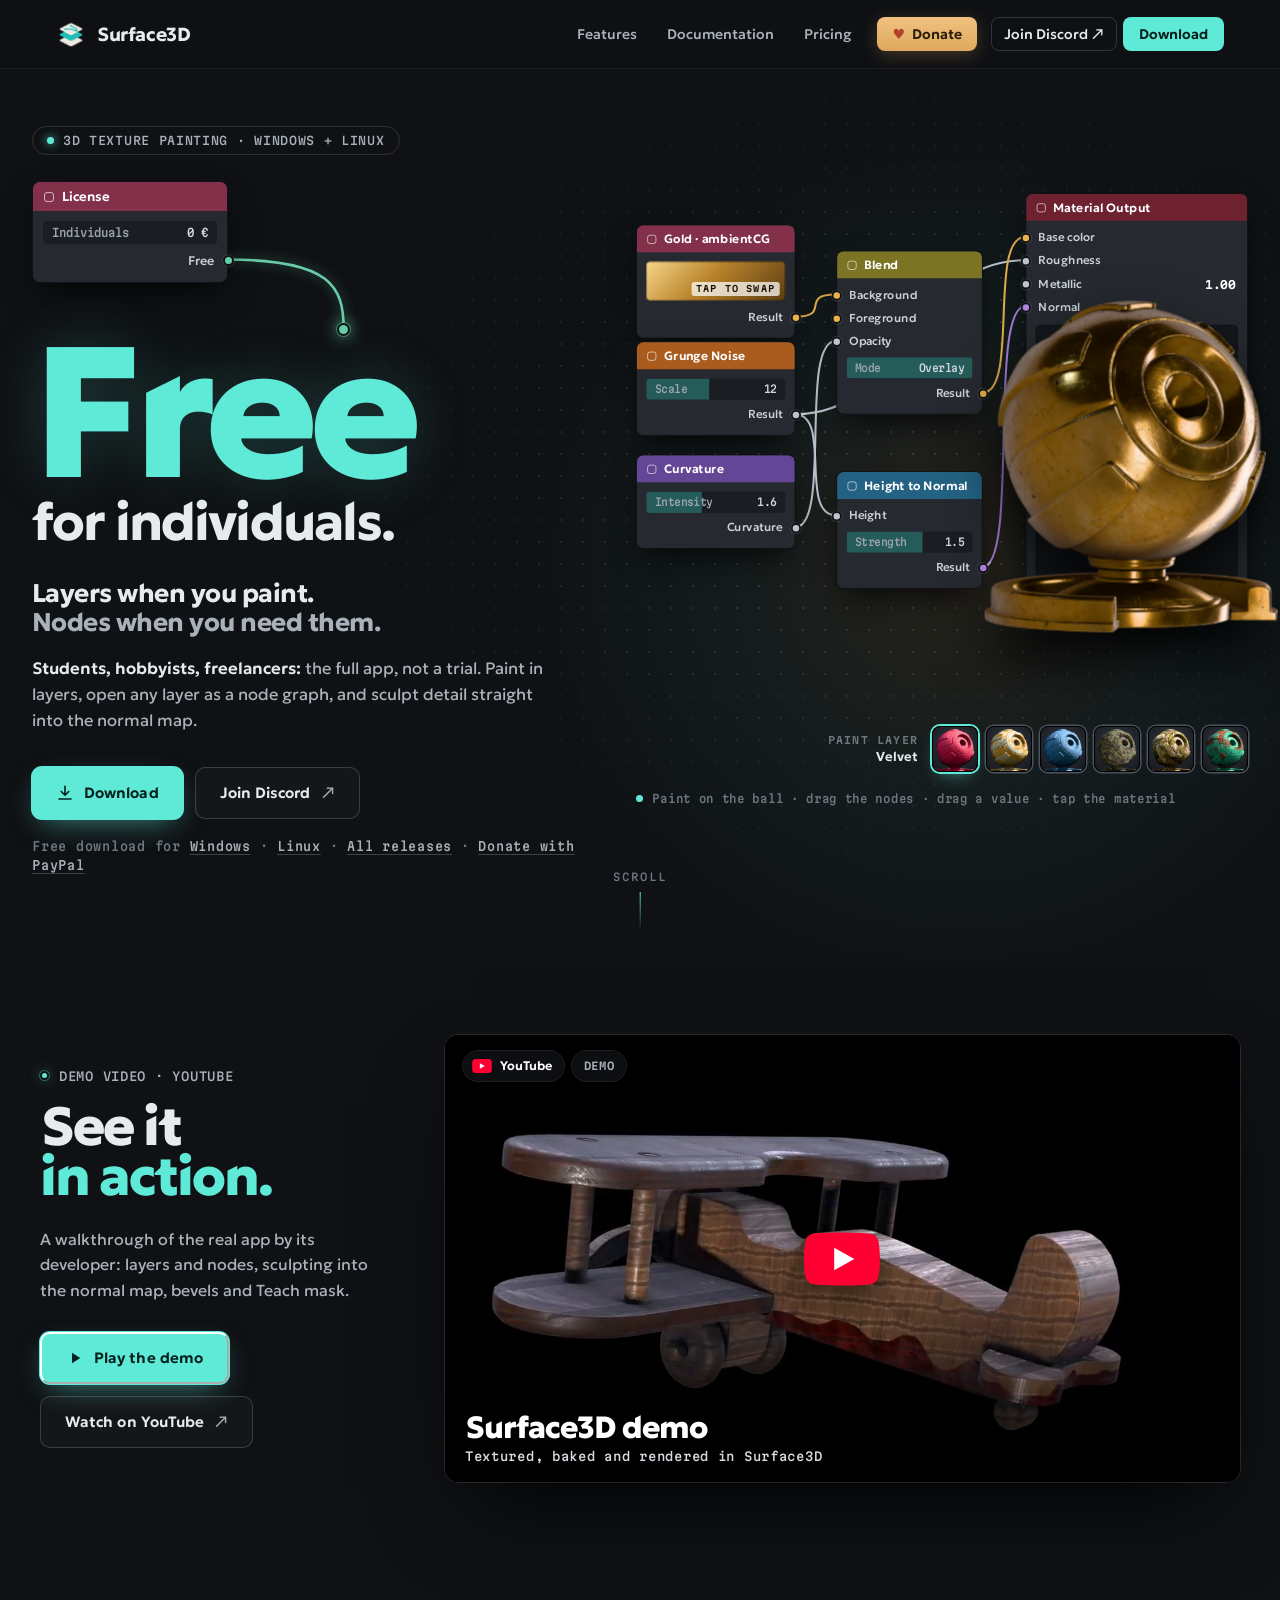
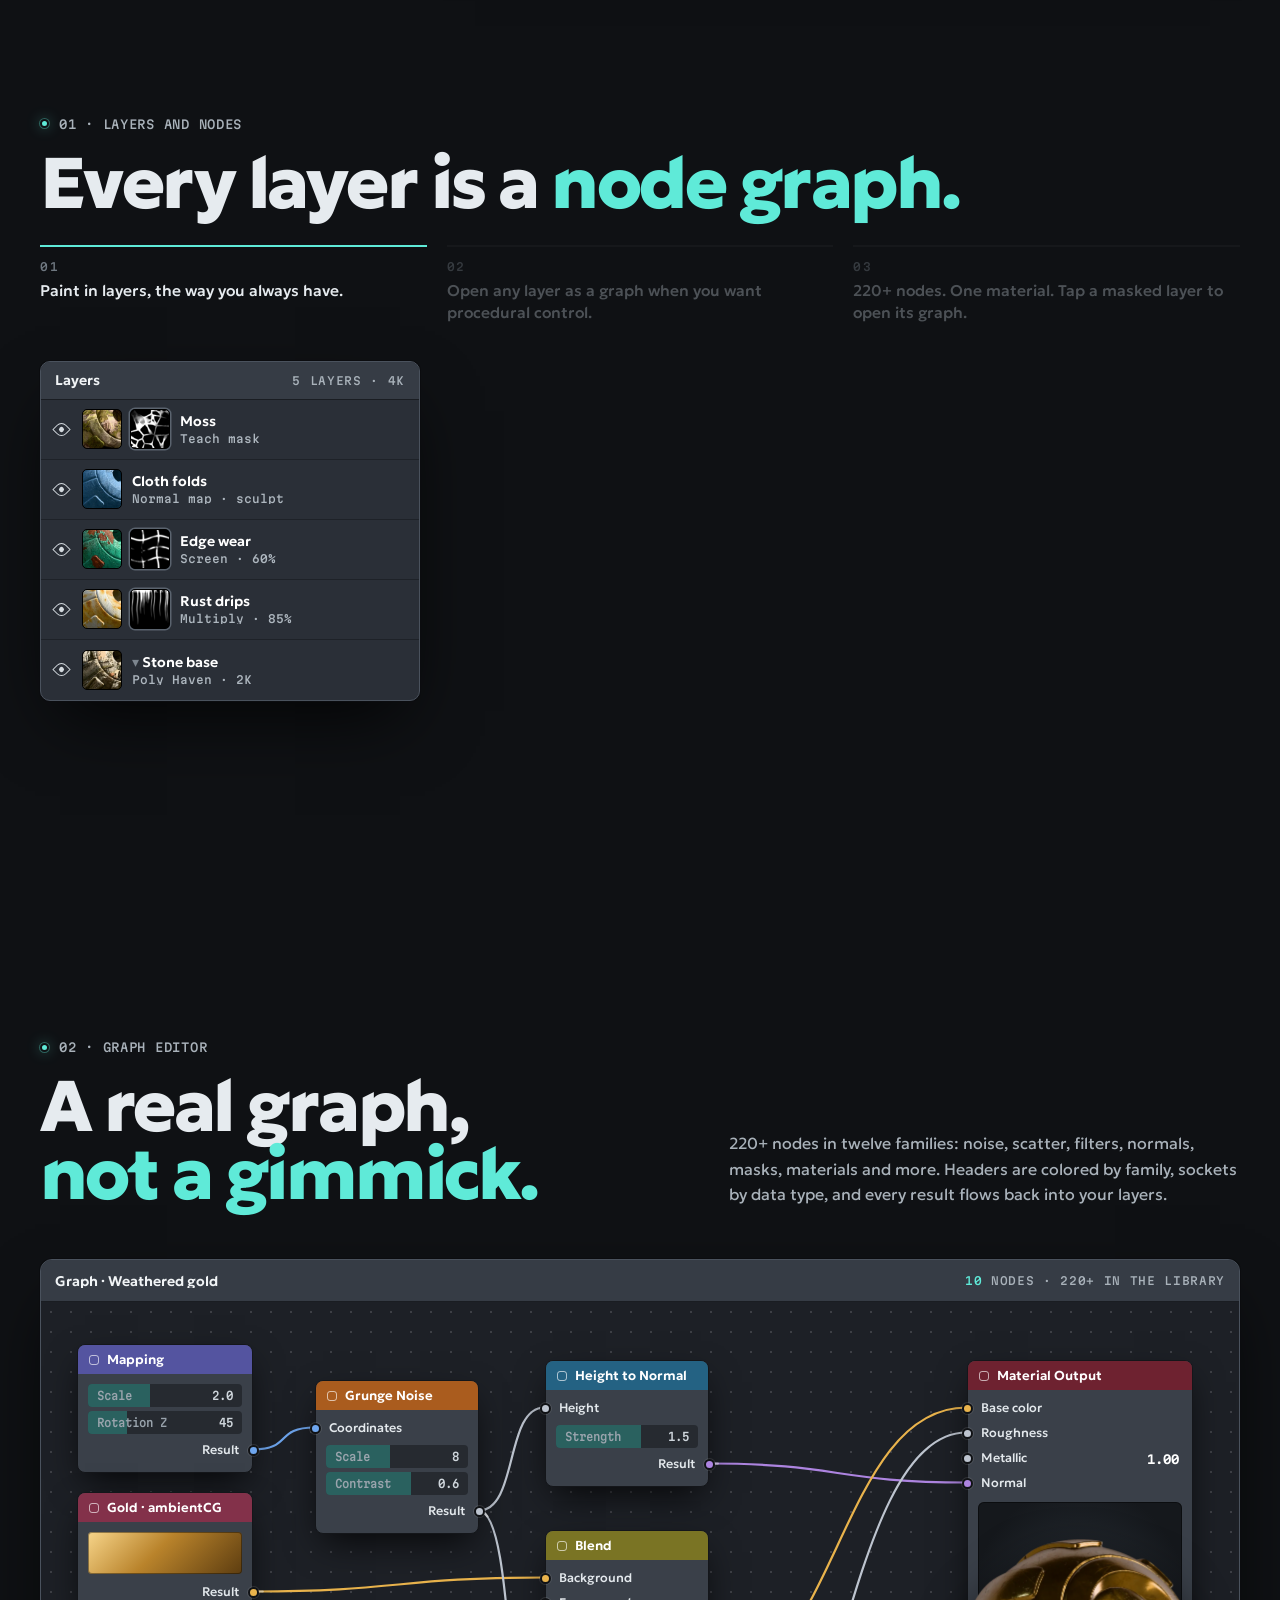
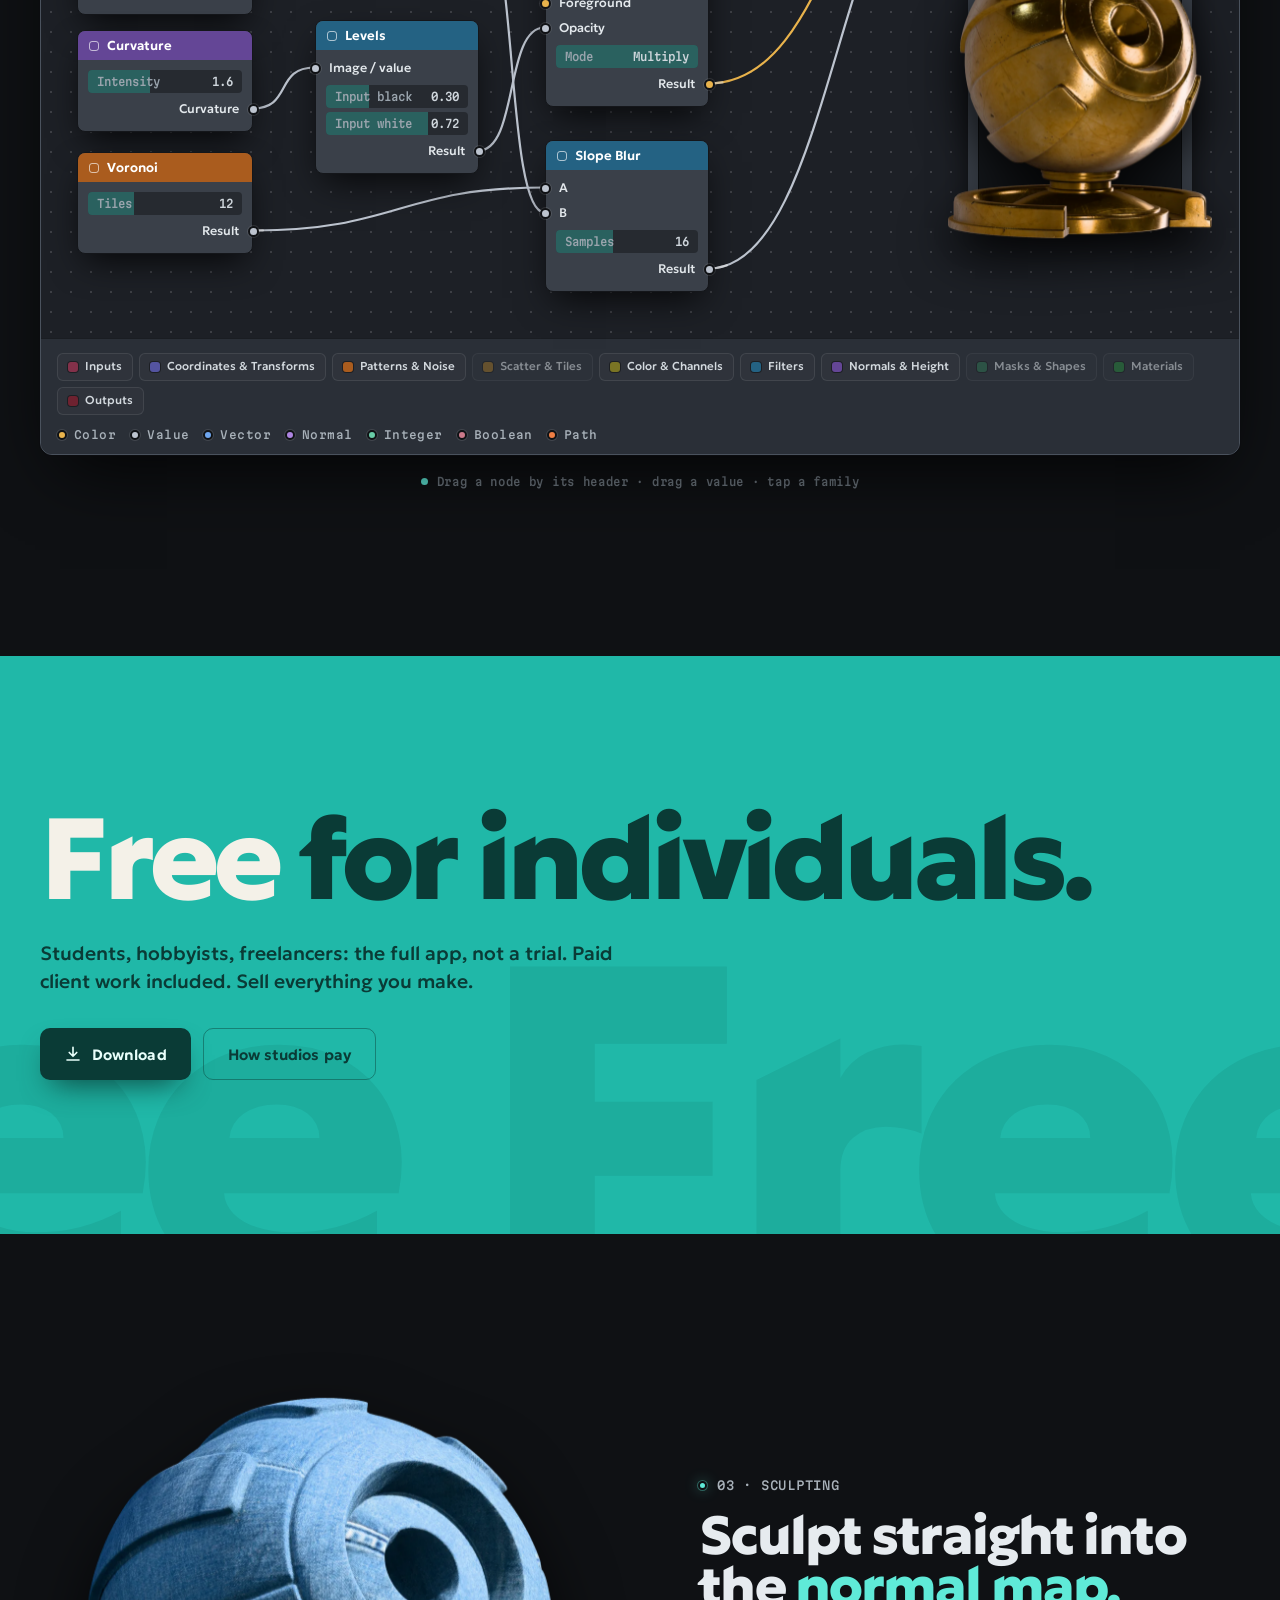
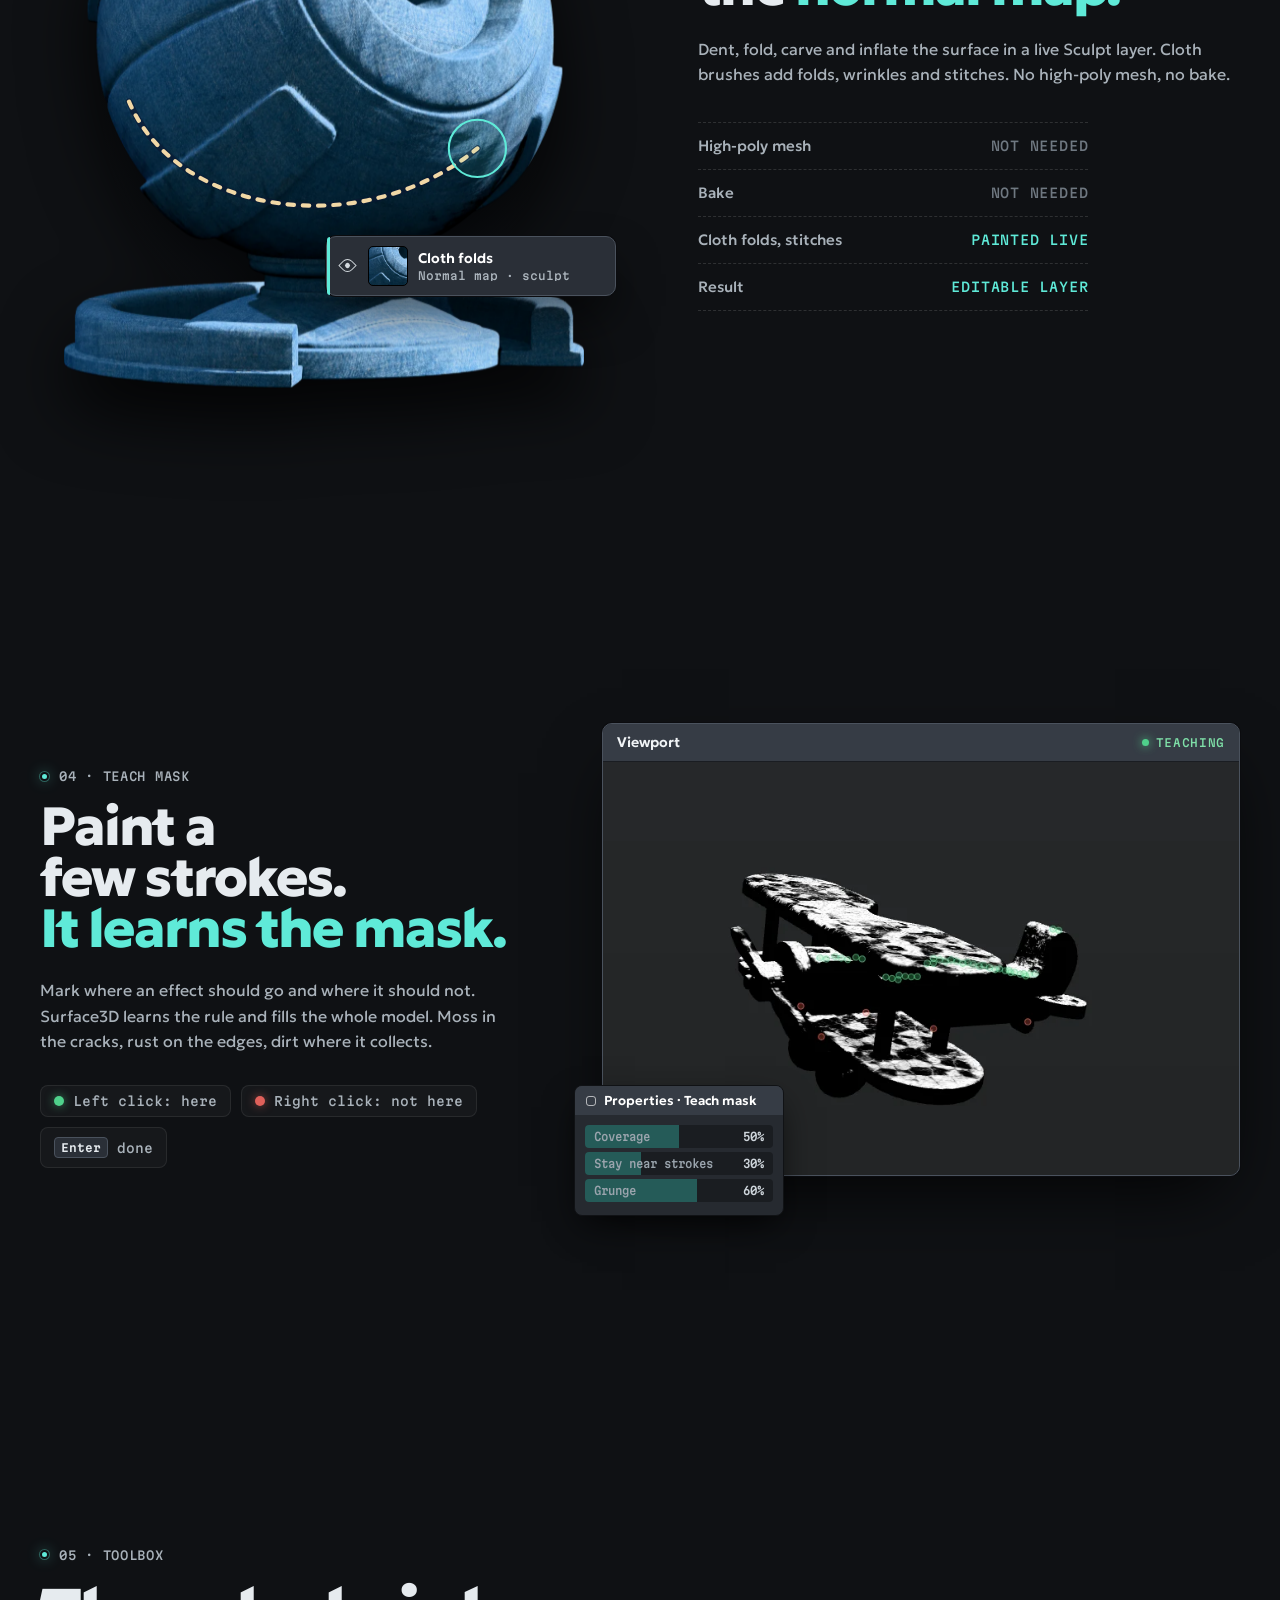
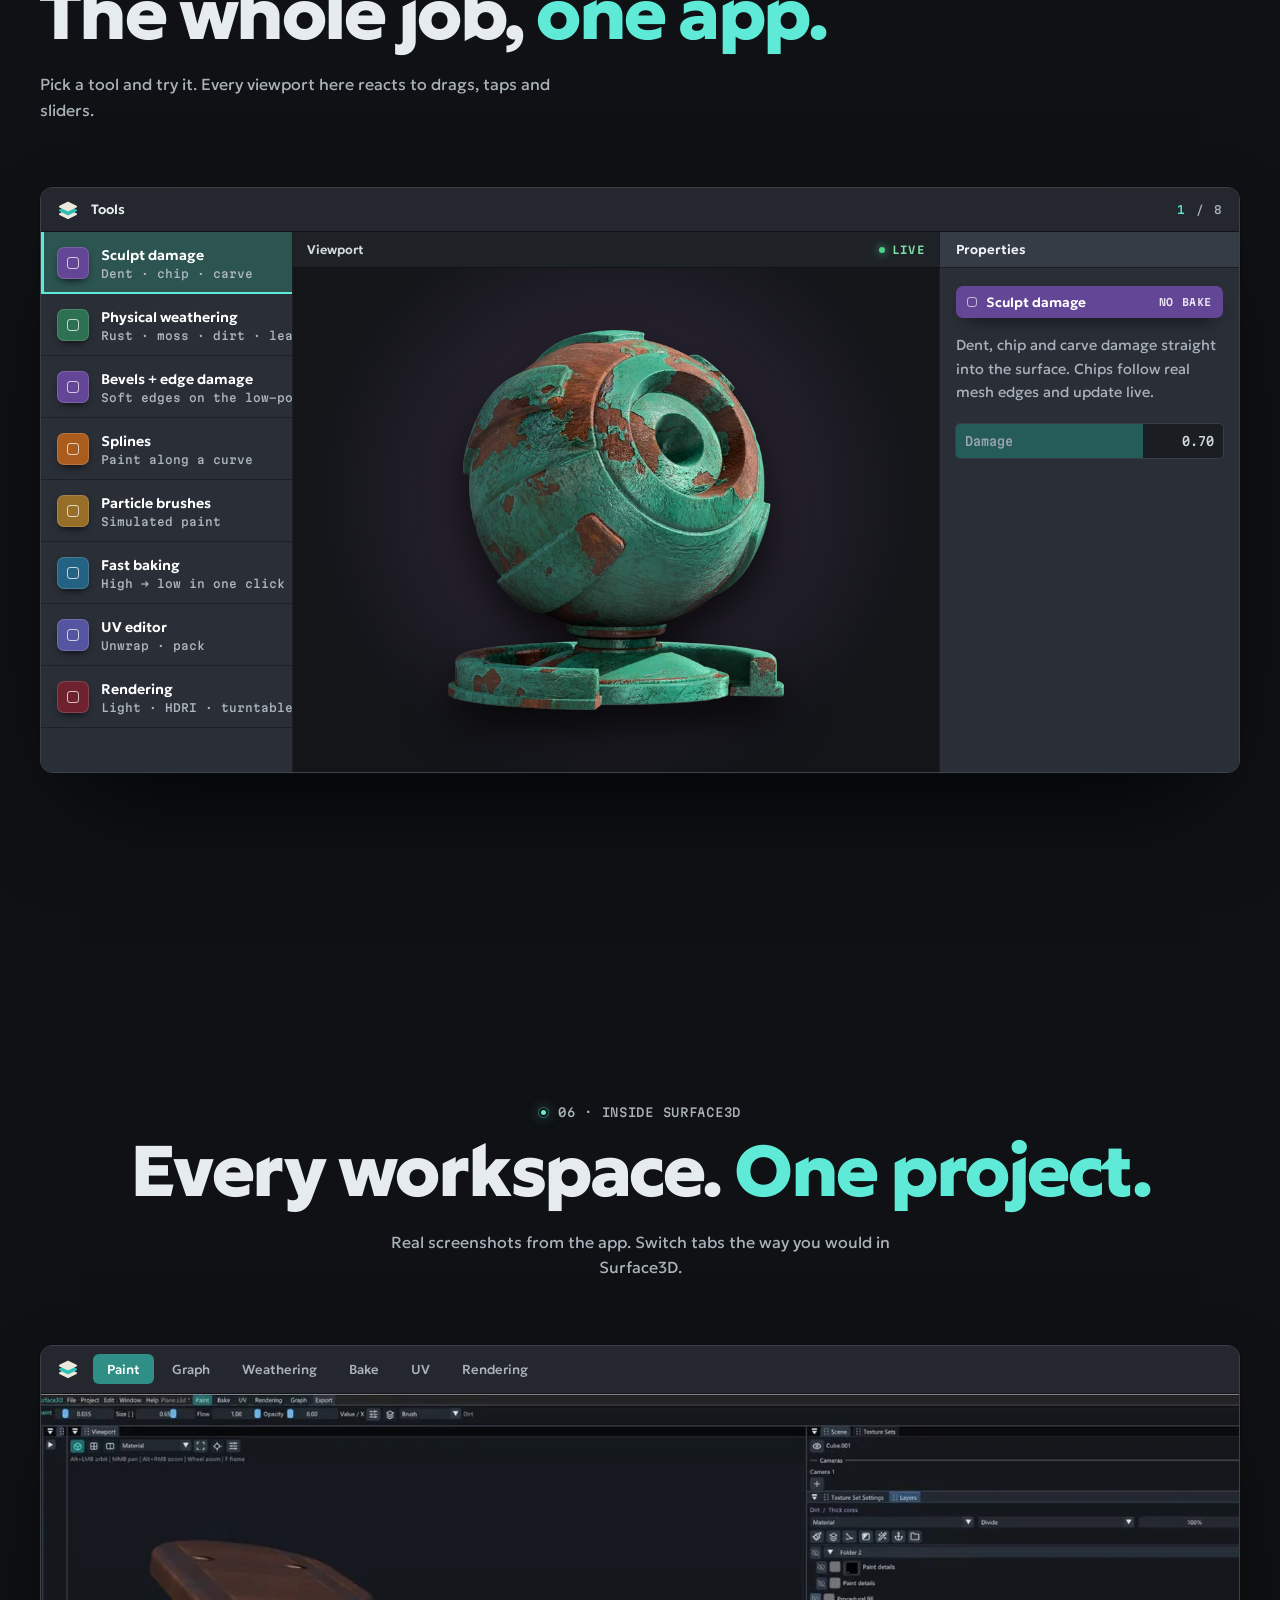
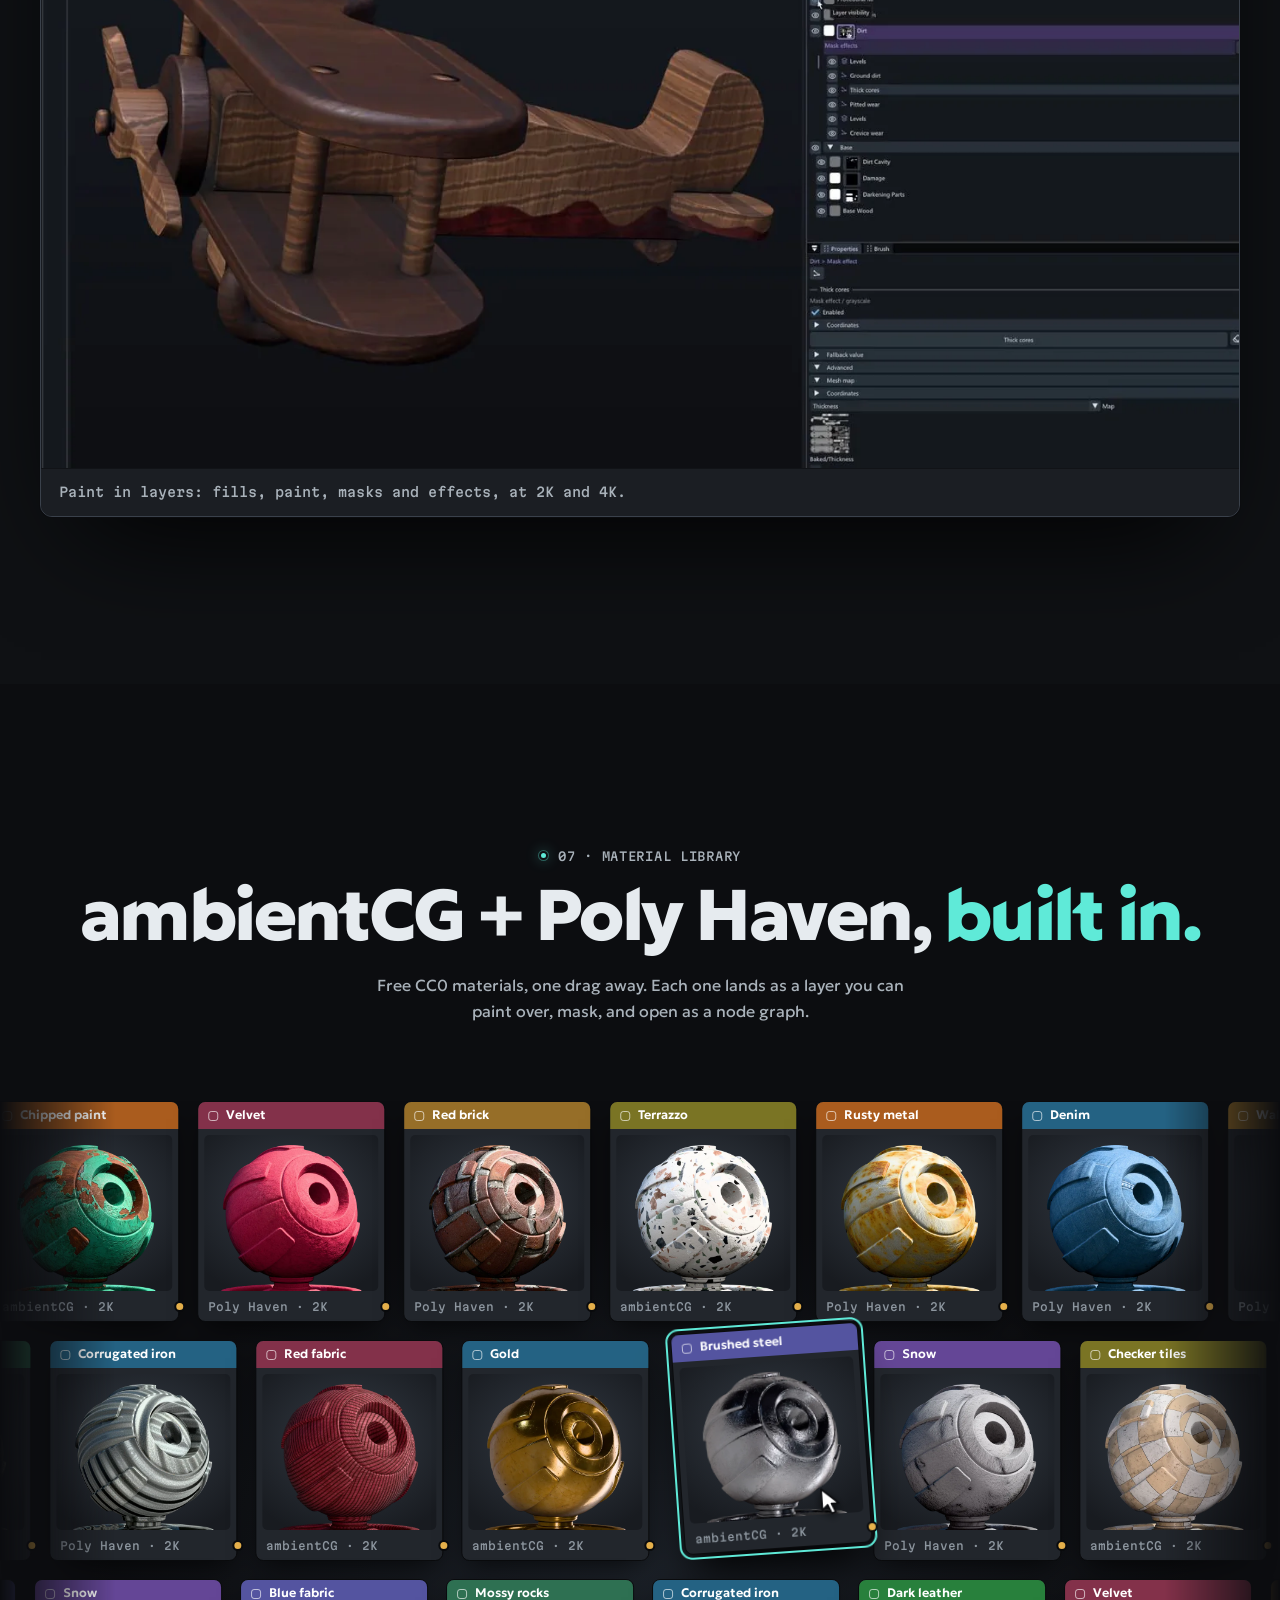
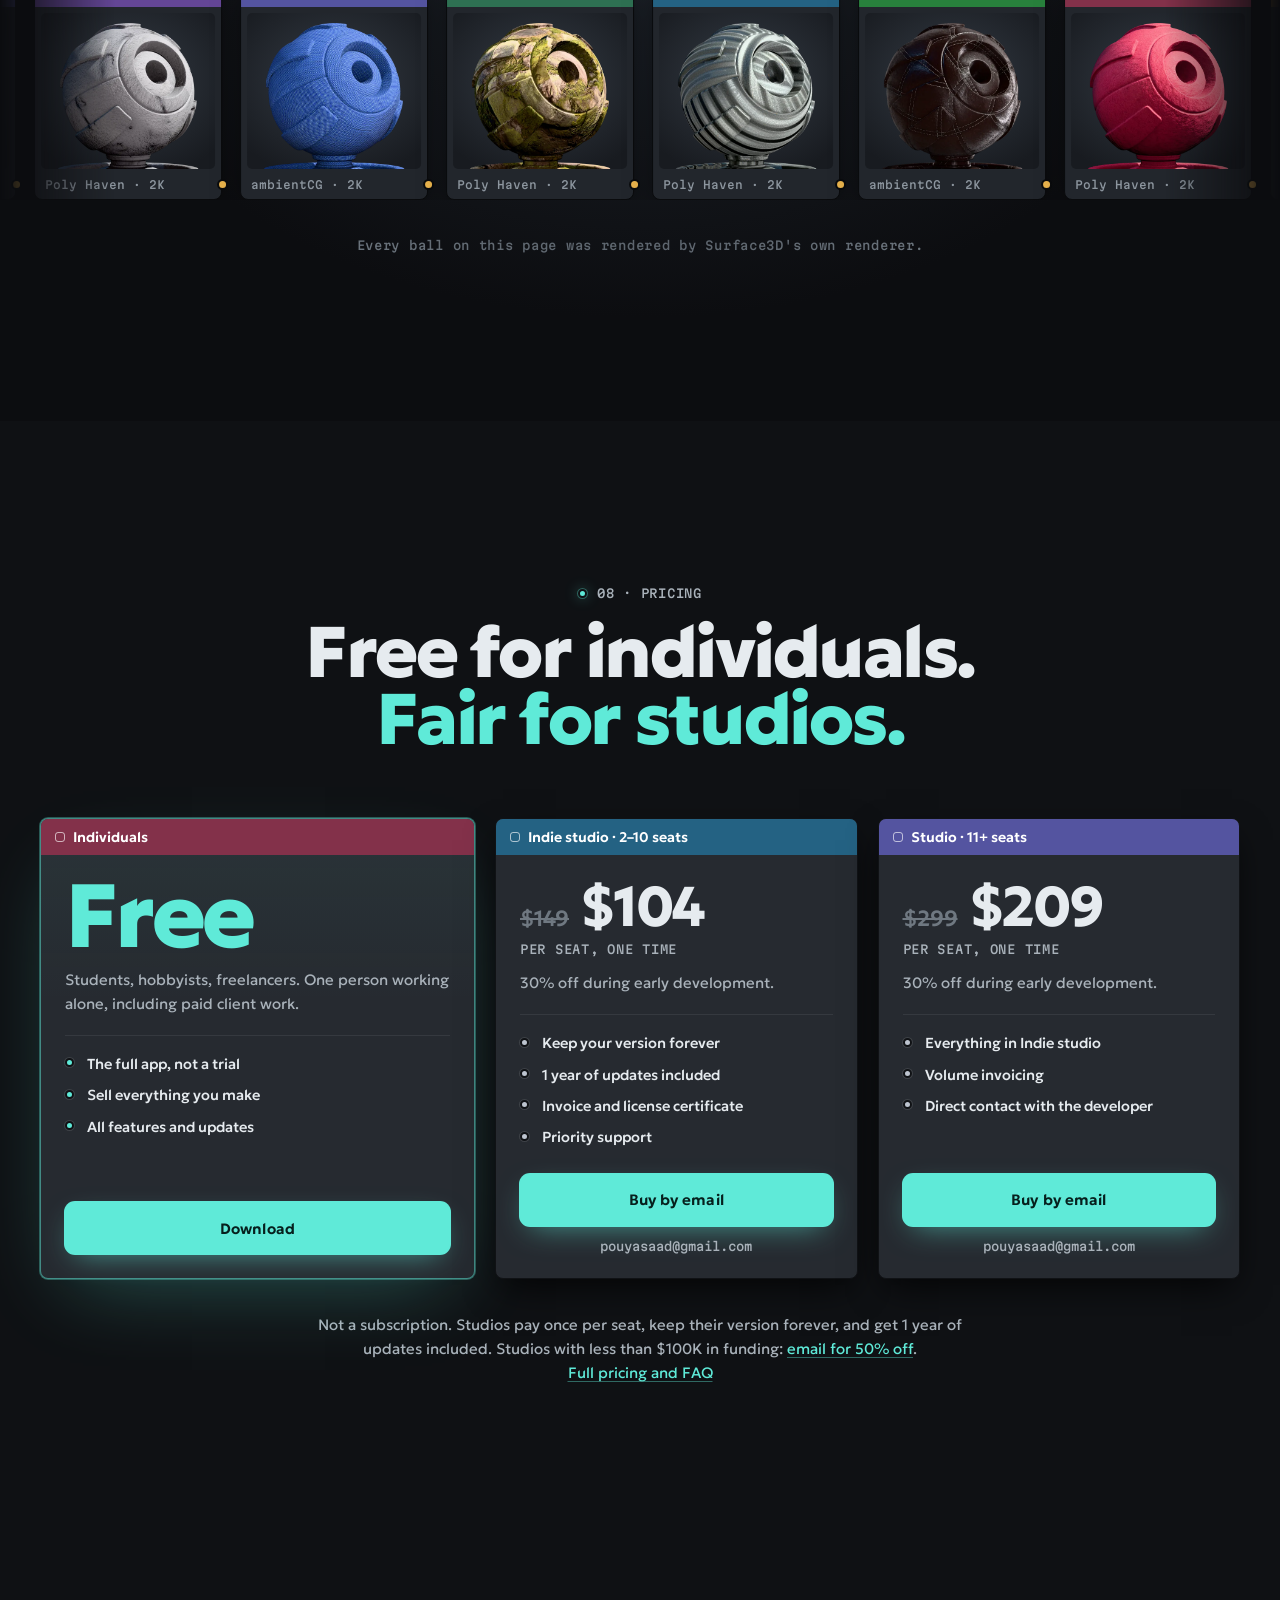
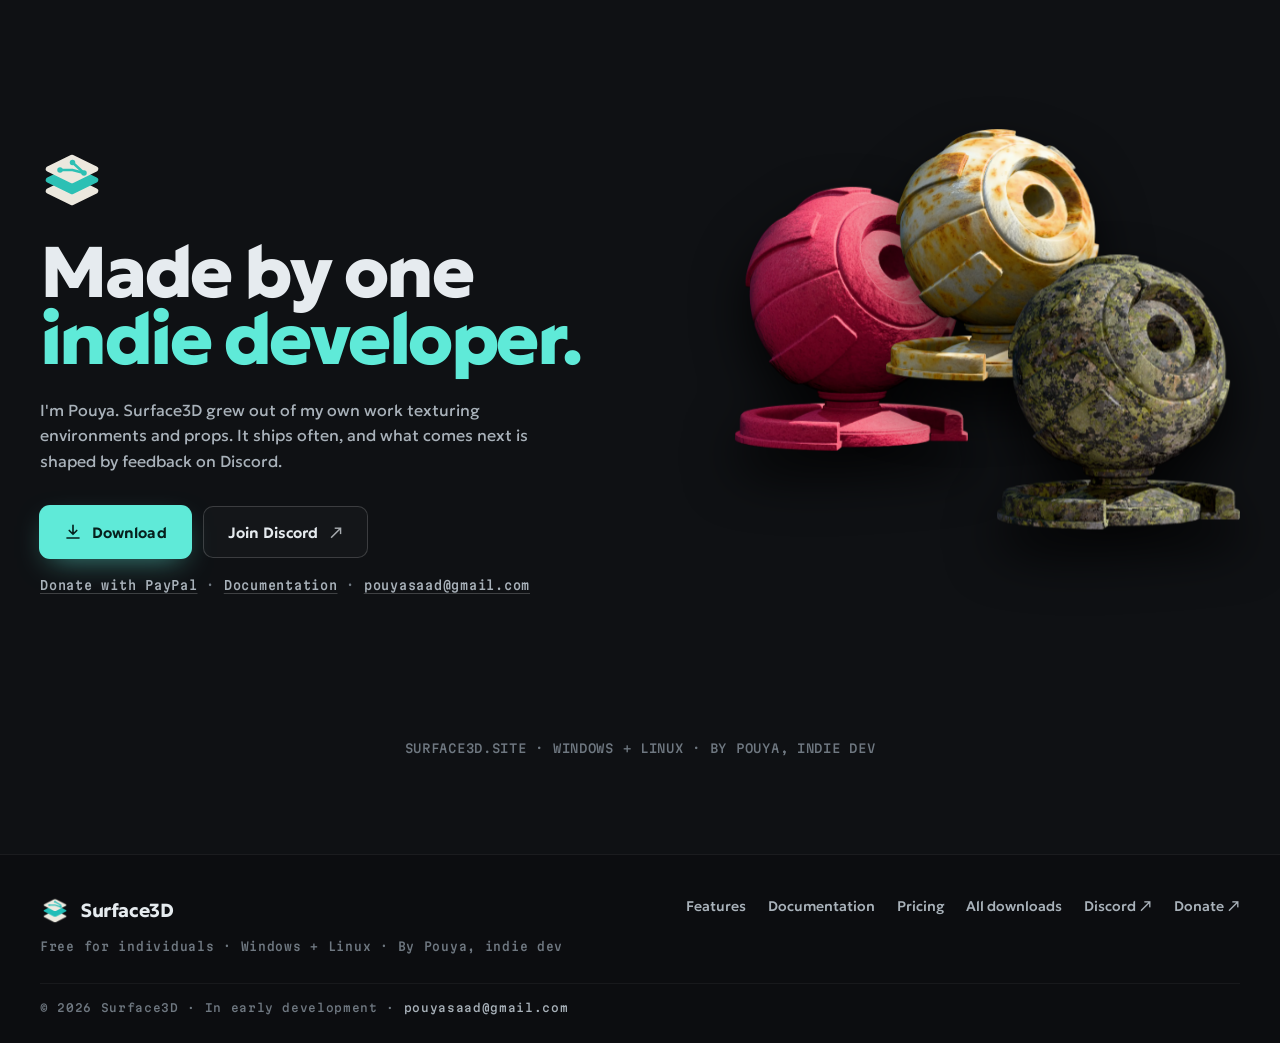
<file: index.html>
<!doctype html>
<html lang="en"><head><meta charset="utf-8"><meta name="darkreader-lock"><meta name="color-scheme" content="dark"><meta name="viewport" content="width=device-width,initial-scale=1"><meta name="theme-color" content="#0f1114"><meta name="description" content="Surface3D is a 3D texture painting app where every layer is also a node graph. Free for individuals. Windows + Linux."><title>Surface3D — Free 3D texture painting. Layers and nodes.</title>
<link rel="preconnect" href="https://fonts.googleapis.com"><link rel="preconnect" href="https://fonts.gstatic.com" crossorigin><link rel="stylesheet" href="https://fonts.googleapis.com/css2?family=Geologica:wght,SHRP@400..800,0..100&family=Martian+Mono:wdth,wght@75..112.5,400..700&display=swap">
<link rel="stylesheet" href="assets/site.css"><link rel="stylesheet" href="assets/refresh.css"><link rel="stylesheet" href="assets/usability.css"><link rel="stylesheet" href="assets/software-theme.css"><link rel="stylesheet" href="assets/polish.css"><link rel="stylesheet" href="assets/brand.css?v=20261112h"><link rel="stylesheet" href="assets/home.css?v=20261112e">
<script defer src="scripts/site.js?v=20261112e"></script><script defer src="scripts/latest-release.js?v=20261112e"></script><script defer src="scripts/home.js?v=20261112e"></script><script defer src="scripts/analytics.js?v=20261112e"></script>
<link rel="icon" type="image/png" href="assets/Surface3D.png"><link rel="apple-touch-icon" href="assets/Surface3D.png"></head>

<body data-page="home" class="home2 brand"><div id="site-header"></div>
<div class="h-progress" aria-hidden="true"><i></i></div>
<main>

<!-- HERO -->
<section class="h-hero">
 <div class="h-grid" aria-hidden="true"></div>
 <div class="h-hero-in">
  <div class="h-hero-copy">
   <p class="h-pill"><span class="dot"></span>3D texture painting · Windows + Linux<span class="st"> · <span data-status>Early development</span></span></p>
   <div class="h-license" aria-hidden="true">
    <div class="n n-sm"><div class="nh" style="--h:#83314a"><i></i>License</div><div class="nb"><div class="f"><b style="width:0"></b><em>Individuals</em><span>0 €</span></div><div class="r o">Free<s id="lic-out" style="--c:#68cca7"></s></div></div></div>
    <svg class="h-lic-wire" viewBox="0 0 100 100" preserveAspectRatio="none"><path pathLength="1" d=""/></svg>
   </div>
   <h1 class="h-free"><span class="h-free-word"><s id="free-in"></s>Free</span><span class="h-free-for">for individuals.</span></h1>
   <p class="h-tag">Layers when you paint.<br><span>Nodes when you need them.</span></p>
   <p class="h-lede"><b>Students, hobbyists, freelancers:</b> the full app, not a trial. Paint in layers, open any layer as a node graph, and sculpt detail straight into the normal map.</p>
   <div class="h-actions">
    <a class="h-btn primary" data-link="build" href="https://github.com/moaref1/Surface3D/releases/latest"><svg viewBox="0 0 24 24" width="18" height="18" fill="none" stroke="currentColor" stroke-width="2.2" stroke-linecap="round" stroke-linejoin="round" aria-hidden="true"><path d="M12 3v12m0 0-5-5m5 5 5-5M4 20h16"/></svg><span data-os-label>Download</span></a>
    <a class="h-btn ghost" data-link="discord" href="https://discord.gg/K3YzGP72cg">Join Discord <b aria-hidden="true">↗</b></a>
   </div>
   <p class="h-small">Free download for <a data-link="windows" href="https://github.com/moaref1/Surface3D/releases/latest">Windows</a> · <a data-link="linux" href="https://github.com/moaref1/Surface3D/releases/latest">Linux</a> · <a data-link="releases" href="https://github.com/moaref1/Surface3D/releases/latest">All releases</a> · <a data-link="donate" href="https://www.paypal.com/donate/?hosted_button_id=SFRZK6K2A957J" target="_blank" rel="noopener noreferrer">Donate</a></p>
  </div>

  <div class="h-hero-stage">
   <div class="h-scale" data-w="660" data-h="560">
    <div class="h-canvas" id="hero-graph">
     <svg class="wires" aria-hidden="true">
      <path data-w="g-col b-a" style="--d:.5s"/><path data-w="t-mask b-mask" style="--d:.8s"/><path data-w="gn-val o-rough" style="--d:1.1s"/><path data-w="gn-val hn-h" style="--d:1.0s"/><path data-w="hn-n o-nrm" style="--d:1.4s"/><path data-w="b-out o-base" style="--d:1.25s"/>
     </svg>
     <div class="n n-mat" id="hero-mat" style="left:0;top:34px;width:172px;--d:.05s" role="button" tabindex="0" aria-label="Swap the material"><div class="nh" style="--h:#83314a"><i></i><span class="t">Gold · ambientCG</span></div><div class="nb"><div class="sw" style="background-image:linear-gradient(135deg,#f7d58a,#b9832b 45%,#5d3d10)"><span>Tap to swap</span></div><div class="r o">Result<s id="g-col" style="--c:#e9b34c"></s></div></div></div>
     <div class="n" style="left:0;top:160px;width:172px;--d:.15s"><div class="nh" style="--h:#aa5c1e"><i></i>Grunge Noise</div><div class="nb"><div class="f"><b style="width:45%"></b><em>Scale</em><span>12</span></div><div class="r o">Result<s id="gn-val" style="--c:#bdc4cf"></s></div></div></div>
     <div class="n" style="left:0;top:282px;width:172px;--d:.25s"><div class="nh" style="--h:#644696"><i></i>Curvature</div><div class="nb"><div class="f"><b style="width:40%"></b><em>Intensity</em><span>1.6</span></div><div class="r o">Curvature<s id="t-mask" style="--c:#bdc4cf"></s></div></div></div>
     <div class="n" style="left:216px;top:62px;width:158px;--d:.35s"><div class="nh" style="--h:#7a7424"><i></i>Blend</div><div class="nb"><div class="r i"><s id="b-a" style="--c:#e9b34c"></s>Background</div><div class="r i"><s style="--c:#e9b34c"></s>Foreground</div><div class="r i"><s id="b-mask" style="--c:#bdc4cf"></s>Opacity</div><div class="f"><b style="width:100%"></b><em>Mode</em><span>Overlay</span></div><div class="r o">Result<s id="b-out" style="--c:#e9b34c"></s></div></div></div>
     <div class="n" style="left:216px;top:300px;width:158px;--d:.45s"><div class="nh" style="--h:#246283"><i></i>Height to Normal</div><div class="nb"><div class="r i"><s id="hn-h" style="--c:#bdc4cf"></s>Height</div><div class="f"><b style="width:60%"></b><em>Strength</em><span>1.5</span></div><div class="r o">Result<s id="hn-n" style="--c:#ad84e0"></s></div></div></div>
     <div class="n n-out" style="left:420px;top:0;width:240px;--d:.55s"><div class="nh" style="--h:#6e2230"><i></i>Material Output</div><div class="nb"><div class="r i"><s id="o-base" style="--c:#e9b34c"></s>Base color</div><div class="r i"><s id="o-rough" style="--c:#bdc4cf"></s>Roughness</div><div class="r i"><s style="--c:#bdc4cf"></s>Metallic<em id="hero-metal">1.00</em></div><div class="r i"><s id="o-nrm" style="--c:#ad84e0"></s>Normal</div><div class="pv"></div></div></div>
     <div class="h-hero-ball" data-par="-0.06"><picture><source type="image/webp" srcset="assets/img/matballs/acg-metal007-lg.webp"><img src="assets/img/matballs/acg-metal007-lg.png" alt="Gold matball rendered in Surface3D with an ambientCG material" width="1058" height="1200" fetchpriority="high"></picture><canvas class="h-paint" aria-label="Paint another material onto the ball: drag to paint"></canvas><i class="h-brush" aria-hidden="true"></i></div>

    </div>
   </div>
   <div class="h-palette" role="group" aria-label="Material to paint"><span class="pal-l">Paint layer<b class="pal-name">Velvet</b></span><button type="button" data-mat="ph-velour-velvet" data-size="lg" aria-label="Paint Velvet" title="Velvet"><img src="assets/img/matballs/ph-velour-velvet-sm.webp" alt="" width="494" height="560" loading="lazy" decoding="async"></button><button type="button" data-mat="ph-rusty-metal-02" data-size="lg" aria-label="Paint Rusty metal" title="Rusty metal"><img src="assets/img/matballs/ph-rusty-metal-02-sm.webp" alt="" width="494" height="560" loading="lazy" decoding="async"></button><button type="button" data-mat="ph-denim-fabric" data-size="lg" aria-label="Paint Denim" title="Denim"><img src="assets/img/matballs/ph-denim-fabric-sm.webp" alt="" width="494" height="560" loading="lazy" decoding="async"></button><button type="button" data-mat="ph-mossy-rock" data-size="lg" aria-label="Paint Mossy rock" title="Mossy rock"><img src="assets/img/matballs/ph-mossy-rock-sm.webp" alt="" width="494" height="560" loading="lazy" decoding="async"></button><button type="button" data-mat="ph-aerial-rocks-02" data-size="lg" aria-label="Paint Mossy rocks" title="Mossy rocks"><img src="assets/img/matballs/ph-aerial-rocks-02-sm.webp" alt="" width="494" height="560" loading="lazy" decoding="async"></button><button type="button" data-mat="acg-paintedmetal006" data-size="sm" aria-label="Paint Chipped paint" title="Chipped paint"><img src="assets/img/matballs/acg-paintedmetal006-sm.webp" alt="" width="494" height="560" loading="lazy" decoding="async"></button></div>
   <p class="h-hint"><i></i>Paint on the ball · drag the nodes · drag a value · tap the material</p>
  </div>
 </div>
 <a class="h-scroll" href="#layers" aria-label="Scroll to the next section"><span>Scroll</span><i></i></a>
</section>

<!-- VIDEO -->
<section class="h-sec h-video" id="video">
 <div class="h-wrap h-demo">
  <div class="h-demo-copy" data-reveal>
   <p class="h-kick">Demo video · YouTube</p>
   <h2 class="sm">See it <span>in action.</span></h2>
   <p class="h-body">A walkthrough of the real app by its developer: layers and nodes, sculpting into the normal map, bevels and Teach mask.</p>
   <div class="h-actions">
    <button class="h-btn primary" type="button" data-yt-go><svg viewBox="0 0 24 24" width="18" height="18" aria-hidden="true"><path d="M8 5v14l11-7z" fill="currentColor"/></svg>Play the demo</button>
    <a class="h-btn ghost" href="https://www.youtube.com/watch?v=ch42iDu6474" target="_blank" rel="noopener noreferrer">Watch on YouTube <b aria-hidden="true">↗</b></a>
   </div>
  </div>
  <div class="h-yt" data-reveal>
   <button class="h-yt-play" type="button" data-yt="ch42iDu6474" aria-label="Play the Surface3D demo video (YouTube)">
    <picture><source type="image/webp" srcset="assets/img/demo-poster.webp"><img src="assets/img/demo-poster.jpg" alt="" width="1440" height="810" loading="lazy" decoding="async"></picture>
    <span class="yt-top"><span class="yt-chip"><svg viewBox="0 0 28 20" width="20" height="14" aria-hidden="true"><rect width="28" height="20" rx="5" fill="#ff0033"/><path d="M11 6v8l7-4z" fill="#fff"/></svg>YouTube</span><span class="yt-chip dim">Demo</span></span>
    <span class="yt-btn" aria-hidden="true"><svg viewBox="0 0 68 48" width="76" height="54"><path d="M66.5 7.7a8.5 8.5 0 0 0-6-6C55.3.3 34 .3 34 .3s-21.3 0-26.5 1.4a8.5 8.5 0 0 0-6 6C.1 13 .1 24 .1 24s0 11 1.4 16.3a8.5 8.5 0 0 0 6 6C12.7 47.7 34 47.7 34 47.7s21.3 0 26.5-1.4a8.5 8.5 0 0 0 6-6C67.9 35 67.9 24 67.9 24s0-11-1.4-16.3z" fill="#ff0033"/><path d="M27 34V14l18 10z" fill="#fff"/></svg></span>
    <span class="yt-title"><b>Surface3D demo</b><small>Textured, baked and rendered in Surface3D</small></span>
   </button>
  </div>
 </div>
</section>

<!-- 01 LAYERS = GRAPHS -->
<section class="h-sec h-layers" id="layers" data-scrub data-sticky>
 <div class="h-sticky">
  <div class="h-wrap h-layers-in">
   <header class="h-head">
    <p class="h-kick">01 · Layers and nodes</p>
    <h2>Every layer is a <span>node graph.</span></h2>
    <ol class="h-steps" aria-label="How it works">
     <li data-at="0">Paint in layers, the way you always have.</li>
     <li data-at=".2">Open any layer as a graph when you want procedural control.</li>
     <li data-at=".45">220+ nodes. One material. Tap a masked layer to open its graph.</li>
    </ol>
   </header>
   <div class="h-ln-scene">
    <div class="panel h-lp" aria-label="Layers panel">
     <div class="pt">Layers<em>5 LAYERS · 4K</em></div>
     <div class="row is-sel" id="row-moss" data-g="moss" role="button" tabindex="0"><span class="eye"></span><span class="th" style="background-image:url(assets/img/matballs/ph-aerial-rocks-02-sm.webp)"></span><span class="mk" style="background-image:url(assets/img/masks/moss.png)"></span><span class="nm"><b>Moss</b><span>Teach mask</span></span><span class="gb">GRAPH</span></div>
     <div class="row"><span class="eye"></span><span class="th" style="background-image:url(assets/img/matballs/ph-denim-fabric-sm.webp)"></span><span class="nm"><b>Cloth folds</b><span>Normal map · sculpt</span></span></div>
     <div class="row" data-g="edges" role="button" tabindex="0"><span class="eye"></span><span class="th" style="background-image:url(assets/img/matballs/acg-paintedmetal006-sm.webp)"></span><span class="mk" style="background-image:url(assets/img/masks/edges.png)"></span><span class="nm"><b>Edge wear</b><span>Screen · 60%</span></span><span class="gb">GRAPH</span></div>
     <div class="row" data-g="drips" role="button" tabindex="0"><span class="eye"></span><span class="th" style="background-image:url(assets/img/matballs/ph-rusty-metal-02-sm.webp)"></span><span class="mk" style="background-image:url(assets/img/masks/drips.png)"></span><span class="nm"><b>Rust drips</b><span>Multiply · 85%</span></span><span class="gb">GRAPH</span></div>
     <div class="row fold"><span class="eye"></span><span class="th" style="background-image:url(assets/img/matballs/ph-castle-wall-slates-sm.webp)"></span><span class="nm"><b>Stone base</b><span>Poly Haven · 2K</span></span></div>
    </div>
    <svg class="h-zoom" aria-hidden="true"><polygon points=""/><path d=""/></svg>
    <div class="panel h-gp" id="graph-panel">
     <div class="pt"><span id="gp-title">Moss · mask graph</span><em>LAYER = GRAPH</em></div>
     <div class="h-gp-body">
      <div class="h-scale" data-w="640" data-h="330">
       <div class="h-canvas" id="layer-graph"></div>
      </div>
     </div>
    </div>
   </div>
  </div>
 </div>
</section>

<!-- 02 GRAPH EDITOR -->
<section class="h-sec h-graph" id="graph">
 <div class="h-wrap">
  <div class="h-graph-head" data-reveal>
   <div>
    <p class="h-kick">02 · Graph editor</p>
    <h2>A real graph, <span>not a gimmick.</span></h2>
   </div>
   <p class="h-body">220+ nodes in twelve families: noise, scatter, filters, normals, masks, materials and more. Headers are colored by family, sockets by data type, and every result flows back into your layers.</p>
  </div>
  <div class="panel h-ge" data-reveal>
   <div class="pt"><span>Graph · Weathered gold</span><em><span class="ge-n">10</span> NODES<span class="lib"> · 220+ IN THE LIBRARY</span></em></div>
   <div class="h-ge-body"><div class="h-scale" data-w="1160" data-h="600" data-min=".62"><div class="h-canvas" id="ge-canvas"></div></div></div>
   <div class="h-ge-foot">
    <div class="ge-fam" role="group" aria-label="Node families: tap to highlight"></div>
    <div class="ge-sock" aria-label="Socket colors by data type"></div>
   </div>
  </div>
  <p class="h-hint center"><i></i><span class="m-only">Swipe the graph · </span>Drag a node by its header · drag a value · tap a family</p>
 </div>
</section>

<!-- FREE BAND -->
<section class="h-band" id="free" aria-label="Free for individuals">
 <div class="h-band-word" aria-hidden="true"><span>Free</span><span>Free</span><span>Free</span></div>
 <div class="h-wrap h-band-in">
  <p class="h-band-big"><span>Free</span> for individuals.</p>
  <p class="h-band-sub">Students, hobbyists, freelancers: the full app, not a trial. Paid client work included. Sell everything you make.</p>
  <div class="h-actions"><a class="h-btn dark" data-link="build" href="https://github.com/moaref1/Surface3D/releases/latest"><svg viewBox="0 0 24 24" width="18" height="18" fill="none" stroke="currentColor" stroke-width="2.2" stroke-linecap="round" stroke-linejoin="round" aria-hidden="true"><path d="M12 3v12m0 0-5-5m5 5 5-5M4 20h16"/></svg><span data-os-label>Download</span></a><a class="h-btn line" href="#pricing">How studios pay</a></div>
 </div>
</section>

<!-- 03 SCULPT -->
<section class="h-sec h-sculpt" id="sculpt">
 <div class="h-wrap h-split">
  <div class="h-sculpt-art" data-reveal>
   <div class="h-glow g-blue"></div>
   <picture class="h-ball-lg" data-par="0.08"><source type="image/webp" srcset="assets/img/matballs/ph-denim-fabric-lg.webp"><img src="assets/img/matballs/ph-denim-fabric-lg.png" alt="Denim matball rendered in Surface3D with a Poly Haven material" width="1058" height="1200" loading="lazy" decoding="async"></picture>
   <svg class="h-stitch" viewBox="0 0 400 454" aria-hidden="true"><path class="seam" pathLength="1" d="M50 232 C86 318 228 342 318 268"/><path class="stitches" pathLength="1" d="M50 232 C86 318 228 342 318 268"/><circle class="brush" cx="318" cy="268" r="22"/></svg>
   <div class="row h-chip"><span class="eye"></span><span class="th" style="background-image:url(assets/img/matballs/ph-denim-fabric-sm.webp)"></span><span class="nm"><b>Cloth folds</b><span>Normal map · sculpt</span></span></div>
  </div>
  <div class="h-copy" data-reveal>
   <p class="h-kick">03 · Sculpting</p>
   <h2 class="sm">Sculpt straight into the <span>normal map.</span></h2>
   <p class="h-body">Dent, fold, carve and inflate the surface in a live Sculpt layer. Cloth brushes add folds, wrinkles and stitches. No high-poly mesh, no bake.</p>
   <dl class="h-receipt">
    <div><dt>High-poly mesh</dt><dd>not needed</dd></div>
    <div><dt>Bake</dt><dd>not needed</dd></div>
    <div><dt>Cloth folds, stitches</dt><dd class="ok">painted live</dd></div>
    <div><dt>Result</dt><dd class="ok">editable layer</dd></div>
   </dl>
  </div>
 </div>
</section>

<!-- 04 TEACH MASK -->
<section class="h-sec h-teach" id="teach">
 <div class="h-wrap h-split rev">
  <div class="h-copy" data-reveal>
   <p class="h-kick">04 · Teach mask</p>
   <h2 class="sm">Paint a few strokes.<br><span>It learns the mask.</span></h2>
   <p class="h-body">Mark where an effect should go and where it should not. Surface3D learns the rule and fills the whole model. Moss in the cracks, rust on the edges, dirt where it collects.</p>
   <ul class="h-legend"><li><i class="here"></i>Left click: here</li><li><i class="not"></i>Right click: not here</li><li><kbd>Enter</kbd> done</li></ul>
  </div>
  <div class="h-teach-art" data-reveal>
   <div class="panel h-vp">
    <div class="pt">Viewport<em class="teaching"><i></i>TEACHING</em></div>
    <picture><source type="image/webp" srcset="assets/img/teach-viewport.webp"><img src="assets/img/teach-viewport.jpg" alt="Surface3D viewport in Teach mask mode: a few green strokes mark where the mask goes, red dots where it does not, and the learned mask covers the plane" width="770" height="500" loading="lazy" decoding="async"></picture>
   </div>
   <div class="n h-tm-node"><div class="nh" style="--h:#363c45"><i></i>Properties · Teach mask</div><div class="nb"><div class="f"><b style="width:50%"></b><em>Coverage</em><span>50%</span></div><div class="f"><b style="width:30%"></b><em>Stay near strokes</em><span>30%</span></div><div class="f"><b style="width:60%"></b><em>Grunge</em><span>60%</span></div></div></div>
  </div>
 </div>
</section>

<!-- 05 TOOLBOX -->
<section class="h-sec h-tools" id="tools">
 <div class="h-wrap">
  <div class="h-head" data-reveal>
   <p class="h-kick">05 · Toolbox</p>
   <h2>The whole job, <span>one app.</span></h2>
   <p class="h-body">Pick a tool and try it. Every viewport here reacts to drags, taps and sliders.</p>
  </div>
  <div class="h-app" data-vars data-reveal>
   <div class="h-app-bar"><svg class="h-win-logo" viewBox="0 0 256 256" aria-hidden="true"><path d="M128 130 L222 176 L128 222 L34 176 Z" fill="#ece8de" stroke="#ece8de" stroke-width="22" stroke-linejoin="round"/><path d="M128 86 L222 132 L128 178 L34 132 Z" fill="#2cc0b4" stroke="#2cc0b4" stroke-width="22" stroke-linejoin="round"/><path d="M128 42 L222 88 L128 134 L34 88 Z" fill="#ece8de" stroke="#ece8de" stroke-width="22" stroke-linejoin="round"/></svg><span>Tools</span><em><span class="app-n">1</span> / 8</em></div>
   <div class="h-app-body">
    <nav class="h-rail" role="tablist" aria-label="Tools"><button type="button" role="tab" class="tool on" data-tool="damage" aria-selected="true" style="--h:#644696"><i></i><span><b>Sculpt damage</b><small>Dent · chip · carve</small></span></button><button type="button" role="tab" class="tool" data-tool="weather" aria-selected="false" style="--h:#2e7052"><i></i><span><b>Physical weathering</b><small>Rust · moss · dirt · leaks</small></span></button><button type="button" role="tab" class="tool" data-tool="bevel" aria-selected="false" style="--h:#644696"><i></i><span><b>Bevels + edge damage</b><small>Soft edges on the low-poly</small></span></button><button type="button" role="tab" class="tool" data-tool="spline" aria-selected="false" style="--h:#aa5c1e"><i></i><span><b>Splines</b><small>Paint along a curve</small></span></button><button type="button" role="tab" class="tool" data-tool="particles" aria-selected="false" style="--h:#966e28"><i></i><span><b>Particle brushes</b><small>Simulated paint</small></span></button><button type="button" role="tab" class="tool" data-tool="bake" aria-selected="false" style="--h:#246283"><i></i><span><b>Fast baking</b><small>High → low in one click</small></span></button><button type="button" role="tab" class="tool" data-tool="uv" aria-selected="false" style="--h:#5454a0"><i></i><span><b>UV editor</b><small>Unwrap · pack</small></span></button><button type="button" role="tab" class="tool" data-tool="render" aria-selected="false" style="--h:#6e2230"><i></i><span><b>Rendering</b><small>Light · HDRI · turntable</small></span></button></nav>
    <div class="h-stage"><div class="h-stage-bar"><span>Viewport</span><em><i></i>LIVE</em></div><div class="st t-damage on" data-tool="damage"><div class="dmg-balls"><picture class="dmg-clean"><source type="image/webp" srcset="assets/img/matballs/acg-metal012-sm.webp"><img src="assets/img/matballs/acg-metal012-sm.png" alt="Clean steel matball" width="494" height="560" loading="lazy" decoding="async"></picture><picture class="dmg-hit"><source type="image/webp" srcset="assets/img/matballs/acg-paintedmetal006-sm.webp"><img src="assets/img/matballs/acg-paintedmetal006-sm.png" alt="Chipped painted metal matball" width="494" height="560" loading="lazy" decoding="async"></picture></div></div><div class="st t-weather" data-tool="weather"><div class="wx-balls"><picture class="wx-clean"><source type="image/webp" srcset="assets/img/matballs/ph-blue-metal-plate-sm.webp"><img src="assets/img/matballs/ph-blue-metal-plate-sm.png" alt="Clean blue metal plate matball" width="494" height="560" loading="lazy" decoding="async"></picture><picture class="wx-old"><source type="image/webp" srcset="assets/img/matballs/ph-rusty-metal-02-sm.webp"><img src="assets/img/matballs/ph-rusty-metal-02-sm.png" alt="Rusted metal matball" width="494" height="560" loading="lazy" decoding="async"></picture></div></div><div class="st t-bevel" data-tool="bevel"><svg class="bv-svg" viewBox="0 0 400 320" aria-label="A painted box: soft bevels catch the light and edge damage chips the paint along its edges"><defs>
 <linearGradient id="bvTop" x1="0" y1="0" x2="1" y2="1"><stop offset="0" stop-color="#4f86bd"/><stop offset="1" stop-color="#3a6c9f"/></linearGradient>
 <linearGradient id="bvL" x1="0" y1="0" x2="0" y2="1"><stop offset="0" stop-color="#2e5a85"/><stop offset="1" stop-color="#22466a"/></linearGradient>
 <linearGradient id="bvR" x1="0" y1="0" x2="0" y2="1"><stop offset="0" stop-color="#1f3f60"/><stop offset="1" stop-color="#172f48"/></linearGradient>
 <linearGradient id="bvEdge" x1="0" y1="0" x2="1" y2="0"><stop offset="0" stop-color="#2a5279" stop-opacity="0"/><stop offset=".5" stop-color="#9cc2e6"/><stop offset="1" stop-color="#1f3f60" stop-opacity="0"/></linearGradient>
 <linearGradient id="bvBand" x1="0" y1="0" x2="0" y2="1"><stop offset="0" stop-color="#6f9ccb"/><stop offset=".75" stop-color="#9fc3e6"/><stop offset="1" stop-color="#7aa6d2"/></linearGradient><filter id="bvSoft" x="-10%" y="-10%" width="120%" height="120%"><feGaussianBlur stdDeviation="1.1"/></filter>
 </defs><ellipse cx="200" cy="292" rx="150" ry="16" fill="#000" opacity=".45"/><g class="bv-box"></g></svg></div><div class="st t-spline" data-tool="spline"><svg class="sp-svg" viewBox="0 0 360 220" aria-label="A spline with draggable control points and stitches painted along it"><path class="sp-groove" d=""/><path class="sp-stitch" d=""/><path class="sp-handle" d=""/><circle class="sp-pt" r="9" data-i="0" cx="40" cy="160"/><circle class="sp-pt h" r="7" data-i="1" cx="110" cy="40"/><circle class="sp-pt h" r="7" data-i="2" cx="250" cy="200"/><circle class="sp-pt" r="9" data-i="3" cx="320" cy="70"/></svg></div><div class="st t-particles" data-tool="particles"><canvas class="pt-canvas" aria-label="Particle brush simulation: drag to spray particles"></canvas></div><div class="st t-bake" data-tool="bake"><div class="bk-maps"><span>Normal</span><span>AO</span><span>Curvature</span><span>Thickness</span><span>Position</span><span>Bent normal</span><span>ID</span></div><div class="bk-bar"><i></i></div></div><div class="st t-uv" data-tool="uv"><div class="uv-tile"><i style="--x:4;--y:6;--w:36;--h:28;--sx:52;--sy:58;--r:18deg"></i><i style="--x:44;--y:6;--w:24;--h:40;--sx:6;--sy:8;--r:-12deg"></i><i style="--x:72;--y:6;--w:24;--h:22;--sx:70;--sy:66;--r:28deg"></i><i style="--x:4;--y:38;--w:36;--h:30;--sx:30;--sy:4;--r:-20deg"></i><i style="--x:72;--y:32;--w:24;--h:36;--sx:12;--sy:62;--r:8deg"></i><i style="--x:44;--y:50;--w:24;--h:18;--sx:80;--sy:30;--r:-30deg"></i><i style="--x:4;--y:72;--w:56;--h:24;--sx:42;--sy:34;--r:12deg"></i><i style="--x:64;--y:72;--w:32;--h:24;--sx:60;--sy:84;--r:-8deg"></i></div></div><div class="st t-render" data-tool="render"><div class="rd-stage"><picture class="rd-ball"><source type="image/webp" srcset="assets/img/matballs/acg-metal007-sm.webp"><img src="assets/img/matballs/acg-metal007-sm.png" alt="Gold matball under studio light" width="494" height="560" loading="lazy" decoding="async"></picture><div class="rd-light"></div><div class="rd-sun" aria-hidden="true"></div></div></div></div>
    <aside class="h-props"><div class="h-props-t">Properties</div><div class="pp on" data-tool="damage"><div class="pp-h" style="--h:#644696"><i></i>Sculpt damage<em>NO BAKE</em></div><p>Dent, chip and carve damage straight into the surface. Chips follow real mesh edges and update live.</p><div class="pp-c"><div class="f scrub" data-var="--dmg" data-min="0" data-max="1" data-dec="2" data-val="0.70"><b></b><em>Damage</em><span>0.70</span></div></div></div><div class="pp" data-tool="weather"><div class="pp-h" style="--h:#2e7052"><i></i>Physical weathering<em>NO BAKE</em></div><p>Rust, moss, dirt, dust and leak stains, computed from how they form on this model. Age, amount and climate controls.</p><div class="pp-c"><div class="f scrub" data-var="--age" data-min="0" data-max="100" data-dec="0" data-unit=" yr" data-val="60"><b></b><em>Age</em><span>60 yr</span></div></div></div><div class="pp" data-tool="bevel"><div class="pp-h" style="--h:#644696"><i></i>Bevels + edge damage<em>LOW-POLY</em></div><p>Soft, rounded bevels on the low-poly mesh, and edge damage that chips the paint along them. Edge damage feeds smart masks like a high-poly bake would.</p><div class="pp-c"><div class="f scrub" data-var="--bev" data-min="0" data-max="1" data-dec="2" data-val="0.60"><b></b><em>Bevel</em><span>0.60</span></div><div class="f scrub" data-var="--edmg" data-min="0" data-max="1" data-dec="2" data-val="0.55"><b></b><em>Edge damage</em><span>0.55</span></div></div></div><div class="pp" data-tool="spline"><div class="pp-h" style="--h:#aa5c1e"><i></i>Splines<em>PATHS</em></div><p>Draw a curve on the model and paint along it. Stitches, seams and gradients follow the stroke.</p><div class="pp-c"><p class="pp-hint">Drag the orange points in the viewport.</p></div></div><div class="pp" data-tool="particles"><div class="pp-h" style="--h:#966e28"><i></i>Particle brushes<em>SIMULATION</em></div><p>Brushes that run a simulation: particles fly, fall and settle on the surface, and paint where they land.</p><div class="pp-c"><p class="pp-hint">Press and drag in the viewport to spray.</p></div></div><div class="pp" data-tool="bake"><div class="pp-h" style="--h:#246283"><i></i>Fast baking<em>RAY TRACED</em></div><p>Pick the low mesh, the high mesh and the size, then Bake. Parts are paired for you. Hardware ray tracing where available.</p><div class="pp-c"><button class="h-btn primary bk-go" type="button">Bake</button></div></div><div class="pp" data-tool="uv"><div class="pp-h" style="--h:#5454a0"><i></i>UV editor<em>0–1 TILE</em></div><p>Inspect islands, unwrap and pack them tightly. Triplanar and other projection modes.</p><div class="pp-c"><button class="h-btn ghost uv-go" type="button">Pack islands</button></div></div><div class="pp" data-tool="render"><div class="pp-h" style="--h:#6e2230"><i></i>Rendering<em>STUDIO</em></div><p>Cameras, lights and HDRI environments. Turntable, depth of field and post, then export PBR maps with engine and glTF presets.</p><div class="pp-c"><p class="pp-hint">Drag in the viewport to move the key light.</p><div class="rd-chips"><span>HDRI</span><span>Turntable</span><span>Depth of field</span><span>Wireframe</span></div></div></div></aside>
   </div>
  </div>
 </div>
</section>

<!-- 06 INSIDE THE APP -->
<section class="h-sec h-ws" id="inside">
 <div class="h-wrap">
  <div class="h-head center" data-reveal>
   <p class="h-kick">06 · Inside Surface3D</p>
   <h2>Every workspace. <span>One project.</span></h2>
   <p class="h-body">Real screenshots from the app. Switch tabs the way you would in Surface3D.</p>
  </div>
  <div class="h-win" data-reveal>
   <div class="h-win-bar">
    <svg class="h-win-logo" viewBox="0 0 256 256" aria-hidden="true"><path d="M128 130 L222 176 L128 222 L34 176 Z" fill="#ece8de" stroke="#ece8de" stroke-width="22" stroke-linejoin="round"/><path d="M128 86 L222 132 L128 178 L34 132 Z" fill="#2cc0b4" stroke="#2cc0b4" stroke-width="22" stroke-linejoin="round"/><path d="M128 42 L222 88 L128 134 L34 88 Z" fill="#ece8de" stroke="#ece8de" stroke-width="22" stroke-linejoin="round"/></svg>
    <div class="h-tabs" role="tablist" aria-label="Workspaces">
     <button role="tab" aria-selected="true" data-tab="paint">Paint</button><button role="tab" aria-selected="false" data-tab="graph">Graph</button><button role="tab" aria-selected="false" data-tab="weather">Weathering</button><button role="tab" aria-selected="false" data-tab="bake">Bake</button><button role="tab" aria-selected="false" data-tab="uv">UV</button><button role="tab" aria-selected="false" data-tab="render">Rendering</button>
    </div>
   </div>
   <div class="h-win-view">
    <picture class="on" data-shot="paint"><source type="image/webp" srcset="assets/img/app/paint.webp"><img src="assets/img/app/paint.jpg" alt="Paint workspace: a textured wooden plane with its layer stack" width="1440" height="810" loading="lazy" decoding="async"></picture>
    <picture data-shot="graph"><source type="image/webp" srcset="assets/img/app/graph.webp"><img src="assets/img/app/graph.jpg" alt="Graph workspace: a node graph under the viewport driving a layer" width="1440" height="810" loading="lazy" decoding="async"></picture>
    <picture data-shot="weather"><source type="image/webp" srcset="assets/img/app/weather.webp"><img src="assets/img/app/weather.jpg" alt="Weathering: a learned mask placing wear on the model" width="1440" height="803" loading="lazy" decoding="async"></picture>
    <picture data-shot="bake"><source type="image/webp" srcset="assets/img/app/bake.webp"><img src="assets/img/app/bake.jpg" alt="Bake workspace: baked maps appearing on the low-poly plane" width="1440" height="810" loading="lazy" decoding="async"></picture>
    <picture data-shot="uv"><source type="image/webp" srcset="assets/img/app/uv.webp"><img src="assets/img/app/uv.jpg" alt="UV workspace: islands packed in the 0 to 1 tile next to the checkered model" width="1440" height="810" loading="lazy" decoding="async"></picture>
    <picture data-shot="render"><source type="image/webp" srcset="assets/img/app/render.webp"><img src="assets/img/app/render.jpg" alt="Rendering workspace: the finished wooden plane under studio light" width="1440" height="810" loading="lazy" decoding="async"></picture>
   </div>
   <p class="h-win-cap" aria-live="polite">Paint in layers: fills, paint, masks and effects, at 2K and 4K.</p>
  </div>
 </div>
</section>

<!-- 07 LIBRARY -->
<section class="h-sec h-lib" id="library" data-scrub>
 <div class="h-wrap h-head center" data-reveal>
  <p class="h-kick">07 · Material library</p>
  <h2>ambientCG + Poly Haven, <span>built in.</span></h2>
  <p class="h-body">Free CC0 materials, one drag away. Each one lands as a layer you can paint over, mask, and open as a node graph.</p>
 </div>
 <div class="h-wall" aria-label="Materials rendered in Surface3D"></div>
 <p class="h-wall-note">Every ball on this page was rendered by Surface3D's own renderer.</p>
</section>

<!-- 08 PRICING -->
<section class="h-sec h-price" id="pricing">
 <div class="h-wrap">
  <div class="h-head center" data-reveal>
   <p class="h-kick">08 · Pricing</p>
   <h2>Free for individuals. <span>Fair for studios.</span></h2>
  </div>
  <div class="h-plans">
   <article class="plan n free" data-reveal>
    <div class="nh" style="--h:#83314a"><i></i>Individuals</div>
    <div class="plan-b">
     <p class="price"><span class="big">Free</span></p>
     <p class="who">Students, hobbyists, freelancers. One person working alone, including paid client work.</p>
     <ul><li>The full app, not a trial</li><li>Sell everything you make</li><li>All features and updates</li></ul>
     <a class="h-btn primary" data-link="build" href="https://github.com/moaref1/Surface3D/releases/latest"><span data-os-label>Download</span></a>
    </div>
   </article>
   <article class="plan n" data-reveal>
    <div class="nh" style="--h:#246283"><i></i>Indie studio · 2–10 seats</div>
    <div class="plan-b">
     <p class="price"><s>$149</s> <span class="big">$104</span><small>per seat, one time</small></p>
     <p class="who">30% off during early development.</p>
     <ul><li>Keep your version forever</li><li>1 year of updates included</li><li>Invoice and license certificate</li><li>Priority support</li></ul>
     <a class="h-btn primary" href="mailto:pouyasaad@gmail.com?subject=Surface3D%20Studio%20License&amp;body=Hi%2C%0A%0AWe%20would%20like%20a%20Surface3D%20Studio%20License.%0A%0AStudio%20name%3A%20%0ANumber%20of%20seats%3A%20%0ACountry%3A%20%0A%0AThanks">Buy by email</a>
     <p class="mail"><a href="mailto:pouyasaad@gmail.com">pouyasaad@gmail.com</a></p>
    </div>
   </article>
   <article class="plan n" data-reveal>
    <div class="nh" style="--h:#5454a0"><i></i>Studio · 11+ seats</div>
    <div class="plan-b">
     <p class="price"><s>$299</s> <span class="big">$209</span><small>per seat, one time</small></p>
     <p class="who">30% off during early development.</p>
     <ul><li>Everything in Indie studio</li><li>Volume invoicing</li><li>Direct contact with the developer</li></ul>
     <a class="h-btn primary" href="mailto:pouyasaad@gmail.com?subject=Surface3D%20Studio%20License%20(11%2B%20seats)&amp;body=Hi%2C%0A%0AWe%20would%20like%20a%20Surface3D%20Studio%20License.%0A%0AStudio%20name%3A%20%0ANumber%20of%20seats%3A%20%0ACountry%3A%20%0A%0AThanks">Buy by email</a>
     <p class="mail"><a href="mailto:pouyasaad@gmail.com">pouyasaad@gmail.com</a></p>
    </div>
   </article>
  </div>
  <p class="h-price-note" data-reveal>Not a subscription. Studios pay once per seat, keep their version forever, and get 1 year of updates included. Studios with less than $100K in funding: <a href="mailto:pouyasaad@gmail.com?subject=Surface3D%20small%20studio%20discount">email for 50% off</a>. <a href="pricing.html">Full pricing and FAQ</a></p>
 </div>
</section>

<!-- 09 MAKER -->
<section class="h-sec h-maker" id="maker">
 <div class="h-wrap h-maker-in">
  <div class="h-maker-copy" data-reveal>
   <svg class="h-logo" viewBox="0 0 256 256" aria-hidden="true"><path d="M128 130 L222 176 L128 222 L34 176 Z" fill="#ece8de" stroke="#ece8de" stroke-width="22" stroke-linejoin="round"/><path d="M128 86 L222 132 L128 178 L34 132 Z" fill="#2cc0b4" stroke="#2cc0b4" stroke-width="22" stroke-linejoin="round"/><path d="M128 42 L222 88 L128 134 L34 88 Z" fill="#ece8de" stroke="#ece8de" stroke-width="22" stroke-linejoin="round"/><g stroke="#2cc0b4" stroke-width="10" stroke-linecap="round" fill="none"><path d="M80 92 L130 92 L176 104"/><path d="M130 62 L176 104"/></g><g fill="#2cc0b4"><circle cx="80" cy="92" r="11"/><circle cx="130" cy="62" r="11"/><circle cx="176" cy="104" r="11"/></g></svg>
   <h2>Made by one <span>indie developer.</span></h2>
   <p class="h-body">I'm Pouya. Surface3D grew out of my own work texturing environments and props. It ships often, and what comes next is shaped by feedback on Discord.</p>
   <div class="h-actions">
    <a class="h-btn primary" data-link="build" href="https://github.com/moaref1/Surface3D/releases/latest"><svg viewBox="0 0 24 24" width="18" height="18" fill="none" stroke="currentColor" stroke-width="2.2" stroke-linecap="round" stroke-linejoin="round" aria-hidden="true"><path d="M12 3v12m0 0-5-5m5 5 5-5M4 20h16"/></svg><span data-os-label>Download</span></a>
    <a class="h-btn ghost" data-link="discord" href="https://discord.gg/K3YzGP72cg">Join Discord <b aria-hidden="true">↗</b></a>
   </div>
   <p class="h-small"><a data-link="donate" href="https://www.paypal.com/donate/?hosted_button_id=SFRZK6K2A957J" target="_blank" rel="noopener noreferrer">Donate with PayPal</a> · <a href="docs.html">Documentation</a> · <a href="mailto:pouyasaad@gmail.com">pouyasaad@gmail.com</a></p>
  </div>
  <div class="h-maker-balls" aria-hidden="true">
   <picture data-par="0.10"><source type="image/webp" srcset="assets/img/matballs/ph-velour-velvet-lg.webp"><img src="assets/img/matballs/ph-velour-velvet-lg.png" alt="" width="1058" height="1200" loading="lazy" decoding="async"></picture>
   <picture data-par="-0.05"><source type="image/webp" srcset="assets/img/matballs/ph-rusty-metal-02-lg.webp"><img src="assets/img/matballs/ph-rusty-metal-02-lg.png" alt="" width="1058" height="1200" loading="lazy" decoding="async"></picture>
   <picture data-par="0.16"><source type="image/webp" srcset="assets/img/matballs/ph-mossy-rock-lg.webp"><img src="assets/img/matballs/ph-mossy-rock-lg.png" alt="" width="1058" height="1200" loading="lazy" decoding="async"></picture>
  </div>
 </div>
 <p class="h-sign">surface3d.site · Windows + Linux · By Pouya, indie dev</p>
</section>

</main><div id="site-footer"></div><div id="toast" role="status" aria-live="polite"></div></body></html>
</file>
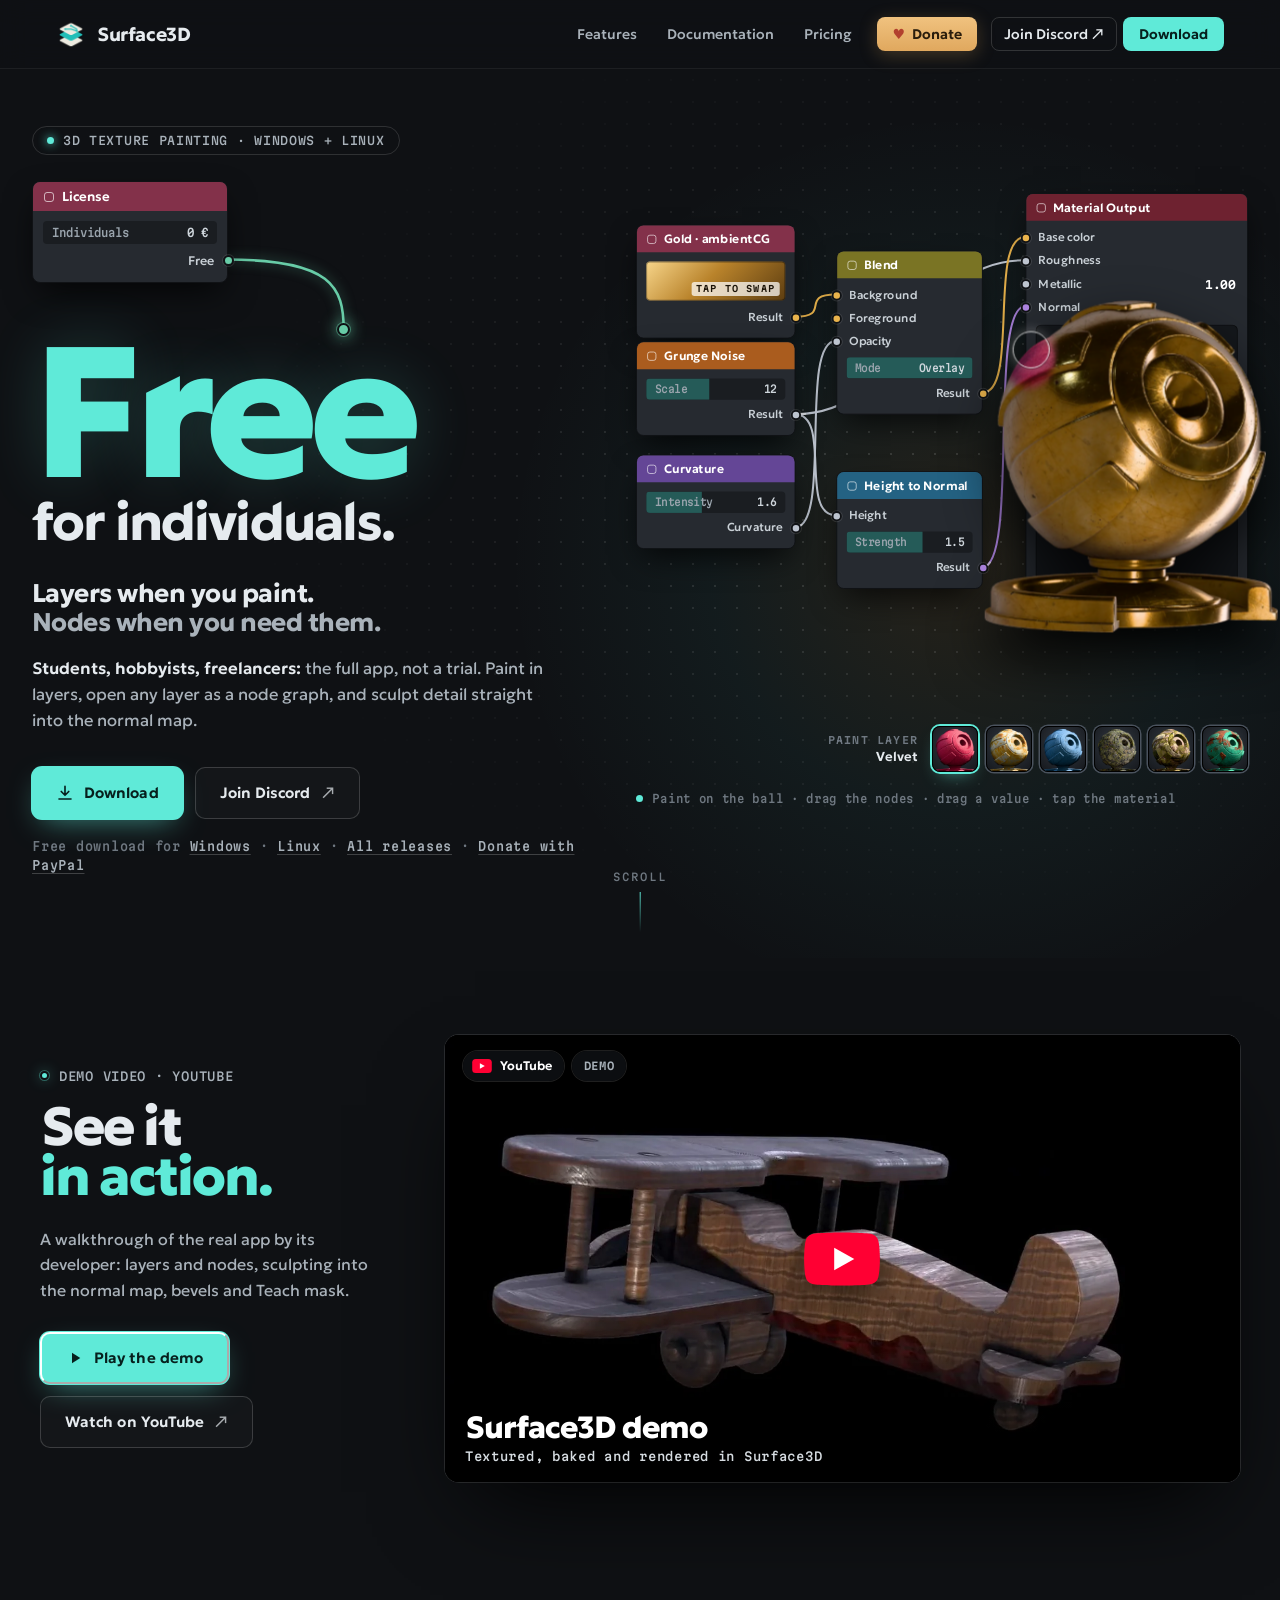
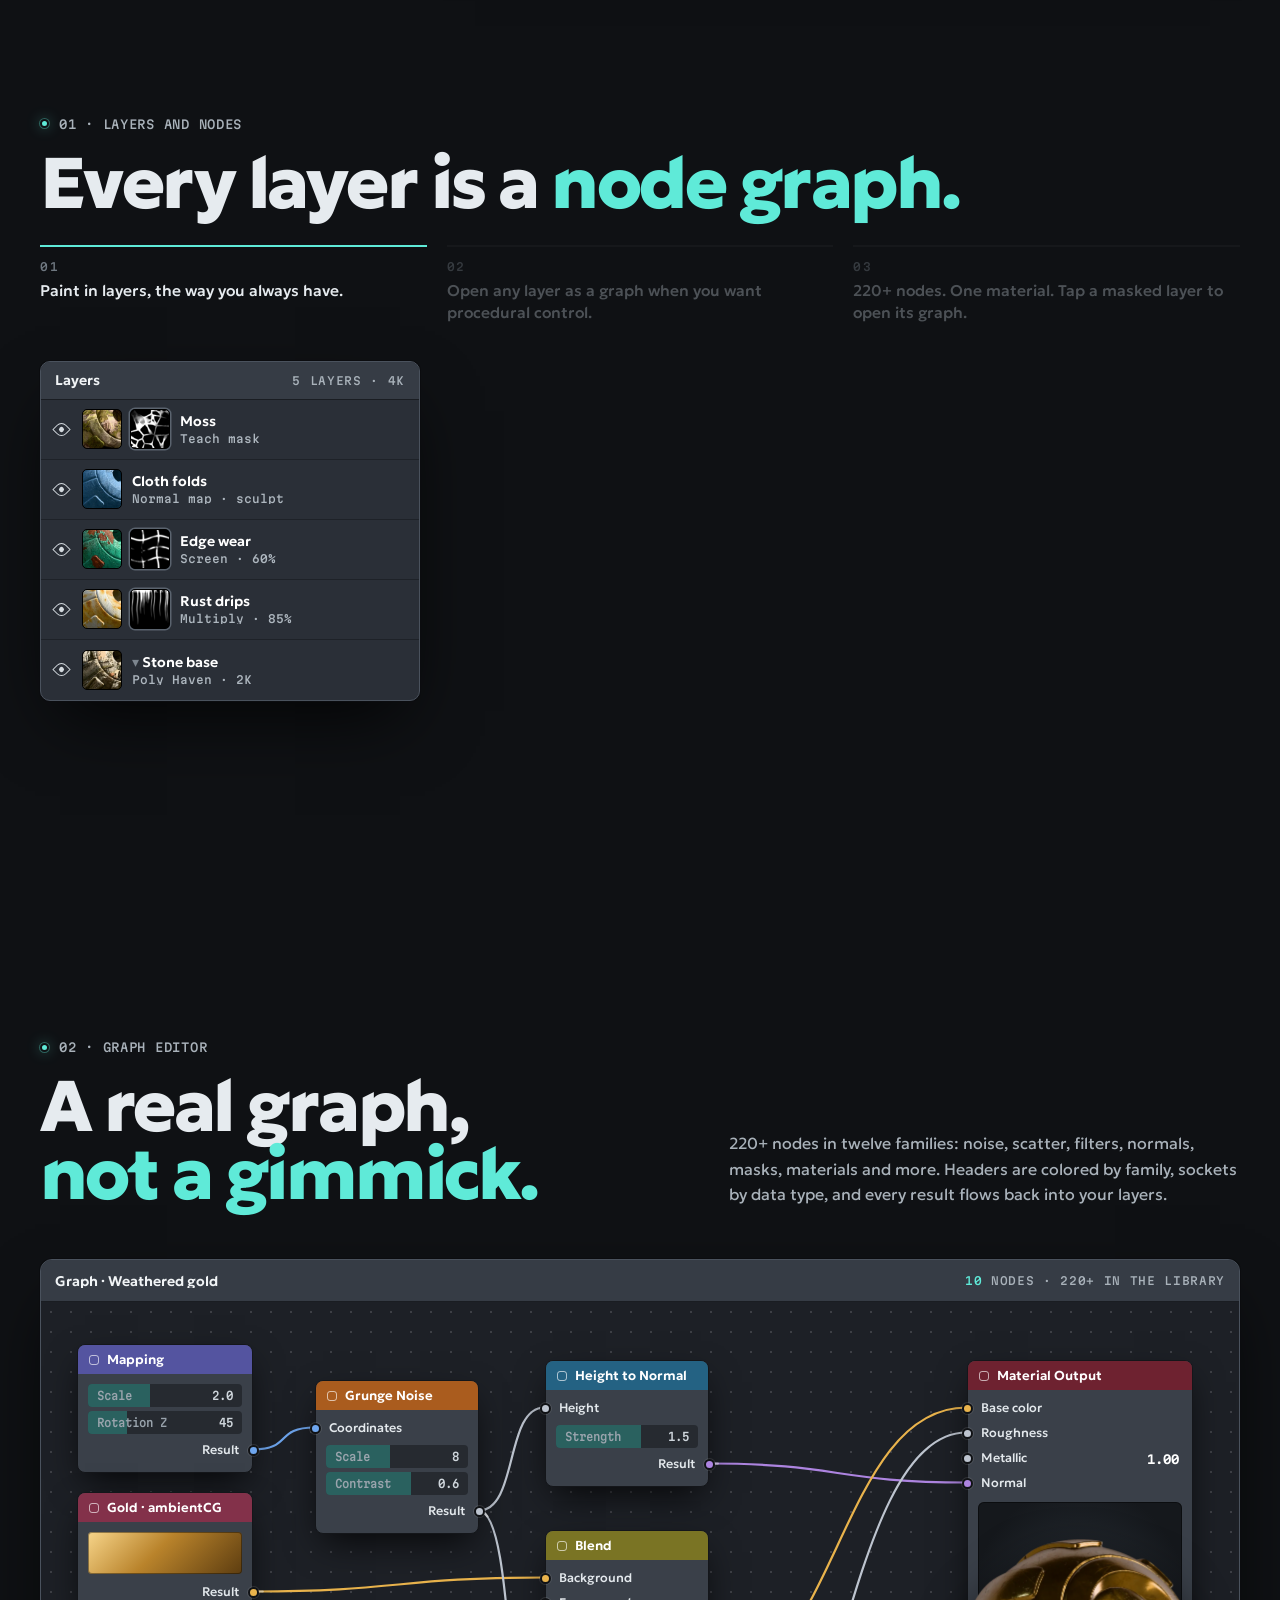
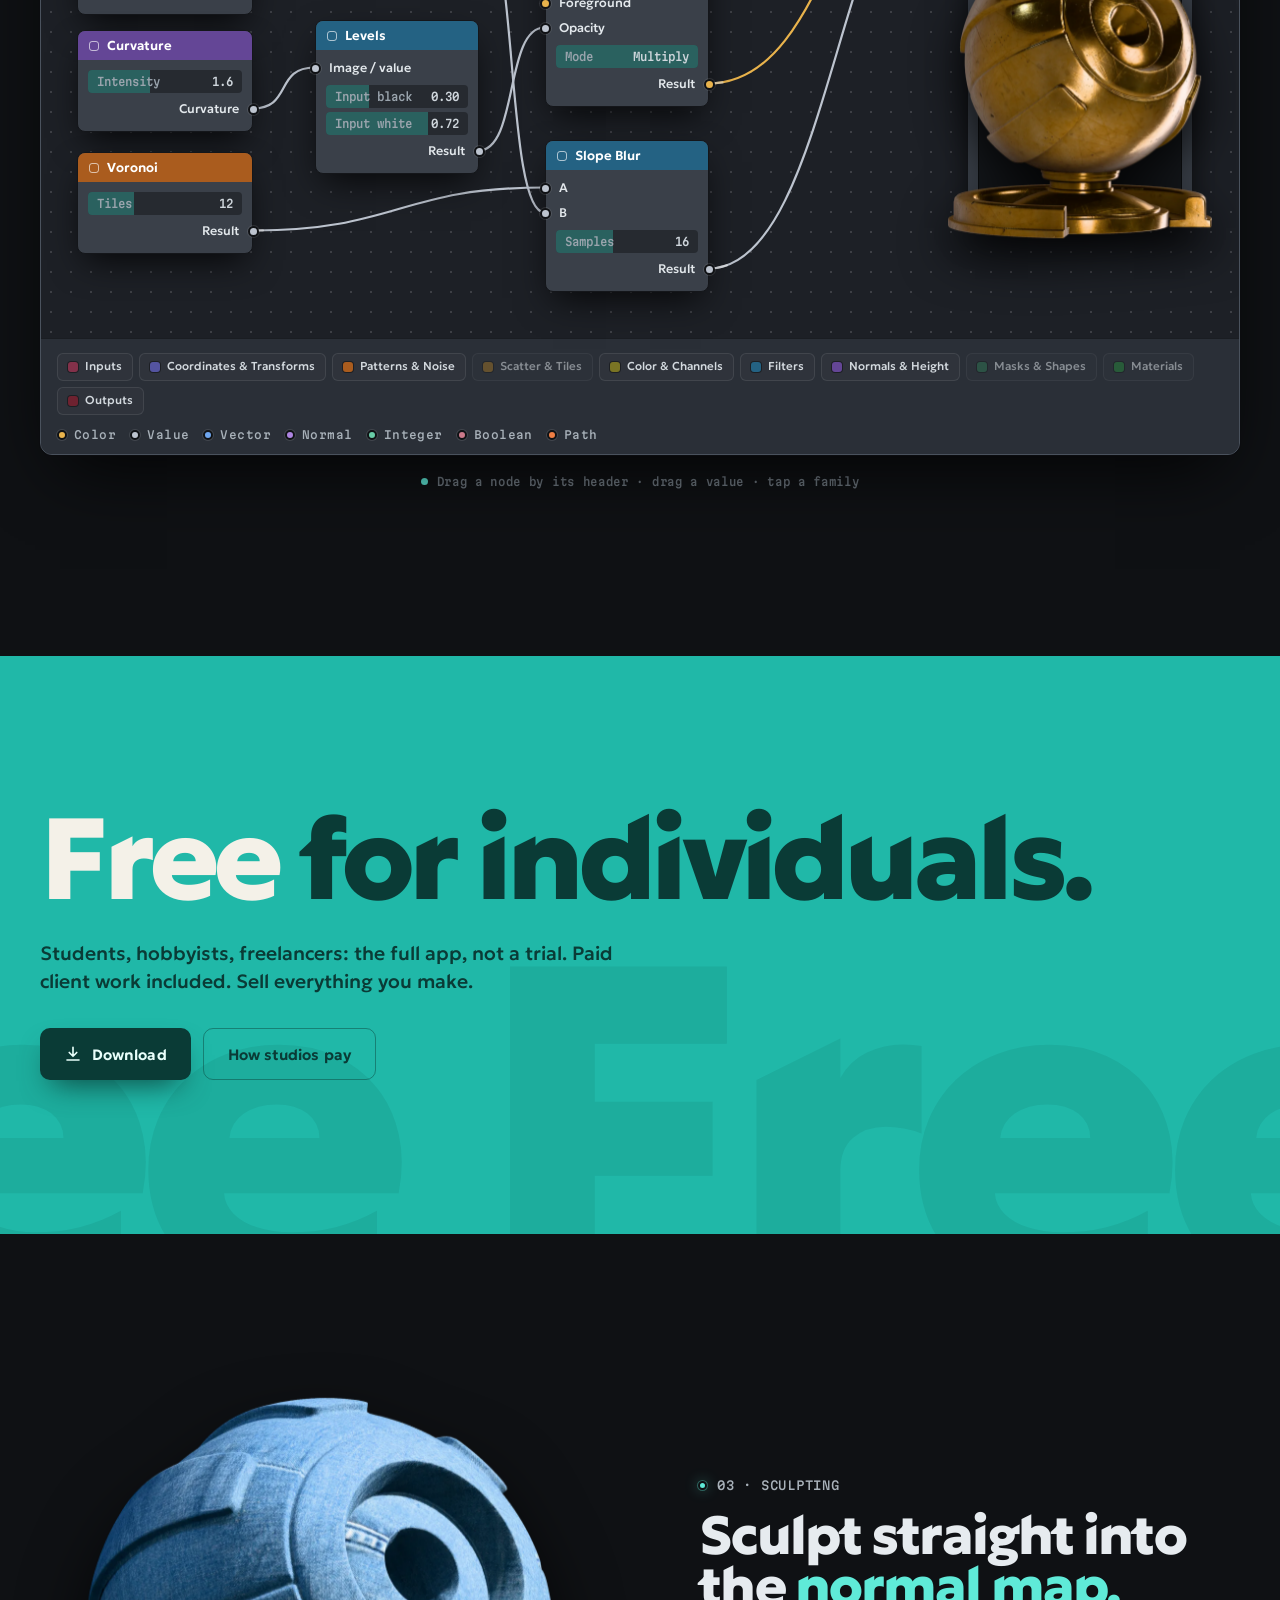
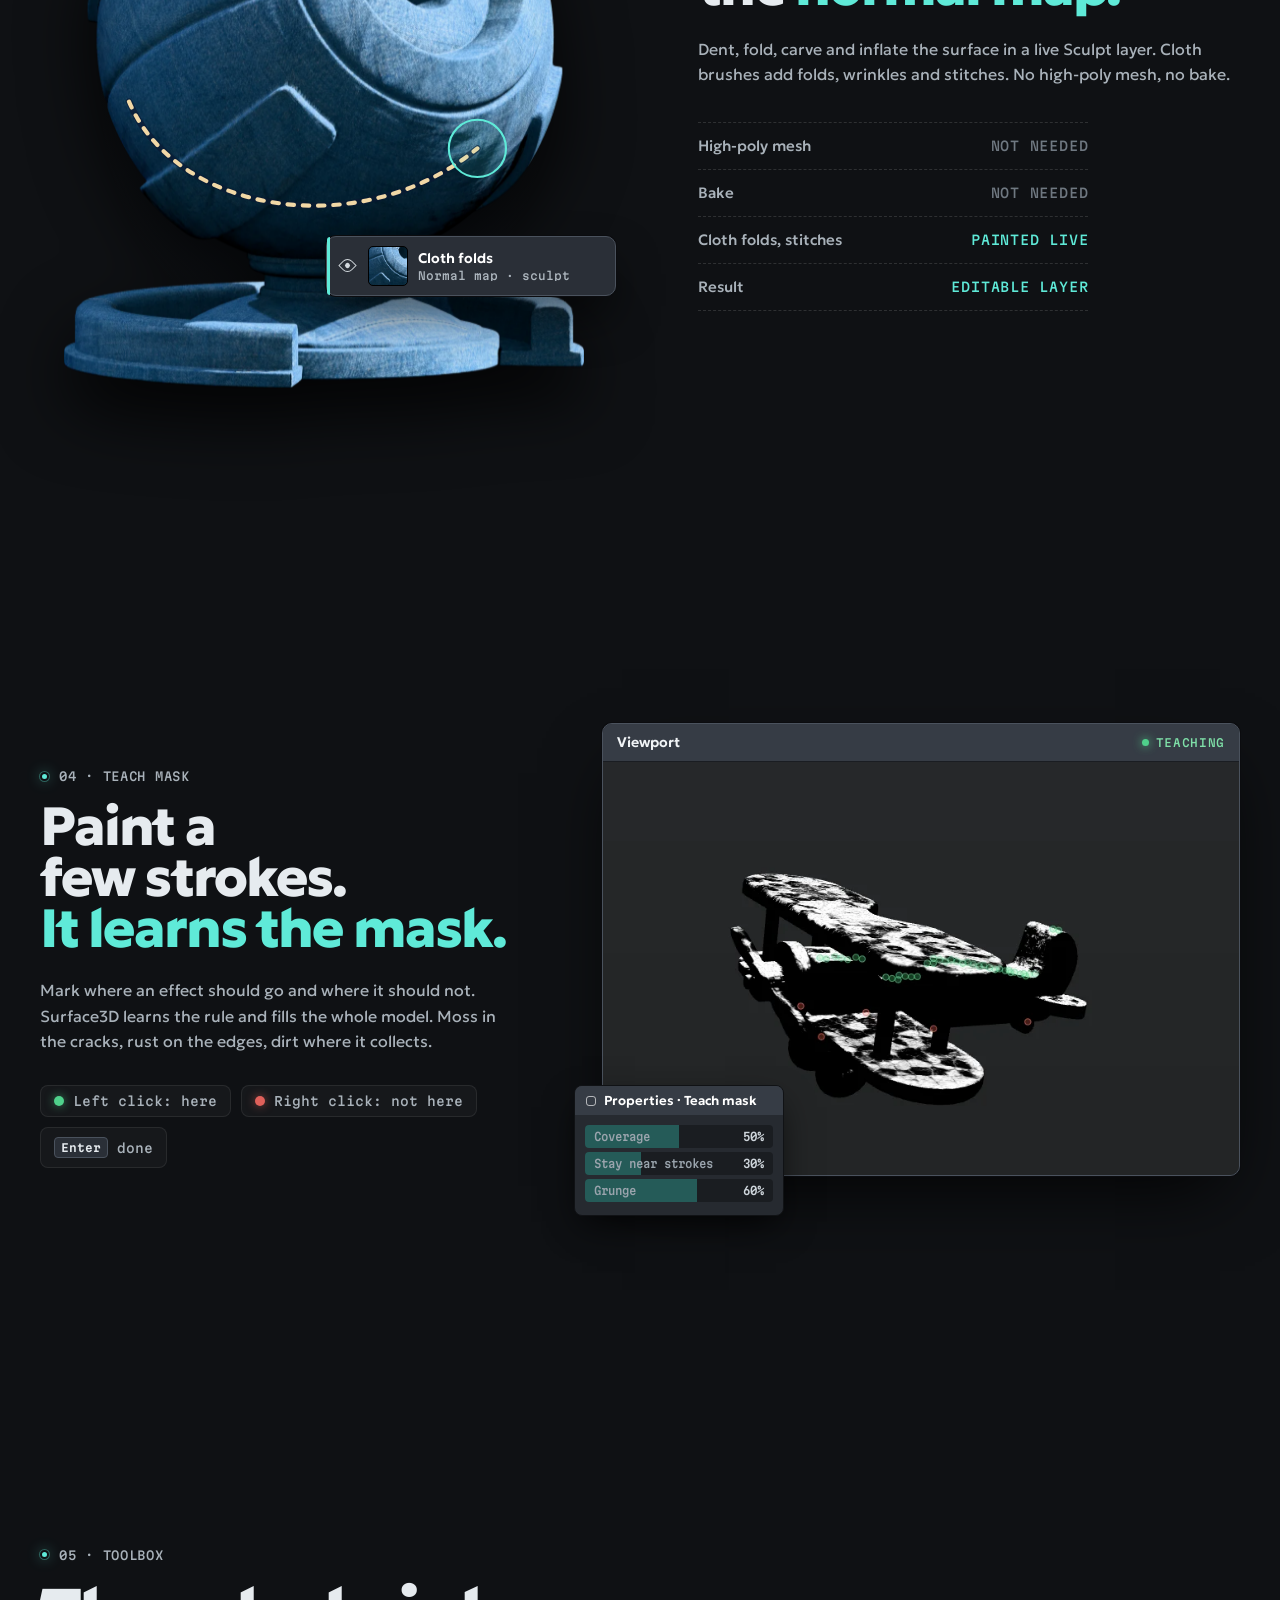
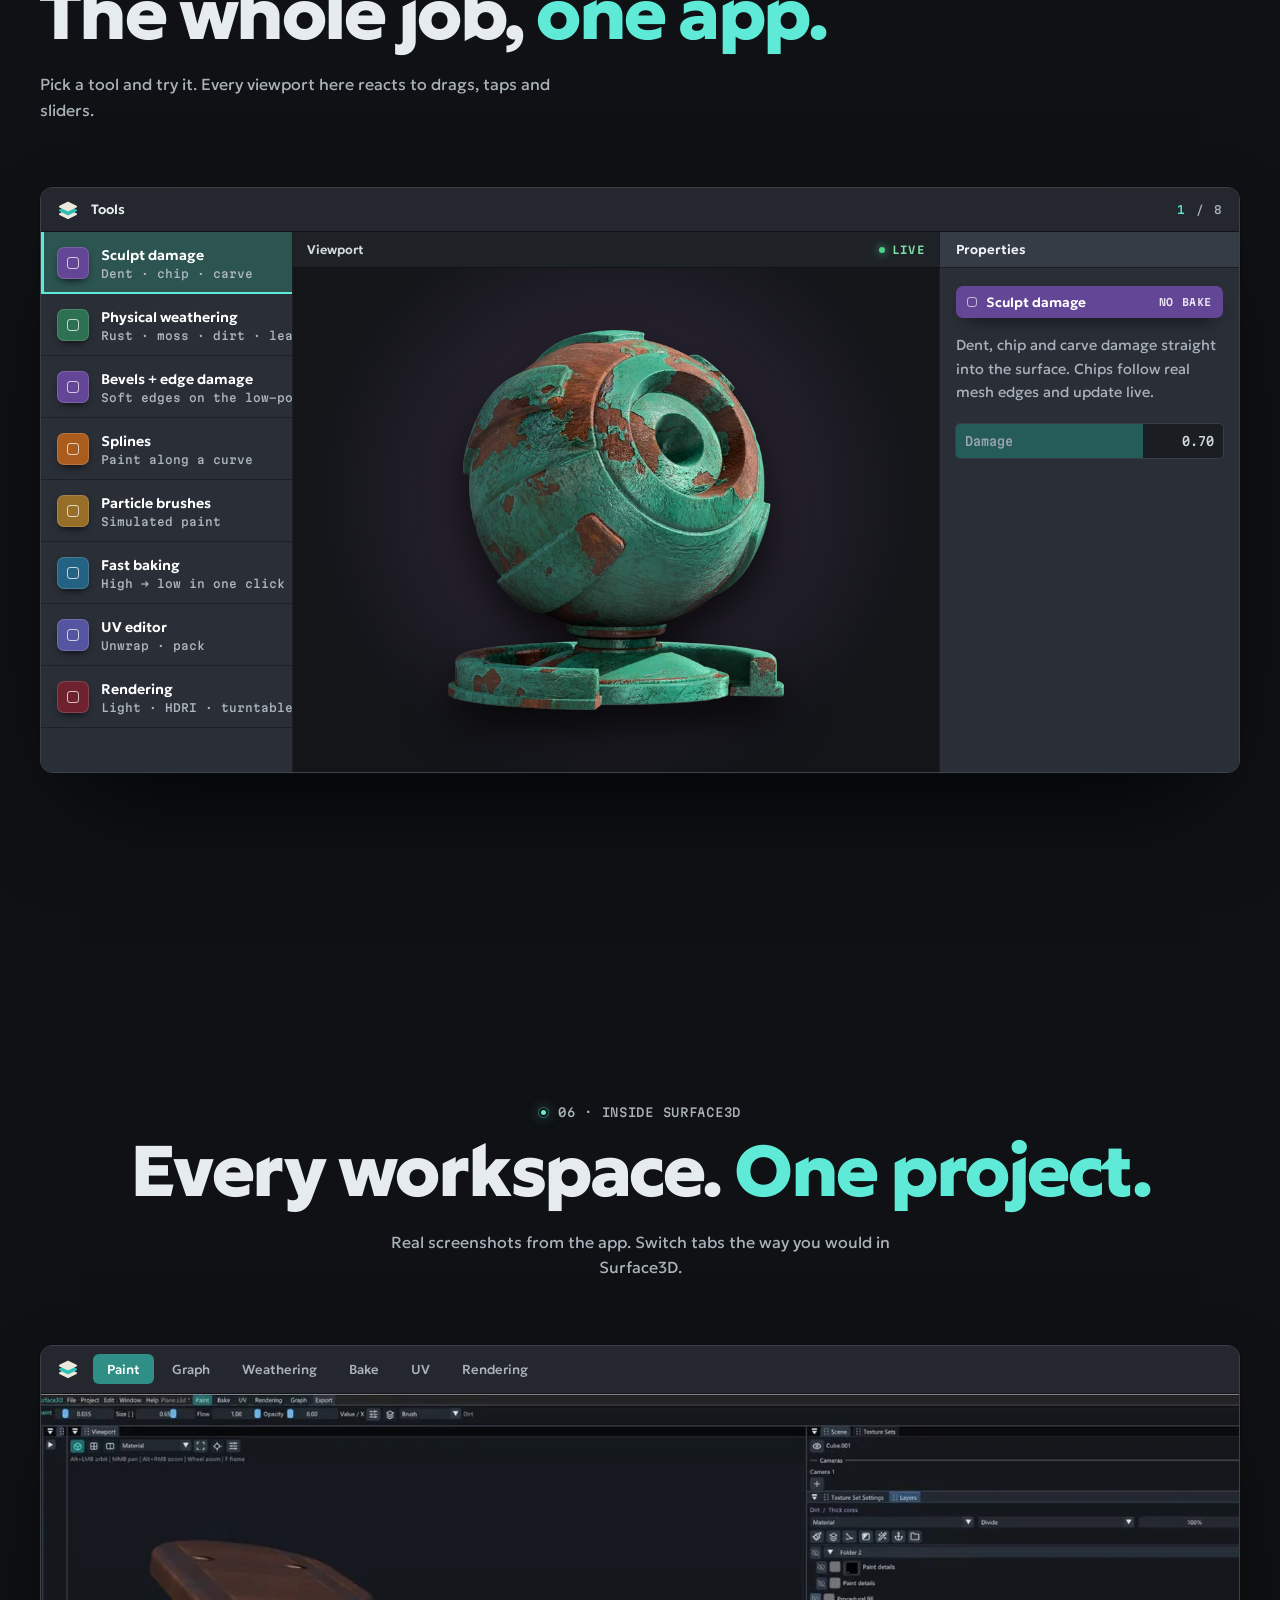
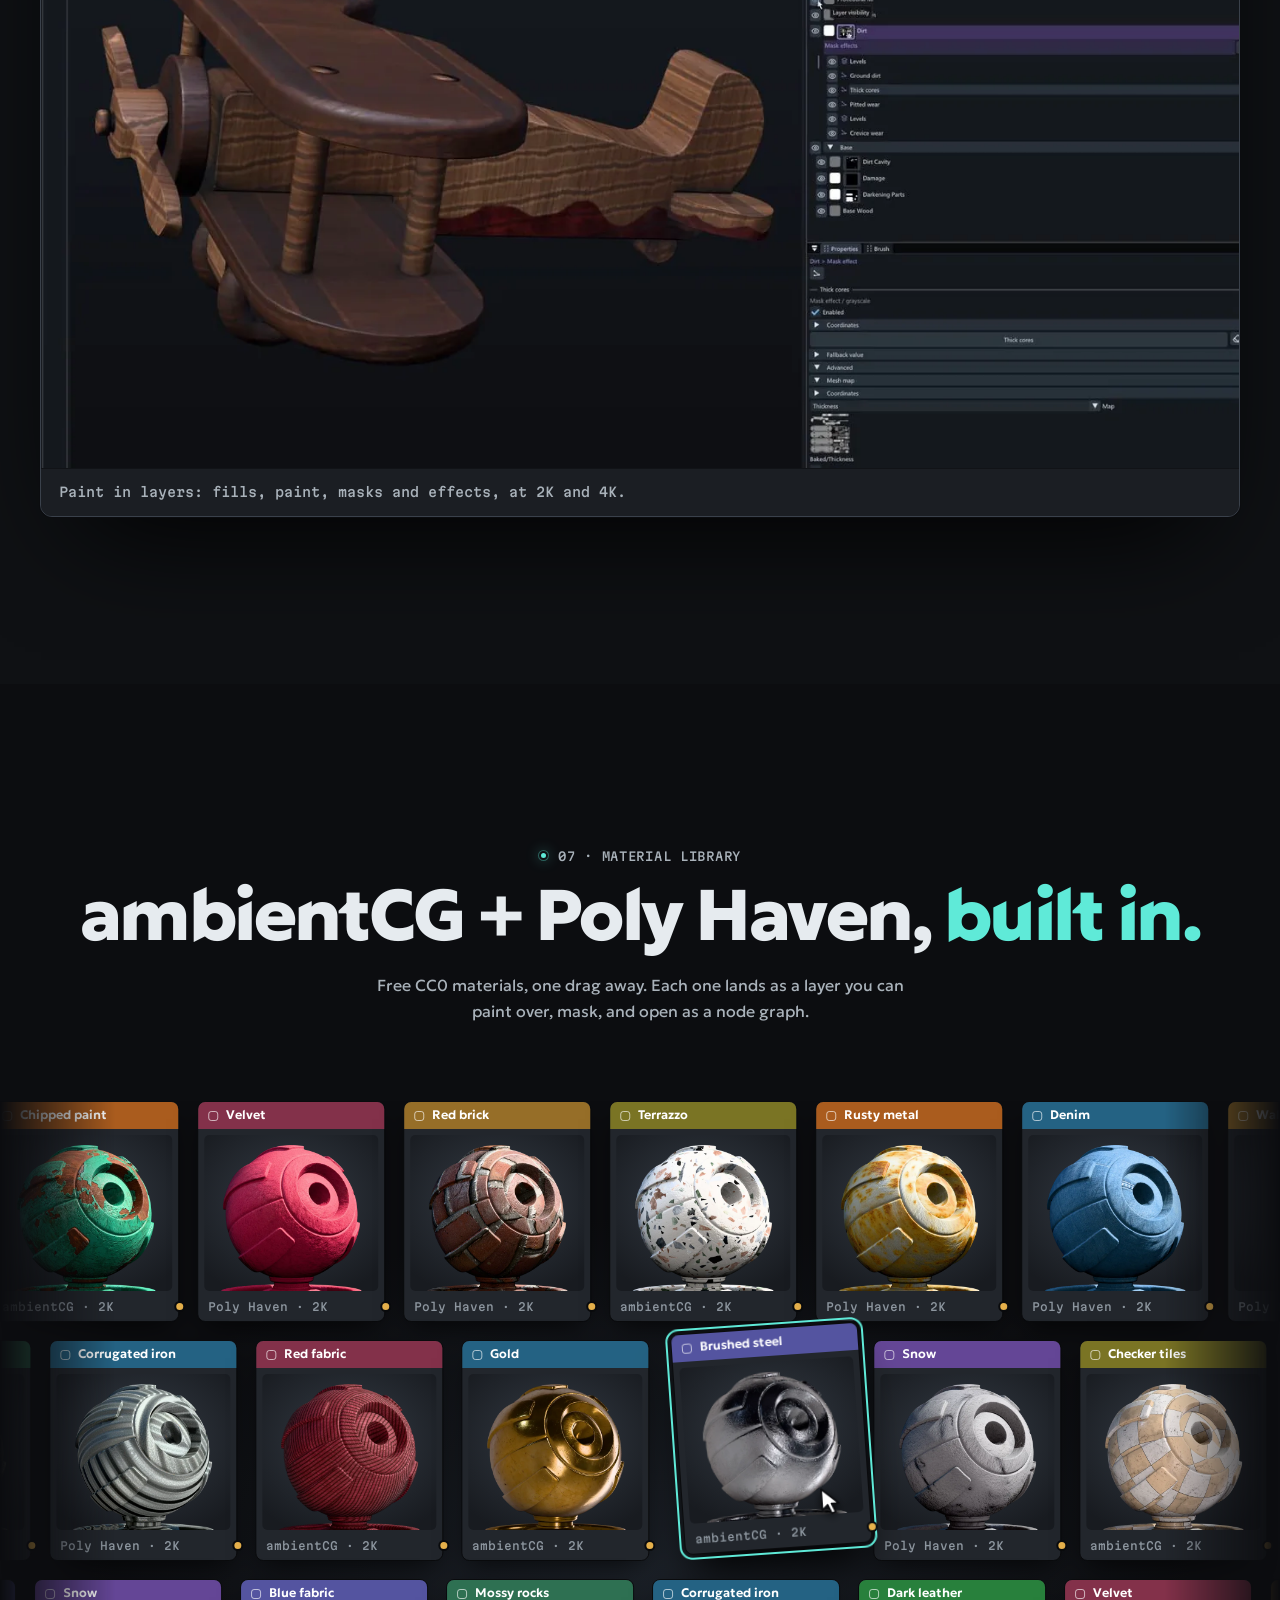
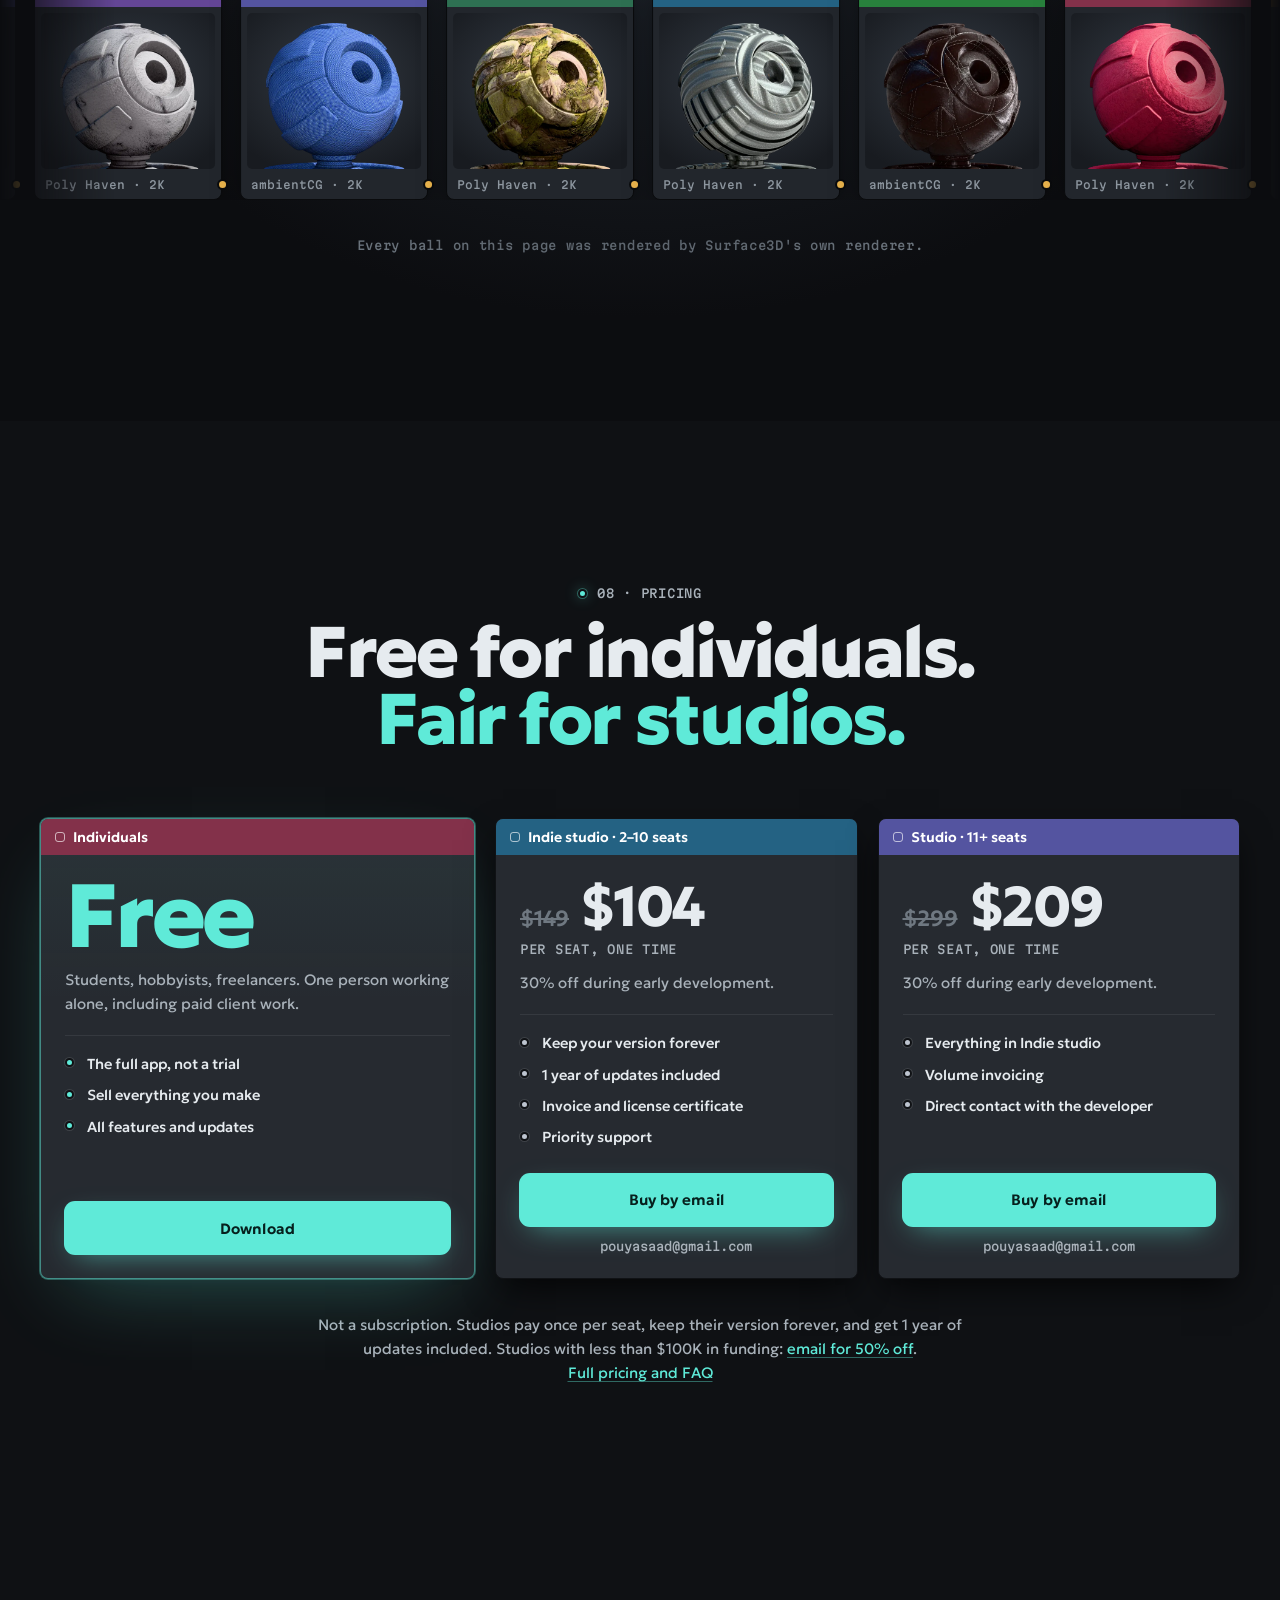
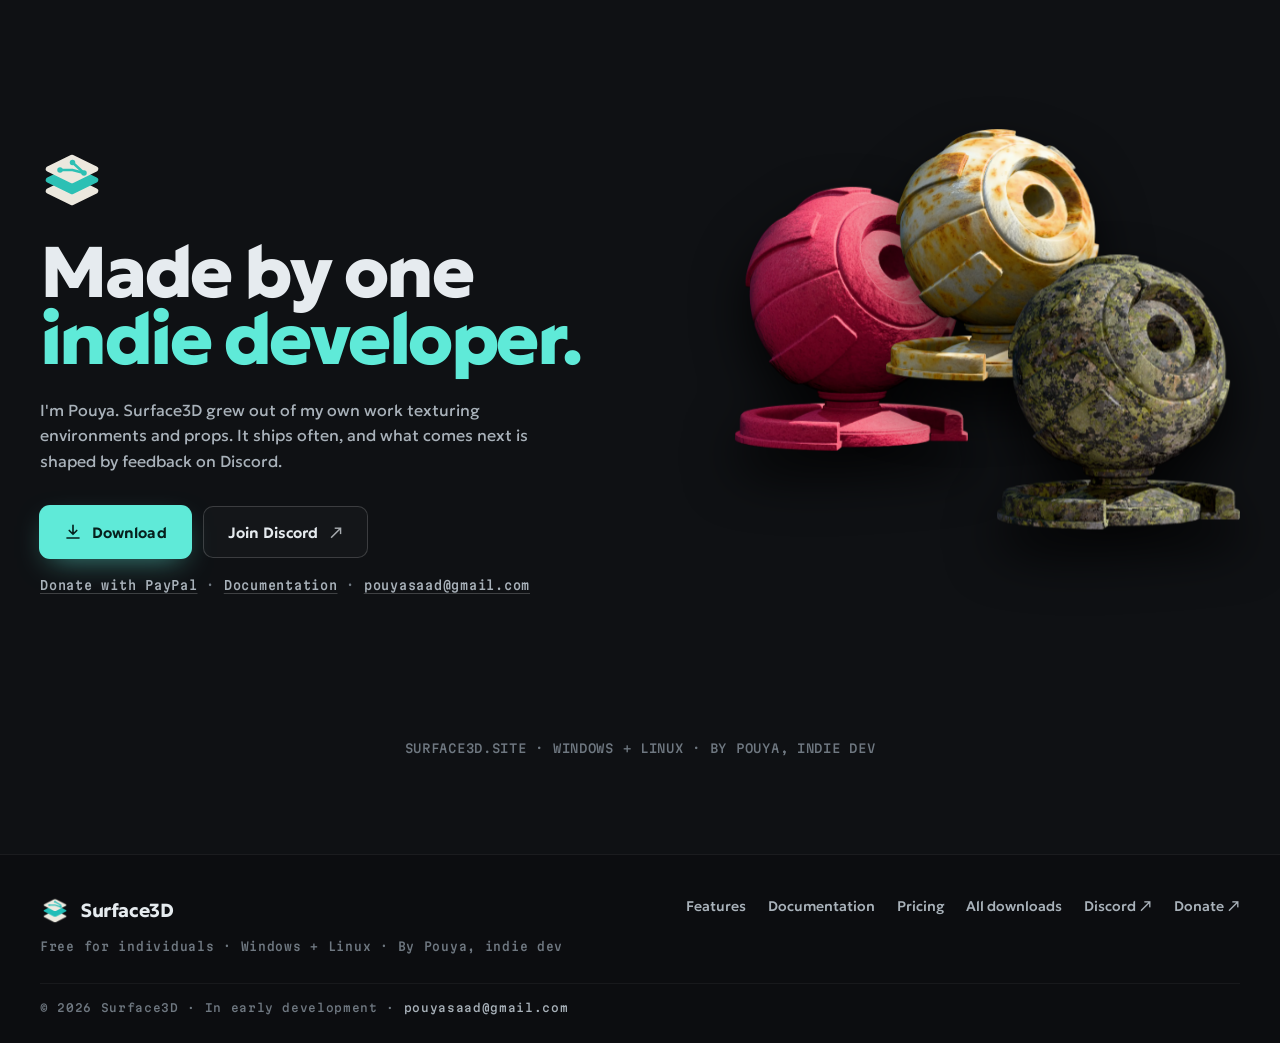
<file: about.html>
<!doctype html><html lang="en"><head><meta charset="utf-8"><meta name="viewport" content="width=device-width,initial-scale=1"><title>Info — Surface3D</title><meta http-equiv="refresh" content="0; url=index.html#maker"><link rel="canonical" href="https://surface3d.site/index.html#maker"><meta name="robots" content="noindex"><link rel="icon" type="image/png" href="assets/Surface3D.png"><script>location.replace('index.html#maker' + (location.hash && 'index.html#maker'.indexOf('#') < 0 ? location.hash : ''))</script><style>body{margin:0;min-height:100vh;display:grid;place-items:center;background:#0f1114;color:#a9b2ba;font:15px Inter,system-ui,sans-serif}a{color:#5fead8}</style></head><body><p>Info is now part of <a href="index.html#maker">surface3d.site</a>.</p></body></html>
</file>
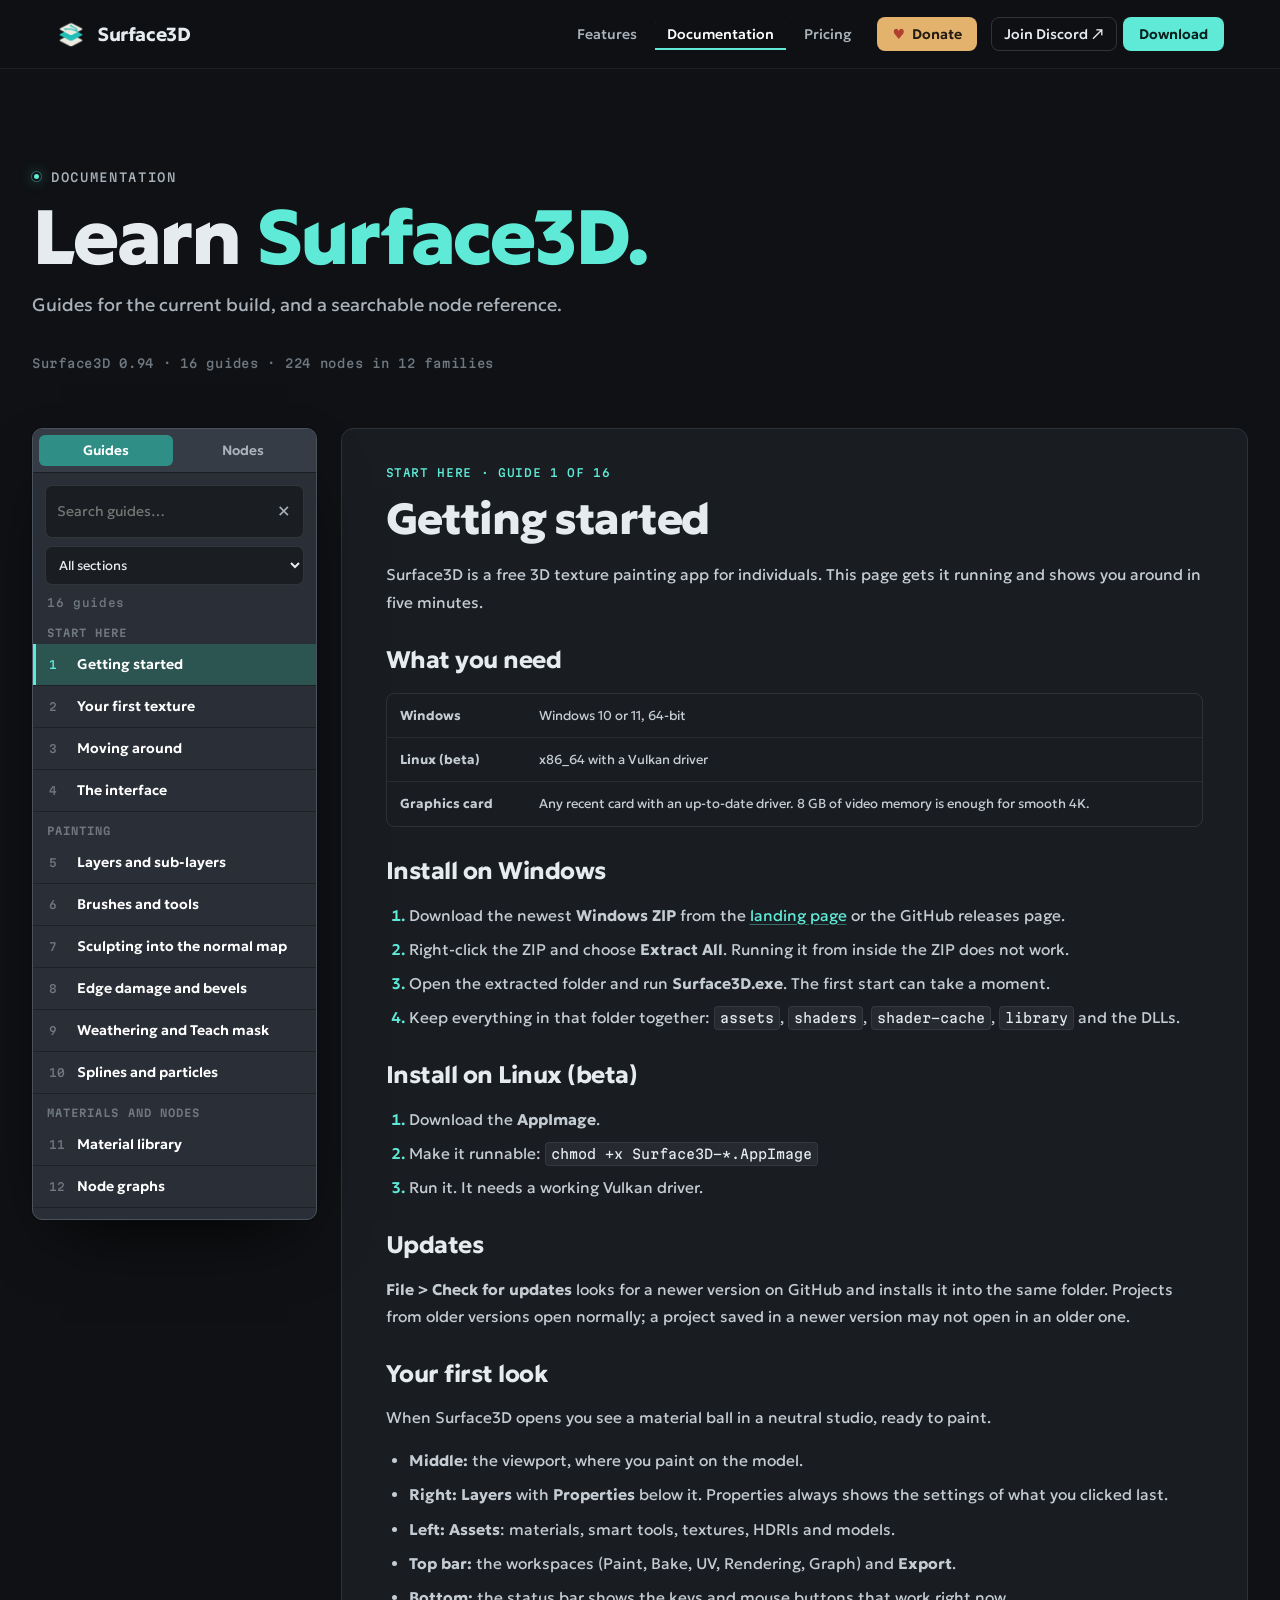
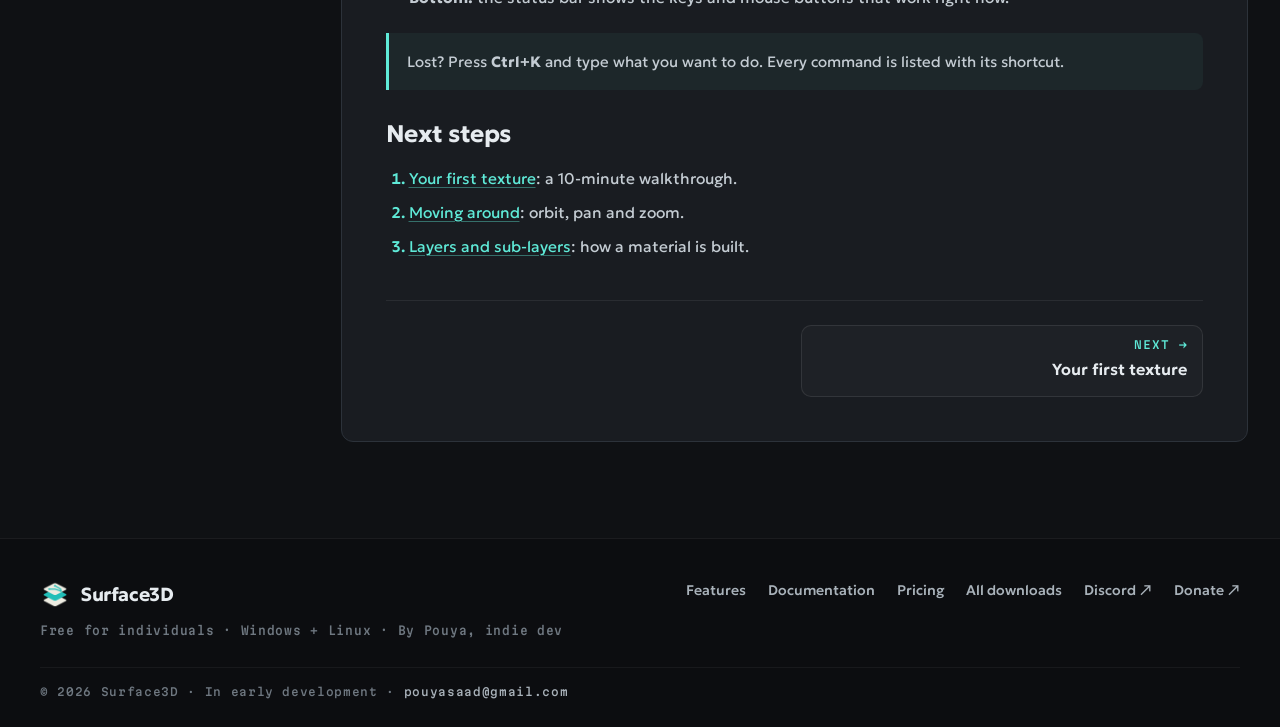
<file: docs.html>
<!doctype html><html lang="en"><head><meta charset="utf-8"><meta name="darkreader-lock"><meta name="color-scheme" content="dark"><meta name="viewport" content="width=device-width,initial-scale=1"><meta name="theme-color" content="#0f1114"><meta name="description" content="Guides for Surface3D and a searchable reference for its procedural nodes."><title>Documentation — Surface3D</title>
<link rel="preconnect" href="https://fonts.googleapis.com"><link rel="preconnect" href="https://fonts.gstatic.com" crossorigin><link rel="stylesheet" href="https://fonts.googleapis.com/css2?family=Geologica:wght,SHRP@400..800,0..100&family=Martian+Mono:wdth,wght@75..112.5,400..700&display=swap">
<link rel="stylesheet" href="assets/site.css"><link rel="stylesheet" href="assets/editor-docs.css"><link rel="stylesheet" href="assets/usability.css"><link rel="stylesheet" href="assets/brand.css?v=20261112h">
<script defer src="scripts/site.js?v=20261112h"></script><script defer src="scripts/latest-release.js?v=20261112h"></script><script defer src="scripts/docs.js?v=20261112h"></script><script defer src="scripts/analytics.js?v=20261112h"></script><script defer src="scripts/media.js"></script><script defer src="scripts/layout-runtime.js"></script>
<link rel="icon" type="image/png" href="assets/Surface3D.png"><link rel="apple-touch-icon" href="assets/Surface3D.png"></head><body data-page="docs" class="brand"><div id="site-header"></div><main class="documentation-main wrap"><header class="documentation-heading"><p class="eyebrow">Documentation</p><h1>Learn <span>Surface3D.</span></h1><p>Guides for the current build, and a searchable node reference.</p><div class="documentation-stats" id="documentation-stats"></div></header><div class="documentation-browser"><aside class="documentation-sidebar"><div class="documentation-tabs"><button type="button" id="guides-tab" hidden>Guides</button><button type="button" id="nodes-tab" class="active">Nodes</button></div><label class="docs-search"><span class="sr-only">Search documentation</span><input id="docs-search" type="search" placeholder="Search guides…"><button type="button" id="docs-clear" aria-label="Clear search">×</button></label><label class="sr-only" for="docs-category">Filter by category</label><select id="docs-category"><option value="">All categories</option></select><span id="docs-count" role="status"></span><nav id="docs-results" aria-label="Reference entries"></nav></aside><article id="docs-article" class="documentation-article"><p>Loading the documentation files…</p></article></div></main><div id="site-footer"></div><div id="toast" role="status" aria-live="polite"></div></body></html>
</file>
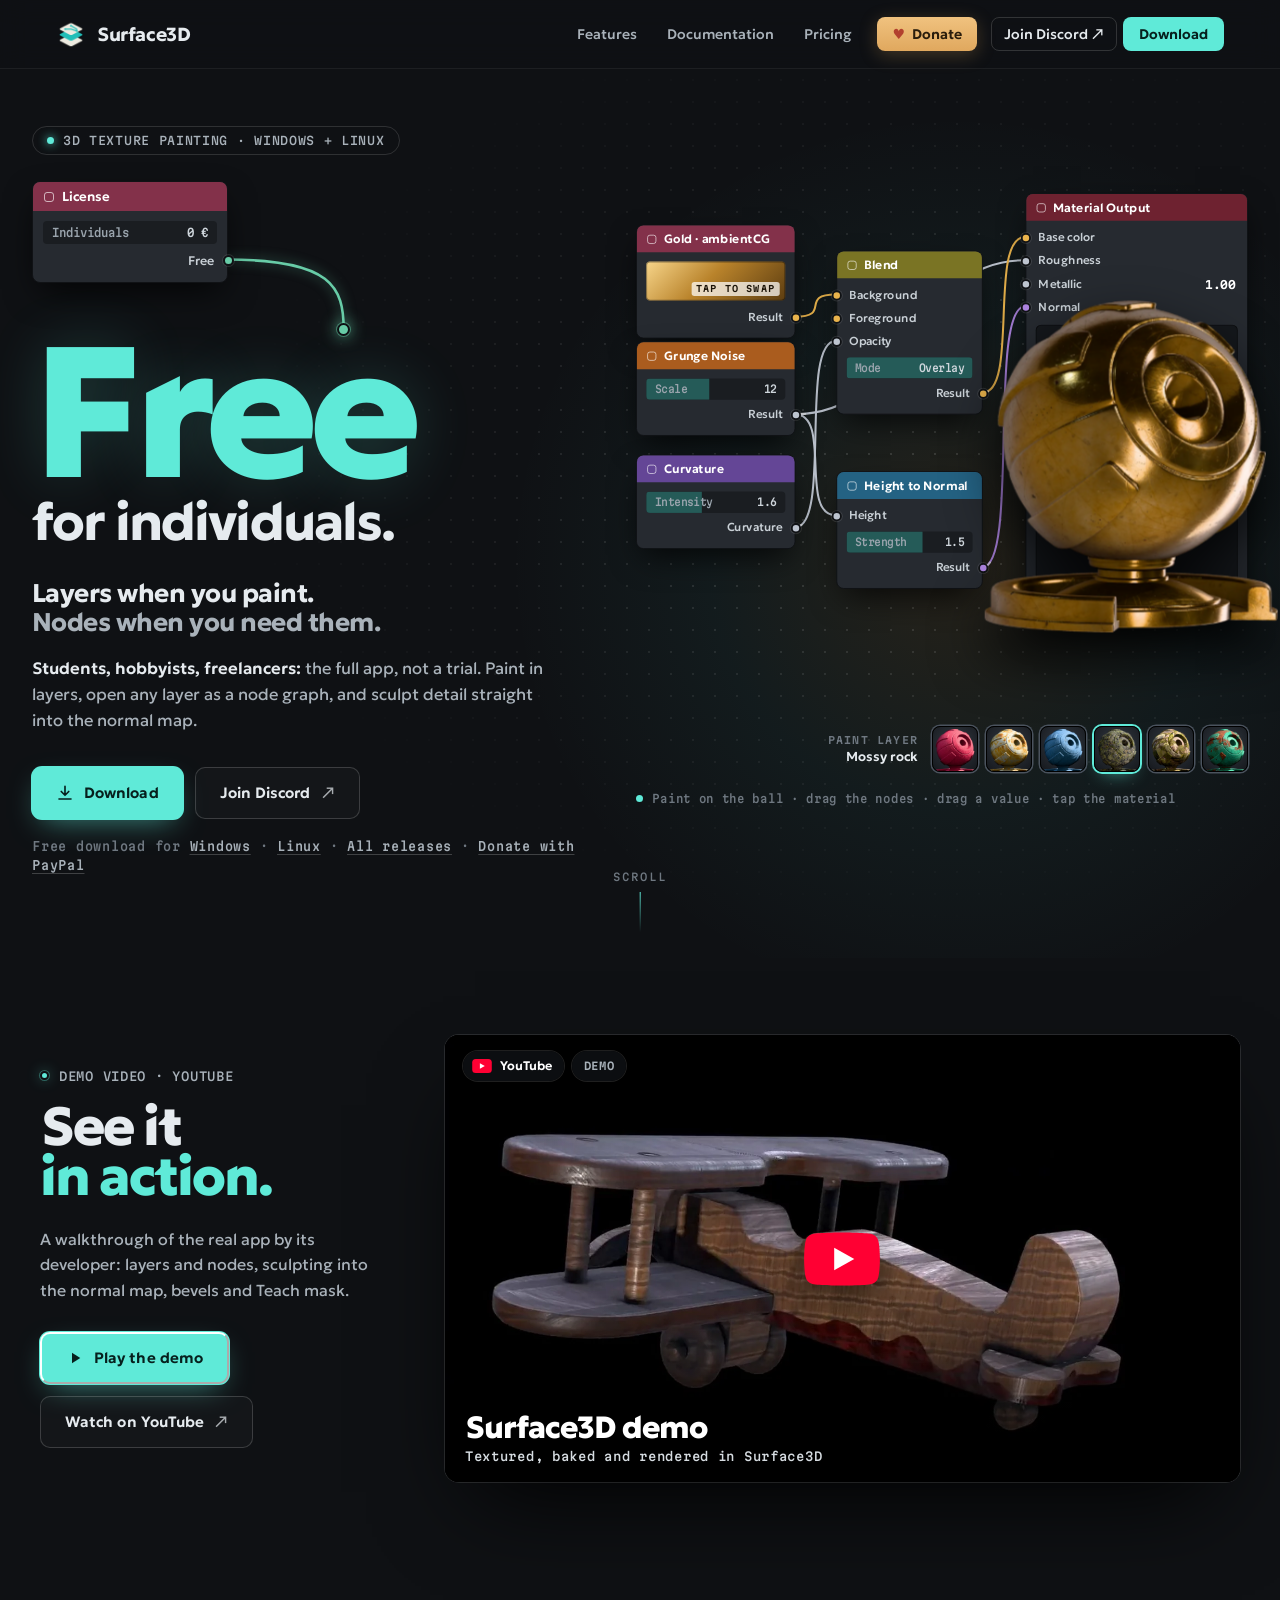
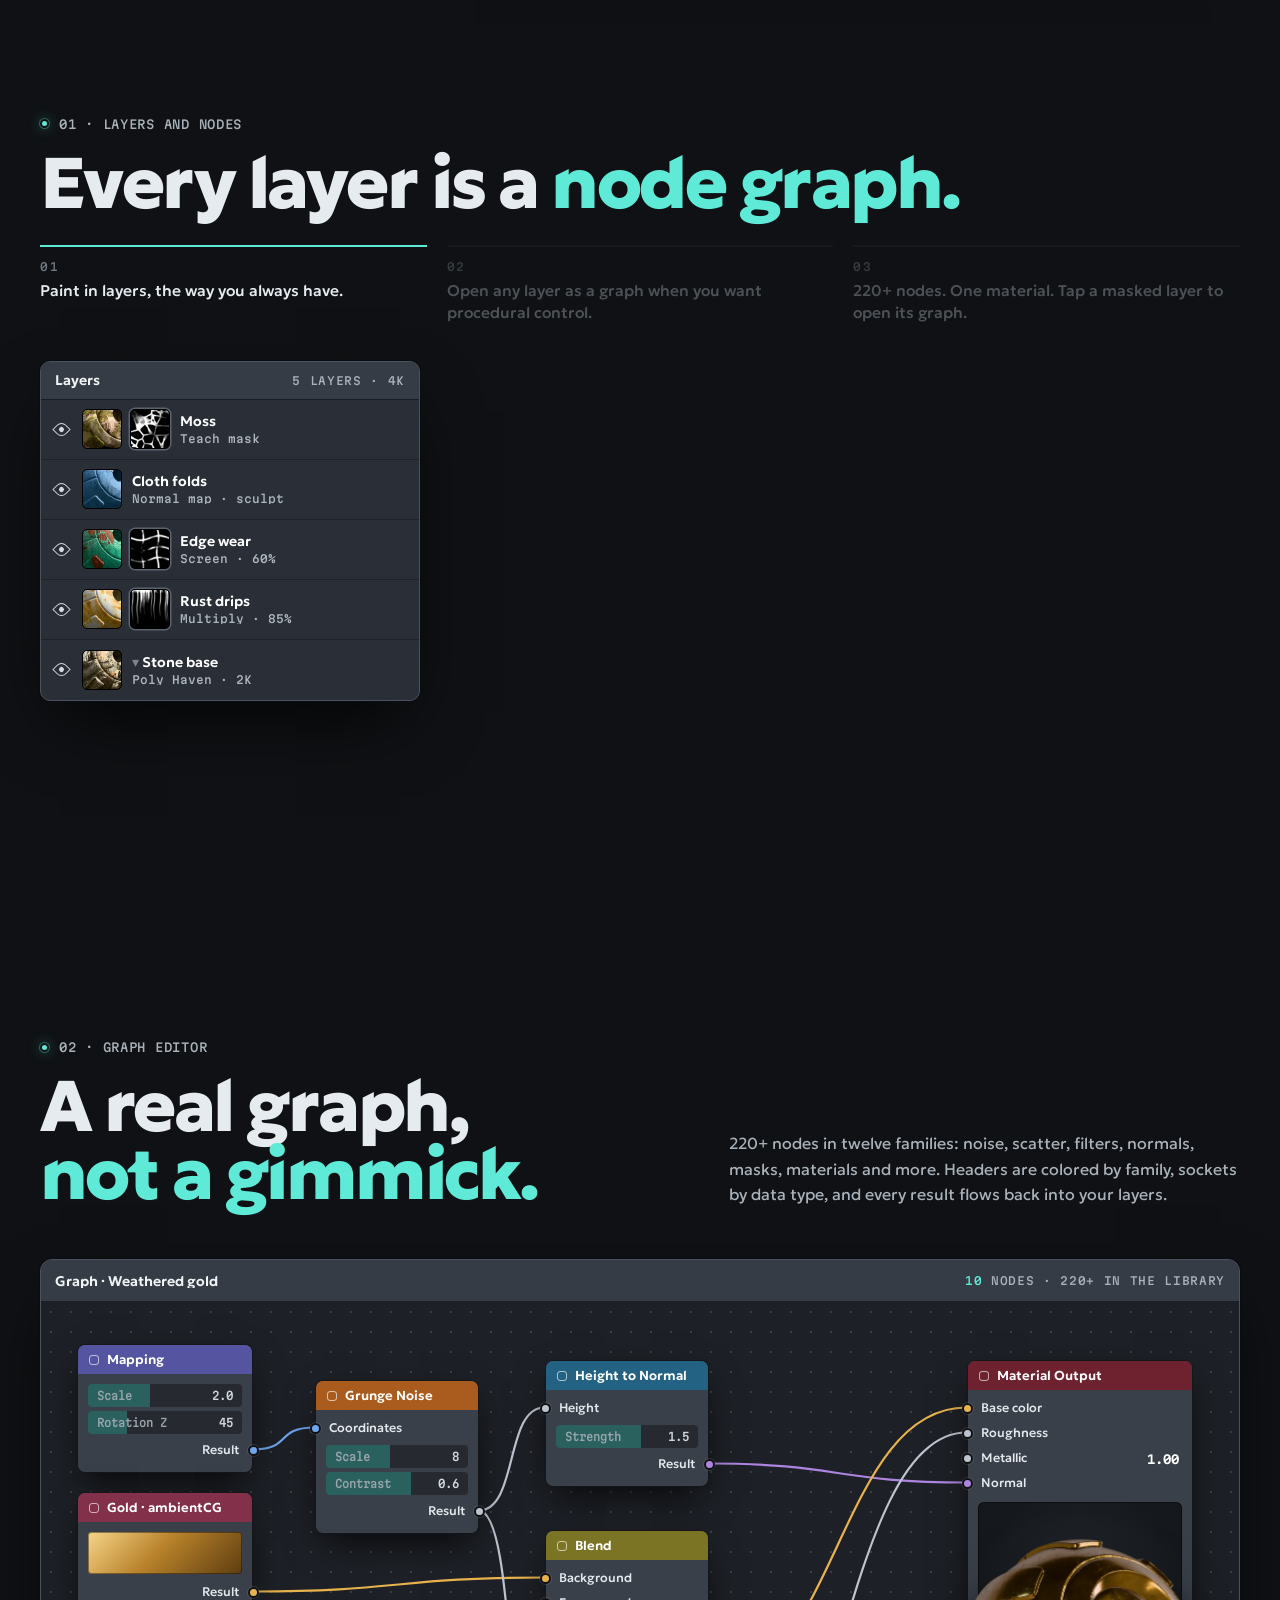
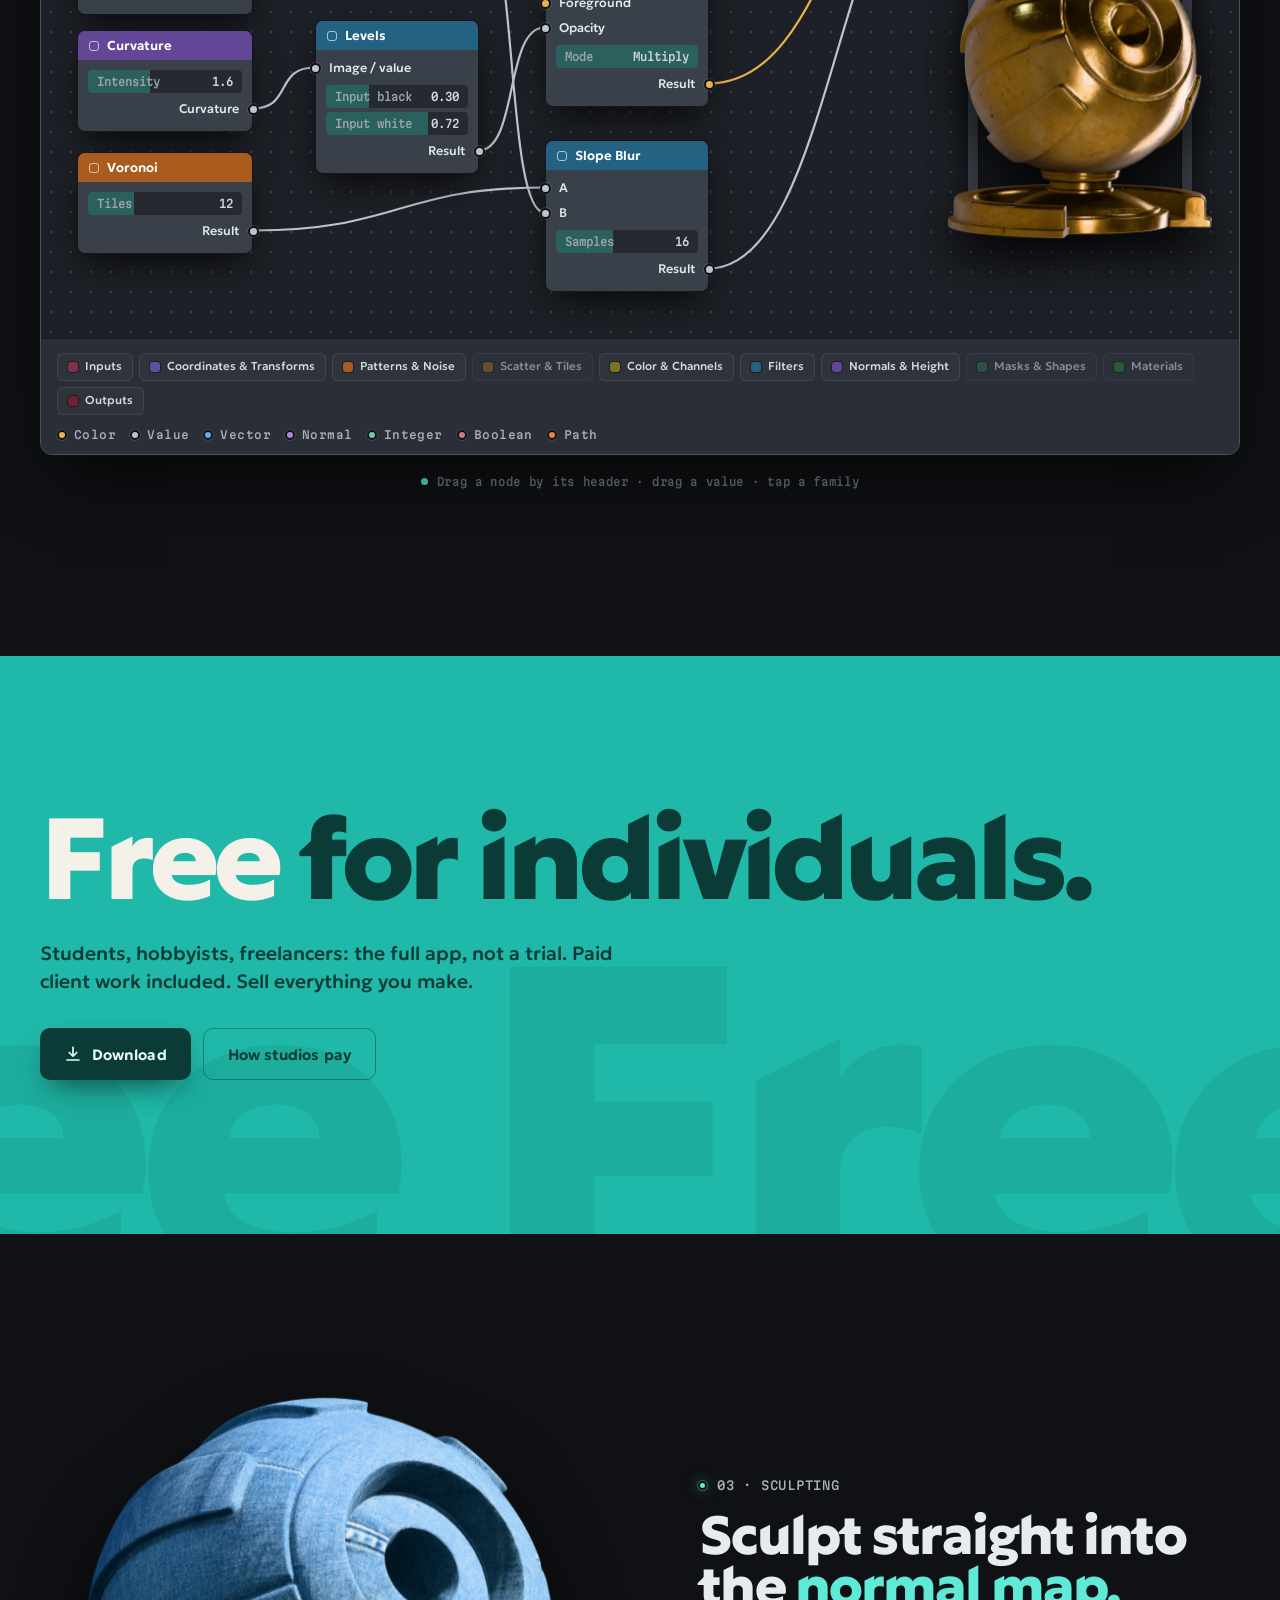
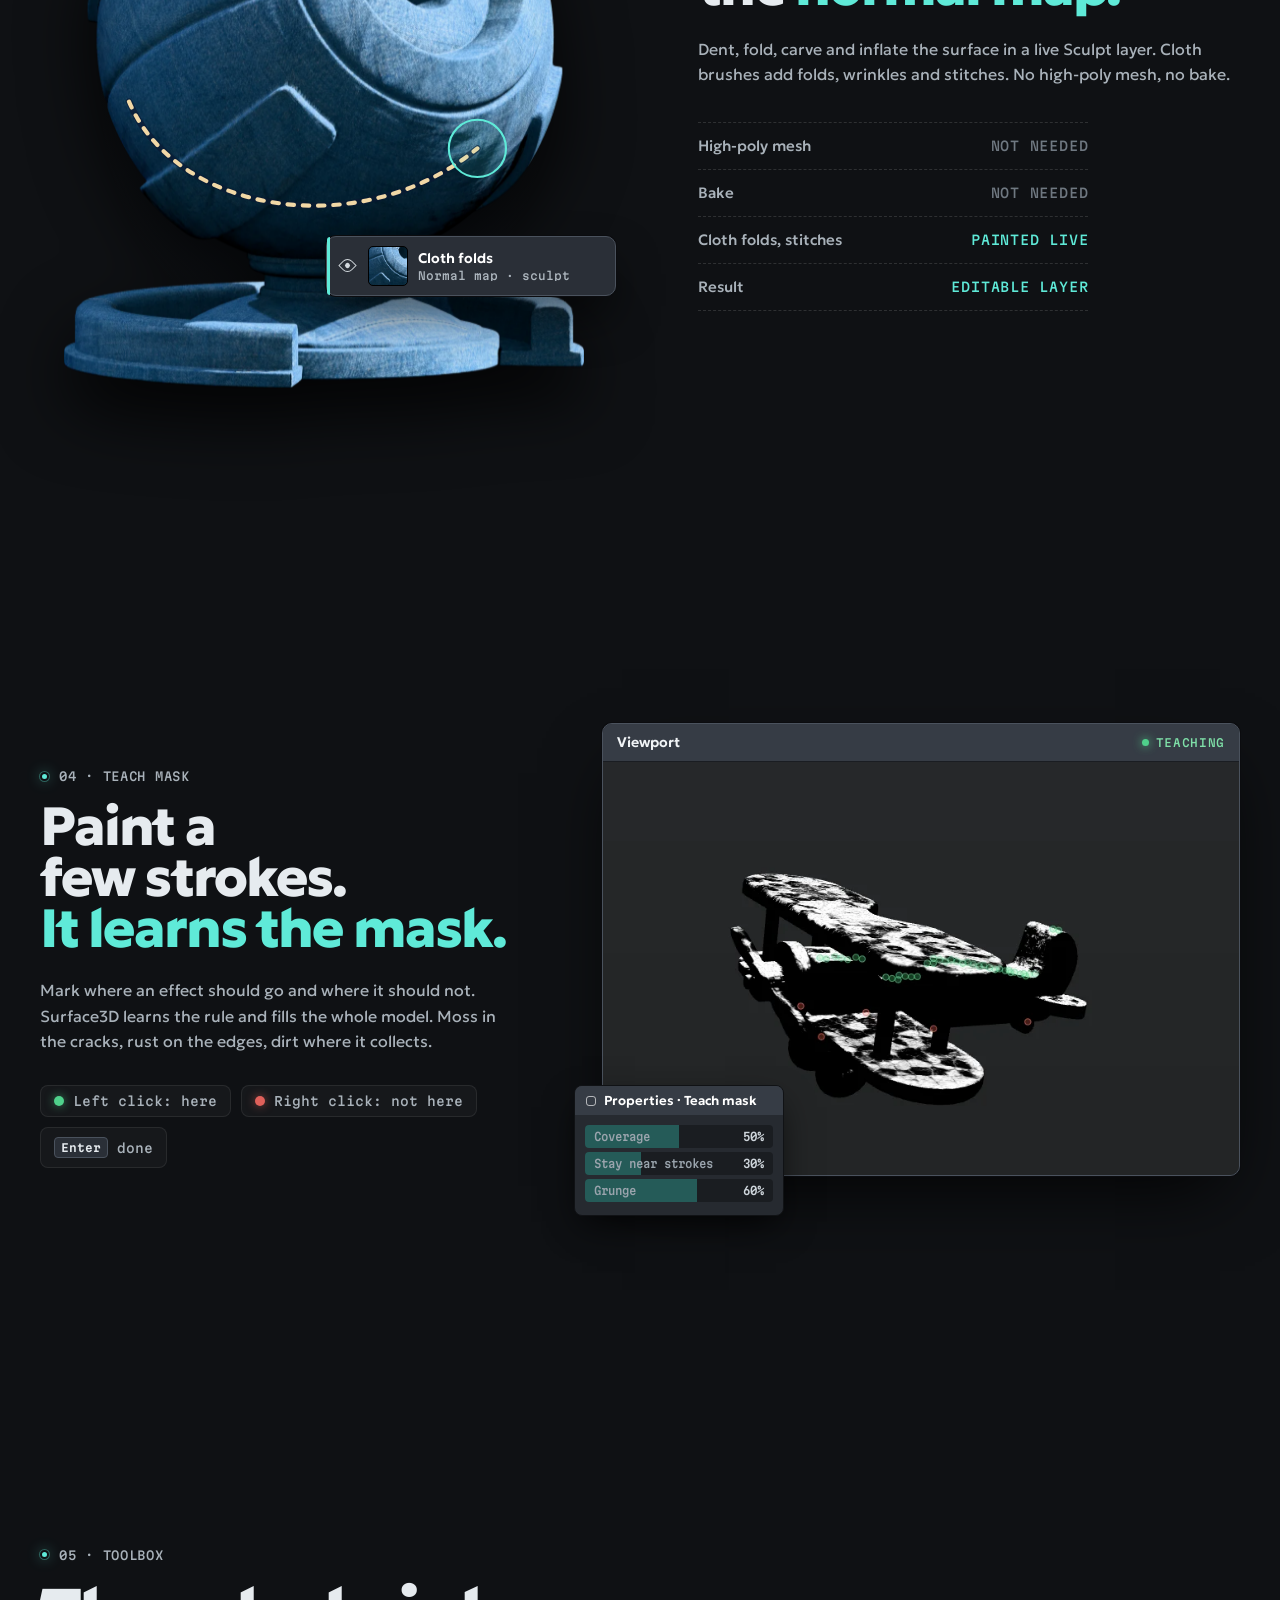
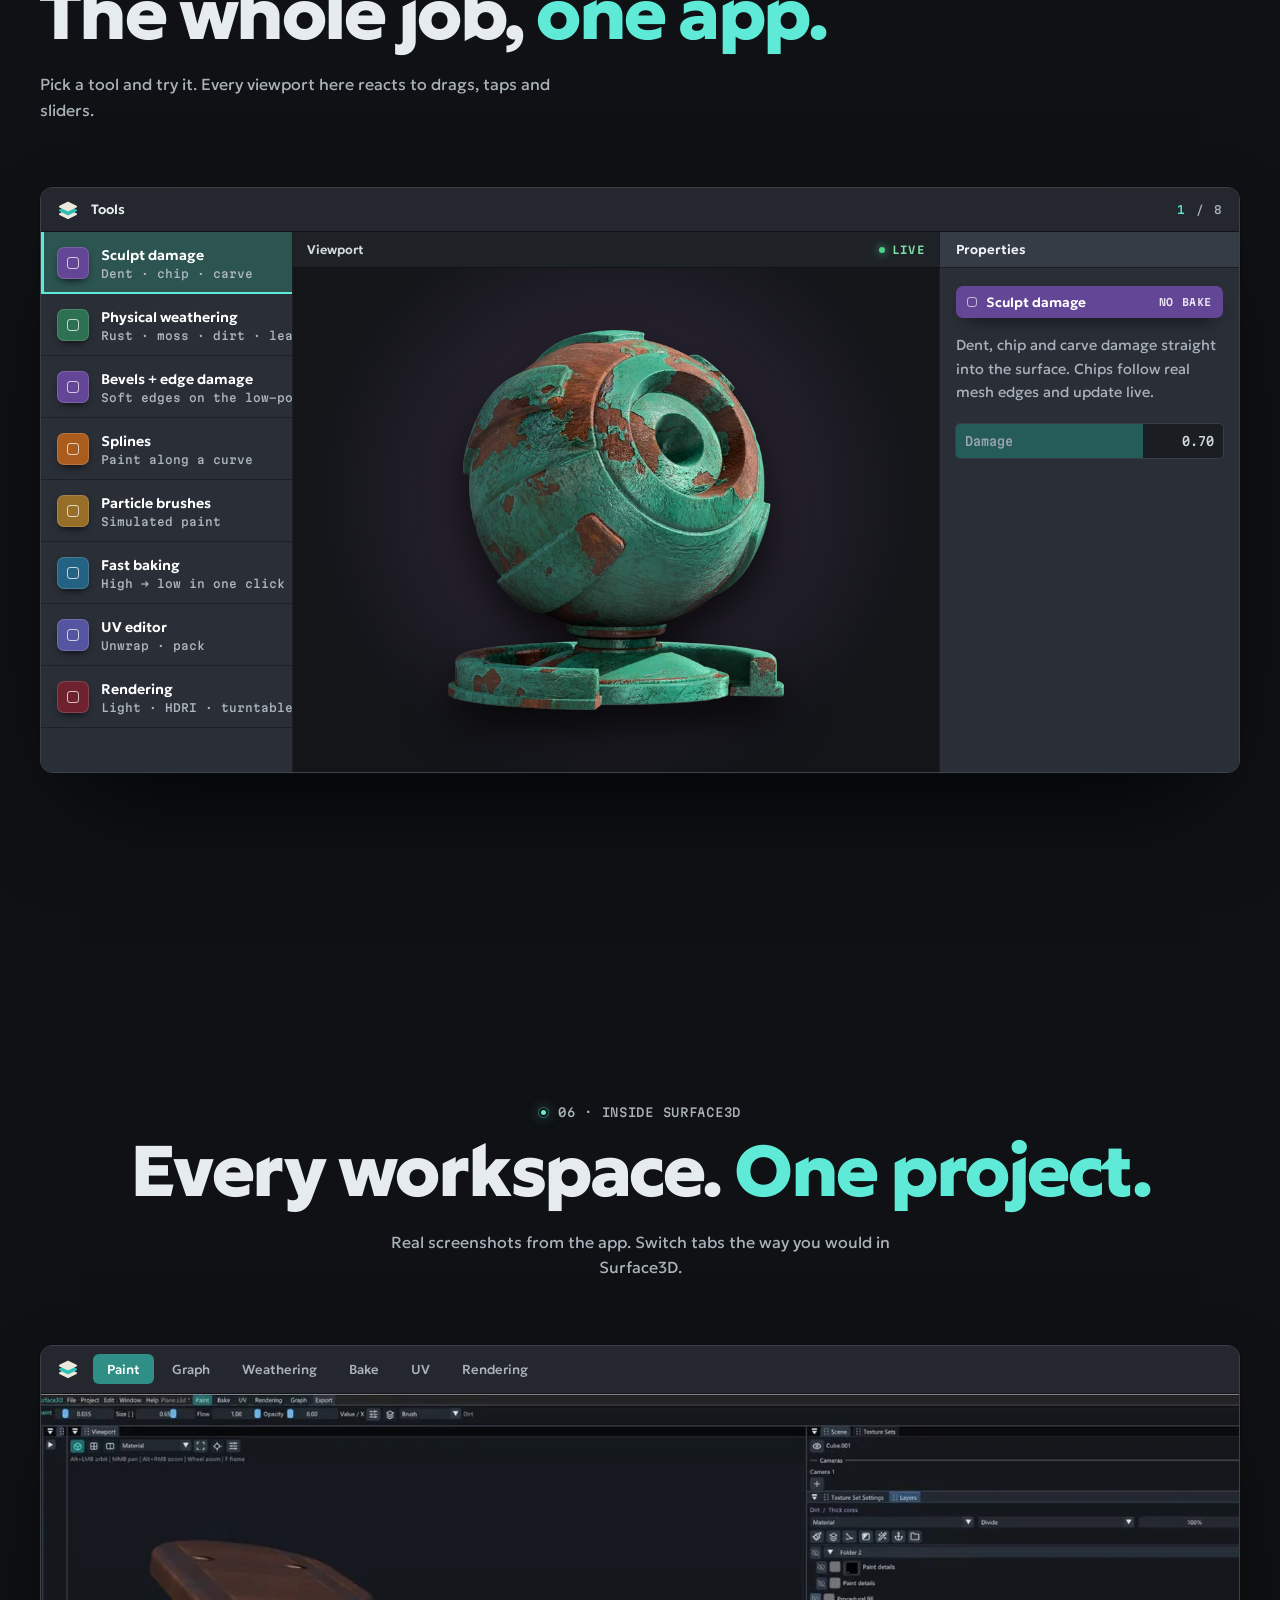
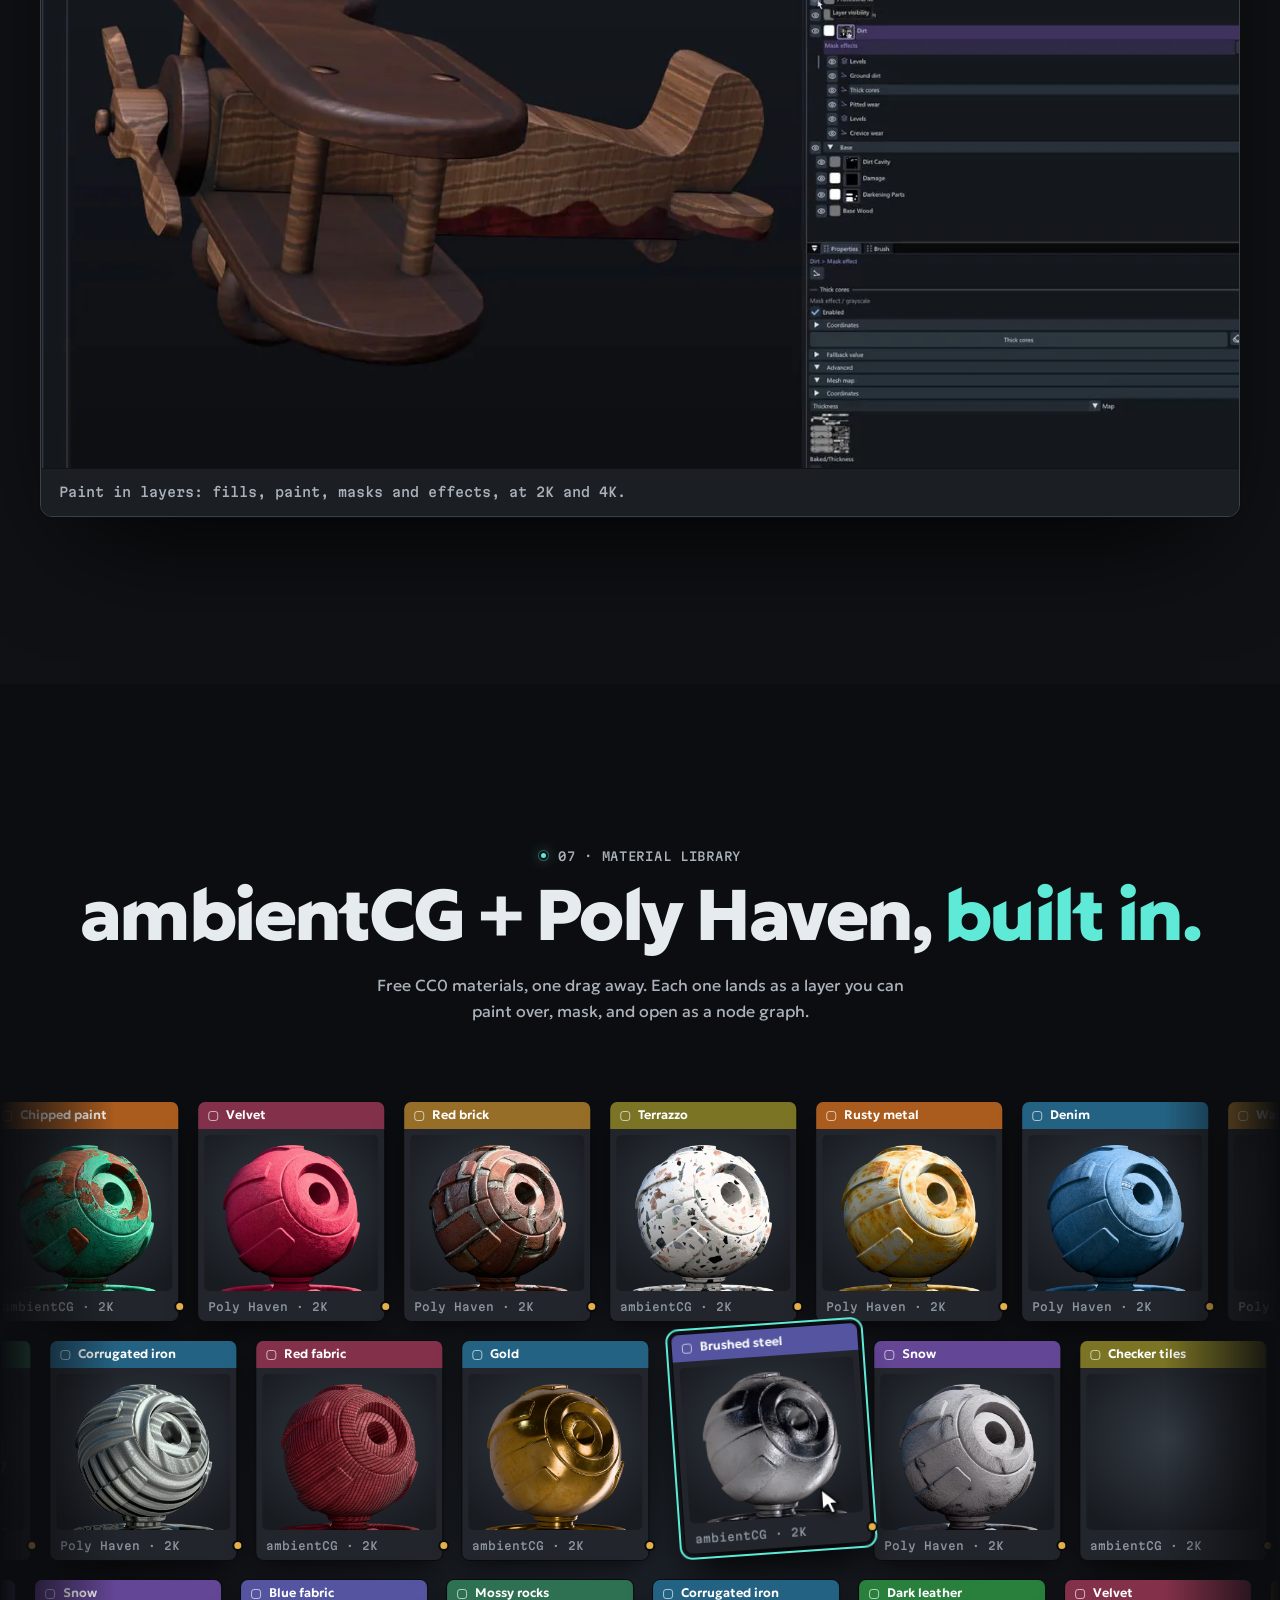
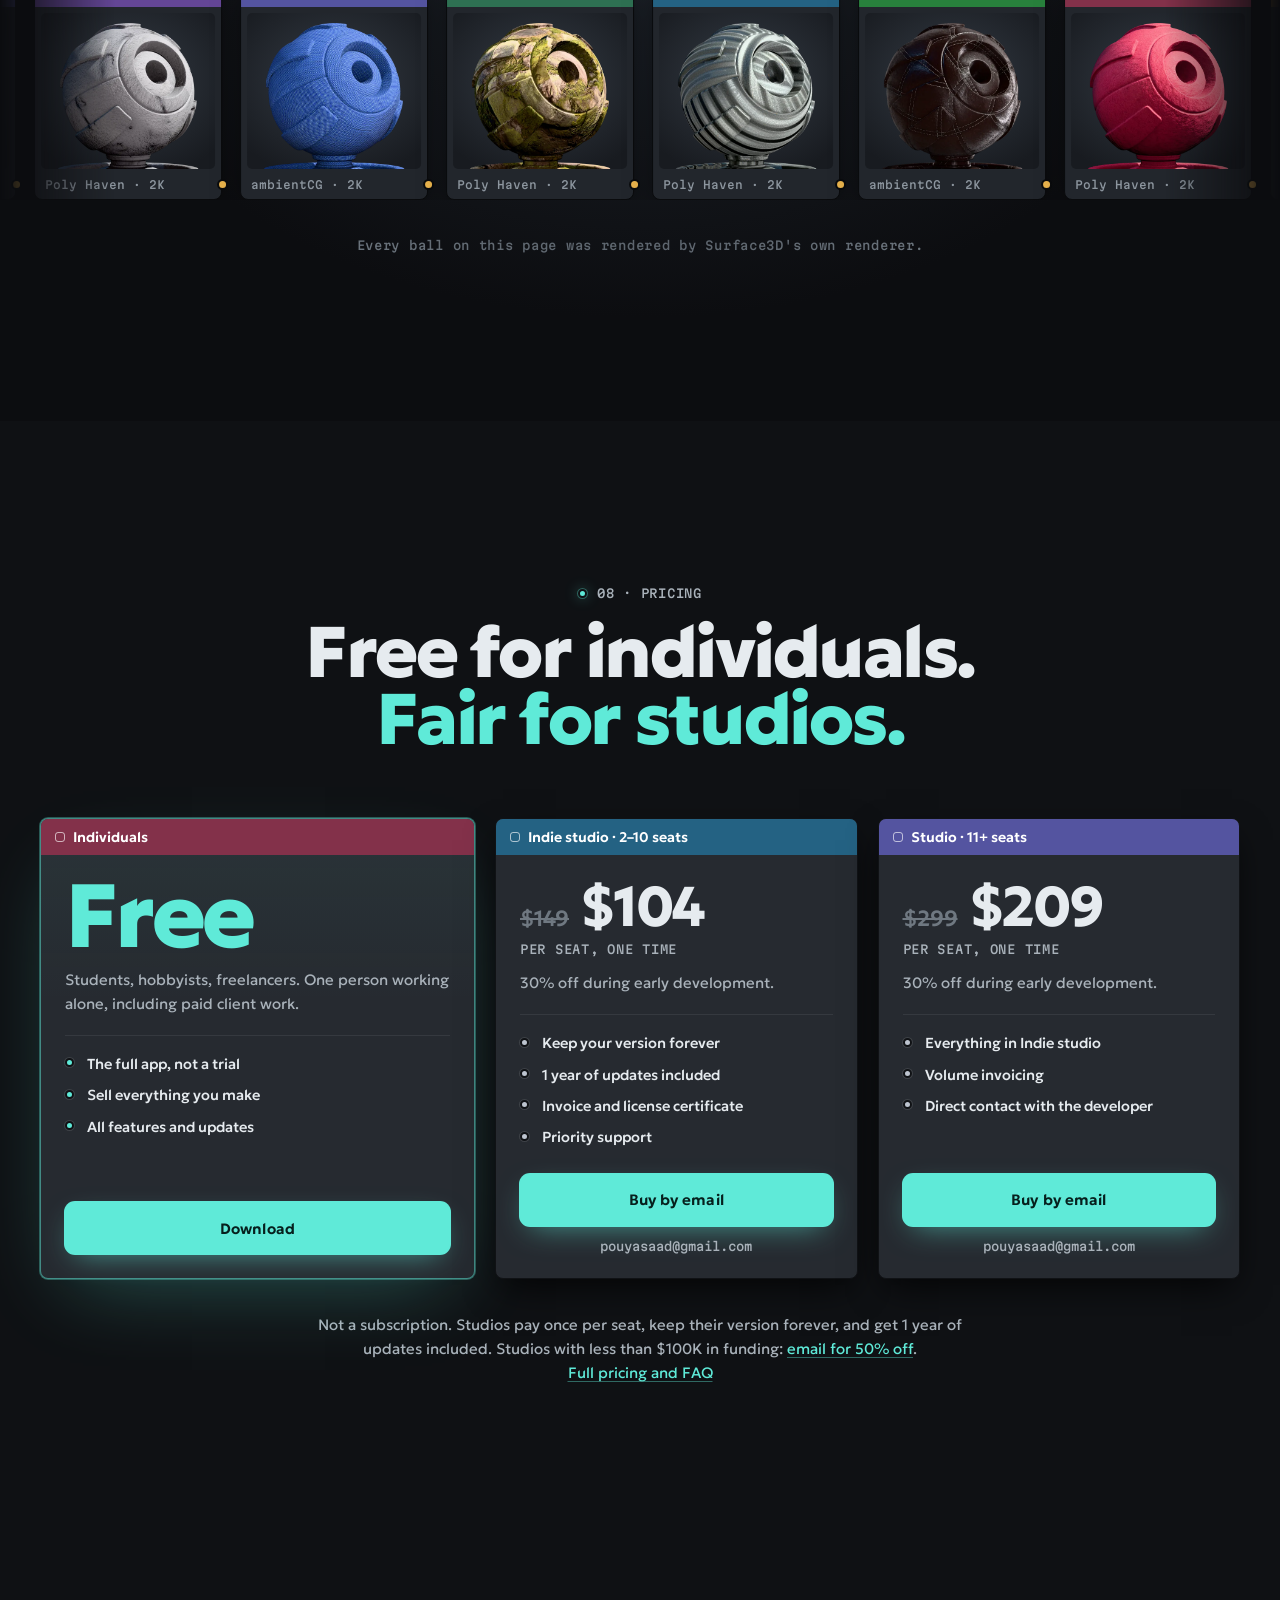
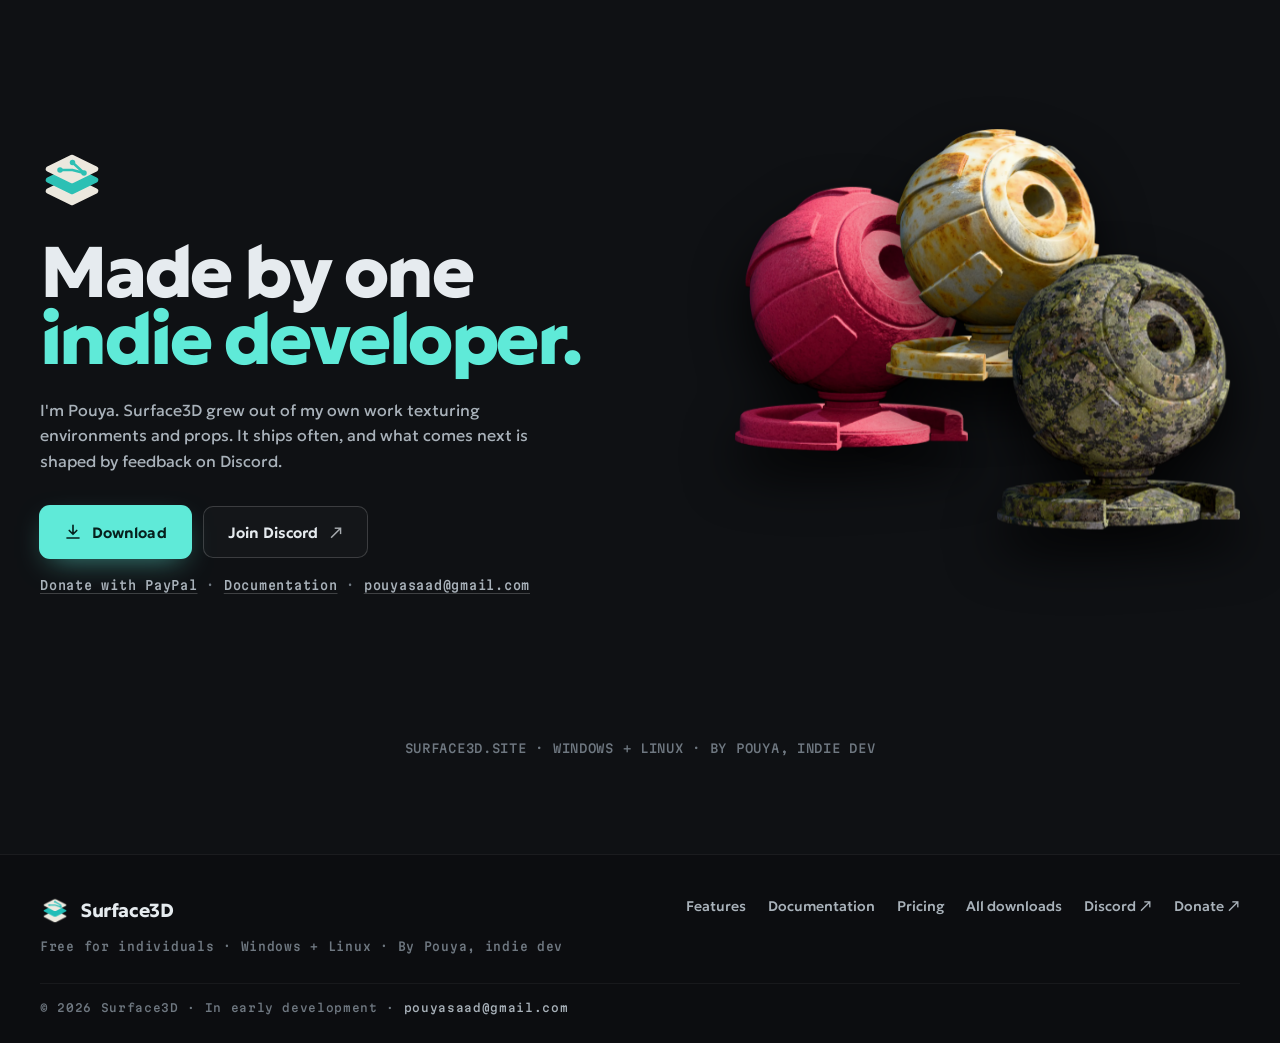
<file: download.html>
<!doctype html><html lang="en"><head><meta charset="utf-8"><meta name="viewport" content="width=device-width,initial-scale=1"><title>Download — Surface3D</title><meta http-equiv="refresh" content="0; url=index.html"><link rel="canonical" href="https://surface3d.site/index.html"><meta name="robots" content="noindex"><link rel="icon" type="image/png" href="assets/Surface3D.png"><script>location.replace('index.html' + (location.hash && 'index.html'.indexOf('#') < 0 ? location.hash : ''))</script><style>body{margin:0;min-height:100vh;display:grid;place-items:center;background:#0f1114;color:#a9b2ba;font:15px Inter,system-ui,sans-serif}a{color:#5fead8}</style></head><body><p>Download is now part of <a href="index.html">surface3d.site</a>.</p></body></html>
</file>
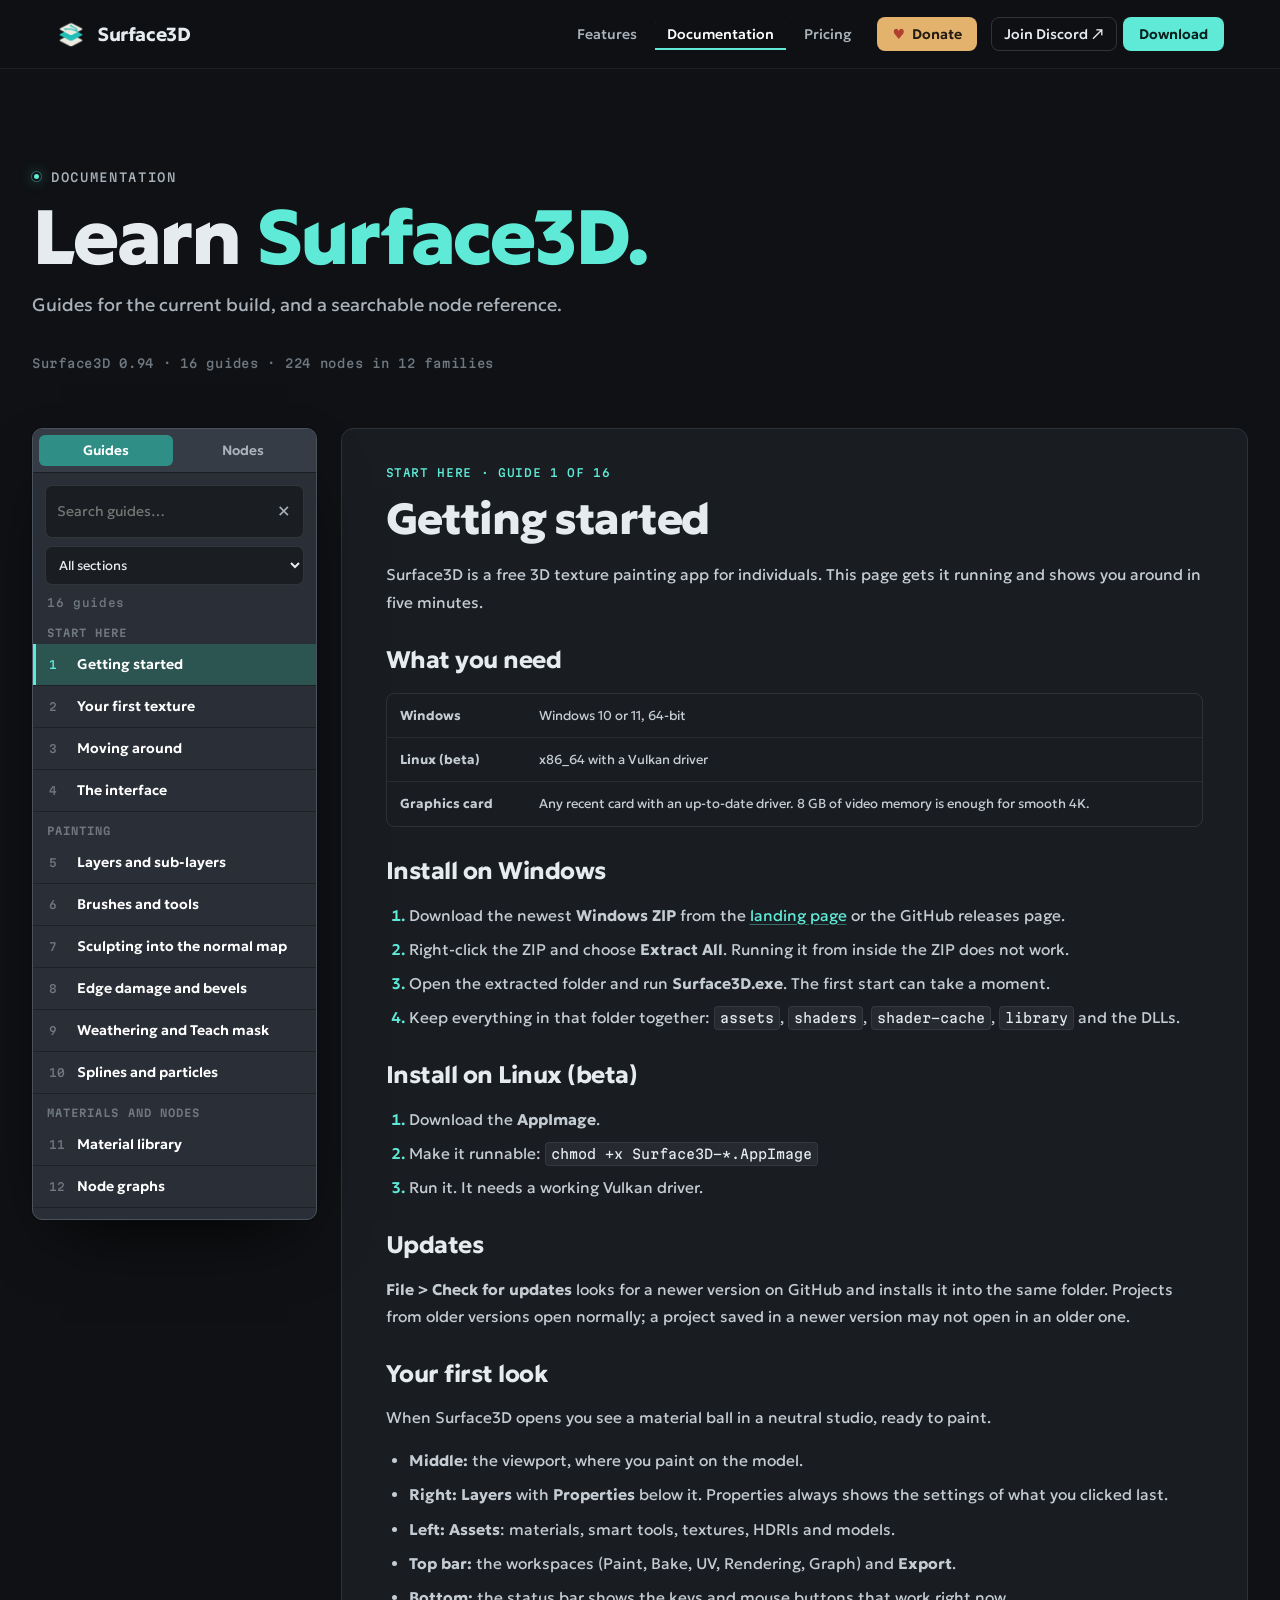
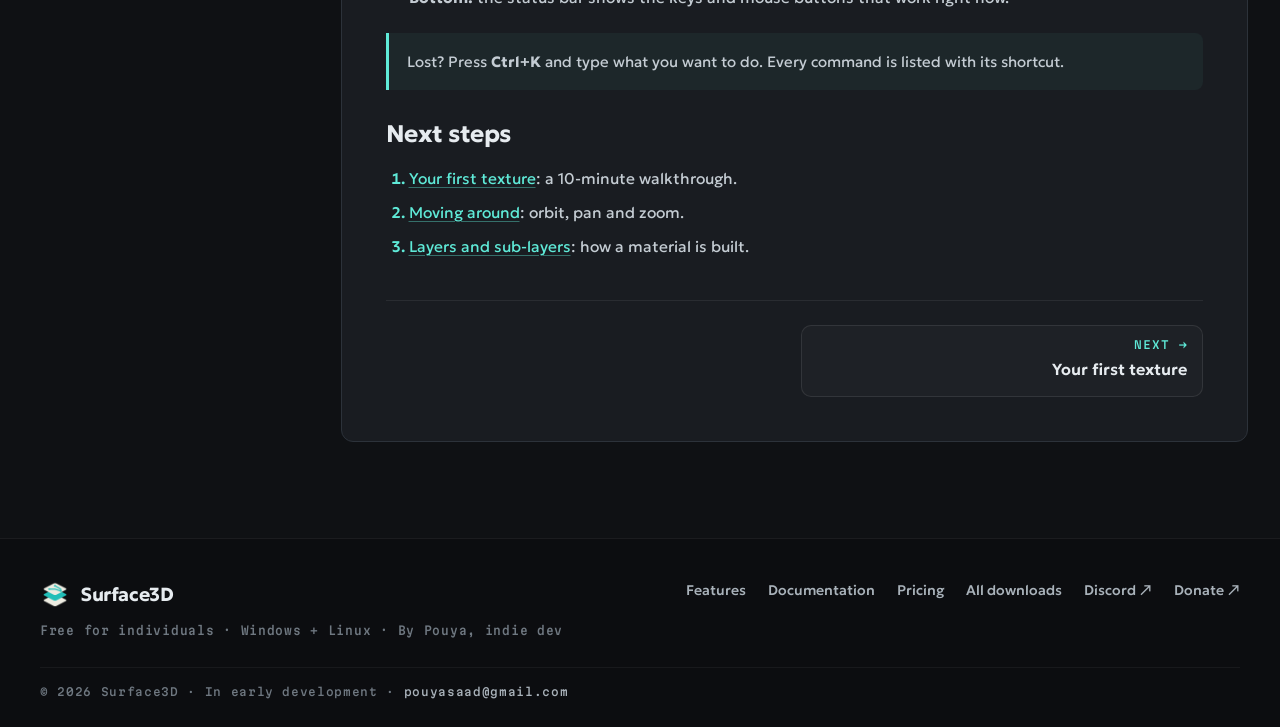
<file: examples.html>
<!doctype html><html lang="en"><head><meta charset="utf-8"><meta name="viewport" content="width=device-width,initial-scale=1"><title>Examples — Surface3D</title><meta http-equiv="refresh" content="0; url=docs.html"><link rel="canonical" href="https://surface3d.site/docs.html"><meta name="robots" content="noindex"><link rel="icon" type="image/png" href="assets/Surface3D.png"><script>location.replace('docs.html' + (location.hash && 'docs.html'.indexOf('#') < 0 ? location.hash : ''))</script><style>body{margin:0;min-height:100vh;display:grid;place-items:center;background:#0f1114;color:#a9b2ba;font:15px Inter,system-ui,sans-serif}a{color:#5fead8}</style></head><body><p>Examples is now part of <a href="docs.html">surface3d.site</a>.</p></body></html>
</file>
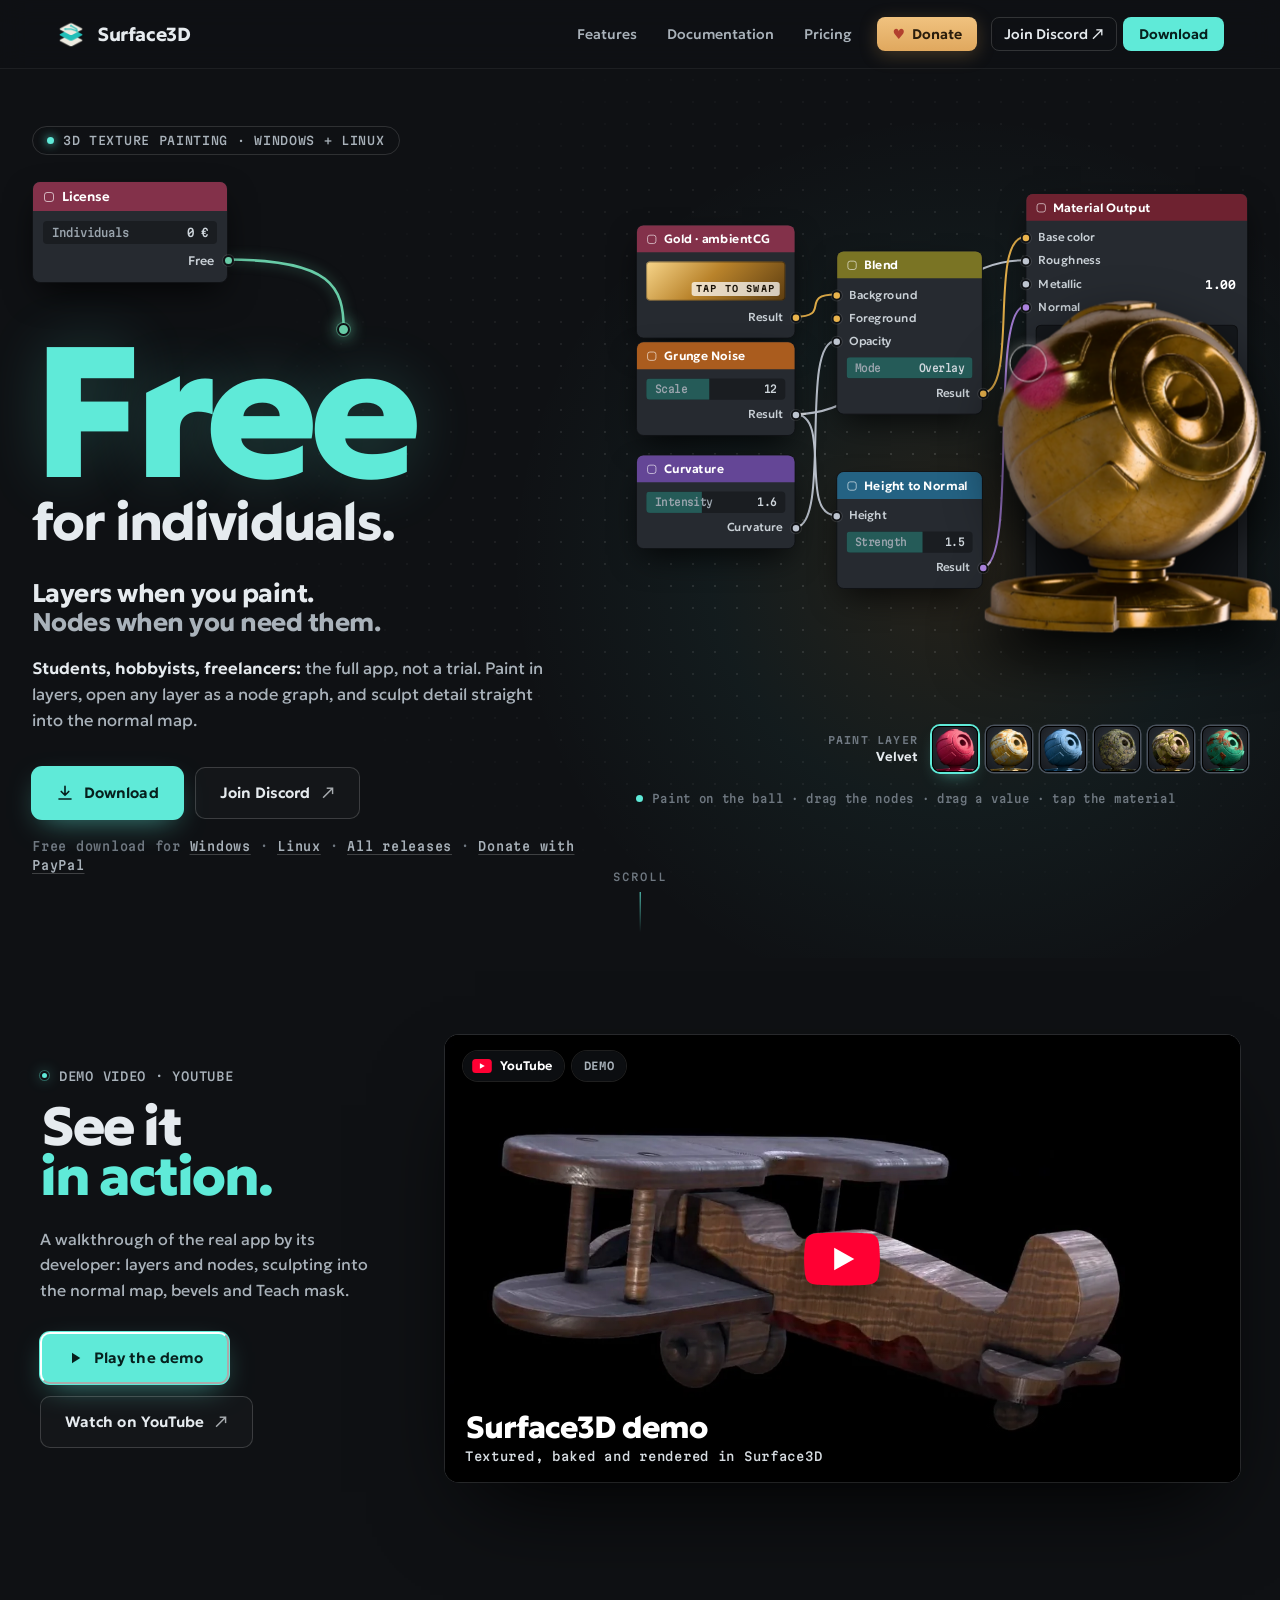
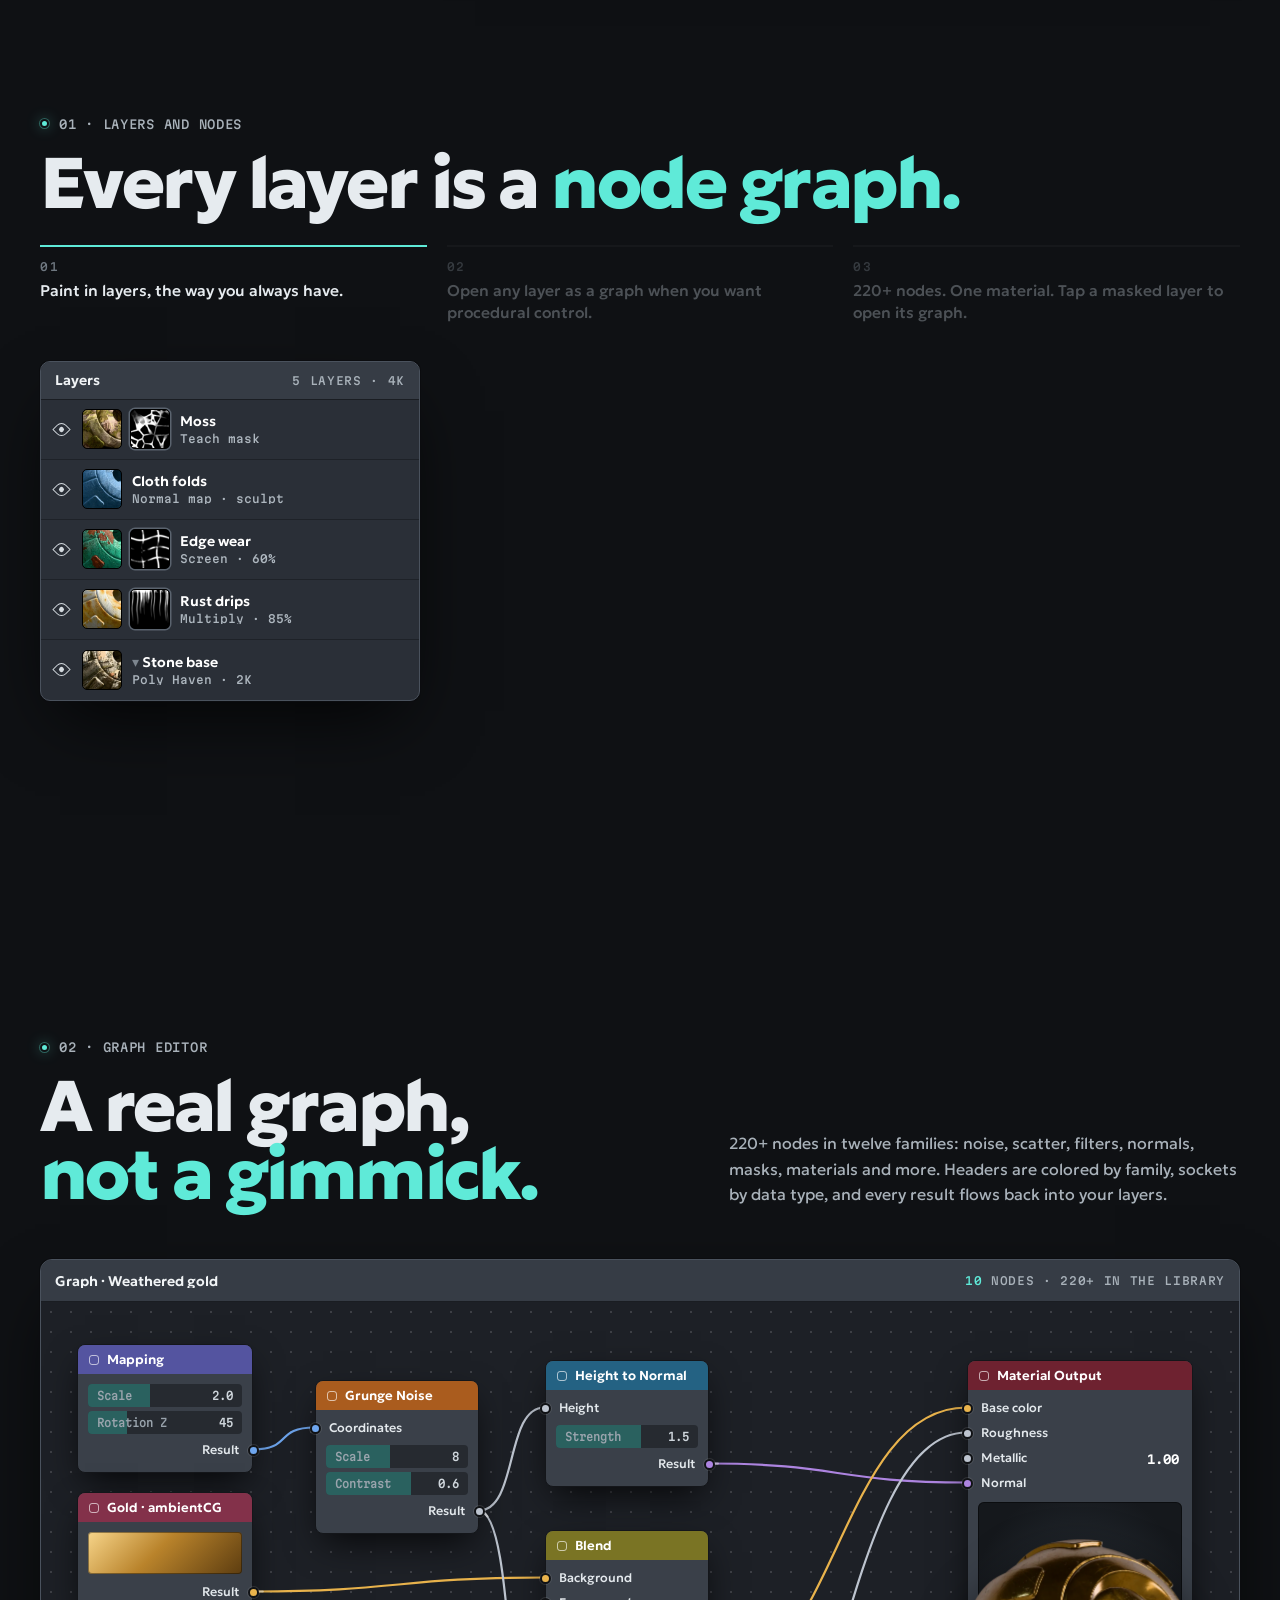
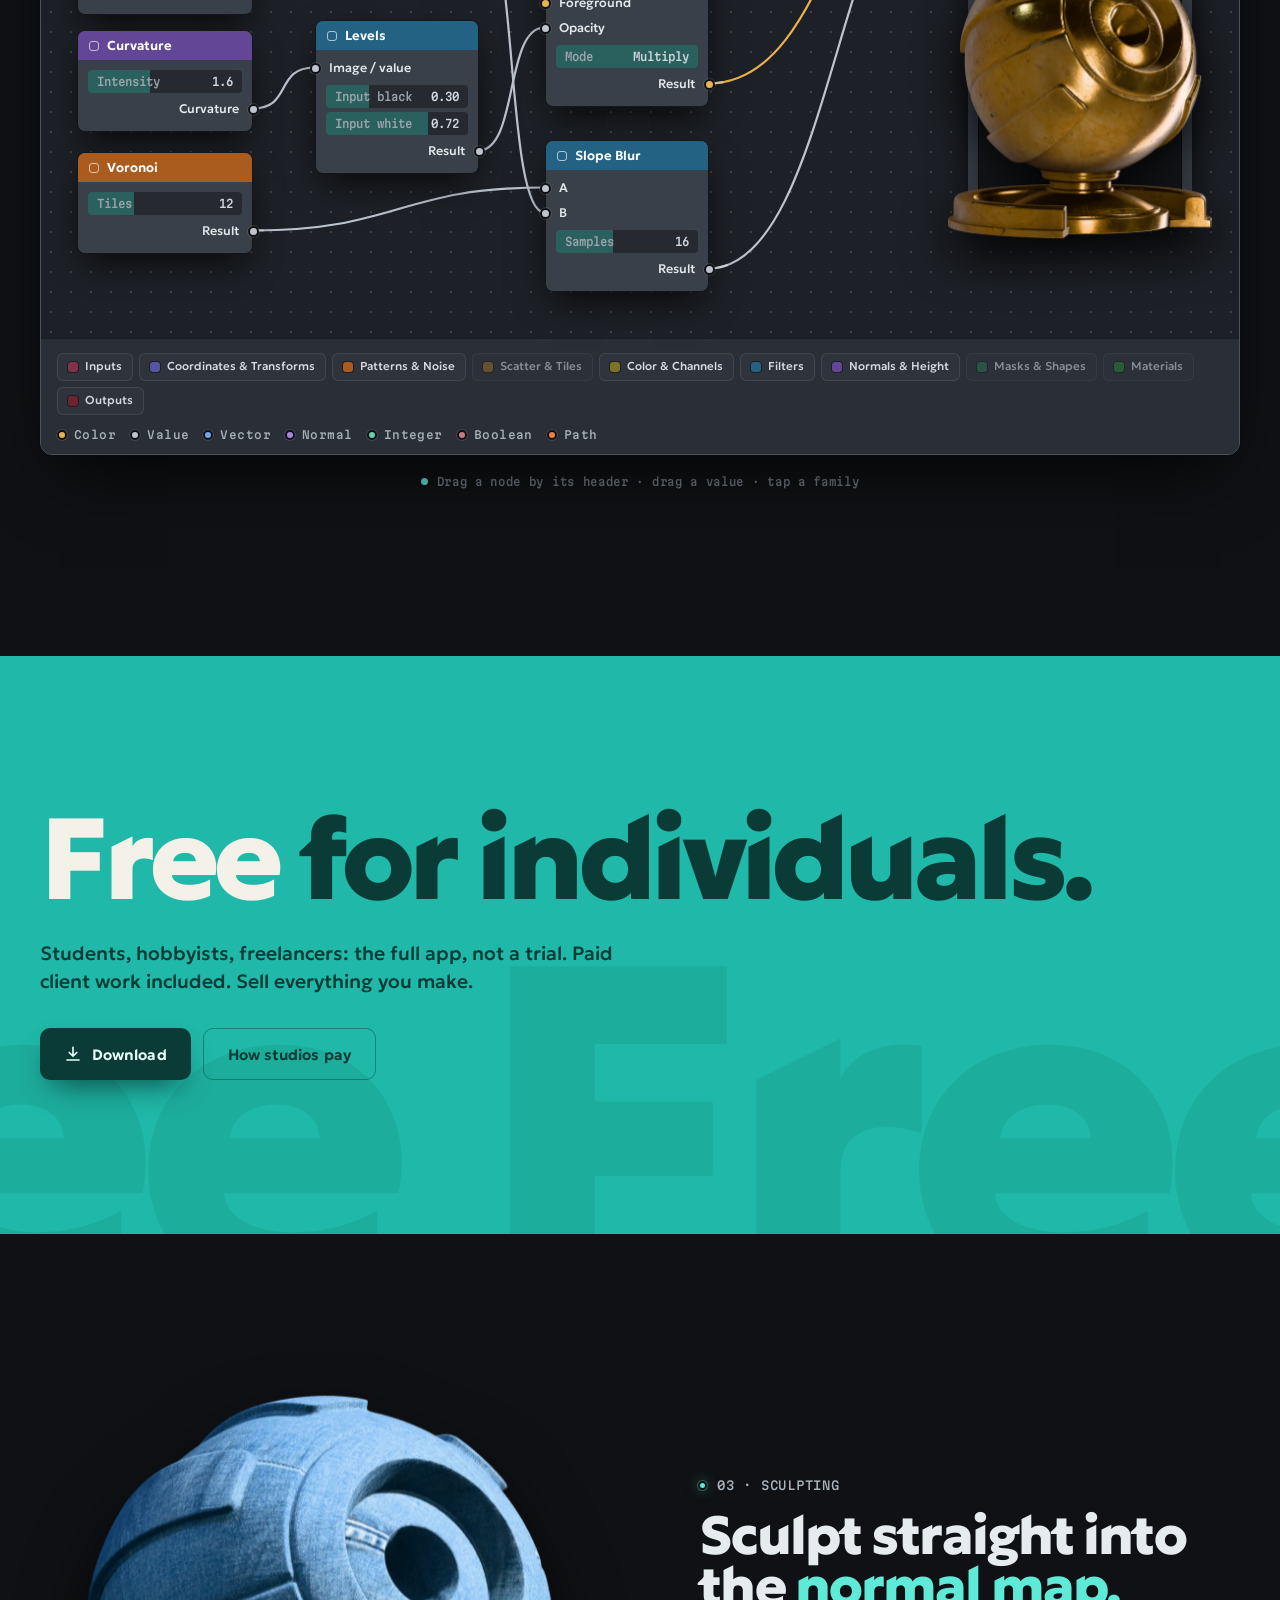
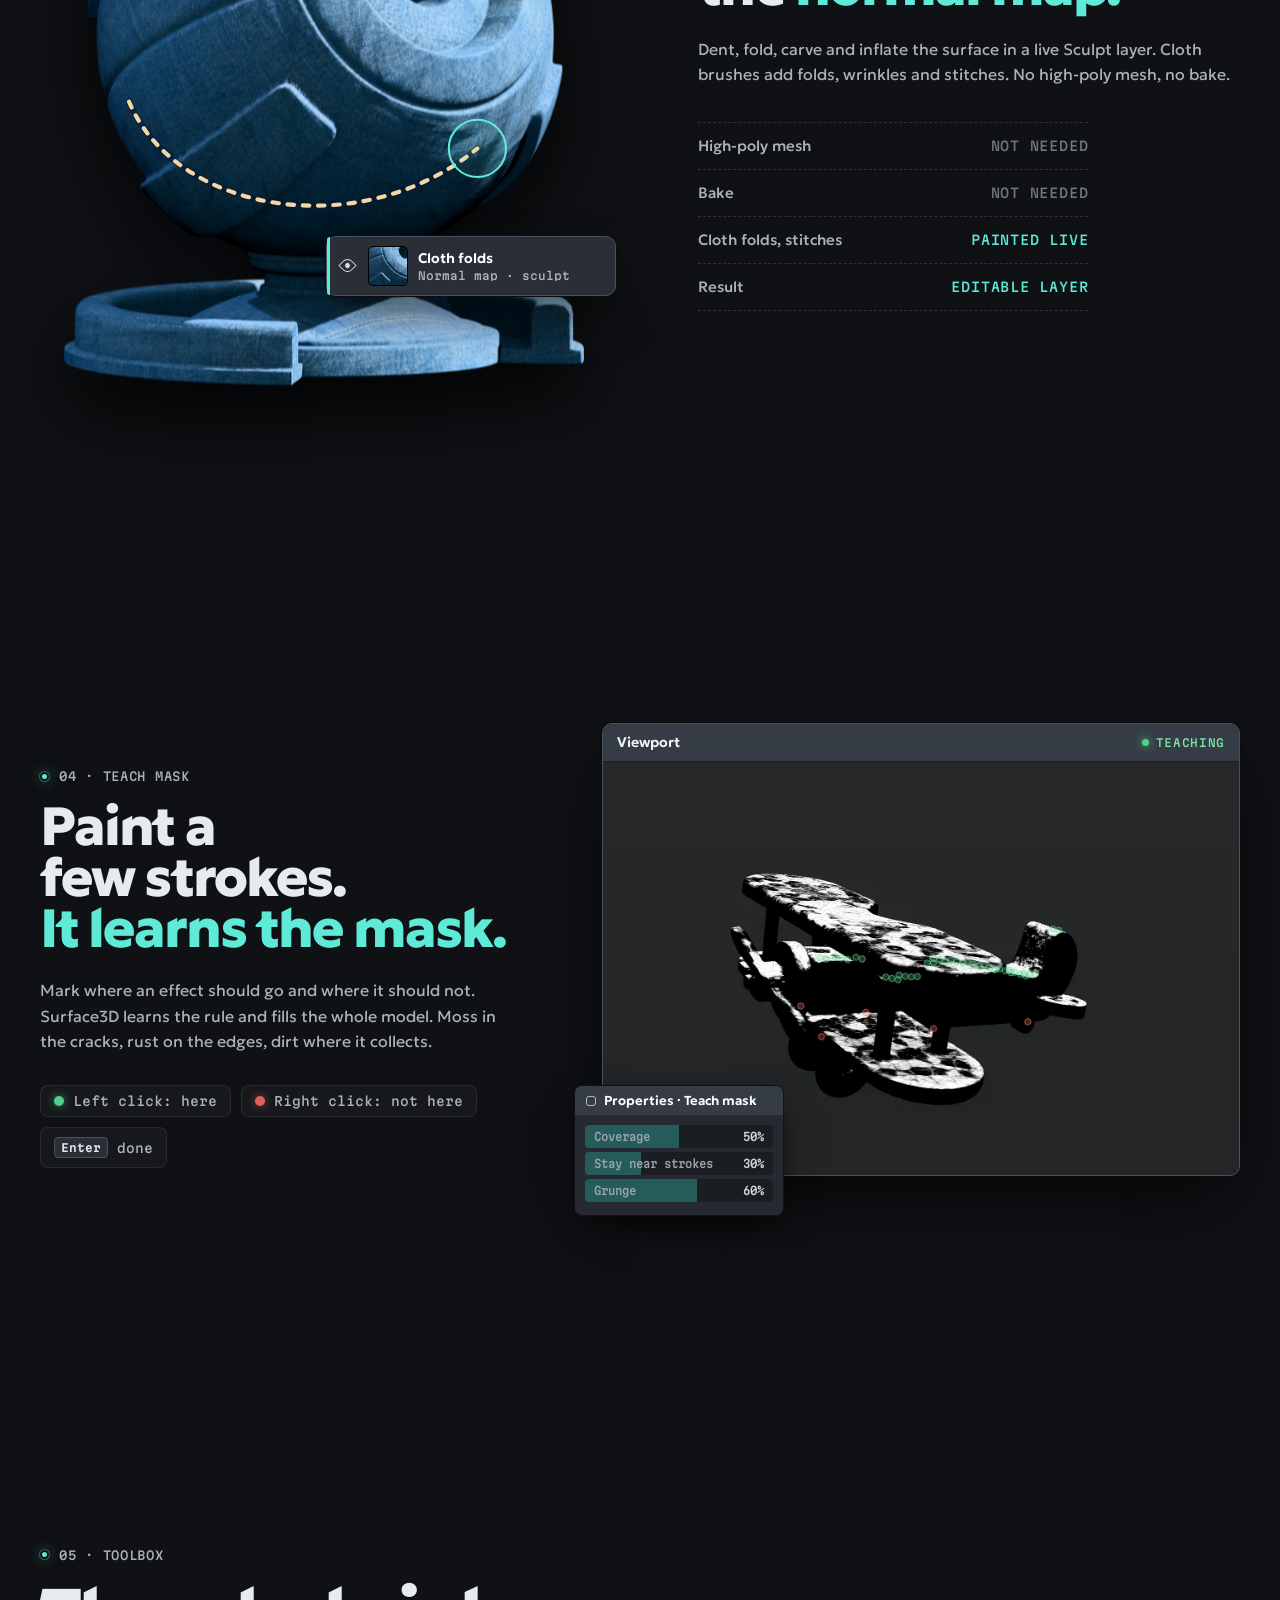
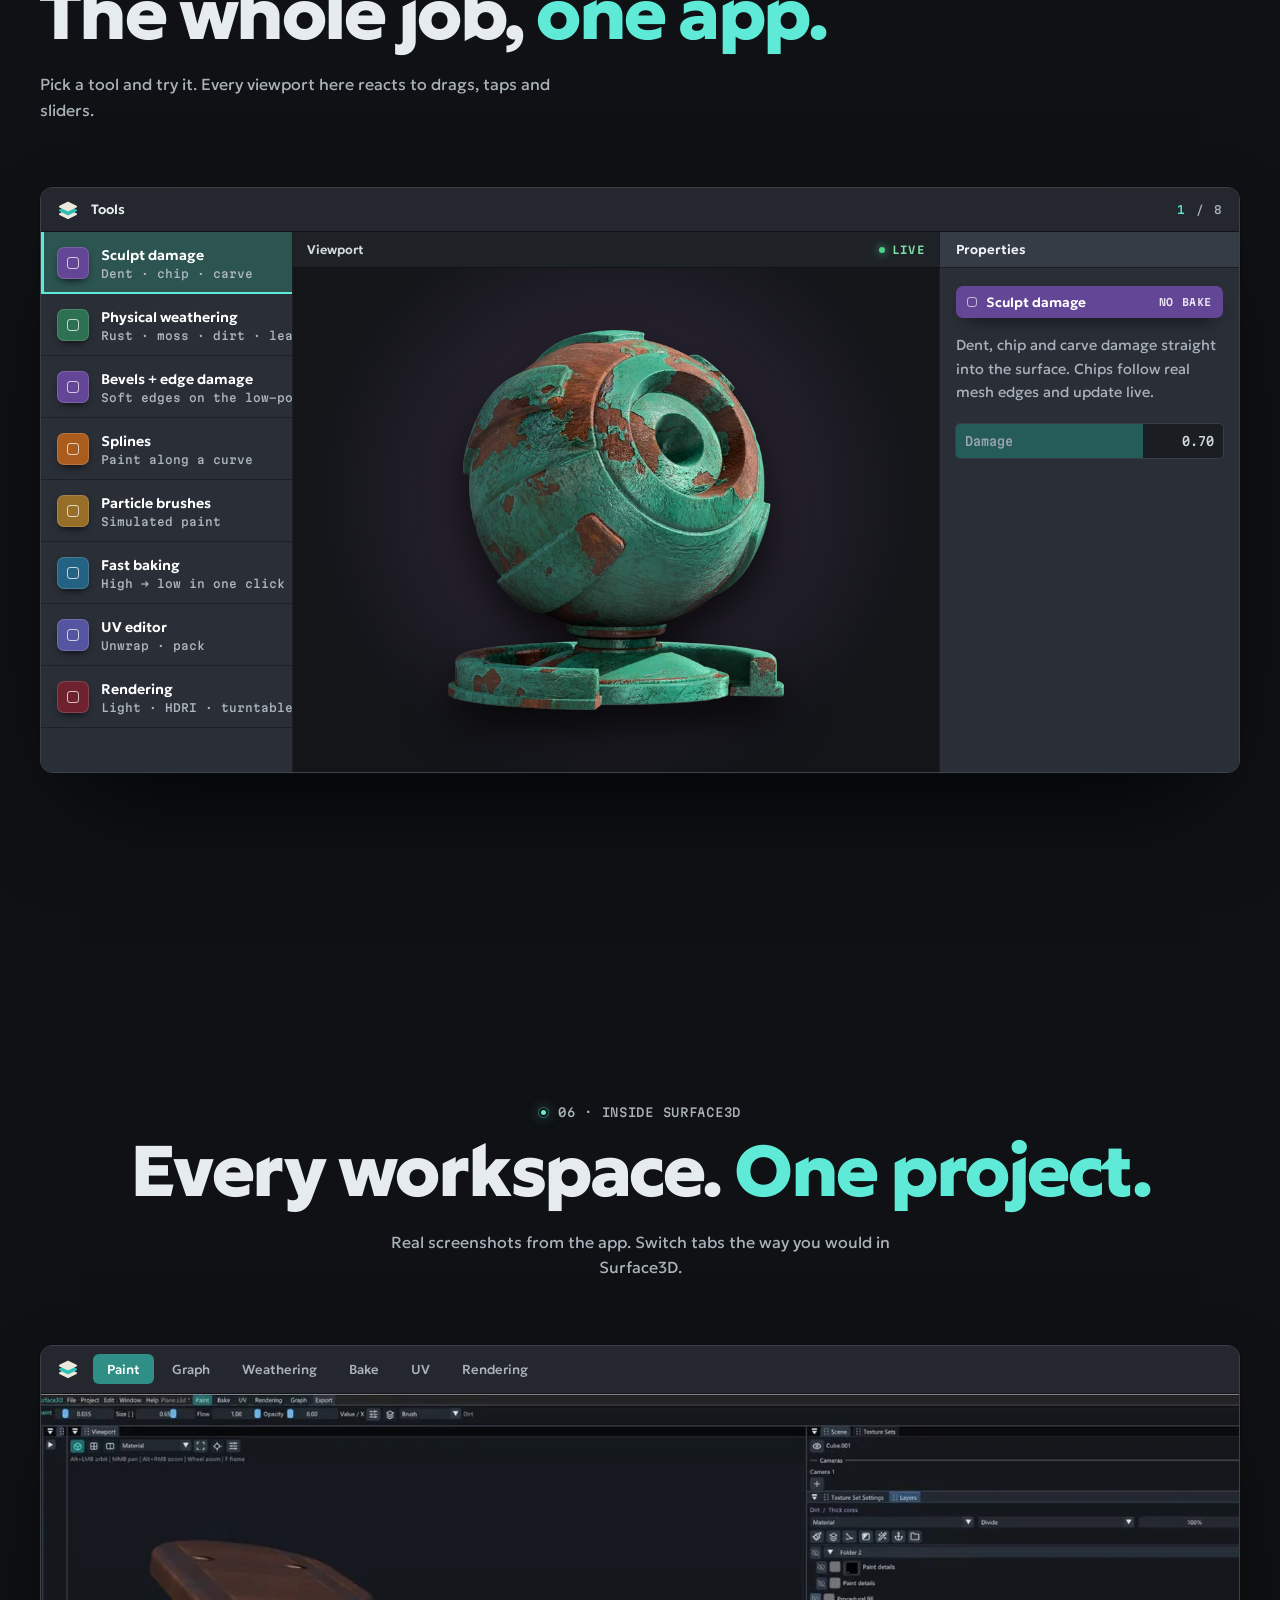
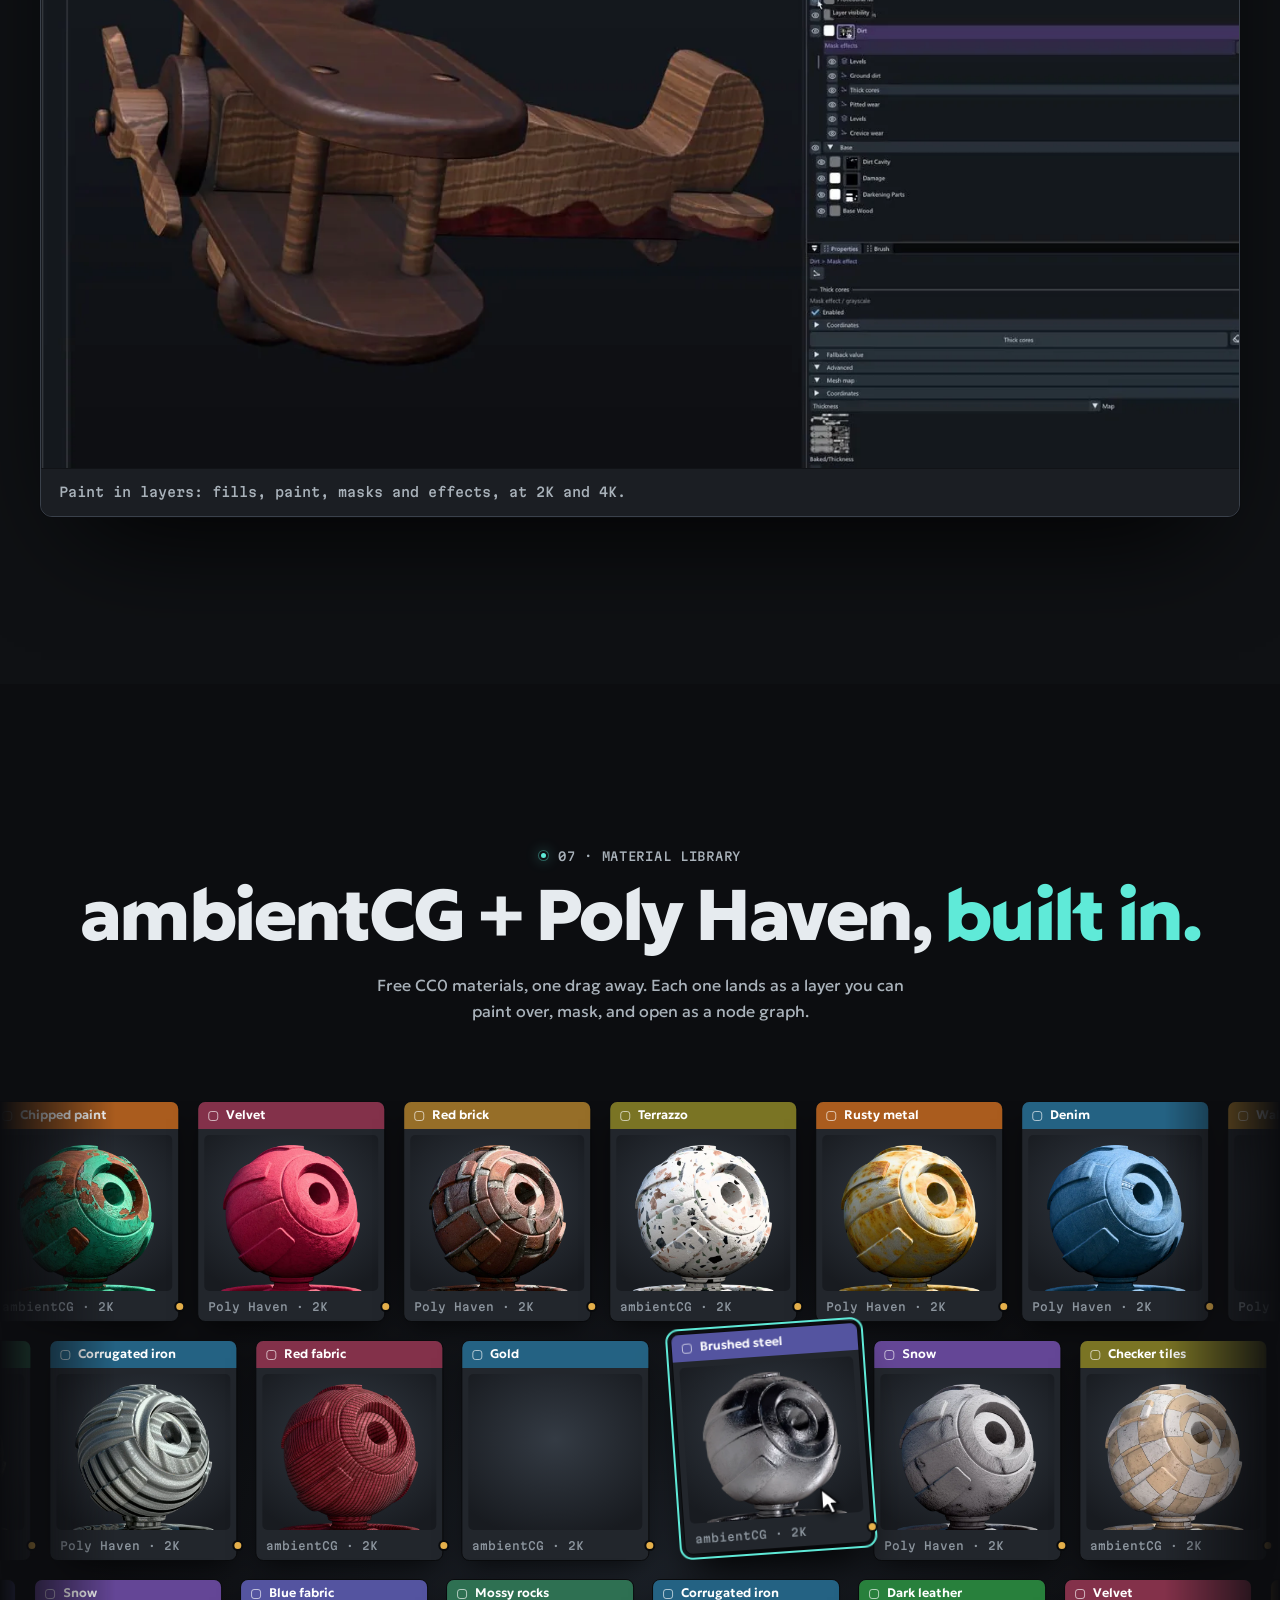
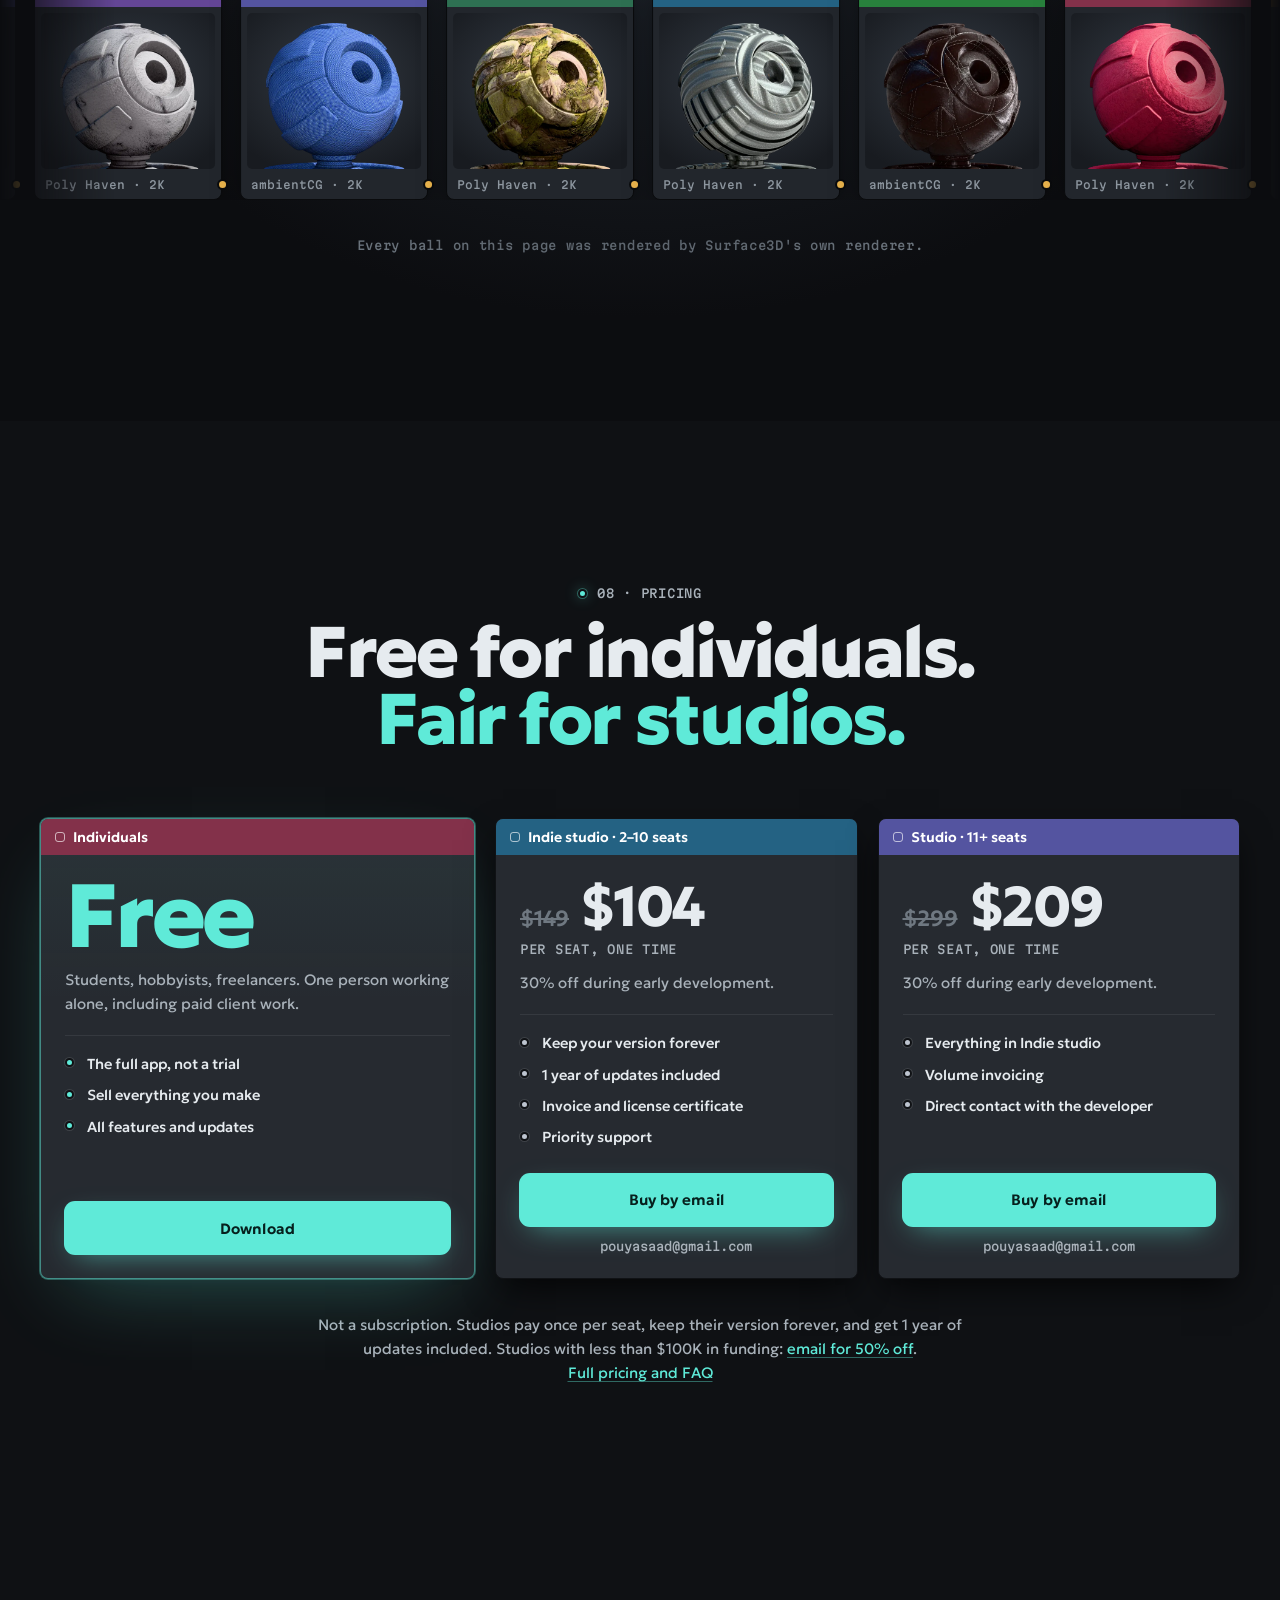
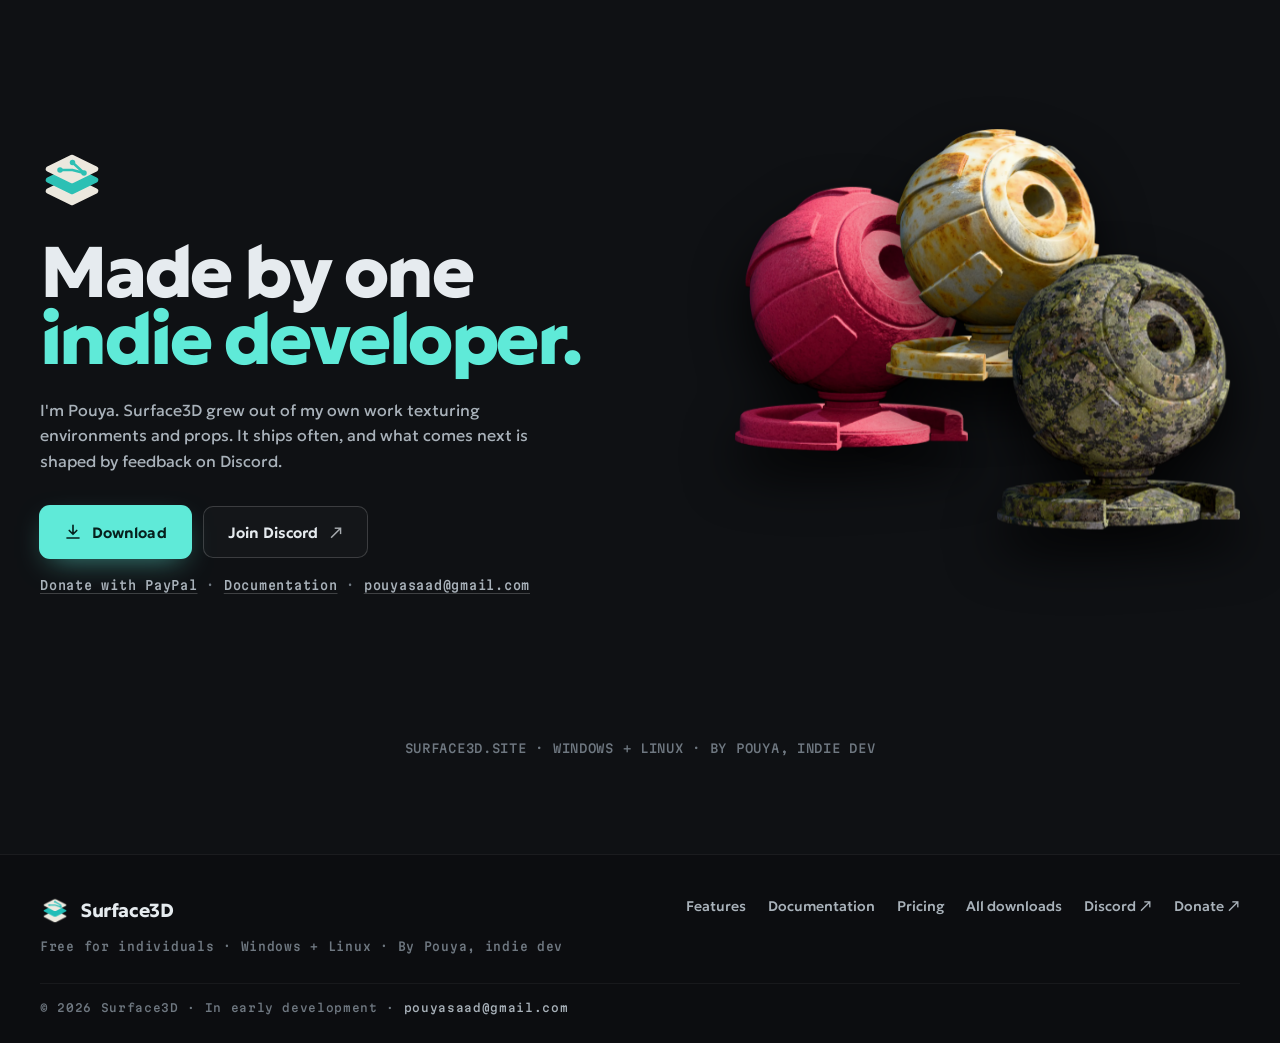
<file: features.html>
<!doctype html><html lang="en"><head><meta charset="utf-8"><meta name="viewport" content="width=device-width,initial-scale=1"><title>Features — Surface3D</title><meta http-equiv="refresh" content="0; url=index.html#tools"><link rel="canonical" href="https://surface3d.site/index.html#tools"><meta name="robots" content="noindex"><link rel="icon" type="image/png" href="assets/Surface3D.png"><script>location.replace('index.html#tools' + (location.hash && 'index.html#tools'.indexOf('#') < 0 ? location.hash : ''))</script><style>body{margin:0;min-height:100vh;display:grid;place-items:center;background:#0f1114;color:#a9b2ba;font:15px Inter,system-ui,sans-serif}a{color:#5fead8}</style></head><body><p>Features is now part of <a href="index.html#tools">surface3d.site</a>.</p></body></html>
</file>
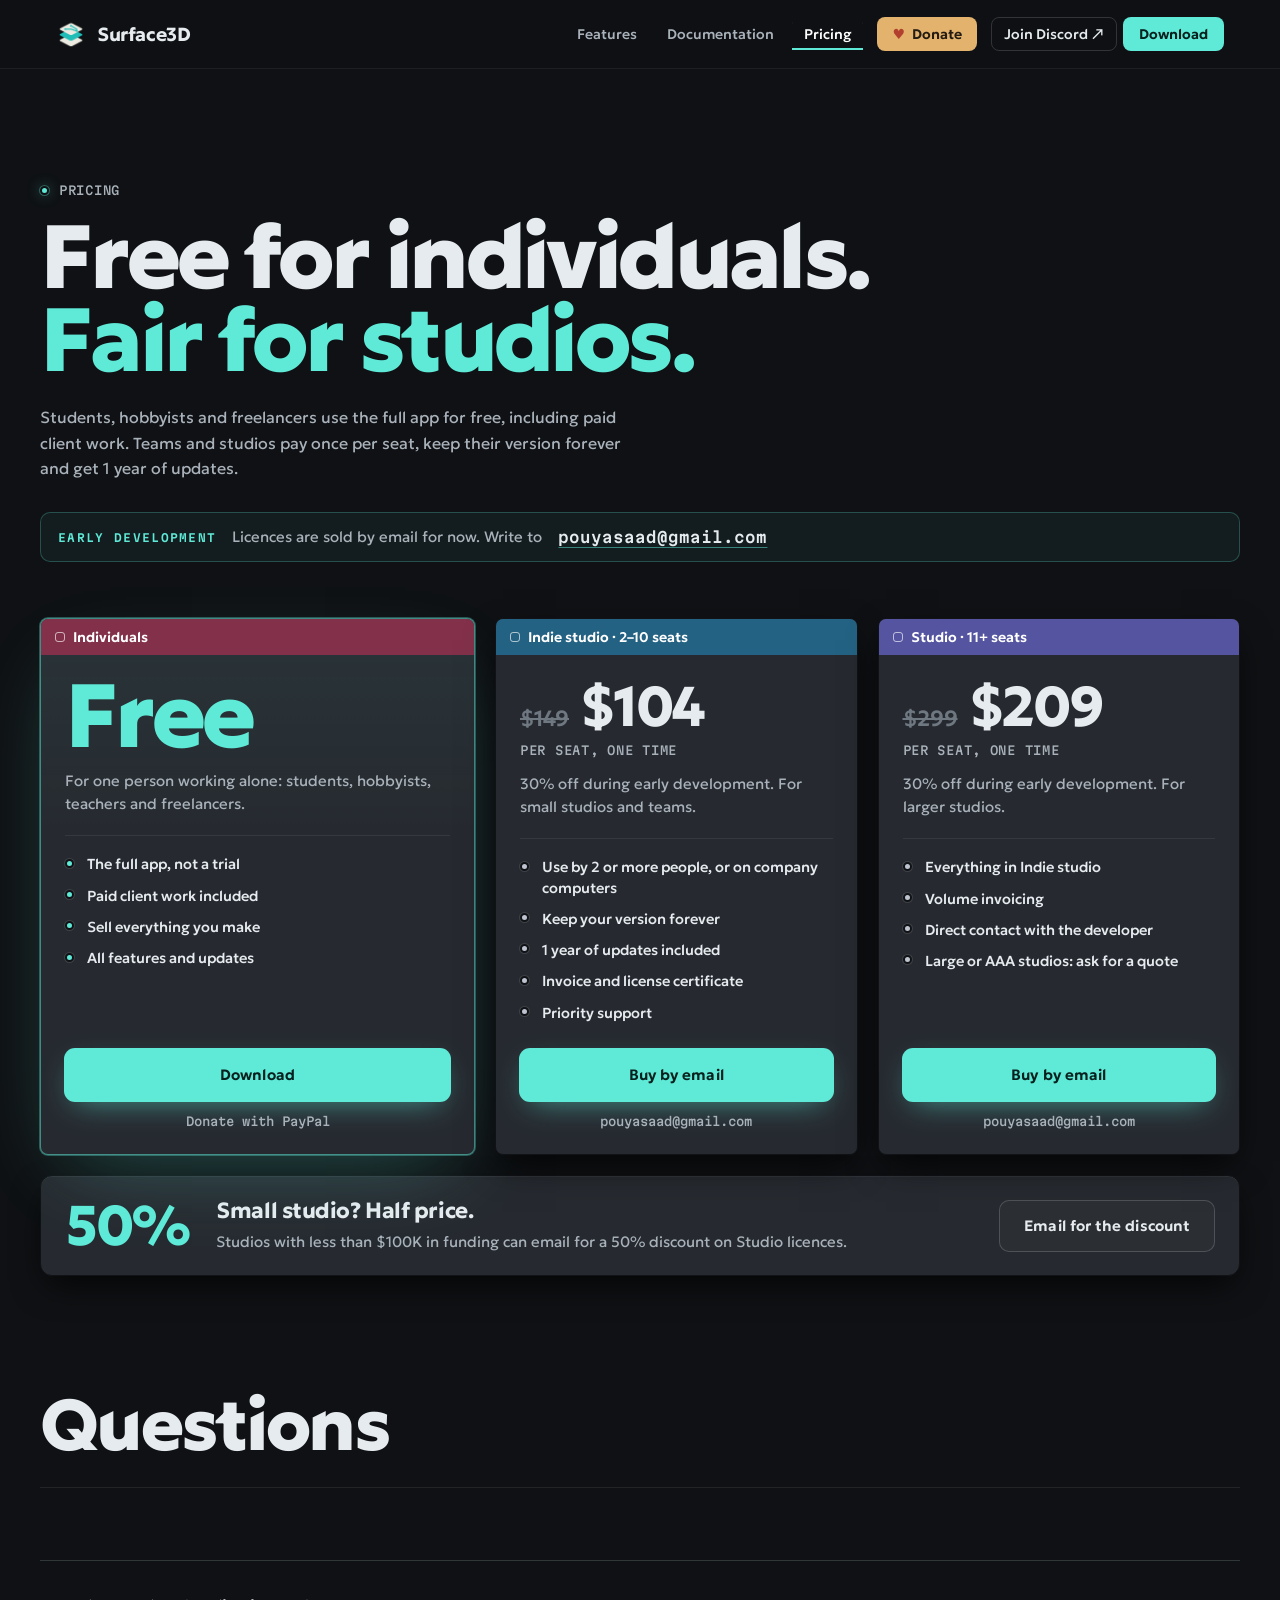
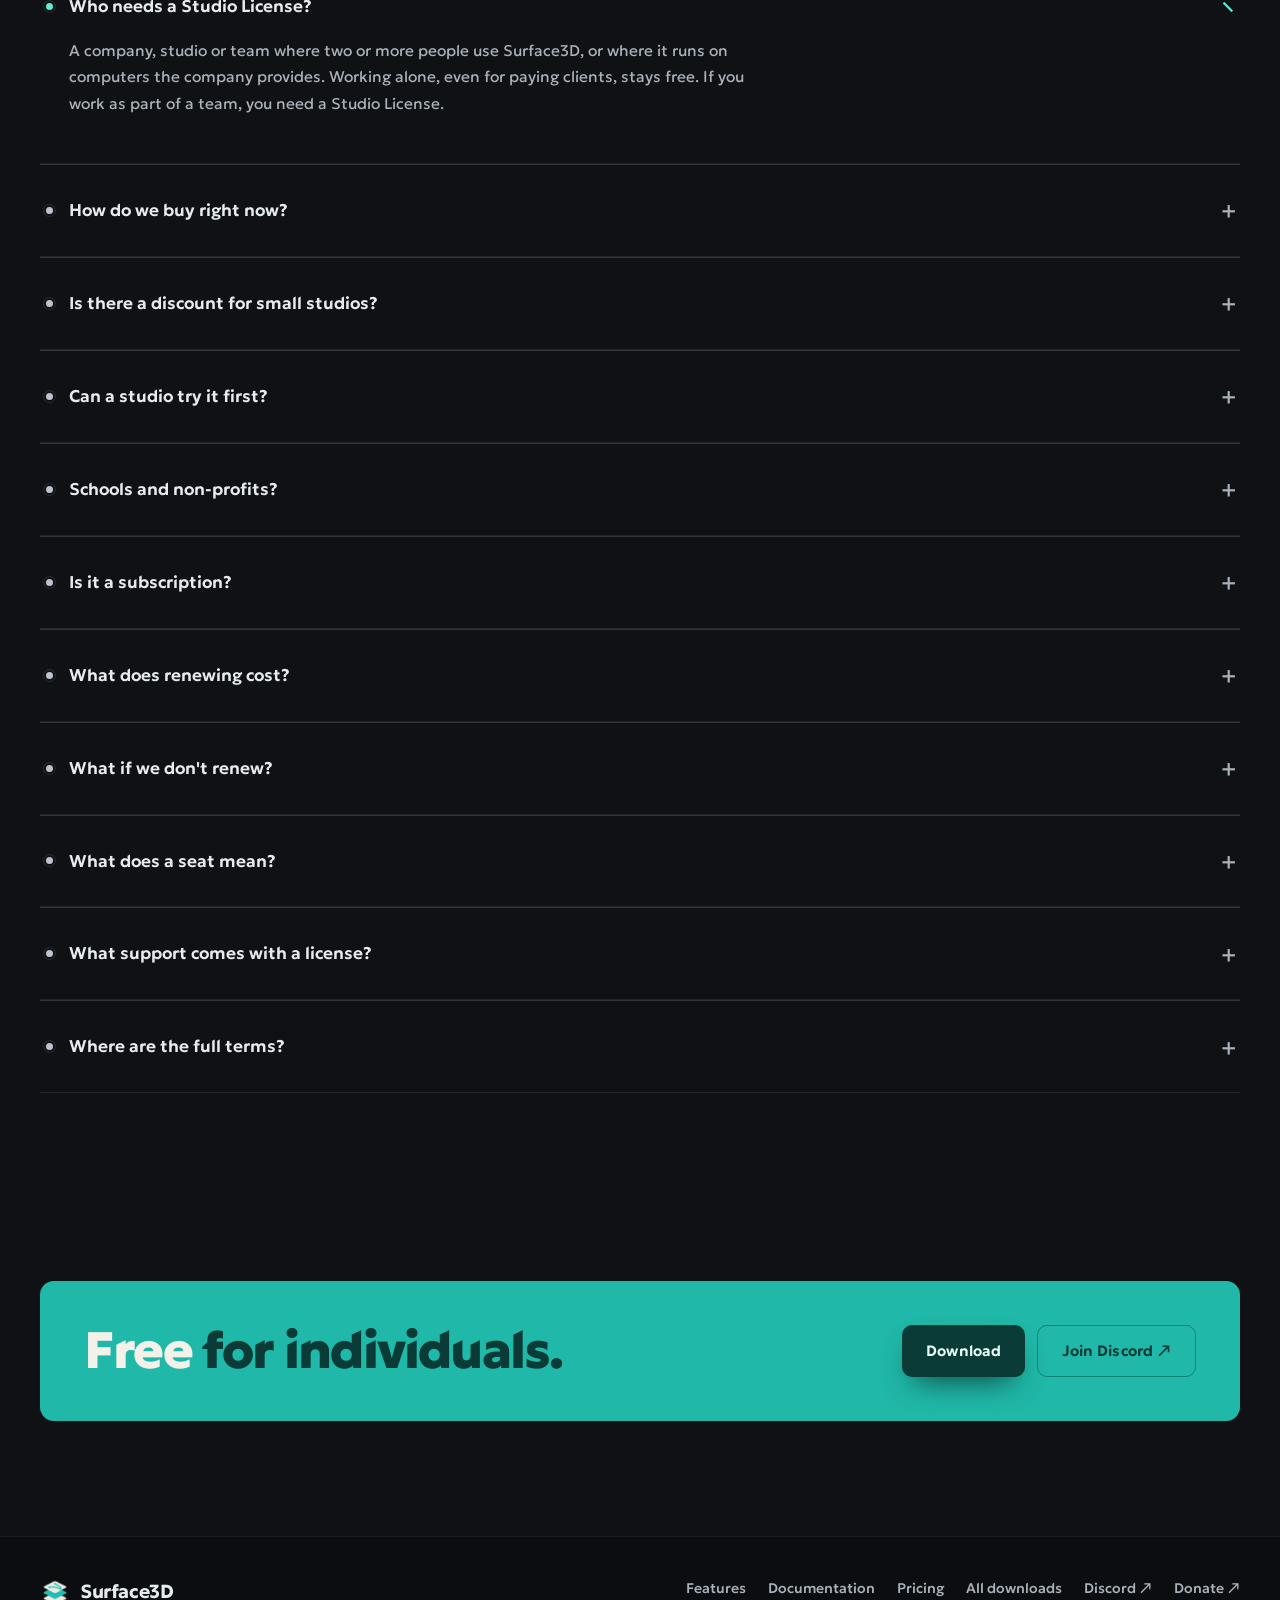
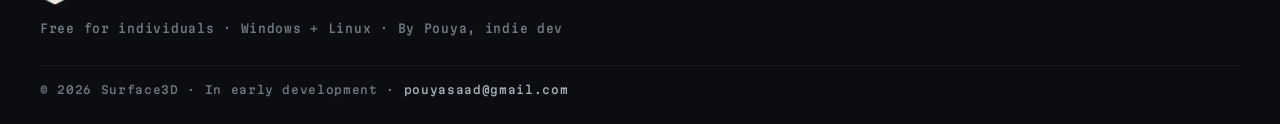
<file: pricing.html>
<!doctype html>
<html lang="en"><head><meta charset="utf-8"><meta name="darkreader-lock"><meta name="color-scheme" content="dark"><meta name="viewport" content="width=device-width,initial-scale=1"><meta name="theme-color" content="#0f1114"><meta name="description" content="Surface3D is free for individuals. Studios pay once per seat ($149 for 2-10 seats, $299 for 11+), keep their version forever and get 1 year of updates."><title>Pricing — Surface3D</title>
<link rel="preconnect" href="https://fonts.googleapis.com"><link rel="preconnect" href="https://fonts.gstatic.com" crossorigin><link rel="stylesheet" href="https://fonts.googleapis.com/css2?family=Geologica:wght,SHRP@400..800,0..100&family=Martian+Mono:wdth,wght@75..112.5,400..700&display=swap">
<link rel="stylesheet" href="assets/site.css"><link rel="stylesheet" href="assets/usability.css"><link rel="stylesheet" href="assets/brand.css?v=20261112h"><link rel="stylesheet" href="assets/home.css?v=20261112e">
<script defer src="scripts/site.js?v=20261112e"></script><script defer src="scripts/latest-release.js?v=20261112e"></script><script defer src="scripts/analytics.js?v=20261112e"></script>
<link rel="icon" type="image/png" href="assets/Surface3D.png"><link rel="apple-touch-icon" href="assets/Surface3D.png">
<style>
.pr-hero{padding:clamp(64px,9vw,120px) 0 0}
.pr-hero h1{margin:0;font:800 clamp(48px,7vw,104px)/.92 var(--fd);font-variation-settings:'opsz' 96;letter-spacing:-.04em;color:var(--ink);text-wrap:balance}
.pr-hero h1 span{color:var(--teal)}
.pr-hero .h-body{max-width:38em}
.pr-mail{display:flex;flex-wrap:wrap;align-items:center;gap:10px 16px;margin-top:30px;padding:14px 18px;border-radius:10px;background:#5fead80d;box-shadow:inset 0 0 0 1px #5fead840}
.pr-mail b{font:600 11px/1 var(--fm);letter-spacing:.12em;text-transform:uppercase;color:var(--teal)}
.pr-mail span{font:400 15px/1.5 var(--fb);color:var(--dim)}
.pr-mail a{font:600 15px/1 var(--fm);color:var(--ink);text-decoration:underline;text-decoration-color:#5fead880;text-underline-offset:4px}
.pr-plans{padding-top:clamp(36px,5vw,56px)}
.plan .mail{margin:12px 0 0;text-align:center;font:500 12px/1.4 var(--fm);color:var(--faint)}
.plan .mail a{color:var(--dim)}
.pr-small{display:grid;grid-template-columns:auto minmax(0,1fr) auto;gap:20px 28px;align-items:center;margin-top:20px;padding:22px 24px;border-radius:12px;background:var(--node);border:1px solid #101215;box-shadow:0 14px 34px -8px #000c,inset 0 1px 0 #ffffff0d}
.pr-small .big{font:800 56px/.9 var(--fd);font-variation-settings:'opsz' 96;letter-spacing:-.04em;color:var(--teal)}
.home2 .pr-small h2{margin:0;font:700 22px/1.2 var(--fd);letter-spacing:-.02em}
.pr-small p{margin:6px 0 0;font:400 15px/1.55 var(--fb);color:var(--dim)}
.pr-faq{padding:clamp(72px,9vw,120px) 0}
.home2 .pr-faq h2{margin-bottom:28px}
.faq{border-top:1px solid #ffffff14}
.faq details{border-bottom:1px solid #ffffff14}
.faq summary{display:flex;align-items:center;gap:14px;padding:20px 4px;cursor:pointer;list-style:none;font:600 17px/1.35 var(--fb);color:var(--ink)}
.faq summary::-webkit-details-marker{display:none}
.faq summary:before{content:"";width:11px;height:11px;flex:none;border-radius:50%;background:#bdc4cf;border:2px solid #101215;box-shadow:0 0 0 1px #ffffff1c;transition:background-color .2s}
.faq details[open] summary:before{background:var(--teal)}
.faq summary:after{content:"+";margin-left:auto;font:400 22px/1 var(--fm);color:var(--dim);transition:transform .25s}
.faq details[open] summary:after{transform:rotate(45deg);color:var(--teal)}
.faq summary:hover{color:#fff}
.faq .a{padding:0 4px 22px 29px;max-width:46em}
.faq .a p{margin:0 0 10px;font:400 15.5px/1.7 var(--fb);color:var(--dim)}
.faq .a a{color:var(--teal);text-underline-offset:3px}
.pr-end{padding:0 0 clamp(72px,9vw,120px)}
.pr-end .in{display:flex;flex-wrap:wrap;align-items:center;justify-content:space-between;gap:24px;padding:clamp(28px,4vw,44px);border-radius:14px;background:#20b8a8;color:#0a3b36}
.pr-end p{margin:0;font:800 clamp(32px,4vw,52px)/.95 var(--fd);font-variation-settings:'opsz' 96;letter-spacing:-.035em}
.pr-end p span{color:#f4f1e8}
@media (max-width:760px){.pr-small{grid-template-columns:1fr}.pr-small .h-btn{width:100%}}
</style></head>

<body data-page="pricing" class="home2 brand"><div id="site-header"></div>
<main>

<section class="pr-hero">
 <div class="h-wrap">
  <p class="h-kick">Pricing</p>
  <h1>Free for individuals. <span>Fair for studios.</span></h1>
  <p class="h-body">Students, hobbyists and freelancers use the full app for free, including paid client work. Teams and studios pay once per seat, keep their version forever and get 1 year of updates.</p>
  <div class="pr-mail"><b>Early development</b><span>Licences are sold by email for now. Write to</span><a href="mailto:pouyasaad@gmail.com?subject=Surface3D%20Studio%20License">pouyasaad@gmail.com</a></div>
 </div>
</section>

<section class="pr-plans">
 <div class="h-wrap">
  <div class="h-plans" style="margin-top:0">
   <article class="plan n free">
    <div class="nh" style="--h:#83314a"><i></i>Individuals</div>
    <div class="plan-b">
     <p class="price"><span class="big">Free</span></p>
     <p class="who">For one person working alone: students, hobbyists, teachers and freelancers.</p>
     <ul><li>The full app, not a trial</li><li>Paid client work included</li><li>Sell everything you make</li><li>All features and updates</li></ul>
     <a class="h-btn primary" data-link="build" href="https://github.com/moaref1/Surface3D/releases/latest"><span data-os-label>Download</span></a>
     <p class="mail"><a data-link="donate" href="https://www.paypal.com/donate/?hosted_button_id=SFRZK6K2A957J" target="_blank" rel="noopener noreferrer">Donate with PayPal</a></p>
    </div>
   </article>
   <article class="plan n">
    <div class="nh" style="--h:#246283"><i></i>Indie studio · 2–10 seats</div>
    <div class="plan-b">
     <p class="price"><s>$149</s> <span class="big">$104</span><small>per seat, one time</small></p>
     <p class="who">30% off during early development. For small studios and teams.</p>
     <ul><li>Use by 2 or more people, or on company computers</li><li>Keep your version forever</li><li>1 year of updates included</li><li>Invoice and license certificate</li><li>Priority support</li></ul>
     <a class="h-btn primary" href="mailto:pouyasaad@gmail.com?subject=Surface3D%20Studio%20License&amp;body=Hi%2C%0A%0AWe%20would%20like%20a%20Surface3D%20Studio%20License.%0A%0AStudio%20name%3A%20%0ANumber%20of%20seats%3A%20%0ACountry%3A%20%0A%0AThanks">Buy by email</a>
     <p class="mail"><a href="mailto:pouyasaad@gmail.com">pouyasaad@gmail.com</a></p>
    </div>
   </article>
   <article class="plan n">
    <div class="nh" style="--h:#5454a0"><i></i>Studio · 11+ seats</div>
    <div class="plan-b">
     <p class="price"><s>$299</s> <span class="big">$209</span><small>per seat, one time</small></p>
     <p class="who">30% off during early development. For larger studios.</p>
     <ul><li>Everything in Indie studio</li><li>Volume invoicing</li><li>Direct contact with the developer</li><li>Large or AAA studios: ask for a quote</li></ul>
     <a class="h-btn primary" href="mailto:pouyasaad@gmail.com?subject=Surface3D%20Studio%20License%20(11%2B%20seats)&amp;body=Hi%2C%0A%0AWe%20would%20like%20a%20Surface3D%20Studio%20License.%0A%0AStudio%20name%3A%20%0ANumber%20of%20seats%3A%20%0ACountry%3A%20%0A%0AThanks">Buy by email</a>
     <p class="mail"><a href="mailto:pouyasaad@gmail.com">pouyasaad@gmail.com</a></p>
    </div>
   </article>
  </div>
  <div class="pr-small">
   <span class="big">50%</span>
   <div><h2>Small studio? Half price.</h2><p>Studios with less than $100K in funding can email for a 50% discount on Studio licences.</p></div>
   <a class="h-btn ghost" href="mailto:pouyasaad@gmail.com?subject=Surface3D%20small%20studio%20discount&amp;body=Hi%2C%0A%0AWe%20are%20a%20studio%20with%20less%20than%20%24100K%20in%20funding%20and%20would%20like%20the%2050%25%20discount.%0A%0AStudio%20name%3A%20%0ANumber%20of%20seats%3A%20%0ACountry%3A%20%0A%0AThanks">Email for the discount</a>
  </div>
 </div>
</section>

<section class="pr-faq">
 <div class="h-wrap">
  <h2>Questions</h2>
  <div class="faq">
   <details open><summary>Who needs a Studio License?</summary><div class="a"><p>A company, studio or team where two or more people use Surface3D, or where it runs on computers the company provides. Working alone, even for paying clients, stays free. If you work as part of a team, you need a Studio License.</p></div></details>
   <details><summary>How do we buy right now?</summary><div class="a"><p>Surface3D is in early development, so licences are sold by email. Write to <a href="mailto:pouyasaad@gmail.com">pouyasaad@gmail.com</a> with your studio name, number of seats and country, and you get an invoice and a license certificate.</p></div></details>
   <details><summary>Is there a discount for small studios?</summary><div class="a"><p>Yes. Studios with less than $100K in funding can email <a href="mailto:pouyasaad@gmail.com">pouyasaad@gmail.com</a> for a 50% discount.</p></div></details>
   <details><summary>Can a studio try it first?</summary><div class="a"><p>Yes. Studios can evaluate Surface3D for 30 days before buying.</p></div></details>
   <details><summary>Schools and non-profits?</summary><div class="a"><p>Ask for a free or reduced Studio License.</p></div></details>
   <details><summary>Is it a subscription?</summary><div class="a"><p>No. You pay once per seat and keep using your version forever. The first year of updates is included; after that, renewing is optional.</p></div></details>
   <details><summary>What does renewing cost?</summary><div class="a"><p>Per seat, for one more year of updates. Indie studio: $49 on time, $89 late. Studio: $99 on time, $179 late. On time means before your update year ends.</p></div></details>
   <details><summary>What if we don't renew?</summary><div class="a"><p>You keep every version from your covered period. Your work is never locked if you don't renew.</p></div></details>
   <details><summary>What does a seat mean?</summary><div class="a"><p>One named person or one workstation.</p></div></details>
   <details><summary>What support comes with a license?</summary><div class="a"><p>Support is included for as long as your updates are covered: the first year, and every year you renew. Email or Discord help with installing, setup and using Surface3D. Bug reports from licensed studios are looked at first and fixes ship in regular updates.</p><p>Indie studio licenses get priority replies. Studio licenses also get direct contact with the developer and can request features for their workflow.</p><p>Free users are helped in the <a data-link="discord" href="https://discord.gg/K3YzGP72cg" target="_blank" rel="noopener noreferrer">Discord community</a>.</p></div></details>
   <details><summary>Where are the full terms?</summary><div class="a"><p>In <a href="https://github.com/moaref1/Surface3D/blob/main/LICENSE.txt" target="_blank" rel="noopener noreferrer">LICENSE.txt</a>, which also ships with every download.</p></div></details>
  </div>
 </div>
</section>

<section class="pr-end">
 <div class="h-wrap"><div class="in"><p><span>Free</span> for individuals.</p><div class="h-actions" style="margin:0"><a class="h-btn dark" data-link="build" href="https://github.com/moaref1/Surface3D/releases/latest"><span data-os-label>Download</span></a><a class="h-btn line" data-link="discord" href="https://discord.gg/K3YzGP72cg" target="_blank" rel="noopener noreferrer">Join Discord ↗</a></div></div></div>
</section>

</main><div id="site-footer"></div><div id="toast" role="status" aria-live="polite"></div></body></html>
</file>
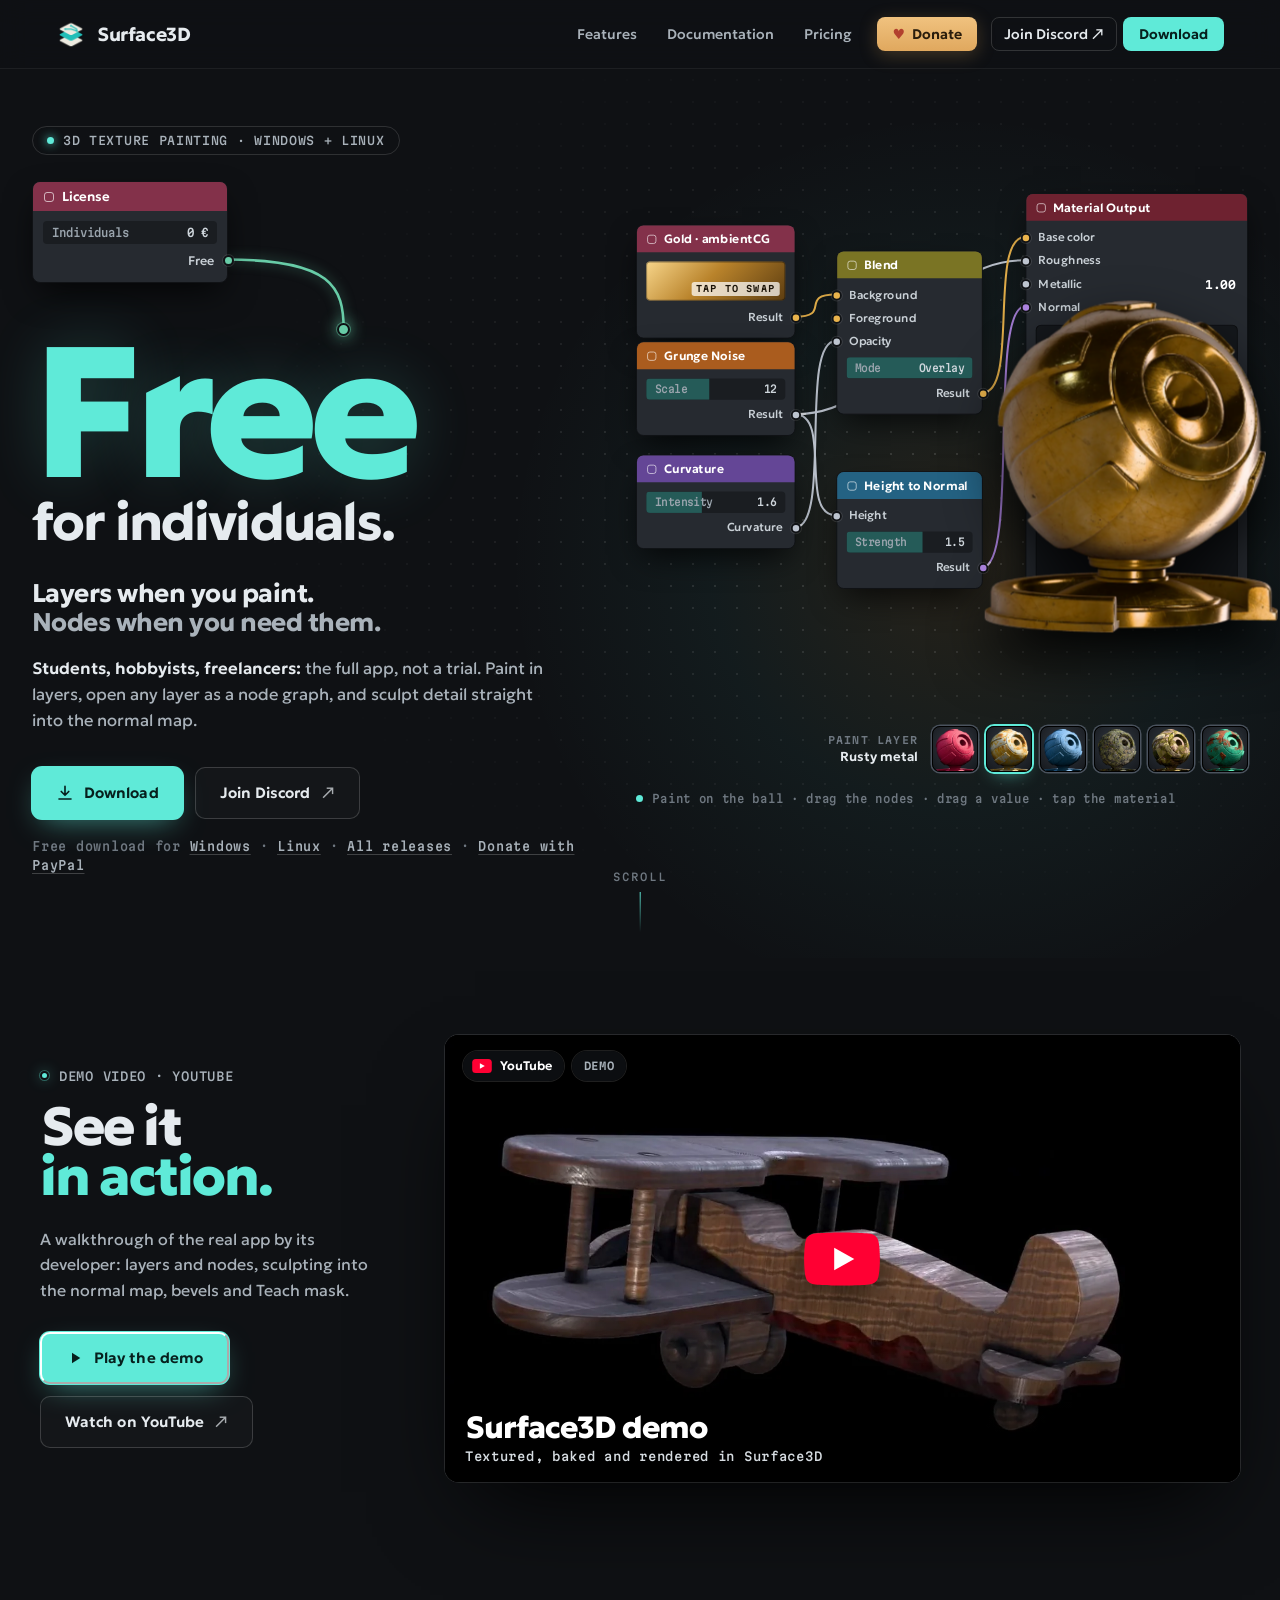
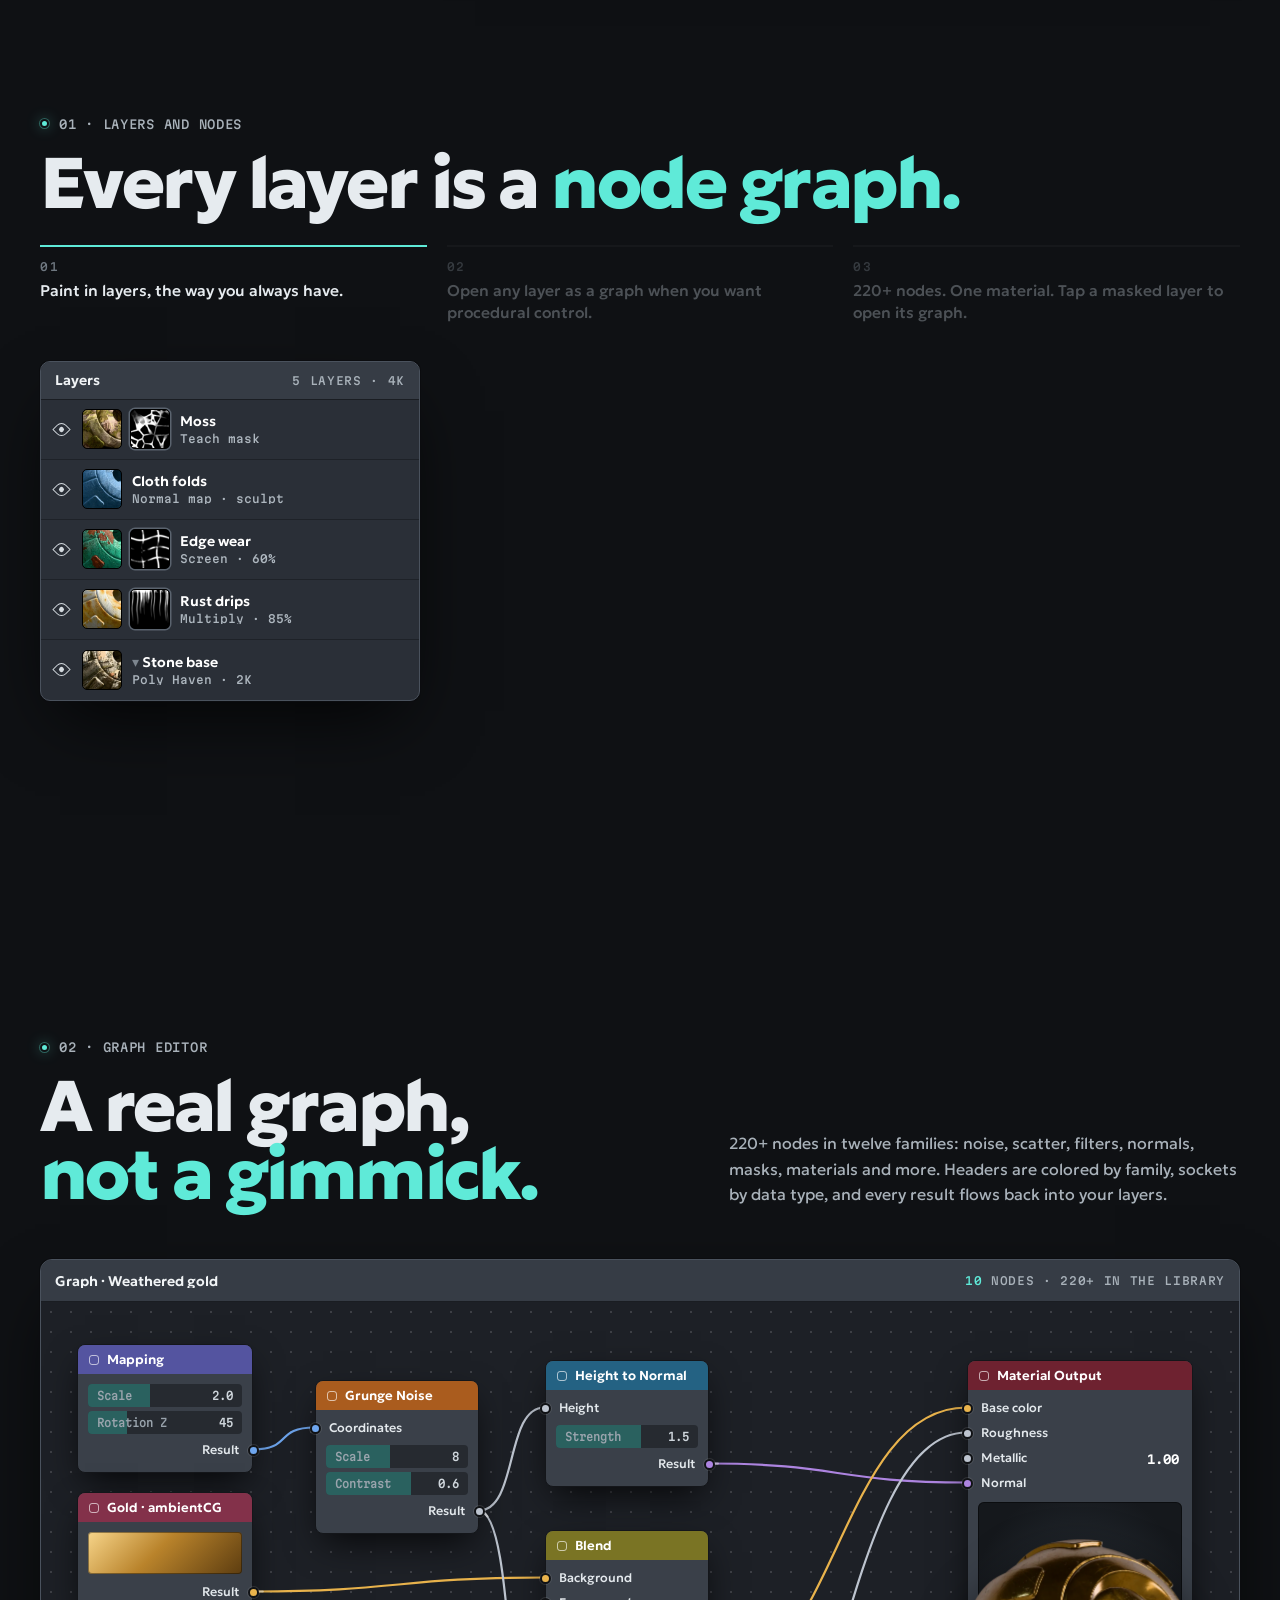
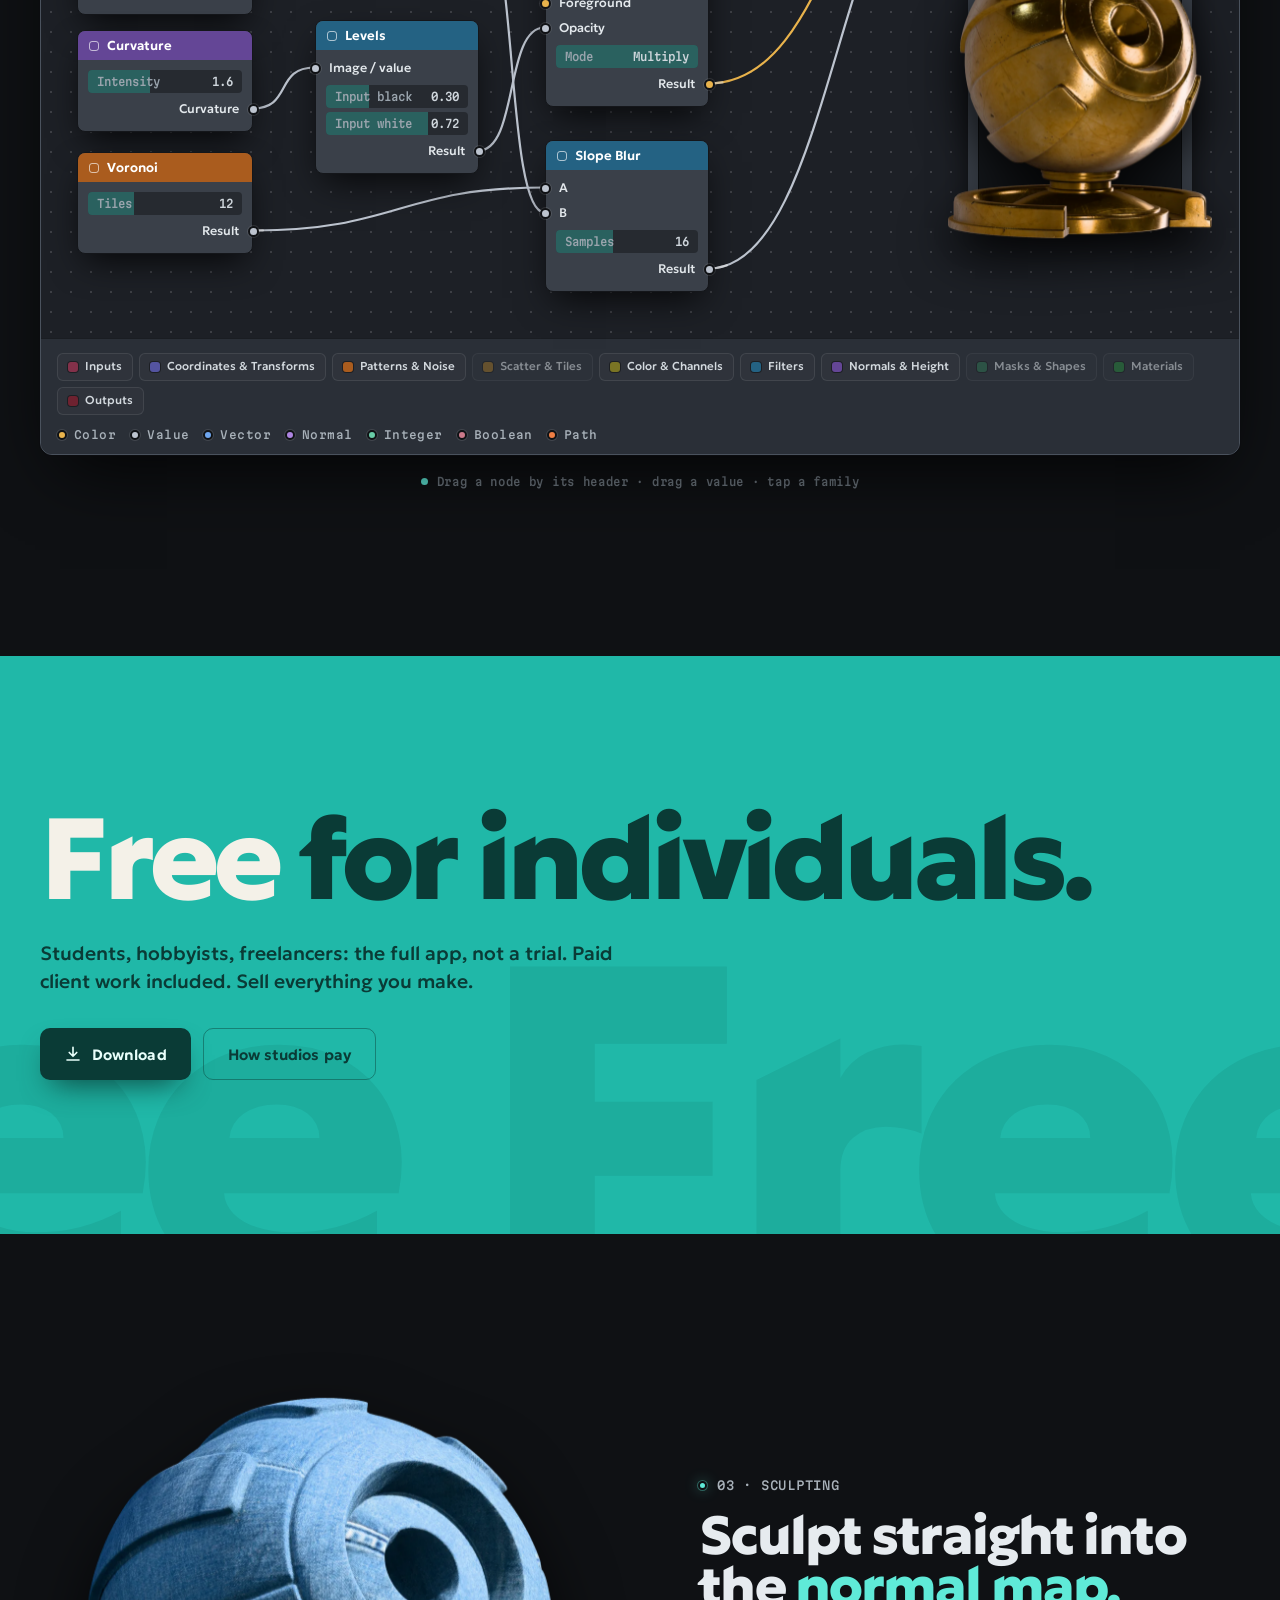
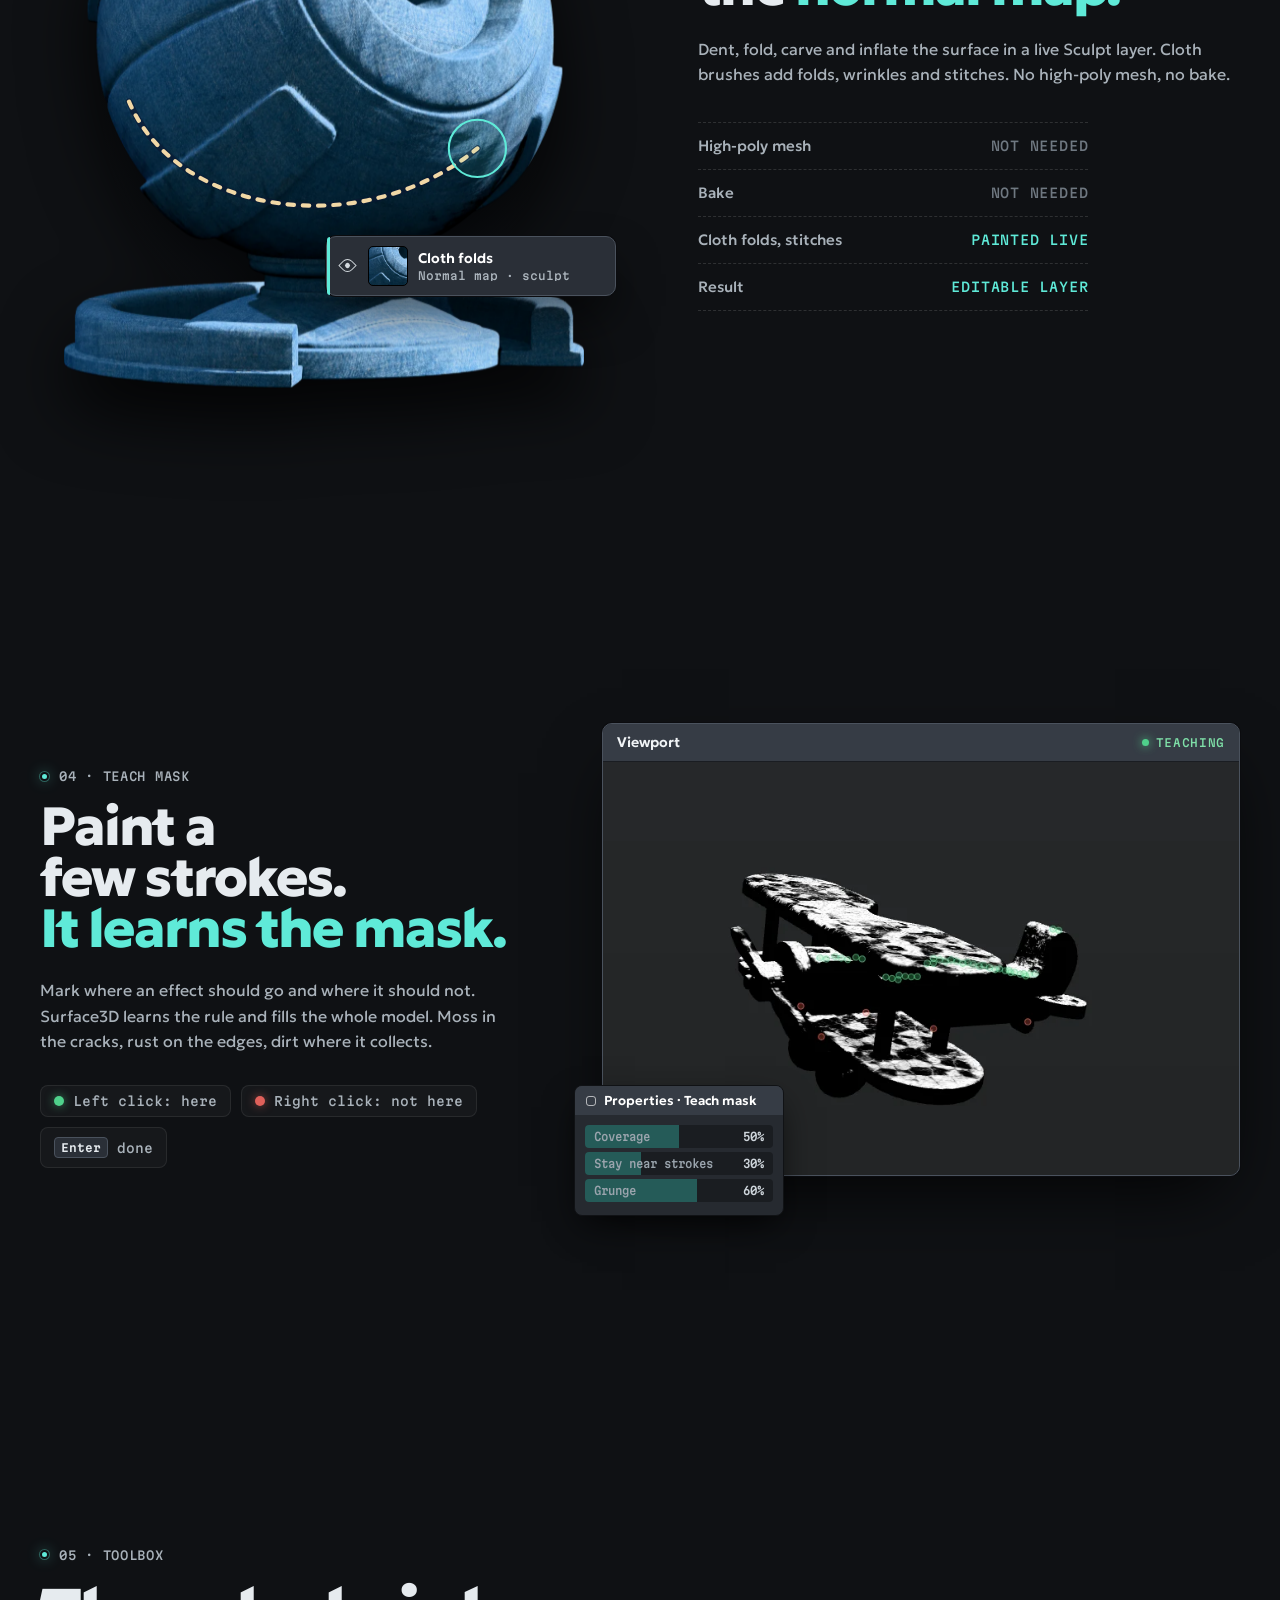
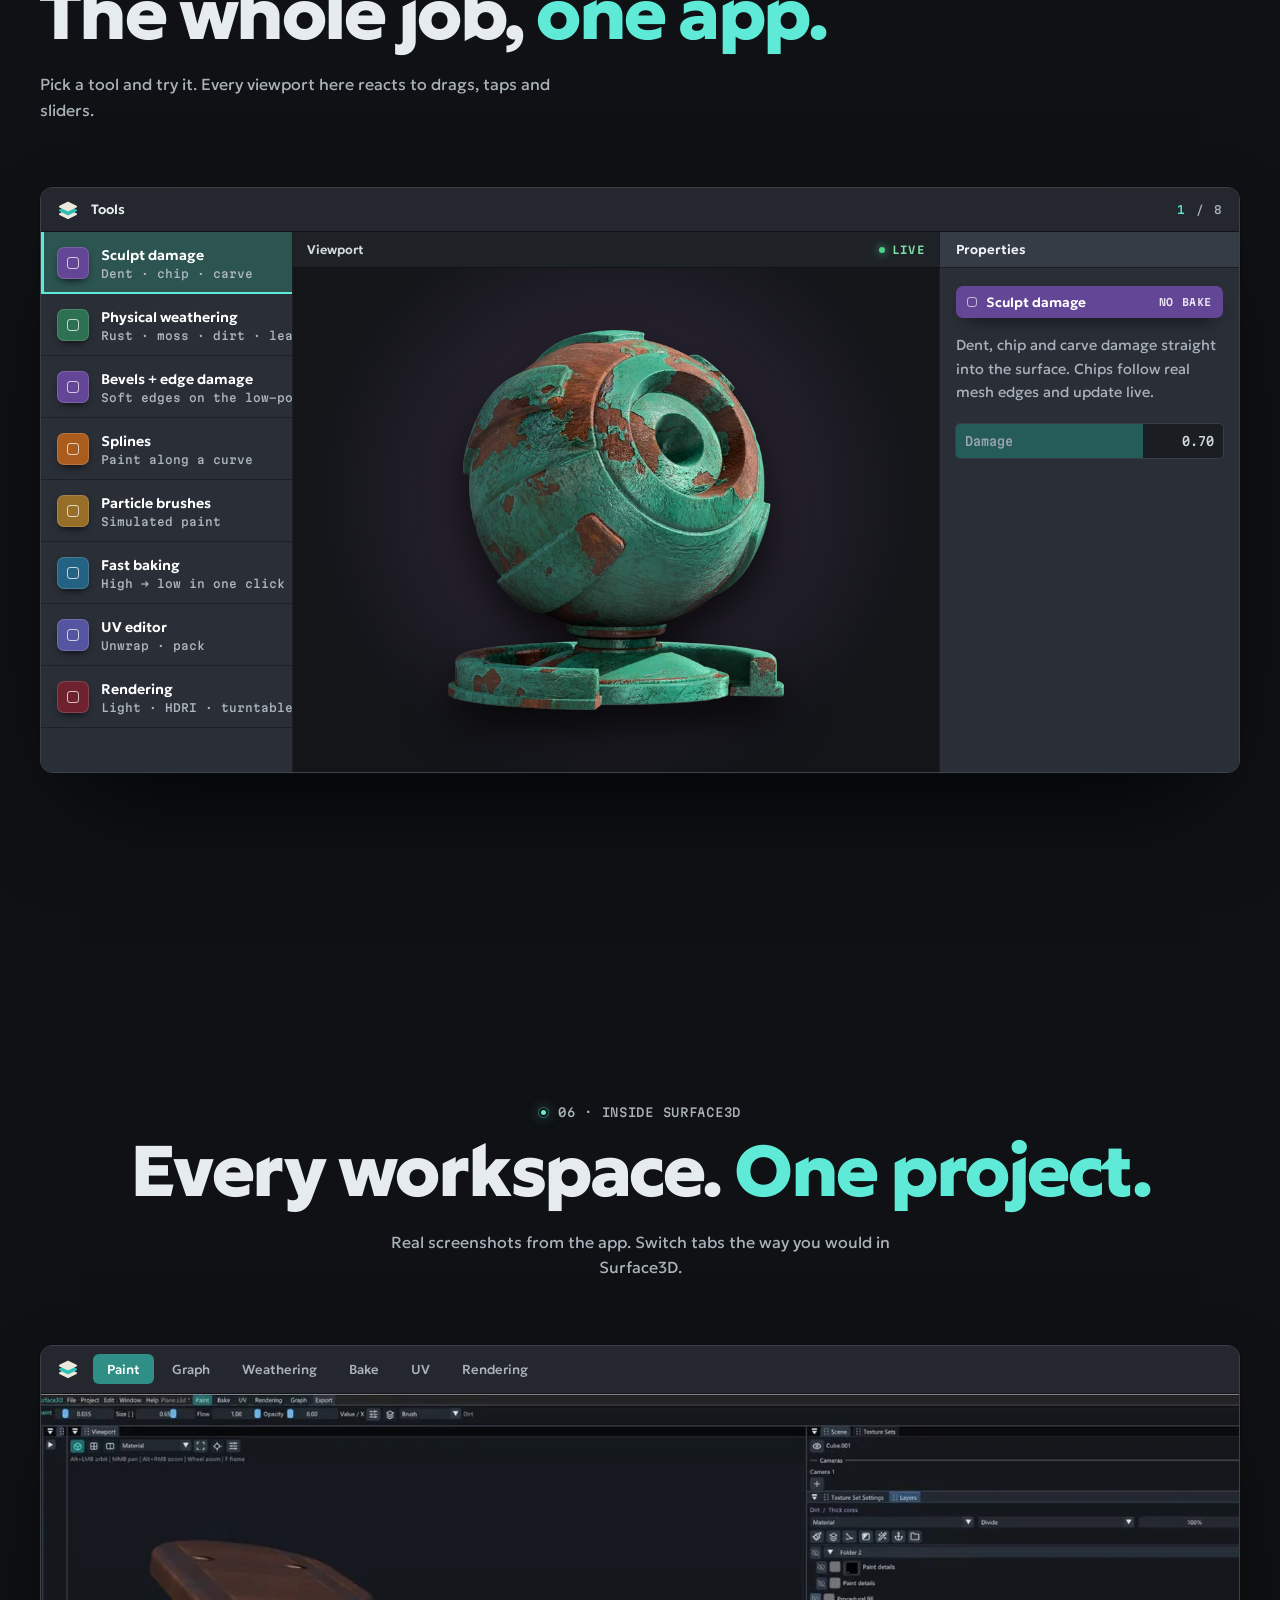
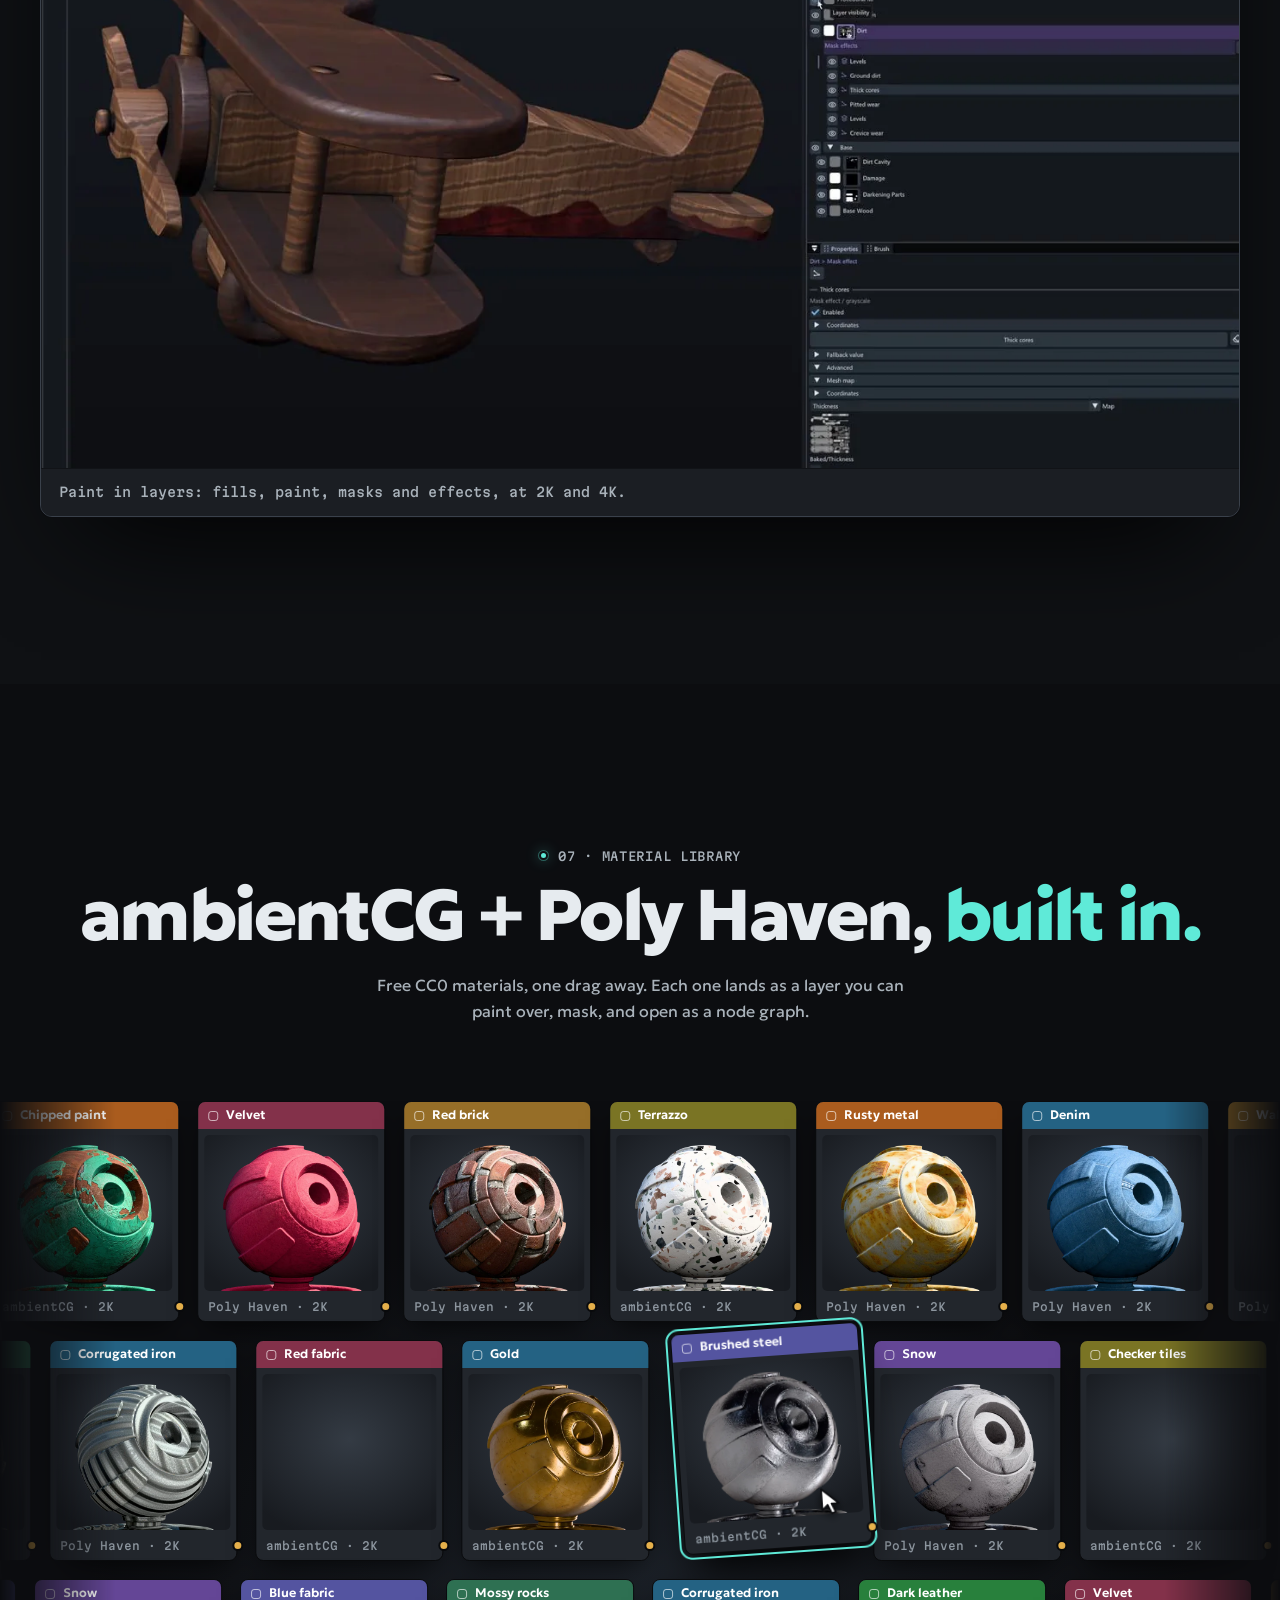
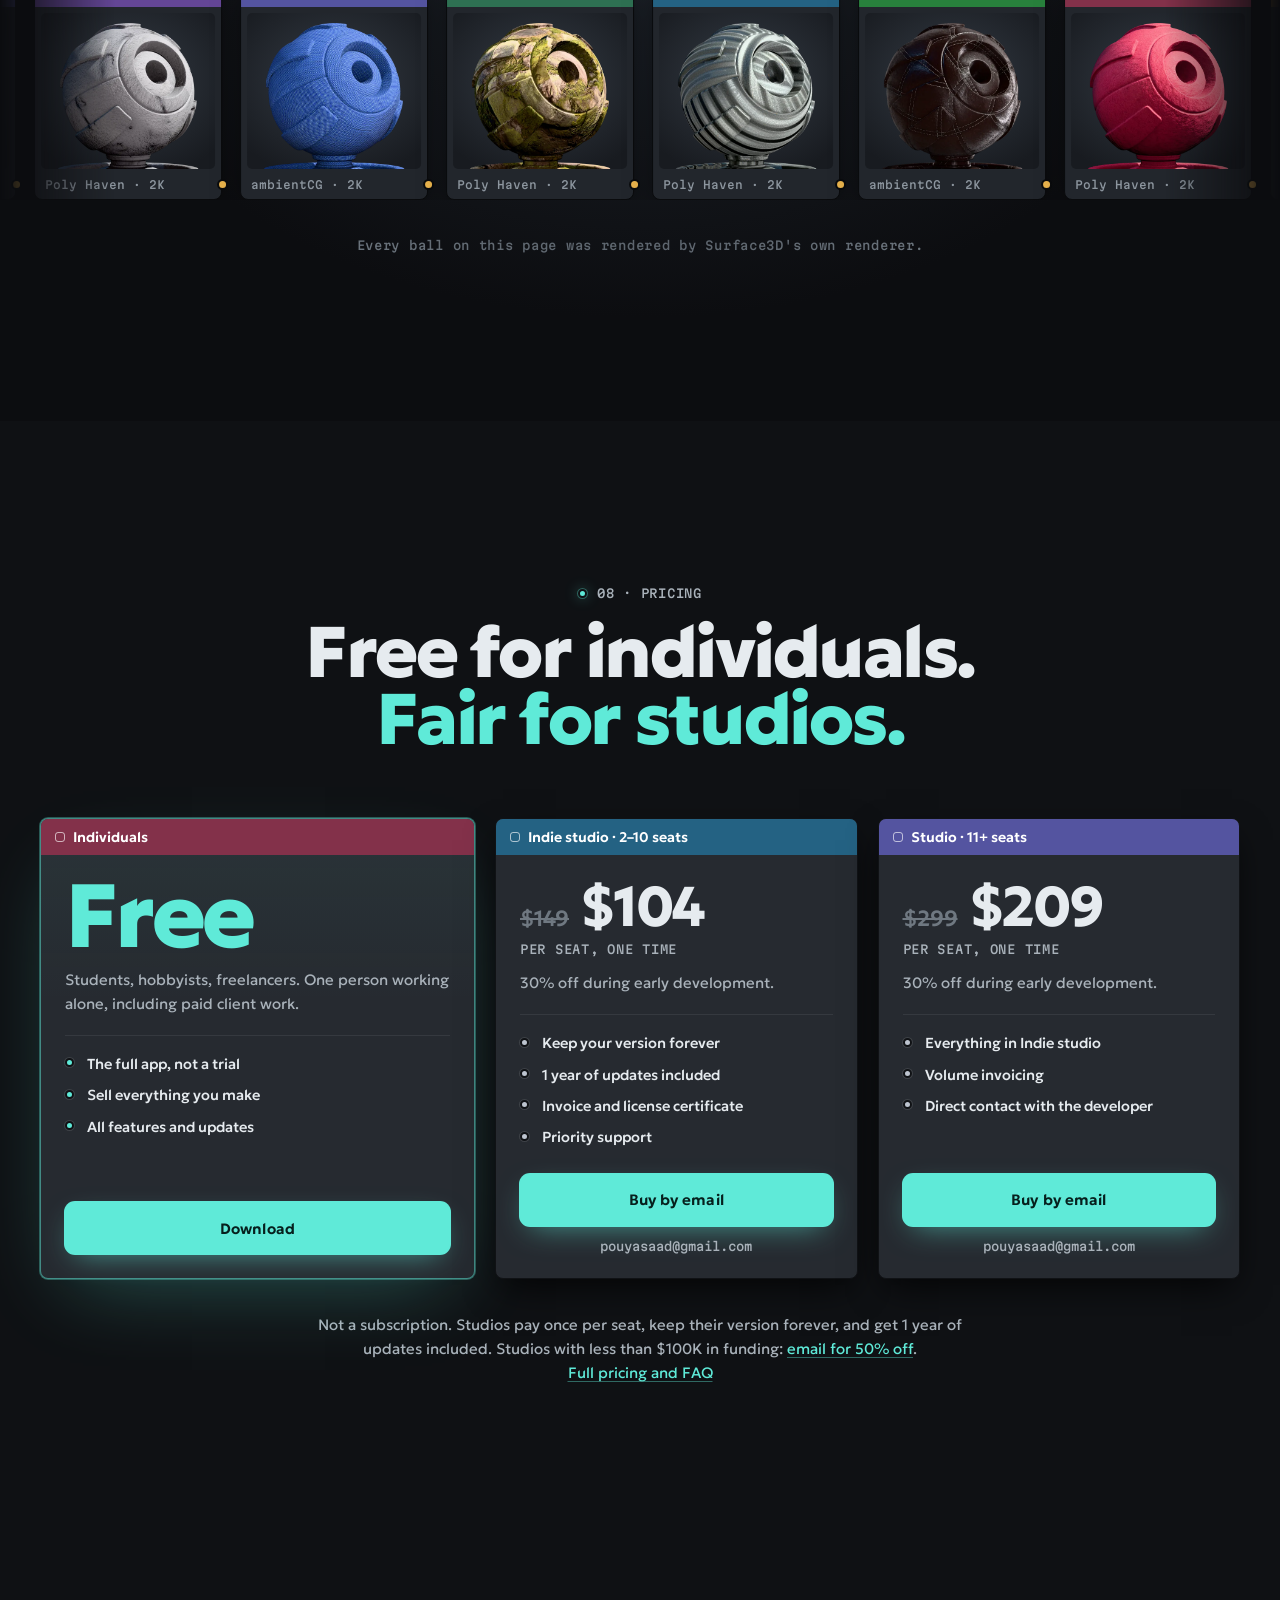
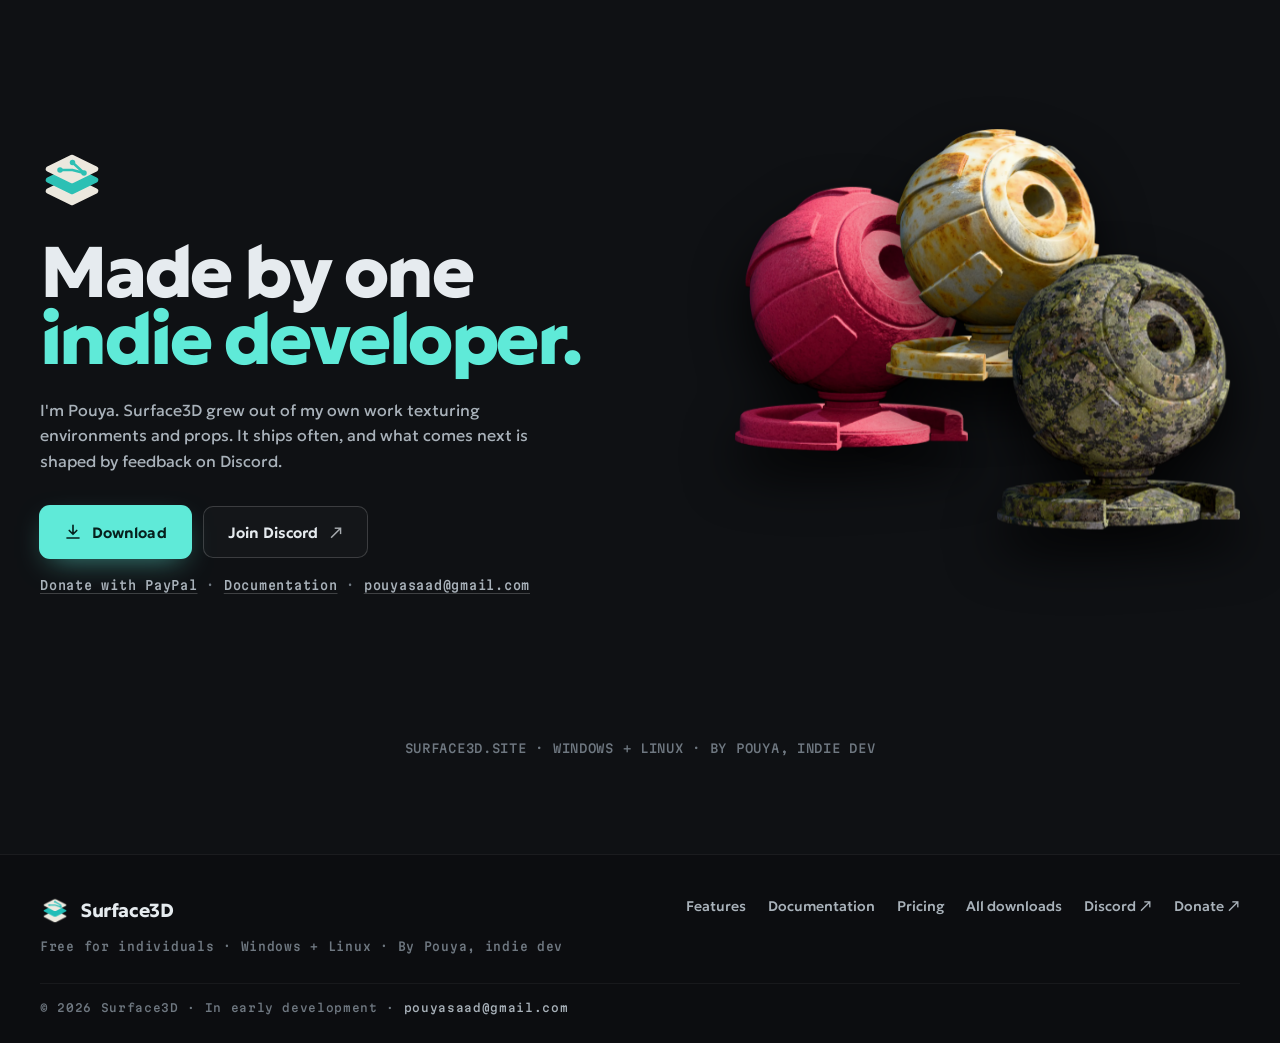
<file: reddit.html>
<!doctype html>
<!-- Generated from index.html by tools/build-reddit-page.py. Edit index.html and run the script again. -->
<html lang="en"><head><meta charset="utf-8"><meta name="robots" content="noindex"><link rel="canonical" href="https://surface3d.site/"><meta name="darkreader-lock"><meta name="color-scheme" content="dark"><meta name="viewport" content="width=device-width,initial-scale=1"><meta name="theme-color" content="#0f1114"><meta name="description" content="Surface3D is a 3D texture painting app where every layer is also a node graph. Free for individuals. Windows + Linux."><title>Surface3D — Free 3D texture painting. Layers and nodes.</title>
<link rel="preconnect" href="https://fonts.googleapis.com"><link rel="preconnect" href="https://fonts.gstatic.com" crossorigin><link rel="stylesheet" href="https://fonts.googleapis.com/css2?family=Geologica:wght,SHRP@400..800,0..100&family=Martian+Mono:wdth,wght@75..112.5,400..700&display=swap">
<link rel="stylesheet" href="assets/site.css"><link rel="stylesheet" href="assets/refresh.css"><link rel="stylesheet" href="assets/usability.css"><link rel="stylesheet" href="assets/software-theme.css"><link rel="stylesheet" href="assets/polish.css"><link rel="stylesheet" href="assets/brand.css?v=20261112h"><link rel="stylesheet" href="assets/home.css?v=20261112e">
<script defer src="scripts/site.js?v=20261112e"></script><script defer src="scripts/latest-release.js?v=20261112e"></script><script defer src="scripts/home.js?v=20261112e"></script><script defer src="scripts/analytics.js?v=20261112e"></script>
<link rel="icon" type="image/png" href="assets/Surface3D.png"><link rel="apple-touch-icon" href="assets/Surface3D.png"></head>

<body data-page="home" data-source="reddit" class="home2 brand"><div id="site-header"></div>
<div class="h-progress" aria-hidden="true"><i></i></div>
<main>

<!-- HERO -->
<section class="h-hero">
 <div class="h-grid" aria-hidden="true"></div>
 <div class="h-hero-in">
  <div class="h-hero-copy">
   <p class="h-pill"><span class="dot"></span>3D texture painting · Windows + Linux<span class="st"> · <span data-status>Early development</span></span></p>
   <div class="h-license" aria-hidden="true">
    <div class="n n-sm"><div class="nh" style="--h:#83314a"><i></i>License</div><div class="nb"><div class="f"><b style="width:0"></b><em>Individuals</em><span>0 €</span></div><div class="r o">Free<s id="lic-out" style="--c:#68cca7"></s></div></div></div>
    <svg class="h-lic-wire" viewBox="0 0 100 100" preserveAspectRatio="none"><path pathLength="1" d=""/></svg>
   </div>
   <h1 class="h-free"><span class="h-free-word"><s id="free-in"></s>Free</span><span class="h-free-for">for individuals.</span></h1>
   <p class="h-tag">Layers when you paint.<br><span>Nodes when you need them.</span></p>
   <p class="h-lede"><b>Students, hobbyists, freelancers:</b> the full app, not a trial. Paint in layers, open any layer as a node graph, and sculpt detail straight into the normal map.</p>
   <div class="h-actions">
    <a class="h-btn primary" data-link="build" href="https://github.com/moaref1/Surface3D/releases/latest"><svg viewBox="0 0 24 24" width="18" height="18" fill="none" stroke="currentColor" stroke-width="2.2" stroke-linecap="round" stroke-linejoin="round" aria-hidden="true"><path d="M12 3v12m0 0-5-5m5 5 5-5M4 20h16"/></svg><span data-os-label>Download</span></a>
    <a class="h-btn ghost" data-link="discord" href="https://discord.gg/K3YzGP72cg">Join Discord <b aria-hidden="true">↗</b></a>
   </div>
   <p class="h-small">Free download for <a data-link="windows" href="https://github.com/moaref1/Surface3D/releases/latest">Windows</a> · <a data-link="linux" href="https://github.com/moaref1/Surface3D/releases/latest">Linux</a> · <a data-link="releases" href="https://github.com/moaref1/Surface3D/releases/latest">All releases</a> · <a data-link="donate" href="https://www.paypal.com/donate/?hosted_button_id=SFRZK6K2A957J" target="_blank" rel="noopener noreferrer">Donate</a></p>
  </div>

  <div class="h-hero-stage">
   <div class="h-scale" data-w="660" data-h="560">
    <div class="h-canvas" id="hero-graph">
     <svg class="wires" aria-hidden="true">
      <path data-w="g-col b-a" style="--d:.5s"/><path data-w="t-mask b-mask" style="--d:.8s"/><path data-w="gn-val o-rough" style="--d:1.1s"/><path data-w="gn-val hn-h" style="--d:1.0s"/><path data-w="hn-n o-nrm" style="--d:1.4s"/><path data-w="b-out o-base" style="--d:1.25s"/>
     </svg>
     <div class="n n-mat" id="hero-mat" style="left:0;top:34px;width:172px;--d:.05s" role="button" tabindex="0" aria-label="Swap the material"><div class="nh" style="--h:#83314a"><i></i><span class="t">Gold · ambientCG</span></div><div class="nb"><div class="sw" style="background-image:linear-gradient(135deg,#f7d58a,#b9832b 45%,#5d3d10)"><span>Tap to swap</span></div><div class="r o">Result<s id="g-col" style="--c:#e9b34c"></s></div></div></div>
     <div class="n" style="left:0;top:160px;width:172px;--d:.15s"><div class="nh" style="--h:#aa5c1e"><i></i>Grunge Noise</div><div class="nb"><div class="f"><b style="width:45%"></b><em>Scale</em><span>12</span></div><div class="r o">Result<s id="gn-val" style="--c:#bdc4cf"></s></div></div></div>
     <div class="n" style="left:0;top:282px;width:172px;--d:.25s"><div class="nh" style="--h:#644696"><i></i>Curvature</div><div class="nb"><div class="f"><b style="width:40%"></b><em>Intensity</em><span>1.6</span></div><div class="r o">Curvature<s id="t-mask" style="--c:#bdc4cf"></s></div></div></div>
     <div class="n" style="left:216px;top:62px;width:158px;--d:.35s"><div class="nh" style="--h:#7a7424"><i></i>Blend</div><div class="nb"><div class="r i"><s id="b-a" style="--c:#e9b34c"></s>Background</div><div class="r i"><s style="--c:#e9b34c"></s>Foreground</div><div class="r i"><s id="b-mask" style="--c:#bdc4cf"></s>Opacity</div><div class="f"><b style="width:100%"></b><em>Mode</em><span>Overlay</span></div><div class="r o">Result<s id="b-out" style="--c:#e9b34c"></s></div></div></div>
     <div class="n" style="left:216px;top:300px;width:158px;--d:.45s"><div class="nh" style="--h:#246283"><i></i>Height to Normal</div><div class="nb"><div class="r i"><s id="hn-h" style="--c:#bdc4cf"></s>Height</div><div class="f"><b style="width:60%"></b><em>Strength</em><span>1.5</span></div><div class="r o">Result<s id="hn-n" style="--c:#ad84e0"></s></div></div></div>
     <div class="n n-out" style="left:420px;top:0;width:240px;--d:.55s"><div class="nh" style="--h:#6e2230"><i></i>Material Output</div><div class="nb"><div class="r i"><s id="o-base" style="--c:#e9b34c"></s>Base color</div><div class="r i"><s id="o-rough" style="--c:#bdc4cf"></s>Roughness</div><div class="r i"><s style="--c:#bdc4cf"></s>Metallic<em id="hero-metal">1.00</em></div><div class="r i"><s id="o-nrm" style="--c:#ad84e0"></s>Normal</div><div class="pv"></div></div></div>
     <div class="h-hero-ball" data-par="-0.06"><picture><source type="image/webp" srcset="assets/img/matballs/acg-metal007-lg.webp"><img src="assets/img/matballs/acg-metal007-lg.png" alt="Gold matball rendered in Surface3D with an ambientCG material" width="1058" height="1200" fetchpriority="high"></picture><canvas class="h-paint" aria-label="Paint another material onto the ball: drag to paint"></canvas><i class="h-brush" aria-hidden="true"></i></div>

    </div>
   </div>
   <div class="h-palette" role="group" aria-label="Material to paint"><span class="pal-l">Paint layer<b class="pal-name">Velvet</b></span><button type="button" data-mat="ph-velour-velvet" data-size="lg" aria-label="Paint Velvet" title="Velvet"><img src="assets/img/matballs/ph-velour-velvet-sm.webp" alt="" width="494" height="560" loading="lazy" decoding="async"></button><button type="button" data-mat="ph-rusty-metal-02" data-size="lg" aria-label="Paint Rusty metal" title="Rusty metal"><img src="assets/img/matballs/ph-rusty-metal-02-sm.webp" alt="" width="494" height="560" loading="lazy" decoding="async"></button><button type="button" data-mat="ph-denim-fabric" data-size="lg" aria-label="Paint Denim" title="Denim"><img src="assets/img/matballs/ph-denim-fabric-sm.webp" alt="" width="494" height="560" loading="lazy" decoding="async"></button><button type="button" data-mat="ph-mossy-rock" data-size="lg" aria-label="Paint Mossy rock" title="Mossy rock"><img src="assets/img/matballs/ph-mossy-rock-sm.webp" alt="" width="494" height="560" loading="lazy" decoding="async"></button><button type="button" data-mat="ph-aerial-rocks-02" data-size="lg" aria-label="Paint Mossy rocks" title="Mossy rocks"><img src="assets/img/matballs/ph-aerial-rocks-02-sm.webp" alt="" width="494" height="560" loading="lazy" decoding="async"></button><button type="button" data-mat="acg-paintedmetal006" data-size="sm" aria-label="Paint Chipped paint" title="Chipped paint"><img src="assets/img/matballs/acg-paintedmetal006-sm.webp" alt="" width="494" height="560" loading="lazy" decoding="async"></button></div>
   <p class="h-hint"><i></i>Paint on the ball · drag the nodes · drag a value · tap the material</p>
  </div>
 </div>
 <a class="h-scroll" href="#layers" aria-label="Scroll to the next section"><span>Scroll</span><i></i></a>
</section>

<!-- VIDEO -->
<section class="h-sec h-video" id="video">
 <div class="h-wrap h-demo">
  <div class="h-demo-copy" data-reveal>
   <p class="h-kick">Demo video · YouTube</p>
   <h2 class="sm">See it <span>in action.</span></h2>
   <p class="h-body">A walkthrough of the real app by its developer: layers and nodes, sculpting into the normal map, bevels and Teach mask.</p>
   <div class="h-actions">
    <button class="h-btn primary" type="button" data-yt-go><svg viewBox="0 0 24 24" width="18" height="18" aria-hidden="true"><path d="M8 5v14l11-7z" fill="currentColor"/></svg>Play the demo</button>
    <a class="h-btn ghost" href="https://www.youtube.com/watch?v=ch42iDu6474" target="_blank" rel="noopener noreferrer">Watch on YouTube <b aria-hidden="true">↗</b></a>
   </div>
  </div>
  <div class="h-yt" data-reveal>
   <button class="h-yt-play" type="button" data-yt="ch42iDu6474" aria-label="Play the Surface3D demo video (YouTube)">
    <picture><source type="image/webp" srcset="assets/img/demo-poster.webp"><img src="assets/img/demo-poster.jpg" alt="" width="1440" height="810" loading="lazy" decoding="async"></picture>
    <span class="yt-top"><span class="yt-chip"><svg viewBox="0 0 28 20" width="20" height="14" aria-hidden="true"><rect width="28" height="20" rx="5" fill="#ff0033"/><path d="M11 6v8l7-4z" fill="#fff"/></svg>YouTube</span><span class="yt-chip dim">Demo</span></span>
    <span class="yt-btn" aria-hidden="true"><svg viewBox="0 0 68 48" width="76" height="54"><path d="M66.5 7.7a8.5 8.5 0 0 0-6-6C55.3.3 34 .3 34 .3s-21.3 0-26.5 1.4a8.5 8.5 0 0 0-6 6C.1 13 .1 24 .1 24s0 11 1.4 16.3a8.5 8.5 0 0 0 6 6C12.7 47.7 34 47.7 34 47.7s21.3 0 26.5-1.4a8.5 8.5 0 0 0 6-6C67.9 35 67.9 24 67.9 24s0-11-1.4-16.3z" fill="#ff0033"/><path d="M27 34V14l18 10z" fill="#fff"/></svg></span>
    <span class="yt-title"><b>Surface3D demo</b><small>Textured, baked and rendered in Surface3D</small></span>
   </button>
  </div>
 </div>
</section>

<!-- 01 LAYERS = GRAPHS -->
<section class="h-sec h-layers" id="layers" data-scrub data-sticky>
 <div class="h-sticky">
  <div class="h-wrap h-layers-in">
   <header class="h-head">
    <p class="h-kick">01 · Layers and nodes</p>
    <h2>Every layer is a <span>node graph.</span></h2>
    <ol class="h-steps" aria-label="How it works">
     <li data-at="0">Paint in layers, the way you always have.</li>
     <li data-at=".2">Open any layer as a graph when you want procedural control.</li>
     <li data-at=".45">220+ nodes. One material. Tap a masked layer to open its graph.</li>
    </ol>
   </header>
   <div class="h-ln-scene">
    <div class="panel h-lp" aria-label="Layers panel">
     <div class="pt">Layers<em>5 LAYERS · 4K</em></div>
     <div class="row is-sel" id="row-moss" data-g="moss" role="button" tabindex="0"><span class="eye"></span><span class="th" style="background-image:url(assets/img/matballs/ph-aerial-rocks-02-sm.webp)"></span><span class="mk" style="background-image:url(assets/img/masks/moss.png)"></span><span class="nm"><b>Moss</b><span>Teach mask</span></span><span class="gb">GRAPH</span></div>
     <div class="row"><span class="eye"></span><span class="th" style="background-image:url(assets/img/matballs/ph-denim-fabric-sm.webp)"></span><span class="nm"><b>Cloth folds</b><span>Normal map · sculpt</span></span></div>
     <div class="row" data-g="edges" role="button" tabindex="0"><span class="eye"></span><span class="th" style="background-image:url(assets/img/matballs/acg-paintedmetal006-sm.webp)"></span><span class="mk" style="background-image:url(assets/img/masks/edges.png)"></span><span class="nm"><b>Edge wear</b><span>Screen · 60%</span></span><span class="gb">GRAPH</span></div>
     <div class="row" data-g="drips" role="button" tabindex="0"><span class="eye"></span><span class="th" style="background-image:url(assets/img/matballs/ph-rusty-metal-02-sm.webp)"></span><span class="mk" style="background-image:url(assets/img/masks/drips.png)"></span><span class="nm"><b>Rust drips</b><span>Multiply · 85%</span></span><span class="gb">GRAPH</span></div>
     <div class="row fold"><span class="eye"></span><span class="th" style="background-image:url(assets/img/matballs/ph-castle-wall-slates-sm.webp)"></span><span class="nm"><b>Stone base</b><span>Poly Haven · 2K</span></span></div>
    </div>
    <svg class="h-zoom" aria-hidden="true"><polygon points=""/><path d=""/></svg>
    <div class="panel h-gp" id="graph-panel">
     <div class="pt"><span id="gp-title">Moss · mask graph</span><em>LAYER = GRAPH</em></div>
     <div class="h-gp-body">
      <div class="h-scale" data-w="640" data-h="330">
       <div class="h-canvas" id="layer-graph"></div>
      </div>
     </div>
    </div>
   </div>
  </div>
 </div>
</section>

<!-- 02 GRAPH EDITOR -->
<section class="h-sec h-graph" id="graph">
 <div class="h-wrap">
  <div class="h-graph-head" data-reveal>
   <div>
    <p class="h-kick">02 · Graph editor</p>
    <h2>A real graph, <span>not a gimmick.</span></h2>
   </div>
   <p class="h-body">220+ nodes in twelve families: noise, scatter, filters, normals, masks, materials and more. Headers are colored by family, sockets by data type, and every result flows back into your layers.</p>
  </div>
  <div class="panel h-ge" data-reveal>
   <div class="pt"><span>Graph · Weathered gold</span><em><span class="ge-n">10</span> NODES<span class="lib"> · 220+ IN THE LIBRARY</span></em></div>
   <div class="h-ge-body"><div class="h-scale" data-w="1160" data-h="600" data-min=".62"><div class="h-canvas" id="ge-canvas"></div></div></div>
   <div class="h-ge-foot">
    <div class="ge-fam" role="group" aria-label="Node families: tap to highlight"></div>
    <div class="ge-sock" aria-label="Socket colors by data type"></div>
   </div>
  </div>
  <p class="h-hint center"><i></i><span class="m-only">Swipe the graph · </span>Drag a node by its header · drag a value · tap a family</p>
 </div>
</section>

<!-- FREE BAND -->
<section class="h-band" id="free" aria-label="Free for individuals">
 <div class="h-band-word" aria-hidden="true"><span>Free</span><span>Free</span><span>Free</span></div>
 <div class="h-wrap h-band-in">
  <p class="h-band-big"><span>Free</span> for individuals.</p>
  <p class="h-band-sub">Students, hobbyists, freelancers: the full app, not a trial. Paid client work included. Sell everything you make.</p>
  <div class="h-actions"><a class="h-btn dark" data-link="build" href="https://github.com/moaref1/Surface3D/releases/latest"><svg viewBox="0 0 24 24" width="18" height="18" fill="none" stroke="currentColor" stroke-width="2.2" stroke-linecap="round" stroke-linejoin="round" aria-hidden="true"><path d="M12 3v12m0 0-5-5m5 5 5-5M4 20h16"/></svg><span data-os-label>Download</span></a><a class="h-btn line" href="#pricing">How studios pay</a></div>
 </div>
</section>

<!-- 03 SCULPT -->
<section class="h-sec h-sculpt" id="sculpt">
 <div class="h-wrap h-split">
  <div class="h-sculpt-art" data-reveal>
   <div class="h-glow g-blue"></div>
   <picture class="h-ball-lg" data-par="0.08"><source type="image/webp" srcset="assets/img/matballs/ph-denim-fabric-lg.webp"><img src="assets/img/matballs/ph-denim-fabric-lg.png" alt="Denim matball rendered in Surface3D with a Poly Haven material" width="1058" height="1200" loading="lazy" decoding="async"></picture>
   <svg class="h-stitch" viewBox="0 0 400 454" aria-hidden="true"><path class="seam" pathLength="1" d="M50 232 C86 318 228 342 318 268"/><path class="stitches" pathLength="1" d="M50 232 C86 318 228 342 318 268"/><circle class="brush" cx="318" cy="268" r="22"/></svg>
   <div class="row h-chip"><span class="eye"></span><span class="th" style="background-image:url(assets/img/matballs/ph-denim-fabric-sm.webp)"></span><span class="nm"><b>Cloth folds</b><span>Normal map · sculpt</span></span></div>
  </div>
  <div class="h-copy" data-reveal>
   <p class="h-kick">03 · Sculpting</p>
   <h2 class="sm">Sculpt straight into the <span>normal map.</span></h2>
   <p class="h-body">Dent, fold, carve and inflate the surface in a live Sculpt layer. Cloth brushes add folds, wrinkles and stitches. No high-poly mesh, no bake.</p>
   <dl class="h-receipt">
    <div><dt>High-poly mesh</dt><dd>not needed</dd></div>
    <div><dt>Bake</dt><dd>not needed</dd></div>
    <div><dt>Cloth folds, stitches</dt><dd class="ok">painted live</dd></div>
    <div><dt>Result</dt><dd class="ok">editable layer</dd></div>
   </dl>
  </div>
 </div>
</section>

<!-- 04 TEACH MASK -->
<section class="h-sec h-teach" id="teach">
 <div class="h-wrap h-split rev">
  <div class="h-copy" data-reveal>
   <p class="h-kick">04 · Teach mask</p>
   <h2 class="sm">Paint a few strokes.<br><span>It learns the mask.</span></h2>
   <p class="h-body">Mark where an effect should go and where it should not. Surface3D learns the rule and fills the whole model. Moss in the cracks, rust on the edges, dirt where it collects.</p>
   <ul class="h-legend"><li><i class="here"></i>Left click: here</li><li><i class="not"></i>Right click: not here</li><li><kbd>Enter</kbd> done</li></ul>
  </div>
  <div class="h-teach-art" data-reveal>
   <div class="panel h-vp">
    <div class="pt">Viewport<em class="teaching"><i></i>TEACHING</em></div>
    <picture><source type="image/webp" srcset="assets/img/teach-viewport.webp"><img src="assets/img/teach-viewport.jpg" alt="Surface3D viewport in Teach mask mode: a few green strokes mark where the mask goes, red dots where it does not, and the learned mask covers the plane" width="770" height="500" loading="lazy" decoding="async"></picture>
   </div>
   <div class="n h-tm-node"><div class="nh" style="--h:#363c45"><i></i>Properties · Teach mask</div><div class="nb"><div class="f"><b style="width:50%"></b><em>Coverage</em><span>50%</span></div><div class="f"><b style="width:30%"></b><em>Stay near strokes</em><span>30%</span></div><div class="f"><b style="width:60%"></b><em>Grunge</em><span>60%</span></div></div></div>
  </div>
 </div>
</section>

<!-- 05 TOOLBOX -->
<section class="h-sec h-tools" id="tools">
 <div class="h-wrap">
  <div class="h-head" data-reveal>
   <p class="h-kick">05 · Toolbox</p>
   <h2>The whole job, <span>one app.</span></h2>
   <p class="h-body">Pick a tool and try it. Every viewport here reacts to drags, taps and sliders.</p>
  </div>
  <div class="h-app" data-vars data-reveal>
   <div class="h-app-bar"><svg class="h-win-logo" viewBox="0 0 256 256" aria-hidden="true"><path d="M128 130 L222 176 L128 222 L34 176 Z" fill="#ece8de" stroke="#ece8de" stroke-width="22" stroke-linejoin="round"/><path d="M128 86 L222 132 L128 178 L34 132 Z" fill="#2cc0b4" stroke="#2cc0b4" stroke-width="22" stroke-linejoin="round"/><path d="M128 42 L222 88 L128 134 L34 88 Z" fill="#ece8de" stroke="#ece8de" stroke-width="22" stroke-linejoin="round"/></svg><span>Tools</span><em><span class="app-n">1</span> / 8</em></div>
   <div class="h-app-body">
    <nav class="h-rail" role="tablist" aria-label="Tools"><button type="button" role="tab" class="tool on" data-tool="damage" aria-selected="true" style="--h:#644696"><i></i><span><b>Sculpt damage</b><small>Dent · chip · carve</small></span></button><button type="button" role="tab" class="tool" data-tool="weather" aria-selected="false" style="--h:#2e7052"><i></i><span><b>Physical weathering</b><small>Rust · moss · dirt · leaks</small></span></button><button type="button" role="tab" class="tool" data-tool="bevel" aria-selected="false" style="--h:#644696"><i></i><span><b>Bevels + edge damage</b><small>Soft edges on the low-poly</small></span></button><button type="button" role="tab" class="tool" data-tool="spline" aria-selected="false" style="--h:#aa5c1e"><i></i><span><b>Splines</b><small>Paint along a curve</small></span></button><button type="button" role="tab" class="tool" data-tool="particles" aria-selected="false" style="--h:#966e28"><i></i><span><b>Particle brushes</b><small>Simulated paint</small></span></button><button type="button" role="tab" class="tool" data-tool="bake" aria-selected="false" style="--h:#246283"><i></i><span><b>Fast baking</b><small>High → low in one click</small></span></button><button type="button" role="tab" class="tool" data-tool="uv" aria-selected="false" style="--h:#5454a0"><i></i><span><b>UV editor</b><small>Unwrap · pack</small></span></button><button type="button" role="tab" class="tool" data-tool="render" aria-selected="false" style="--h:#6e2230"><i></i><span><b>Rendering</b><small>Light · HDRI · turntable</small></span></button></nav>
    <div class="h-stage"><div class="h-stage-bar"><span>Viewport</span><em><i></i>LIVE</em></div><div class="st t-damage on" data-tool="damage"><div class="dmg-balls"><picture class="dmg-clean"><source type="image/webp" srcset="assets/img/matballs/acg-metal012-sm.webp"><img src="assets/img/matballs/acg-metal012-sm.png" alt="Clean steel matball" width="494" height="560" loading="lazy" decoding="async"></picture><picture class="dmg-hit"><source type="image/webp" srcset="assets/img/matballs/acg-paintedmetal006-sm.webp"><img src="assets/img/matballs/acg-paintedmetal006-sm.png" alt="Chipped painted metal matball" width="494" height="560" loading="lazy" decoding="async"></picture></div></div><div class="st t-weather" data-tool="weather"><div class="wx-balls"><picture class="wx-clean"><source type="image/webp" srcset="assets/img/matballs/ph-blue-metal-plate-sm.webp"><img src="assets/img/matballs/ph-blue-metal-plate-sm.png" alt="Clean blue metal plate matball" width="494" height="560" loading="lazy" decoding="async"></picture><picture class="wx-old"><source type="image/webp" srcset="assets/img/matballs/ph-rusty-metal-02-sm.webp"><img src="assets/img/matballs/ph-rusty-metal-02-sm.png" alt="Rusted metal matball" width="494" height="560" loading="lazy" decoding="async"></picture></div></div><div class="st t-bevel" data-tool="bevel"><svg class="bv-svg" viewBox="0 0 400 320" aria-label="A painted box: soft bevels catch the light and edge damage chips the paint along its edges"><defs>
 <linearGradient id="bvTop" x1="0" y1="0" x2="1" y2="1"><stop offset="0" stop-color="#4f86bd"/><stop offset="1" stop-color="#3a6c9f"/></linearGradient>
 <linearGradient id="bvL" x1="0" y1="0" x2="0" y2="1"><stop offset="0" stop-color="#2e5a85"/><stop offset="1" stop-color="#22466a"/></linearGradient>
 <linearGradient id="bvR" x1="0" y1="0" x2="0" y2="1"><stop offset="0" stop-color="#1f3f60"/><stop offset="1" stop-color="#172f48"/></linearGradient>
 <linearGradient id="bvEdge" x1="0" y1="0" x2="1" y2="0"><stop offset="0" stop-color="#2a5279" stop-opacity="0"/><stop offset=".5" stop-color="#9cc2e6"/><stop offset="1" stop-color="#1f3f60" stop-opacity="0"/></linearGradient>
 <linearGradient id="bvBand" x1="0" y1="0" x2="0" y2="1"><stop offset="0" stop-color="#6f9ccb"/><stop offset=".75" stop-color="#9fc3e6"/><stop offset="1" stop-color="#7aa6d2"/></linearGradient><filter id="bvSoft" x="-10%" y="-10%" width="120%" height="120%"><feGaussianBlur stdDeviation="1.1"/></filter>
 </defs><ellipse cx="200" cy="292" rx="150" ry="16" fill="#000" opacity=".45"/><g class="bv-box"></g></svg></div><div class="st t-spline" data-tool="spline"><svg class="sp-svg" viewBox="0 0 360 220" aria-label="A spline with draggable control points and stitches painted along it"><path class="sp-groove" d=""/><path class="sp-stitch" d=""/><path class="sp-handle" d=""/><circle class="sp-pt" r="9" data-i="0" cx="40" cy="160"/><circle class="sp-pt h" r="7" data-i="1" cx="110" cy="40"/><circle class="sp-pt h" r="7" data-i="2" cx="250" cy="200"/><circle class="sp-pt" r="9" data-i="3" cx="320" cy="70"/></svg></div><div class="st t-particles" data-tool="particles"><canvas class="pt-canvas" aria-label="Particle brush simulation: drag to spray particles"></canvas></div><div class="st t-bake" data-tool="bake"><div class="bk-maps"><span>Normal</span><span>AO</span><span>Curvature</span><span>Thickness</span><span>Position</span><span>Bent normal</span><span>ID</span></div><div class="bk-bar"><i></i></div></div><div class="st t-uv" data-tool="uv"><div class="uv-tile"><i style="--x:4;--y:6;--w:36;--h:28;--sx:52;--sy:58;--r:18deg"></i><i style="--x:44;--y:6;--w:24;--h:40;--sx:6;--sy:8;--r:-12deg"></i><i style="--x:72;--y:6;--w:24;--h:22;--sx:70;--sy:66;--r:28deg"></i><i style="--x:4;--y:38;--w:36;--h:30;--sx:30;--sy:4;--r:-20deg"></i><i style="--x:72;--y:32;--w:24;--h:36;--sx:12;--sy:62;--r:8deg"></i><i style="--x:44;--y:50;--w:24;--h:18;--sx:80;--sy:30;--r:-30deg"></i><i style="--x:4;--y:72;--w:56;--h:24;--sx:42;--sy:34;--r:12deg"></i><i style="--x:64;--y:72;--w:32;--h:24;--sx:60;--sy:84;--r:-8deg"></i></div></div><div class="st t-render" data-tool="render"><div class="rd-stage"><picture class="rd-ball"><source type="image/webp" srcset="assets/img/matballs/acg-metal007-sm.webp"><img src="assets/img/matballs/acg-metal007-sm.png" alt="Gold matball under studio light" width="494" height="560" loading="lazy" decoding="async"></picture><div class="rd-light"></div><div class="rd-sun" aria-hidden="true"></div></div></div></div>
    <aside class="h-props"><div class="h-props-t">Properties</div><div class="pp on" data-tool="damage"><div class="pp-h" style="--h:#644696"><i></i>Sculpt damage<em>NO BAKE</em></div><p>Dent, chip and carve damage straight into the surface. Chips follow real mesh edges and update live.</p><div class="pp-c"><div class="f scrub" data-var="--dmg" data-min="0" data-max="1" data-dec="2" data-val="0.70"><b></b><em>Damage</em><span>0.70</span></div></div></div><div class="pp" data-tool="weather"><div class="pp-h" style="--h:#2e7052"><i></i>Physical weathering<em>NO BAKE</em></div><p>Rust, moss, dirt, dust and leak stains, computed from how they form on this model. Age, amount and climate controls.</p><div class="pp-c"><div class="f scrub" data-var="--age" data-min="0" data-max="100" data-dec="0" data-unit=" yr" data-val="60"><b></b><em>Age</em><span>60 yr</span></div></div></div><div class="pp" data-tool="bevel"><div class="pp-h" style="--h:#644696"><i></i>Bevels + edge damage<em>LOW-POLY</em></div><p>Soft, rounded bevels on the low-poly mesh, and edge damage that chips the paint along them. Edge damage feeds smart masks like a high-poly bake would.</p><div class="pp-c"><div class="f scrub" data-var="--bev" data-min="0" data-max="1" data-dec="2" data-val="0.60"><b></b><em>Bevel</em><span>0.60</span></div><div class="f scrub" data-var="--edmg" data-min="0" data-max="1" data-dec="2" data-val="0.55"><b></b><em>Edge damage</em><span>0.55</span></div></div></div><div class="pp" data-tool="spline"><div class="pp-h" style="--h:#aa5c1e"><i></i>Splines<em>PATHS</em></div><p>Draw a curve on the model and paint along it. Stitches, seams and gradients follow the stroke.</p><div class="pp-c"><p class="pp-hint">Drag the orange points in the viewport.</p></div></div><div class="pp" data-tool="particles"><div class="pp-h" style="--h:#966e28"><i></i>Particle brushes<em>SIMULATION</em></div><p>Brushes that run a simulation: particles fly, fall and settle on the surface, and paint where they land.</p><div class="pp-c"><p class="pp-hint">Press and drag in the viewport to spray.</p></div></div><div class="pp" data-tool="bake"><div class="pp-h" style="--h:#246283"><i></i>Fast baking<em>RAY TRACED</em></div><p>Pick the low mesh, the high mesh and the size, then Bake. Parts are paired for you. Hardware ray tracing where available.</p><div class="pp-c"><button class="h-btn primary bk-go" type="button">Bake</button></div></div><div class="pp" data-tool="uv"><div class="pp-h" style="--h:#5454a0"><i></i>UV editor<em>0–1 TILE</em></div><p>Inspect islands, unwrap and pack them tightly. Triplanar and other projection modes.</p><div class="pp-c"><button class="h-btn ghost uv-go" type="button">Pack islands</button></div></div><div class="pp" data-tool="render"><div class="pp-h" style="--h:#6e2230"><i></i>Rendering<em>STUDIO</em></div><p>Cameras, lights and HDRI environments. Turntable, depth of field and post, then export PBR maps with engine and glTF presets.</p><div class="pp-c"><p class="pp-hint">Drag in the viewport to move the key light.</p><div class="rd-chips"><span>HDRI</span><span>Turntable</span><span>Depth of field</span><span>Wireframe</span></div></div></div></aside>
   </div>
  </div>
 </div>
</section>

<!-- 06 INSIDE THE APP -->
<section class="h-sec h-ws" id="inside">
 <div class="h-wrap">
  <div class="h-head center" data-reveal>
   <p class="h-kick">06 · Inside Surface3D</p>
   <h2>Every workspace. <span>One project.</span></h2>
   <p class="h-body">Real screenshots from the app. Switch tabs the way you would in Surface3D.</p>
  </div>
  <div class="h-win" data-reveal>
   <div class="h-win-bar">
    <svg class="h-win-logo" viewBox="0 0 256 256" aria-hidden="true"><path d="M128 130 L222 176 L128 222 L34 176 Z" fill="#ece8de" stroke="#ece8de" stroke-width="22" stroke-linejoin="round"/><path d="M128 86 L222 132 L128 178 L34 132 Z" fill="#2cc0b4" stroke="#2cc0b4" stroke-width="22" stroke-linejoin="round"/><path d="M128 42 L222 88 L128 134 L34 88 Z" fill="#ece8de" stroke="#ece8de" stroke-width="22" stroke-linejoin="round"/></svg>
    <div class="h-tabs" role="tablist" aria-label="Workspaces">
     <button role="tab" aria-selected="true" data-tab="paint">Paint</button><button role="tab" aria-selected="false" data-tab="graph">Graph</button><button role="tab" aria-selected="false" data-tab="weather">Weathering</button><button role="tab" aria-selected="false" data-tab="bake">Bake</button><button role="tab" aria-selected="false" data-tab="uv">UV</button><button role="tab" aria-selected="false" data-tab="render">Rendering</button>
    </div>
   </div>
   <div class="h-win-view">
    <picture class="on" data-shot="paint"><source type="image/webp" srcset="assets/img/app/paint.webp"><img src="assets/img/app/paint.jpg" alt="Paint workspace: a textured wooden plane with its layer stack" width="1440" height="810" loading="lazy" decoding="async"></picture>
    <picture data-shot="graph"><source type="image/webp" srcset="assets/img/app/graph.webp"><img src="assets/img/app/graph.jpg" alt="Graph workspace: a node graph under the viewport driving a layer" width="1440" height="810" loading="lazy" decoding="async"></picture>
    <picture data-shot="weather"><source type="image/webp" srcset="assets/img/app/weather.webp"><img src="assets/img/app/weather.jpg" alt="Weathering: a learned mask placing wear on the model" width="1440" height="803" loading="lazy" decoding="async"></picture>
    <picture data-shot="bake"><source type="image/webp" srcset="assets/img/app/bake.webp"><img src="assets/img/app/bake.jpg" alt="Bake workspace: baked maps appearing on the low-poly plane" width="1440" height="810" loading="lazy" decoding="async"></picture>
    <picture data-shot="uv"><source type="image/webp" srcset="assets/img/app/uv.webp"><img src="assets/img/app/uv.jpg" alt="UV workspace: islands packed in the 0 to 1 tile next to the checkered model" width="1440" height="810" loading="lazy" decoding="async"></picture>
    <picture data-shot="render"><source type="image/webp" srcset="assets/img/app/render.webp"><img src="assets/img/app/render.jpg" alt="Rendering workspace: the finished wooden plane under studio light" width="1440" height="810" loading="lazy" decoding="async"></picture>
   </div>
   <p class="h-win-cap" aria-live="polite">Paint in layers: fills, paint, masks and effects, at 2K and 4K.</p>
  </div>
 </div>
</section>

<!-- 07 LIBRARY -->
<section class="h-sec h-lib" id="library" data-scrub>
 <div class="h-wrap h-head center" data-reveal>
  <p class="h-kick">07 · Material library</p>
  <h2>ambientCG + Poly Haven, <span>built in.</span></h2>
  <p class="h-body">Free CC0 materials, one drag away. Each one lands as a layer you can paint over, mask, and open as a node graph.</p>
 </div>
 <div class="h-wall" aria-label="Materials rendered in Surface3D"></div>
 <p class="h-wall-note">Every ball on this page was rendered by Surface3D's own renderer.</p>
</section>

<!-- 08 PRICING -->
<section class="h-sec h-price" id="pricing">
 <div class="h-wrap">
  <div class="h-head center" data-reveal>
   <p class="h-kick">08 · Pricing</p>
   <h2>Free for individuals. <span>Fair for studios.</span></h2>
  </div>
  <div class="h-plans">
   <article class="plan n free" data-reveal>
    <div class="nh" style="--h:#83314a"><i></i>Individuals</div>
    <div class="plan-b">
     <p class="price"><span class="big">Free</span></p>
     <p class="who">Students, hobbyists, freelancers. One person working alone, including paid client work.</p>
     <ul><li>The full app, not a trial</li><li>Sell everything you make</li><li>All features and updates</li></ul>
     <a class="h-btn primary" data-link="build" href="https://github.com/moaref1/Surface3D/releases/latest"><span data-os-label>Download</span></a>
    </div>
   </article>
   <article class="plan n" data-reveal>
    <div class="nh" style="--h:#246283"><i></i>Indie studio · 2–10 seats</div>
    <div class="plan-b">
     <p class="price"><s>$149</s> <span class="big">$104</span><small>per seat, one time</small></p>
     <p class="who">30% off during early development.</p>
     <ul><li>Keep your version forever</li><li>1 year of updates included</li><li>Invoice and license certificate</li><li>Priority support</li></ul>
     <a class="h-btn primary" href="mailto:pouyasaad@gmail.com?subject=Surface3D%20Studio%20License&amp;body=Hi%2C%0A%0AWe%20would%20like%20a%20Surface3D%20Studio%20License.%0A%0AStudio%20name%3A%20%0ANumber%20of%20seats%3A%20%0ACountry%3A%20%0A%0AThanks">Buy by email</a>
     <p class="mail"><a href="mailto:pouyasaad@gmail.com">pouyasaad@gmail.com</a></p>
    </div>
   </article>
   <article class="plan n" data-reveal>
    <div class="nh" style="--h:#5454a0"><i></i>Studio · 11+ seats</div>
    <div class="plan-b">
     <p class="price"><s>$299</s> <span class="big">$209</span><small>per seat, one time</small></p>
     <p class="who">30% off during early development.</p>
     <ul><li>Everything in Indie studio</li><li>Volume invoicing</li><li>Direct contact with the developer</li></ul>
     <a class="h-btn primary" href="mailto:pouyasaad@gmail.com?subject=Surface3D%20Studio%20License%20(11%2B%20seats)&amp;body=Hi%2C%0A%0AWe%20would%20like%20a%20Surface3D%20Studio%20License.%0A%0AStudio%20name%3A%20%0ANumber%20of%20seats%3A%20%0ACountry%3A%20%0A%0AThanks">Buy by email</a>
     <p class="mail"><a href="mailto:pouyasaad@gmail.com">pouyasaad@gmail.com</a></p>
    </div>
   </article>
  </div>
  <p class="h-price-note" data-reveal>Not a subscription. Studios pay once per seat, keep their version forever, and get 1 year of updates included. Studios with less than $100K in funding: <a href="mailto:pouyasaad@gmail.com?subject=Surface3D%20small%20studio%20discount">email for 50% off</a>. <a href="pricing.html">Full pricing and FAQ</a></p>
 </div>
</section>

<!-- 09 MAKER -->
<section class="h-sec h-maker" id="maker">
 <div class="h-wrap h-maker-in">
  <div class="h-maker-copy" data-reveal>
   <svg class="h-logo" viewBox="0 0 256 256" aria-hidden="true"><path d="M128 130 L222 176 L128 222 L34 176 Z" fill="#ece8de" stroke="#ece8de" stroke-width="22" stroke-linejoin="round"/><path d="M128 86 L222 132 L128 178 L34 132 Z" fill="#2cc0b4" stroke="#2cc0b4" stroke-width="22" stroke-linejoin="round"/><path d="M128 42 L222 88 L128 134 L34 88 Z" fill="#ece8de" stroke="#ece8de" stroke-width="22" stroke-linejoin="round"/><g stroke="#2cc0b4" stroke-width="10" stroke-linecap="round" fill="none"><path d="M80 92 L130 92 L176 104"/><path d="M130 62 L176 104"/></g><g fill="#2cc0b4"><circle cx="80" cy="92" r="11"/><circle cx="130" cy="62" r="11"/><circle cx="176" cy="104" r="11"/></g></svg>
   <h2>Made by one <span>indie developer.</span></h2>
   <p class="h-body">I'm Pouya. Surface3D grew out of my own work texturing environments and props. It ships often, and what comes next is shaped by feedback on Discord.</p>
   <div class="h-actions">
    <a class="h-btn primary" data-link="build" href="https://github.com/moaref1/Surface3D/releases/latest"><svg viewBox="0 0 24 24" width="18" height="18" fill="none" stroke="currentColor" stroke-width="2.2" stroke-linecap="round" stroke-linejoin="round" aria-hidden="true"><path d="M12 3v12m0 0-5-5m5 5 5-5M4 20h16"/></svg><span data-os-label>Download</span></a>
    <a class="h-btn ghost" data-link="discord" href="https://discord.gg/K3YzGP72cg">Join Discord <b aria-hidden="true">↗</b></a>
   </div>
   <p class="h-small"><a data-link="donate" href="https://www.paypal.com/donate/?hosted_button_id=SFRZK6K2A957J" target="_blank" rel="noopener noreferrer">Donate with PayPal</a> · <a href="docs.html">Documentation</a> · <a href="mailto:pouyasaad@gmail.com">pouyasaad@gmail.com</a></p>
  </div>
  <div class="h-maker-balls" aria-hidden="true">
   <picture data-par="0.10"><source type="image/webp" srcset="assets/img/matballs/ph-velour-velvet-lg.webp"><img src="assets/img/matballs/ph-velour-velvet-lg.png" alt="" width="1058" height="1200" loading="lazy" decoding="async"></picture>
   <picture data-par="-0.05"><source type="image/webp" srcset="assets/img/matballs/ph-rusty-metal-02-lg.webp"><img src="assets/img/matballs/ph-rusty-metal-02-lg.png" alt="" width="1058" height="1200" loading="lazy" decoding="async"></picture>
   <picture data-par="0.16"><source type="image/webp" srcset="assets/img/matballs/ph-mossy-rock-lg.webp"><img src="assets/img/matballs/ph-mossy-rock-lg.png" alt="" width="1058" height="1200" loading="lazy" decoding="async"></picture>
  </div>
 </div>
 <p class="h-sign">surface3d.site · Windows + Linux · By Pouya, indie dev</p>
</section>

</main><div id="site-footer"></div><div id="toast" role="status" aria-live="polite"></div></body></html>
</file>
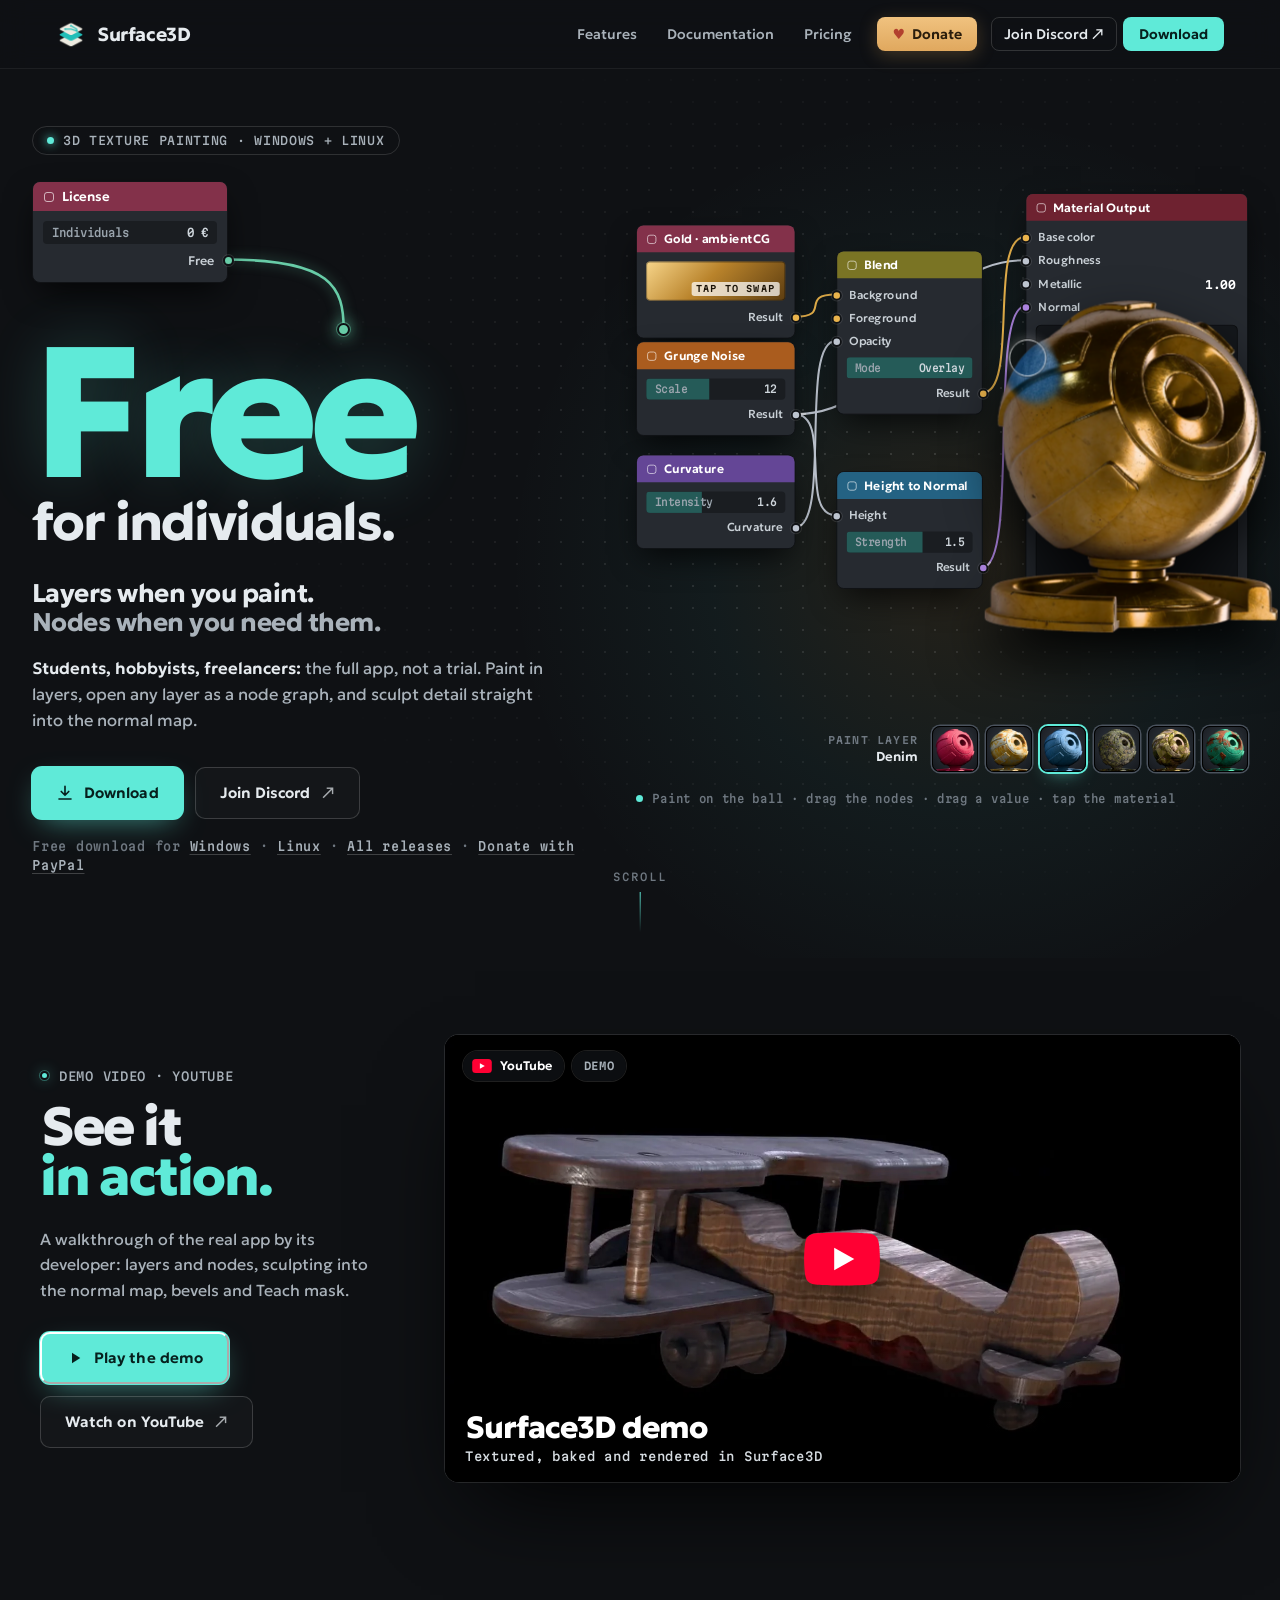
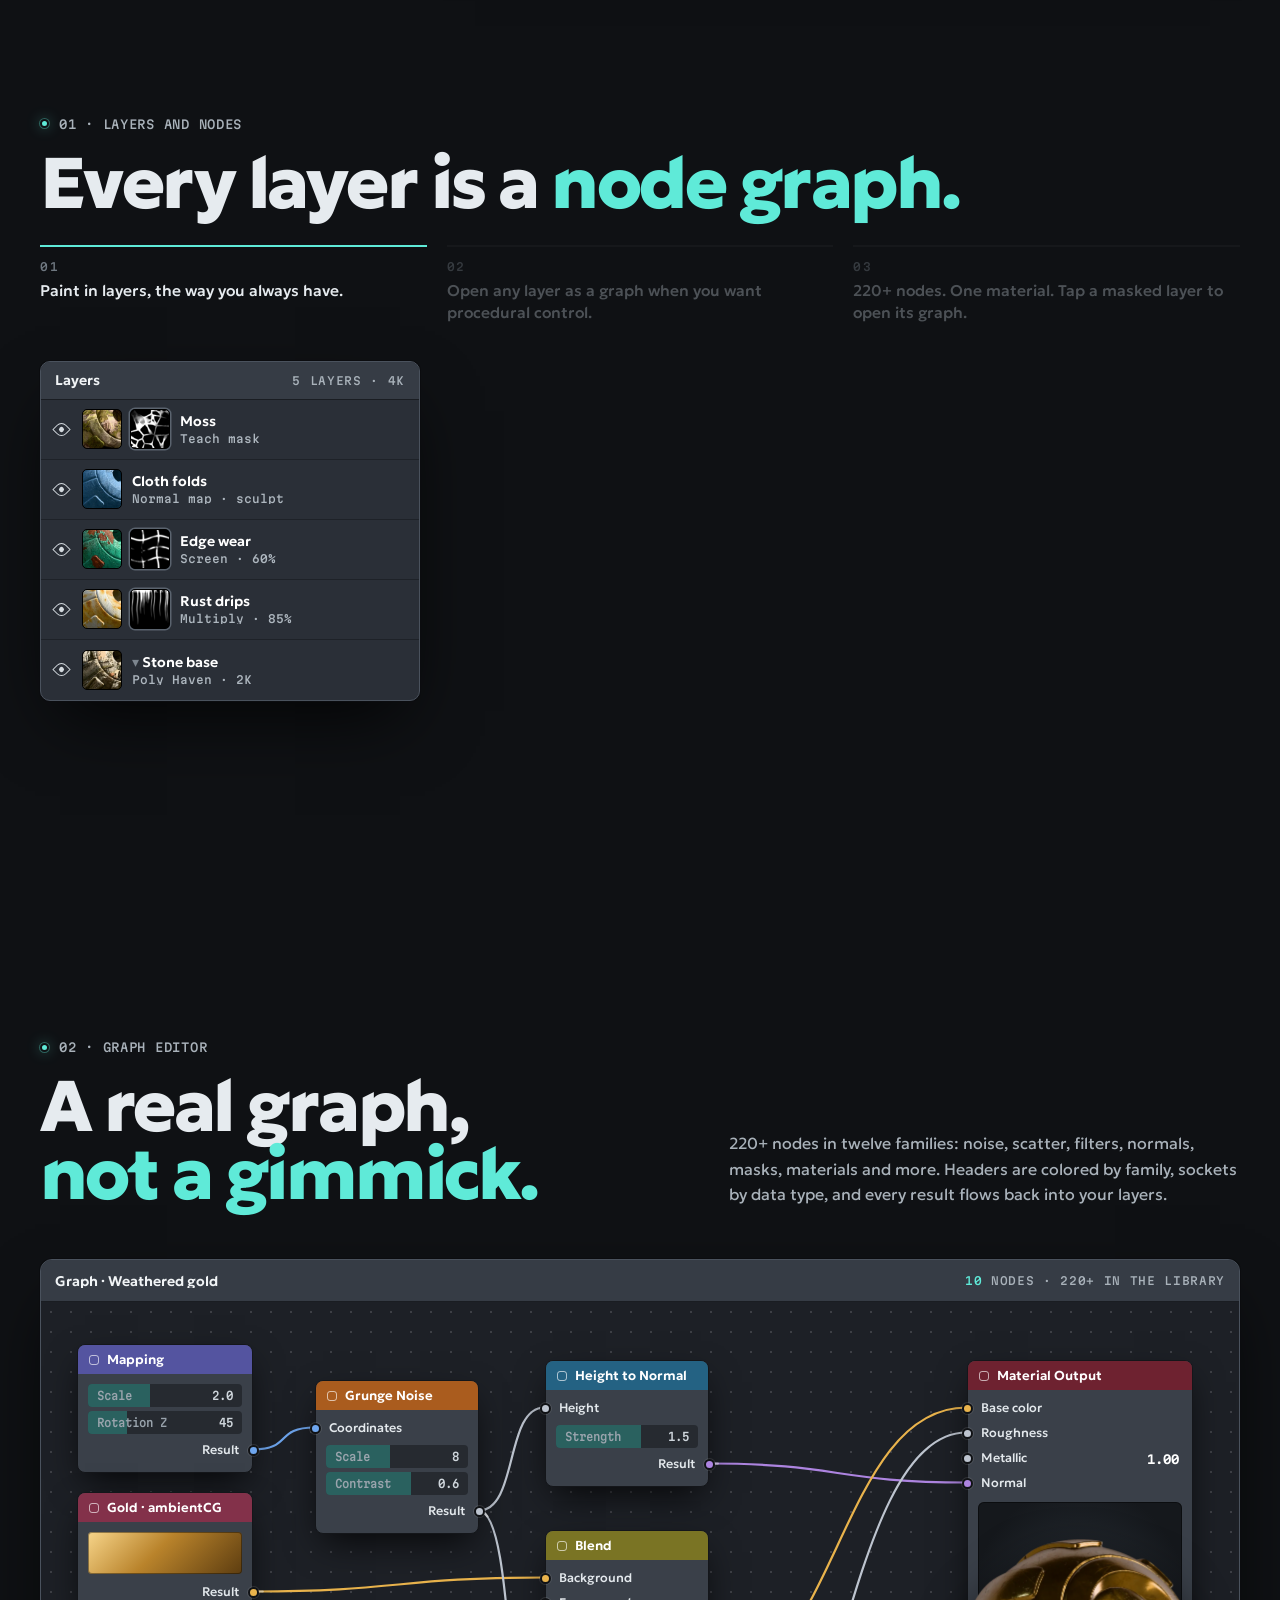
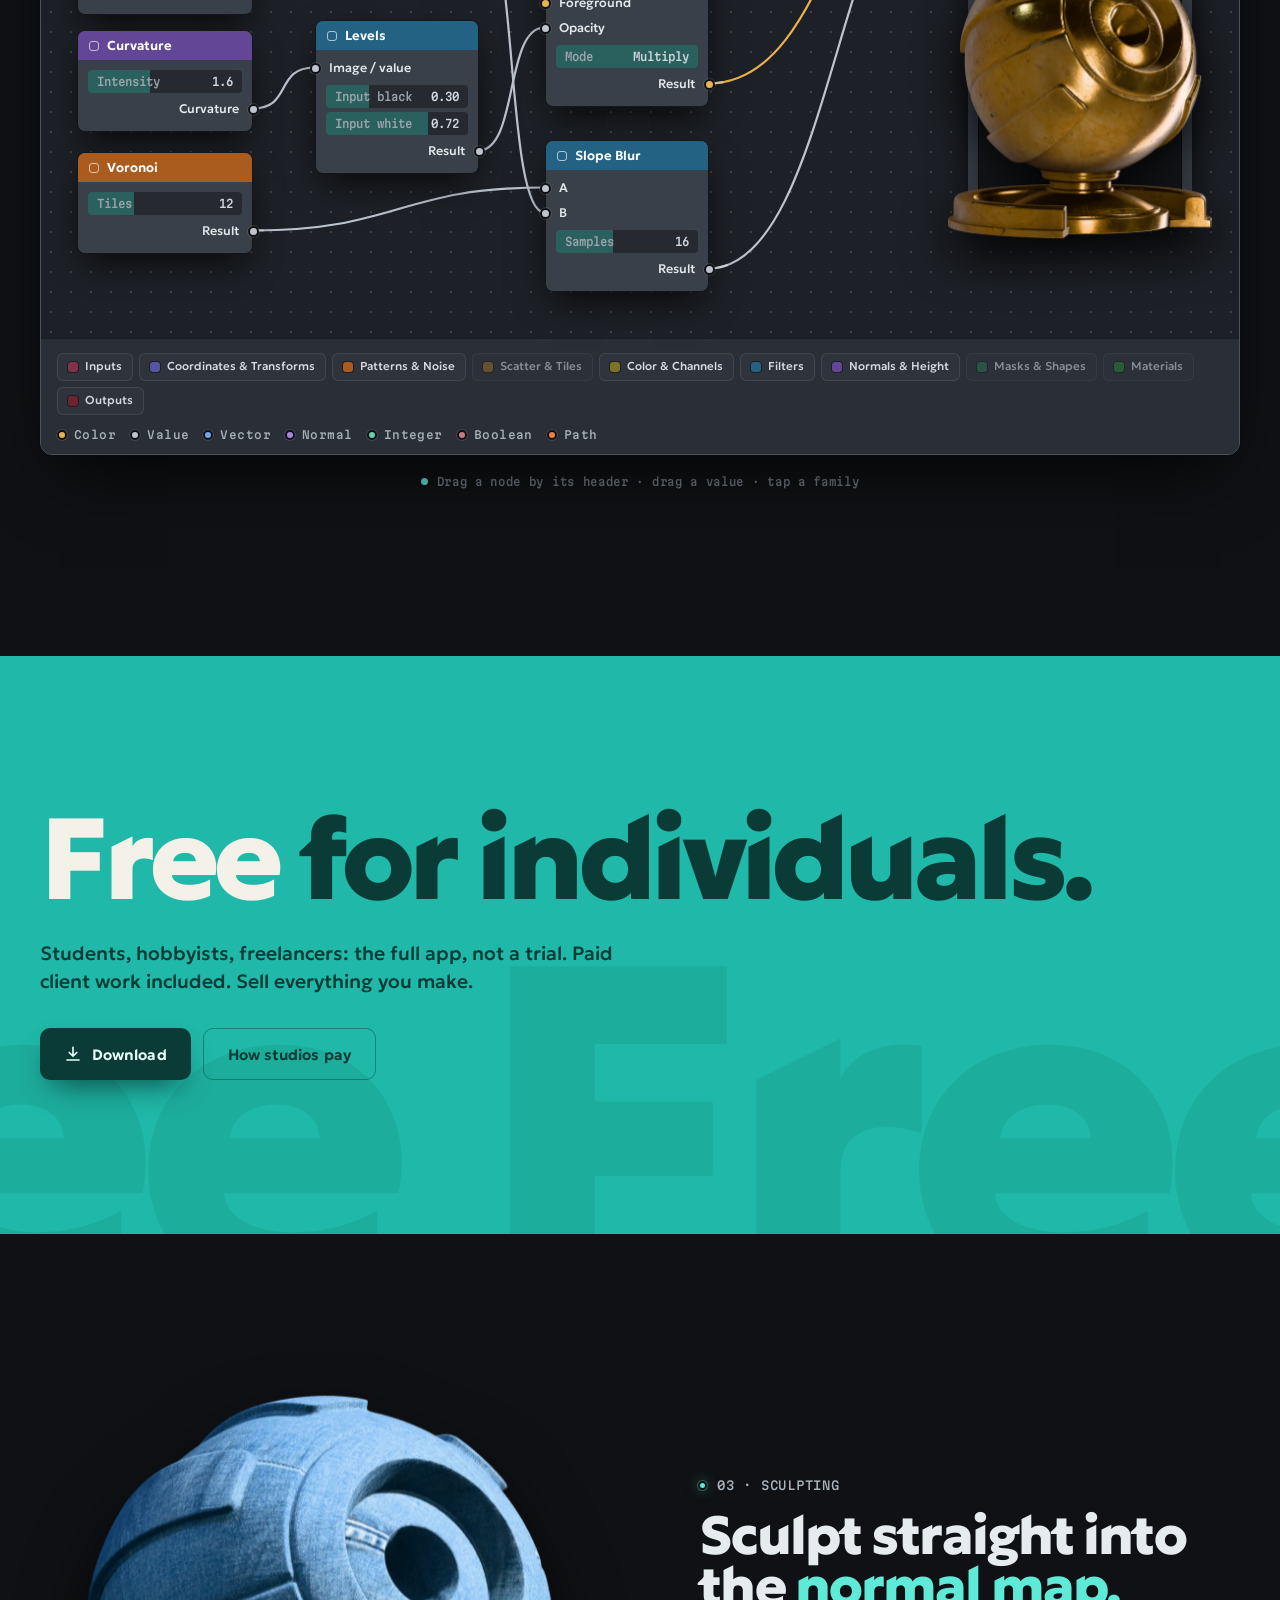
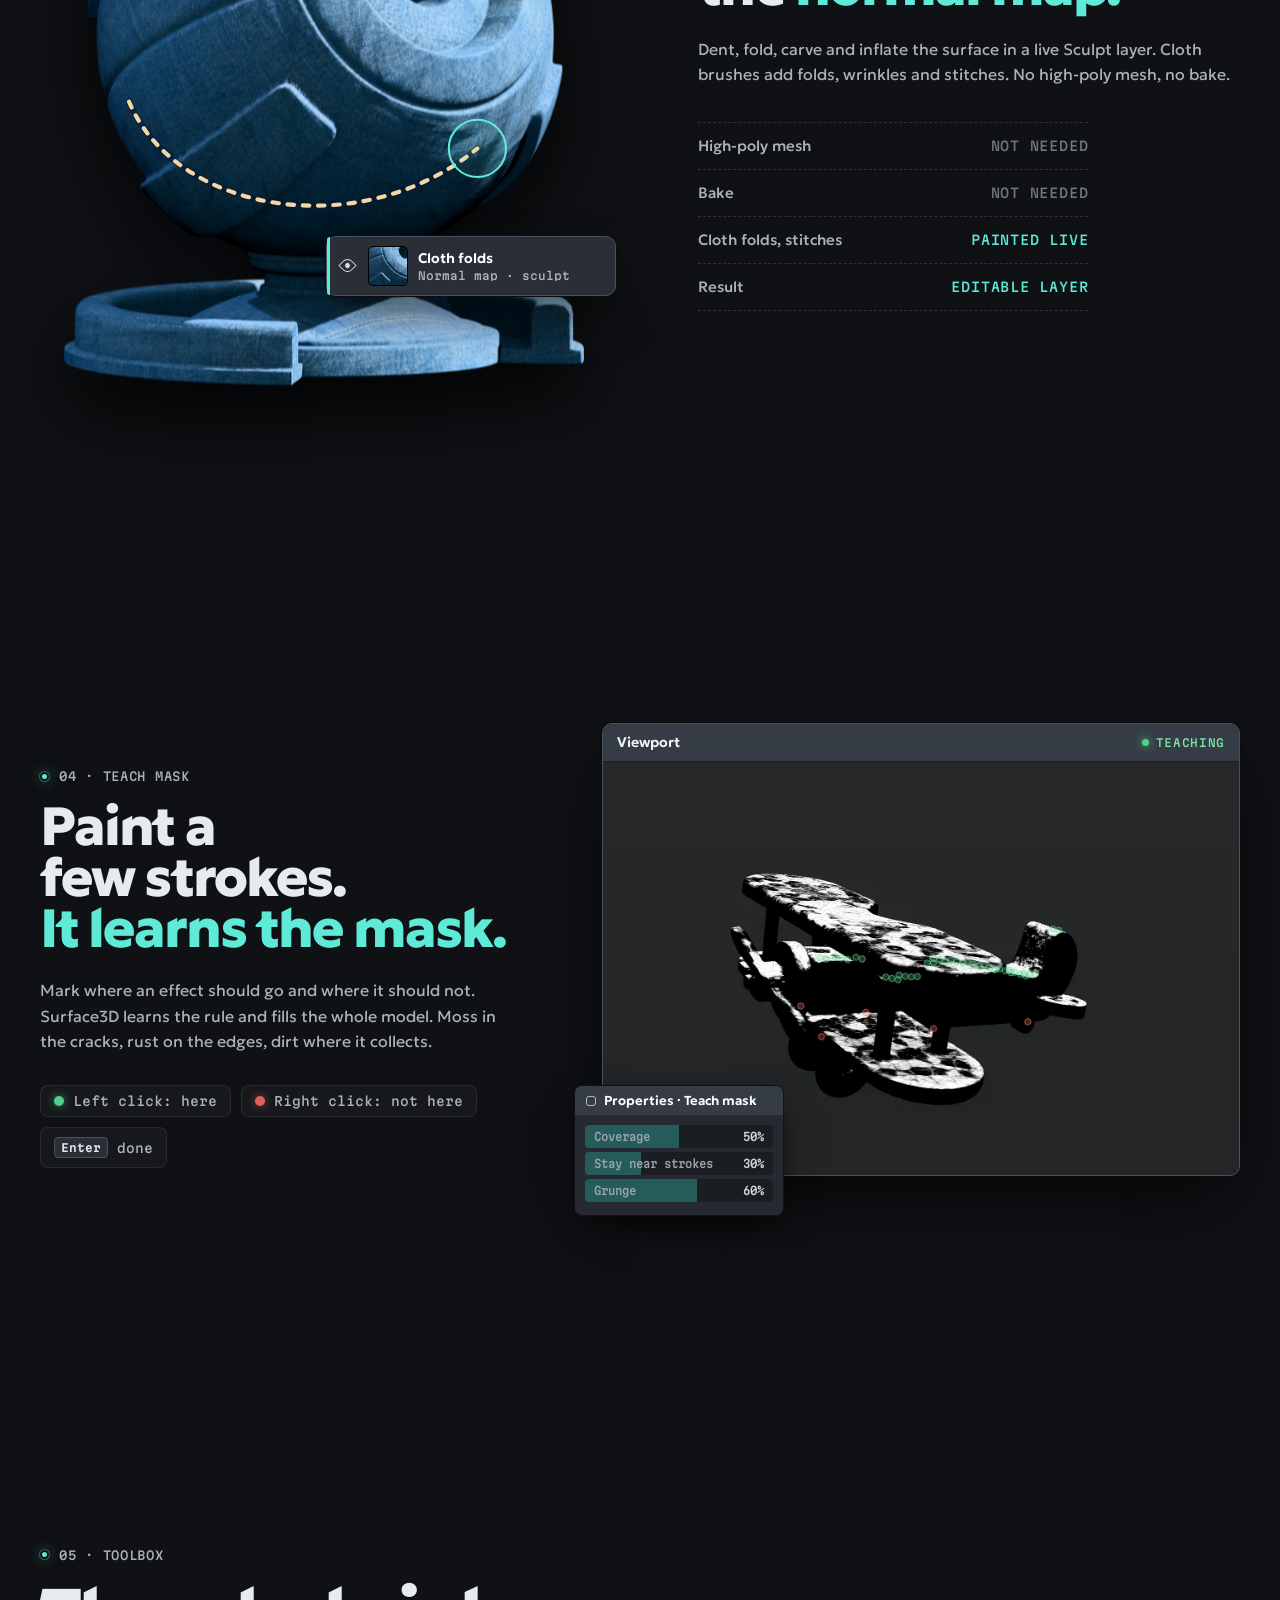
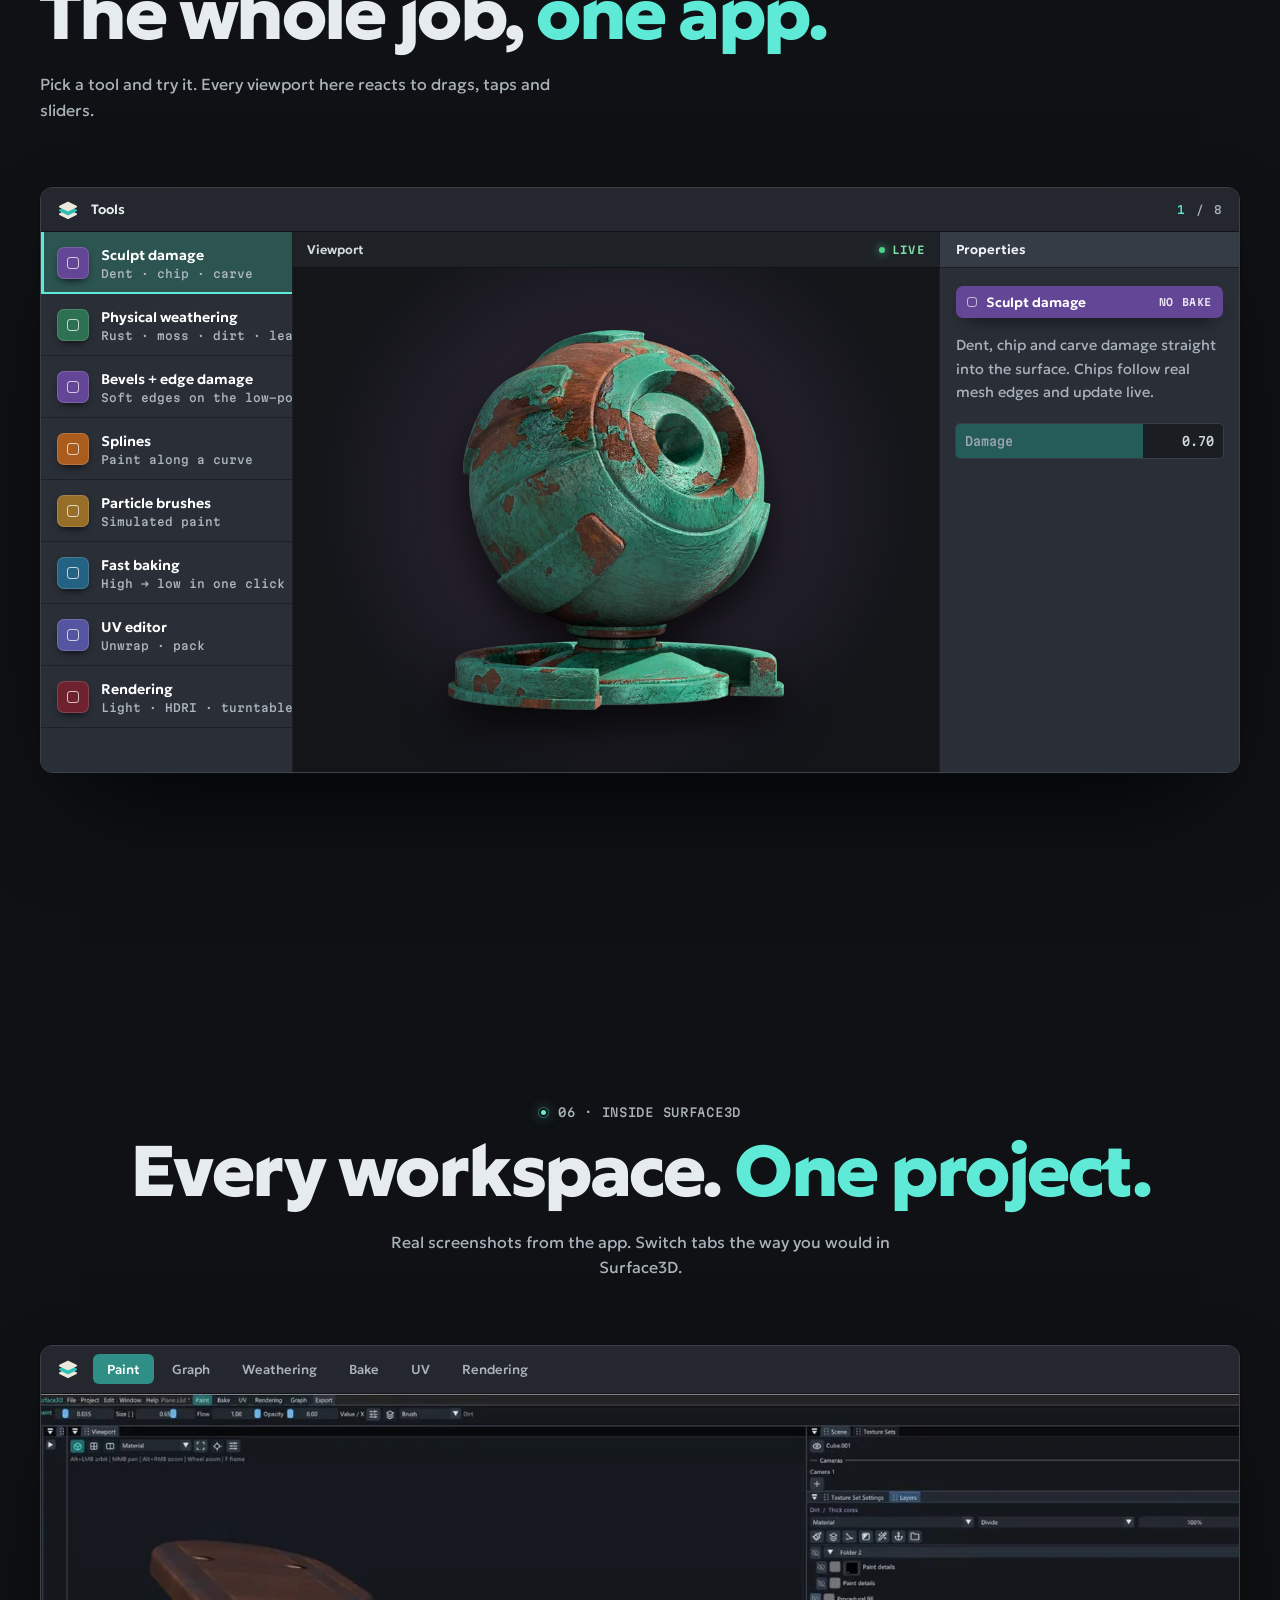
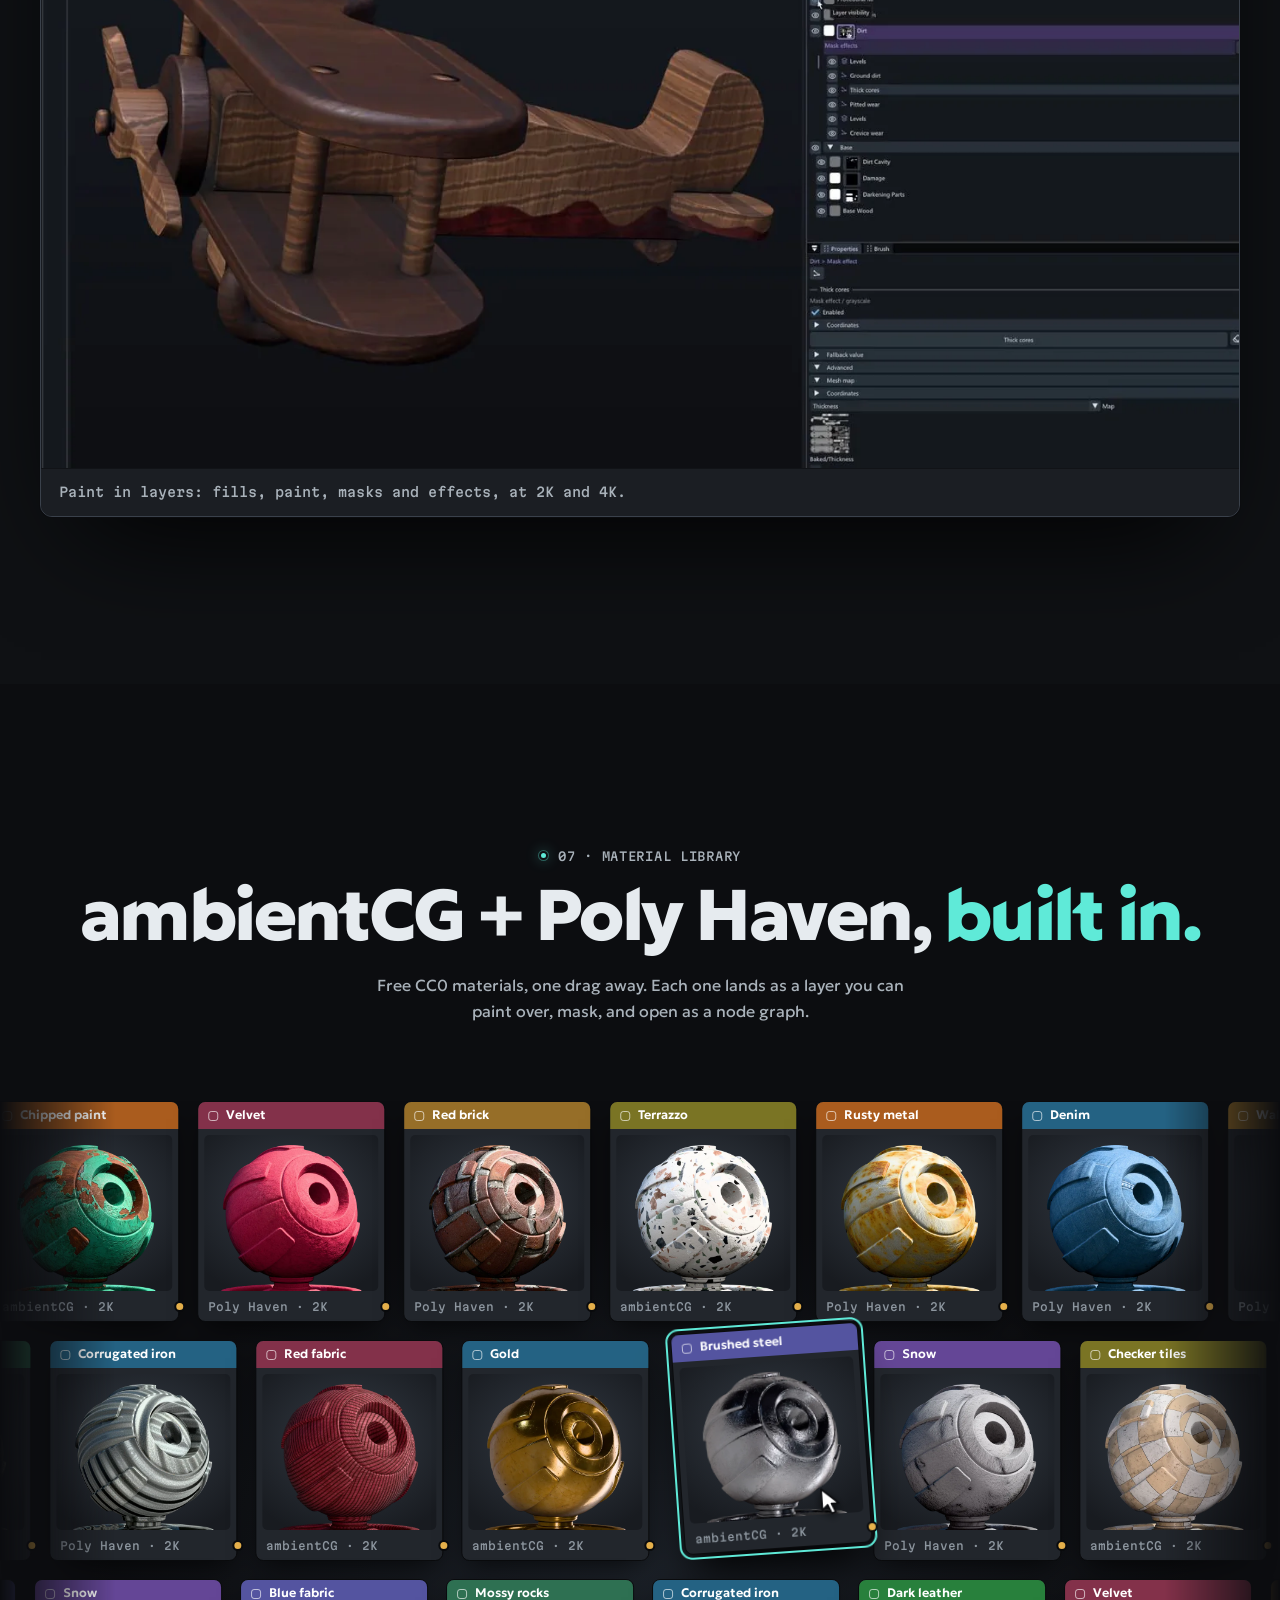
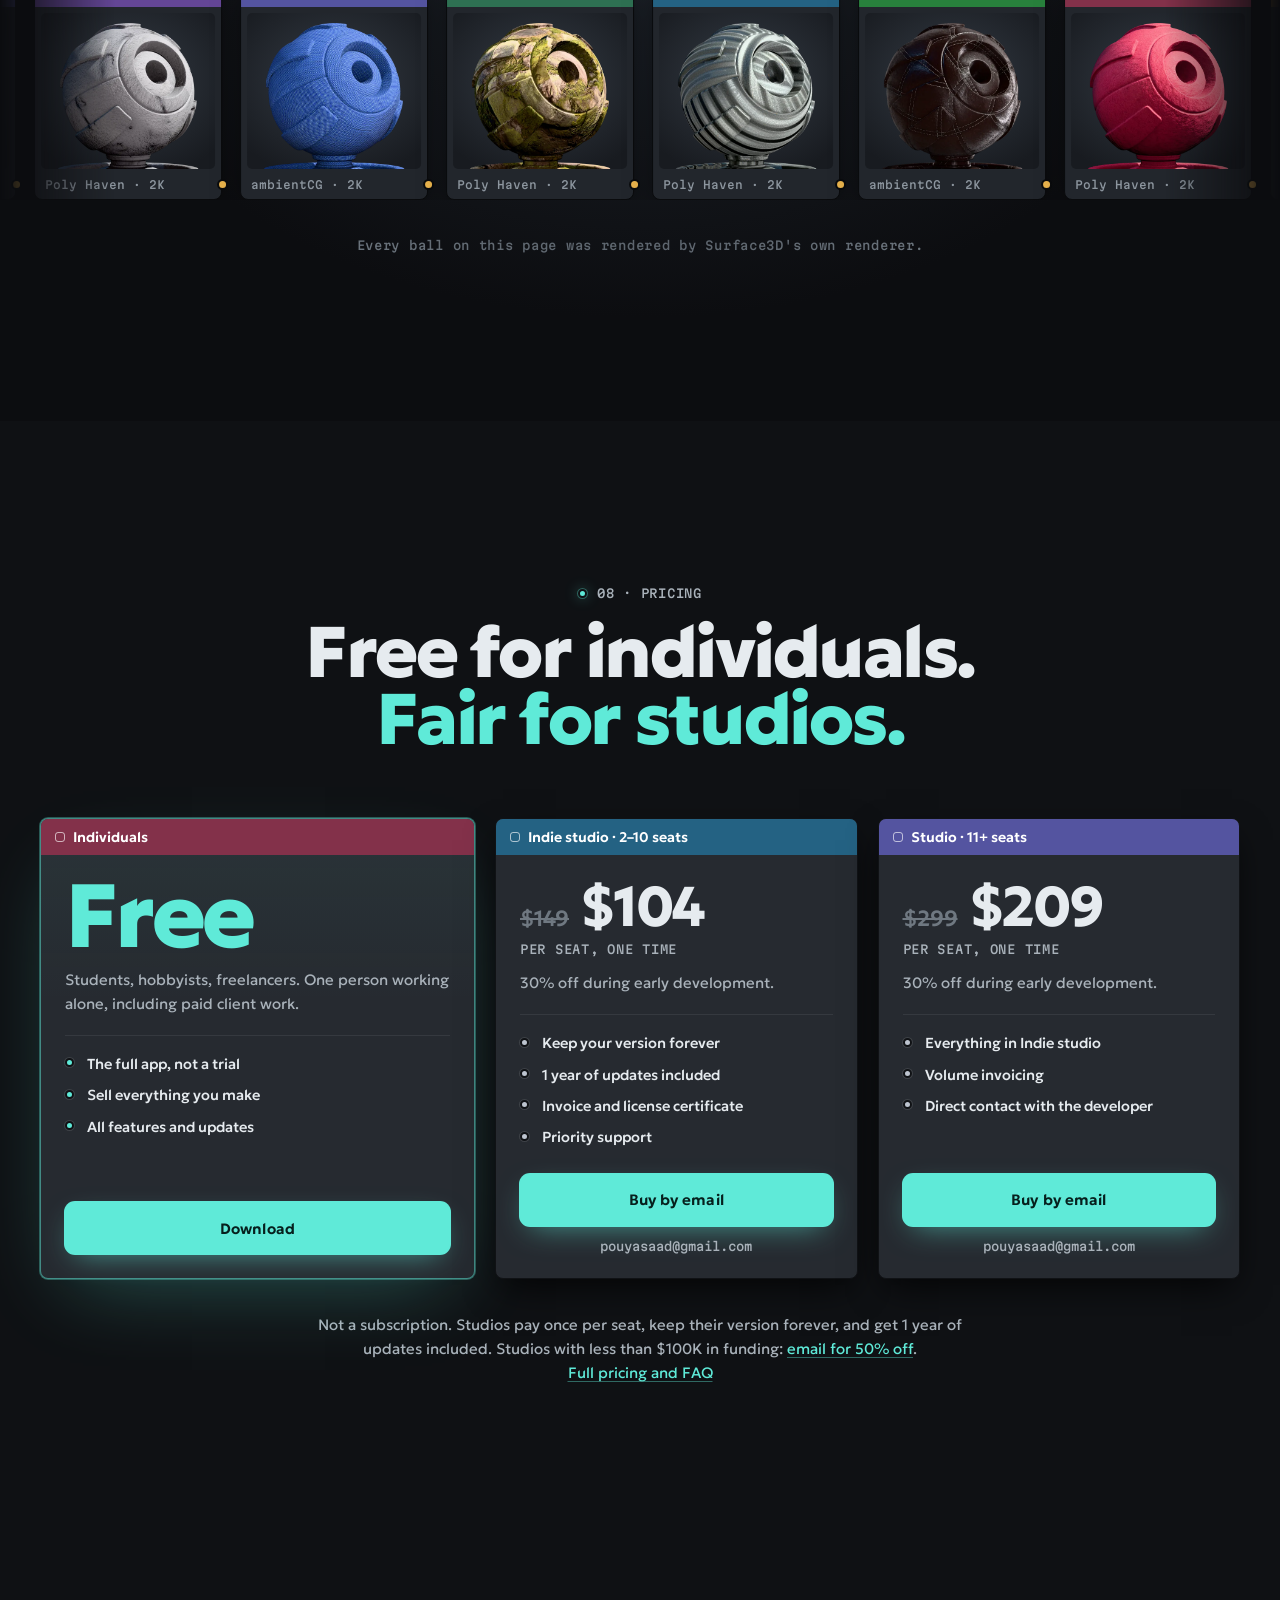
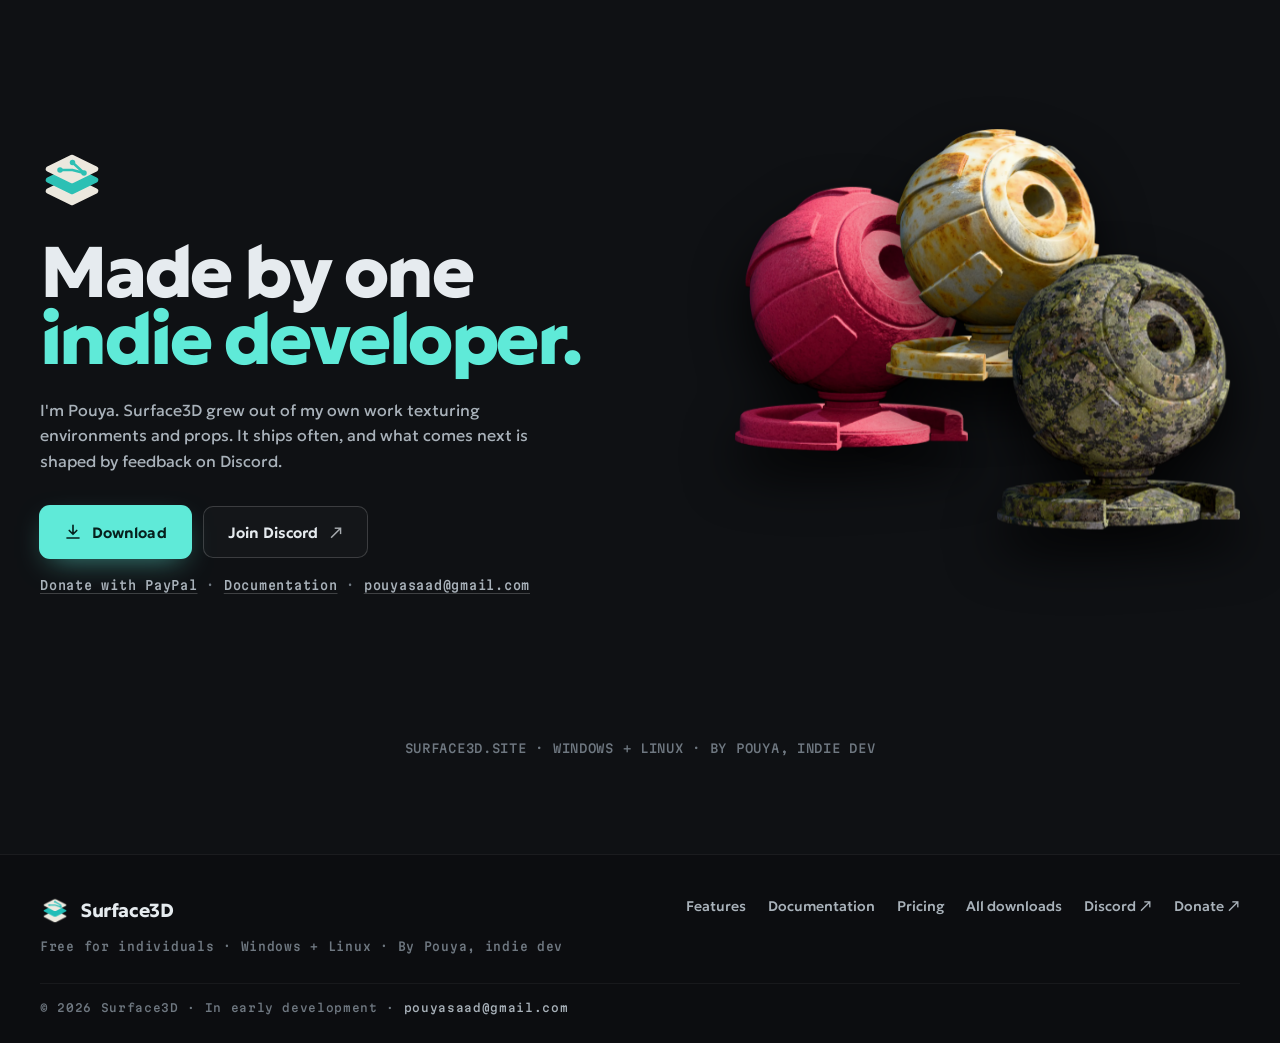
<file: showcase.html>
<!doctype html><html lang="en"><head><meta charset="utf-8"><meta name="viewport" content="width=device-width,initial-scale=1"><title>Showcase — Surface3D</title><meta http-equiv="refresh" content="0; url=index.html#library"><link rel="canonical" href="https://surface3d.site/index.html#library"><meta name="robots" content="noindex"><link rel="icon" type="image/png" href="assets/Surface3D.png"><script>location.replace('index.html#library' + (location.hash && 'index.html#library'.indexOf('#') < 0 ? location.hash : ''))</script><style>body{margin:0;min-height:100vh;display:grid;place-items:center;background:#0f1114;color:#a9b2ba;font:15px Inter,system-ui,sans-serif}a{color:#5fead8}</style></head><body><p>Showcase is now part of <a href="index.html#library">surface3d.site</a>.</p></body></html>
</file>
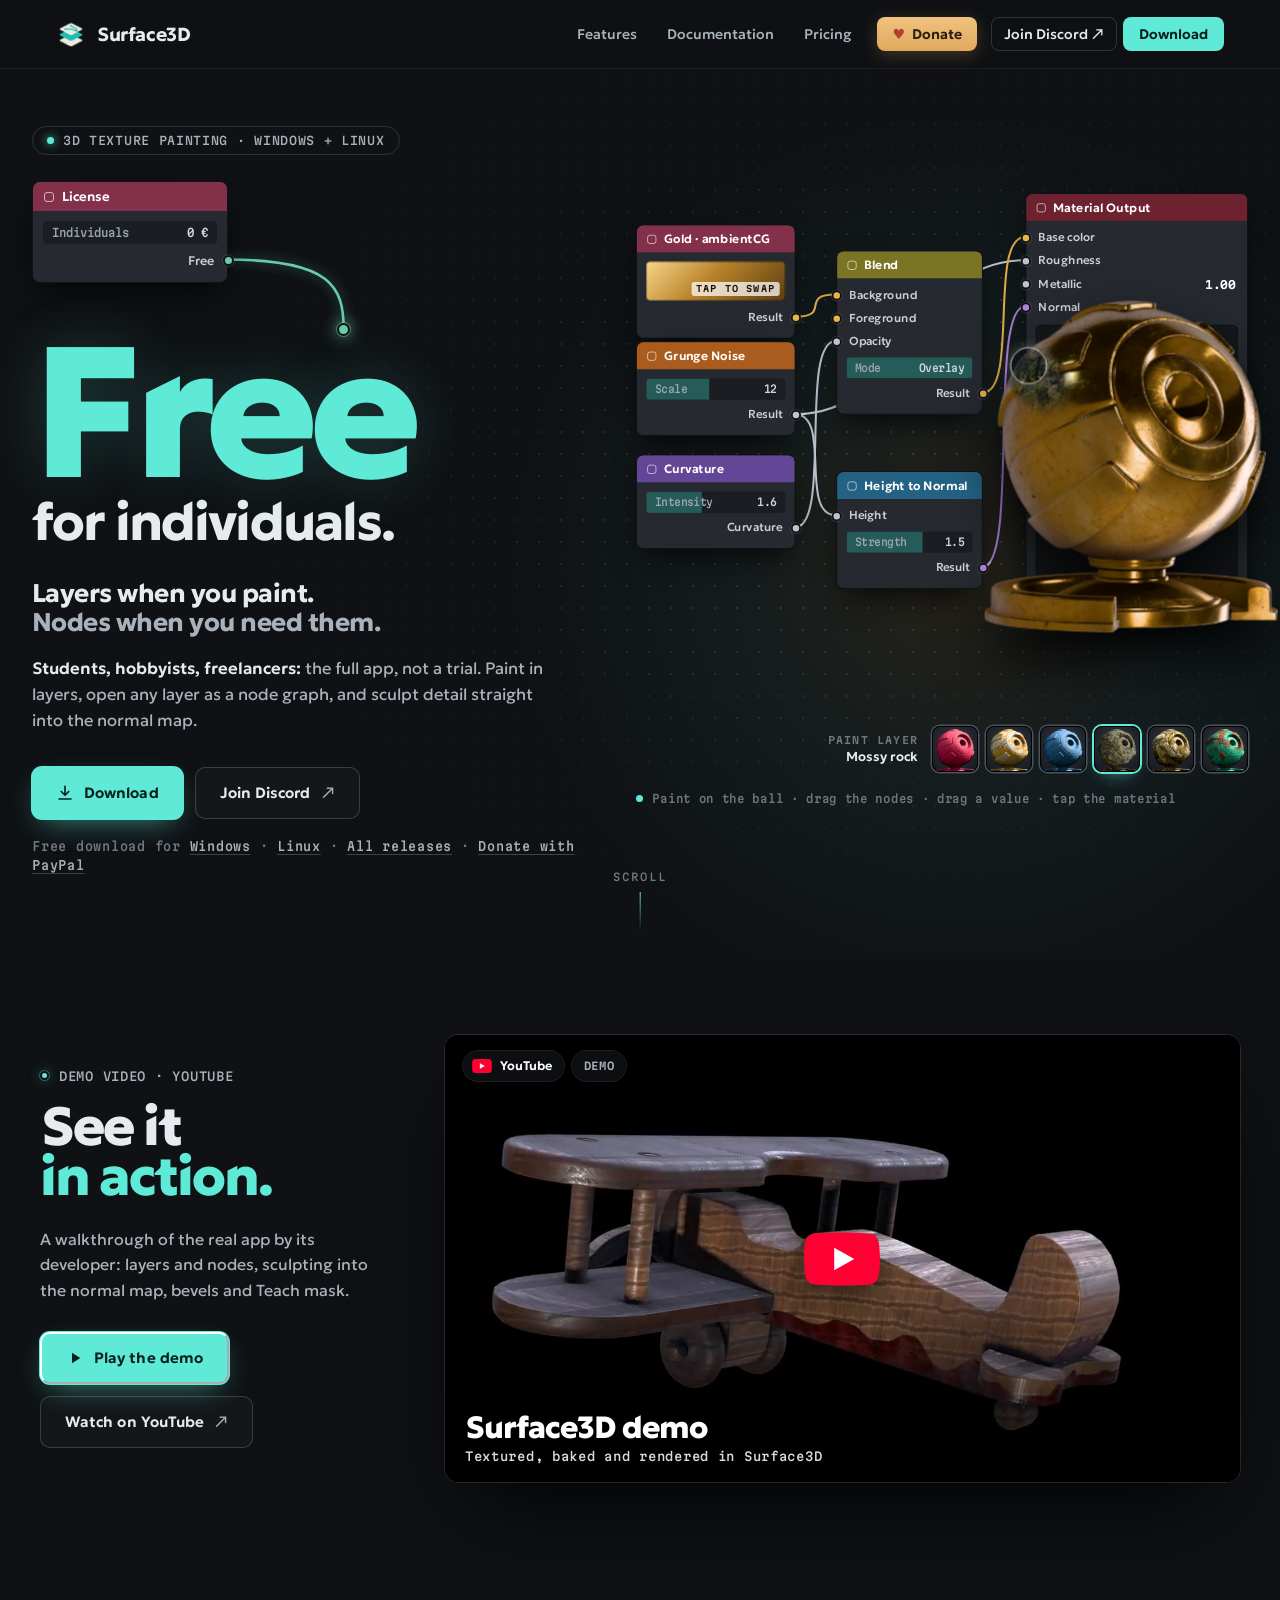
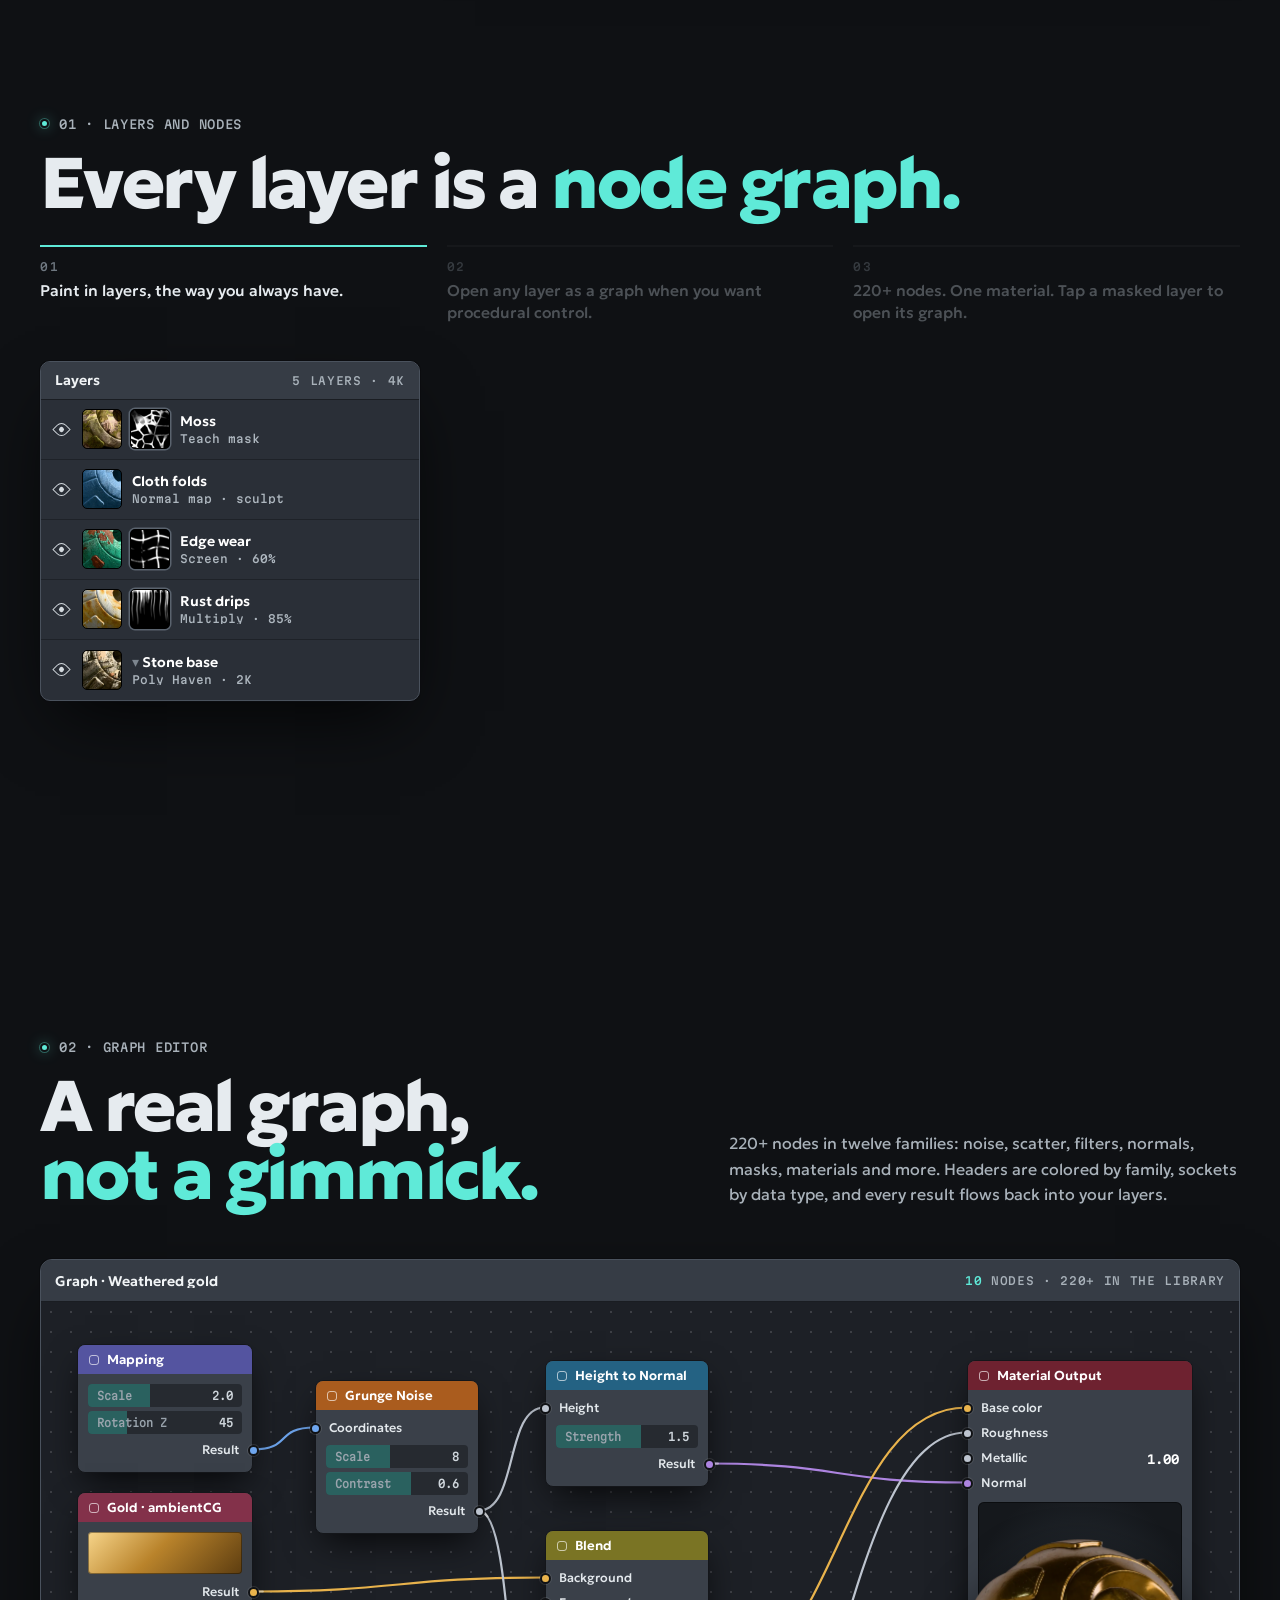
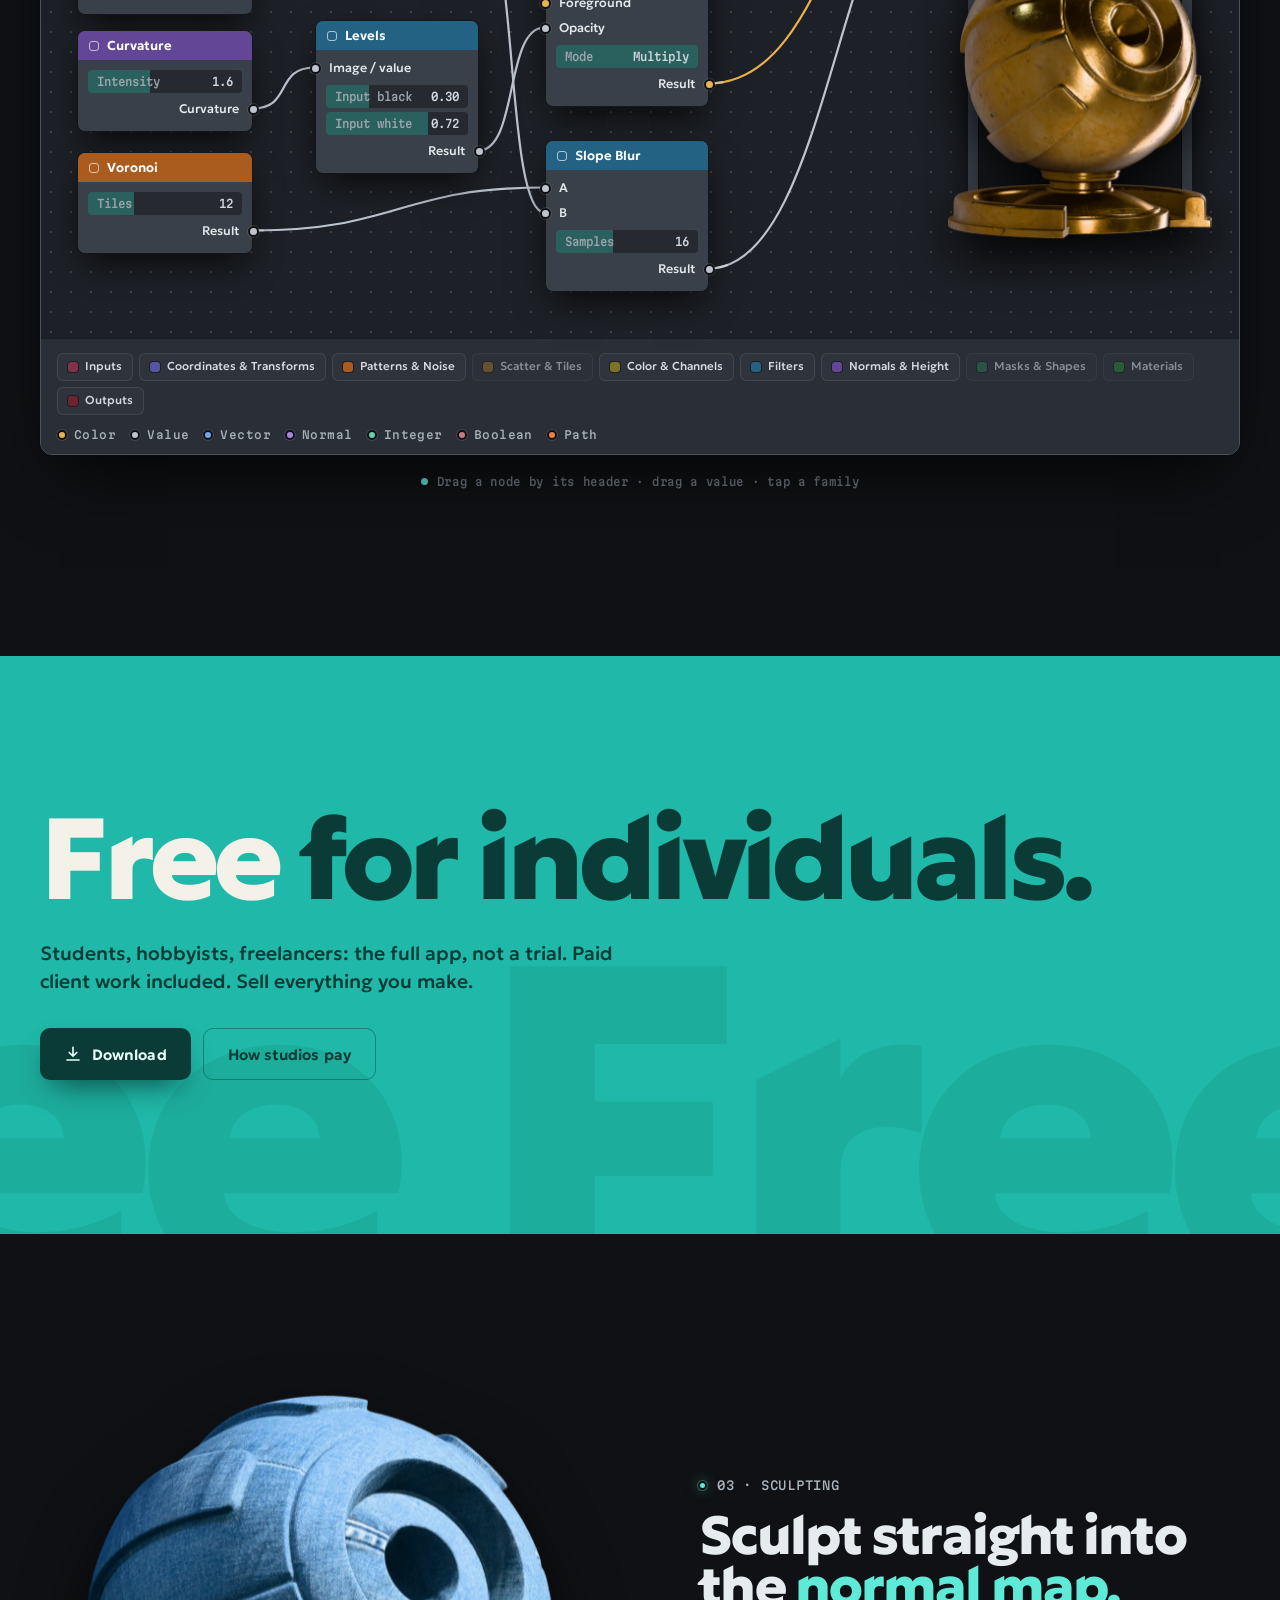
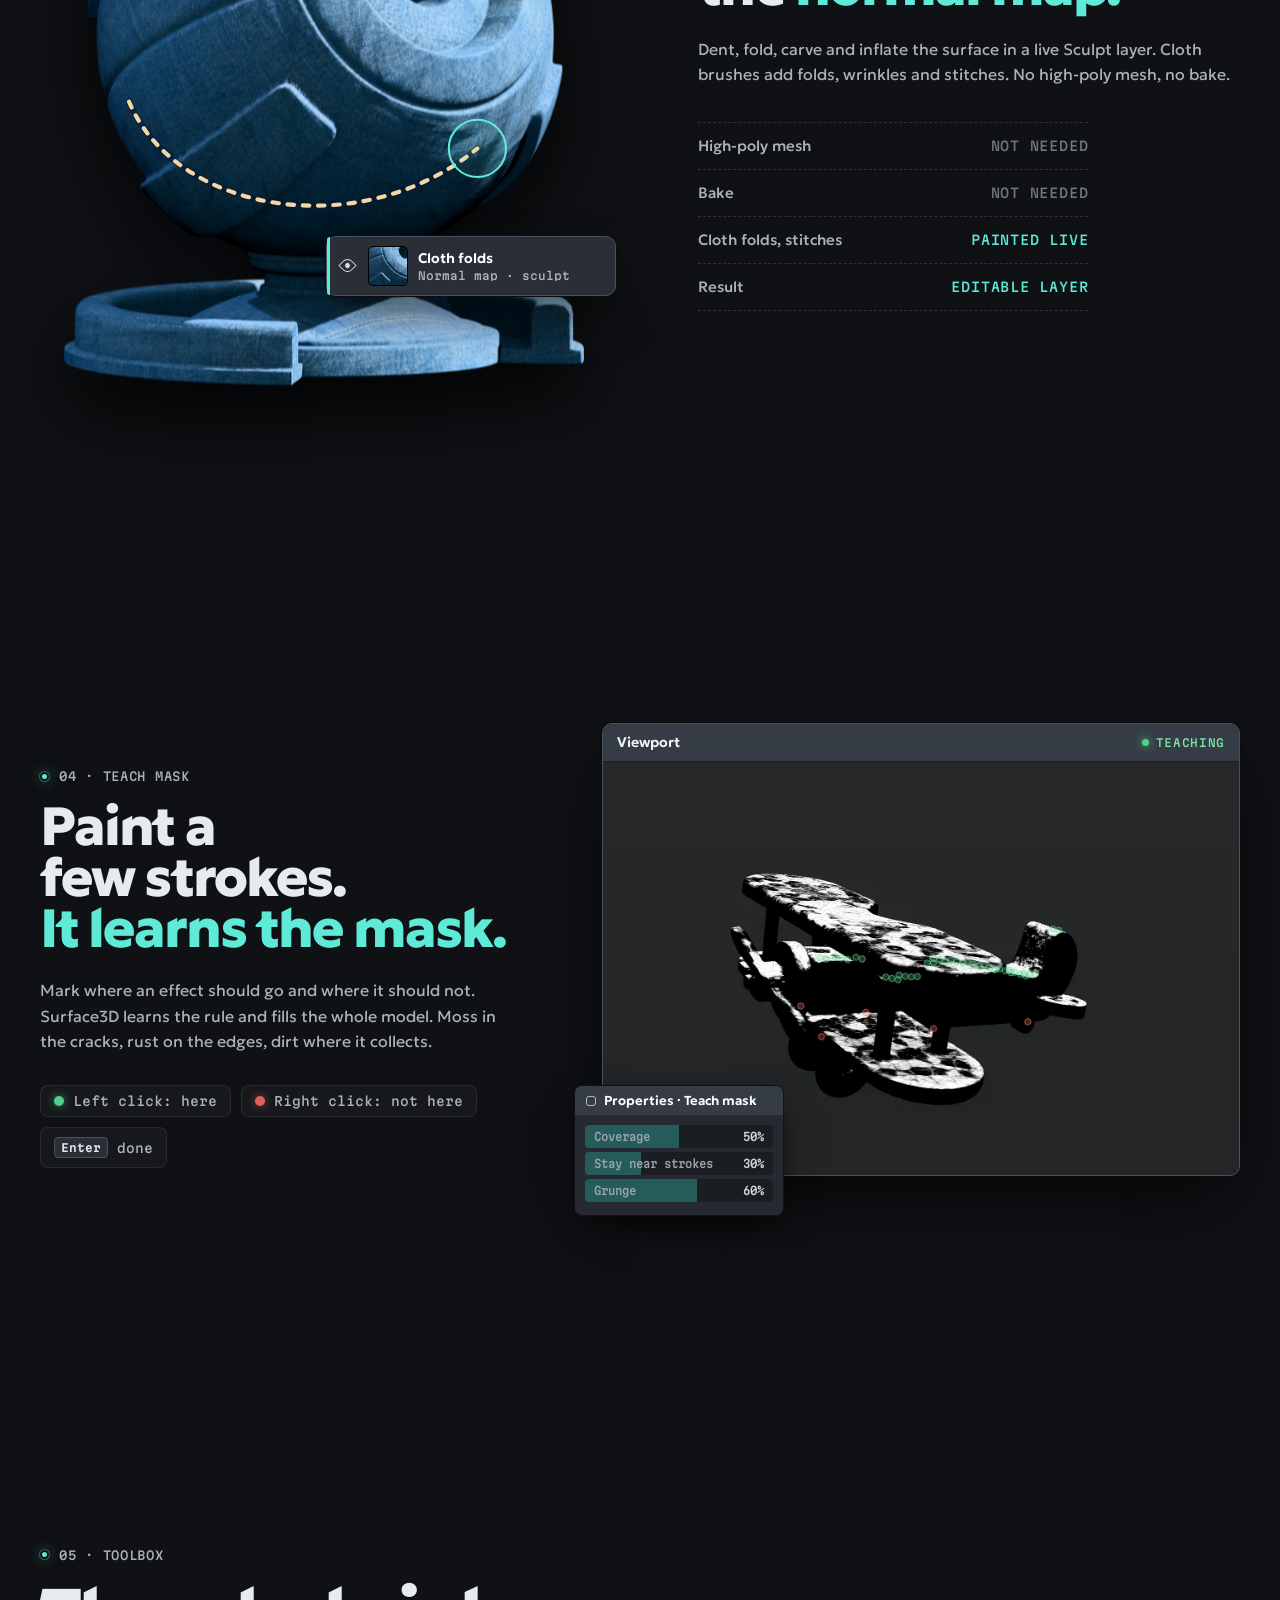
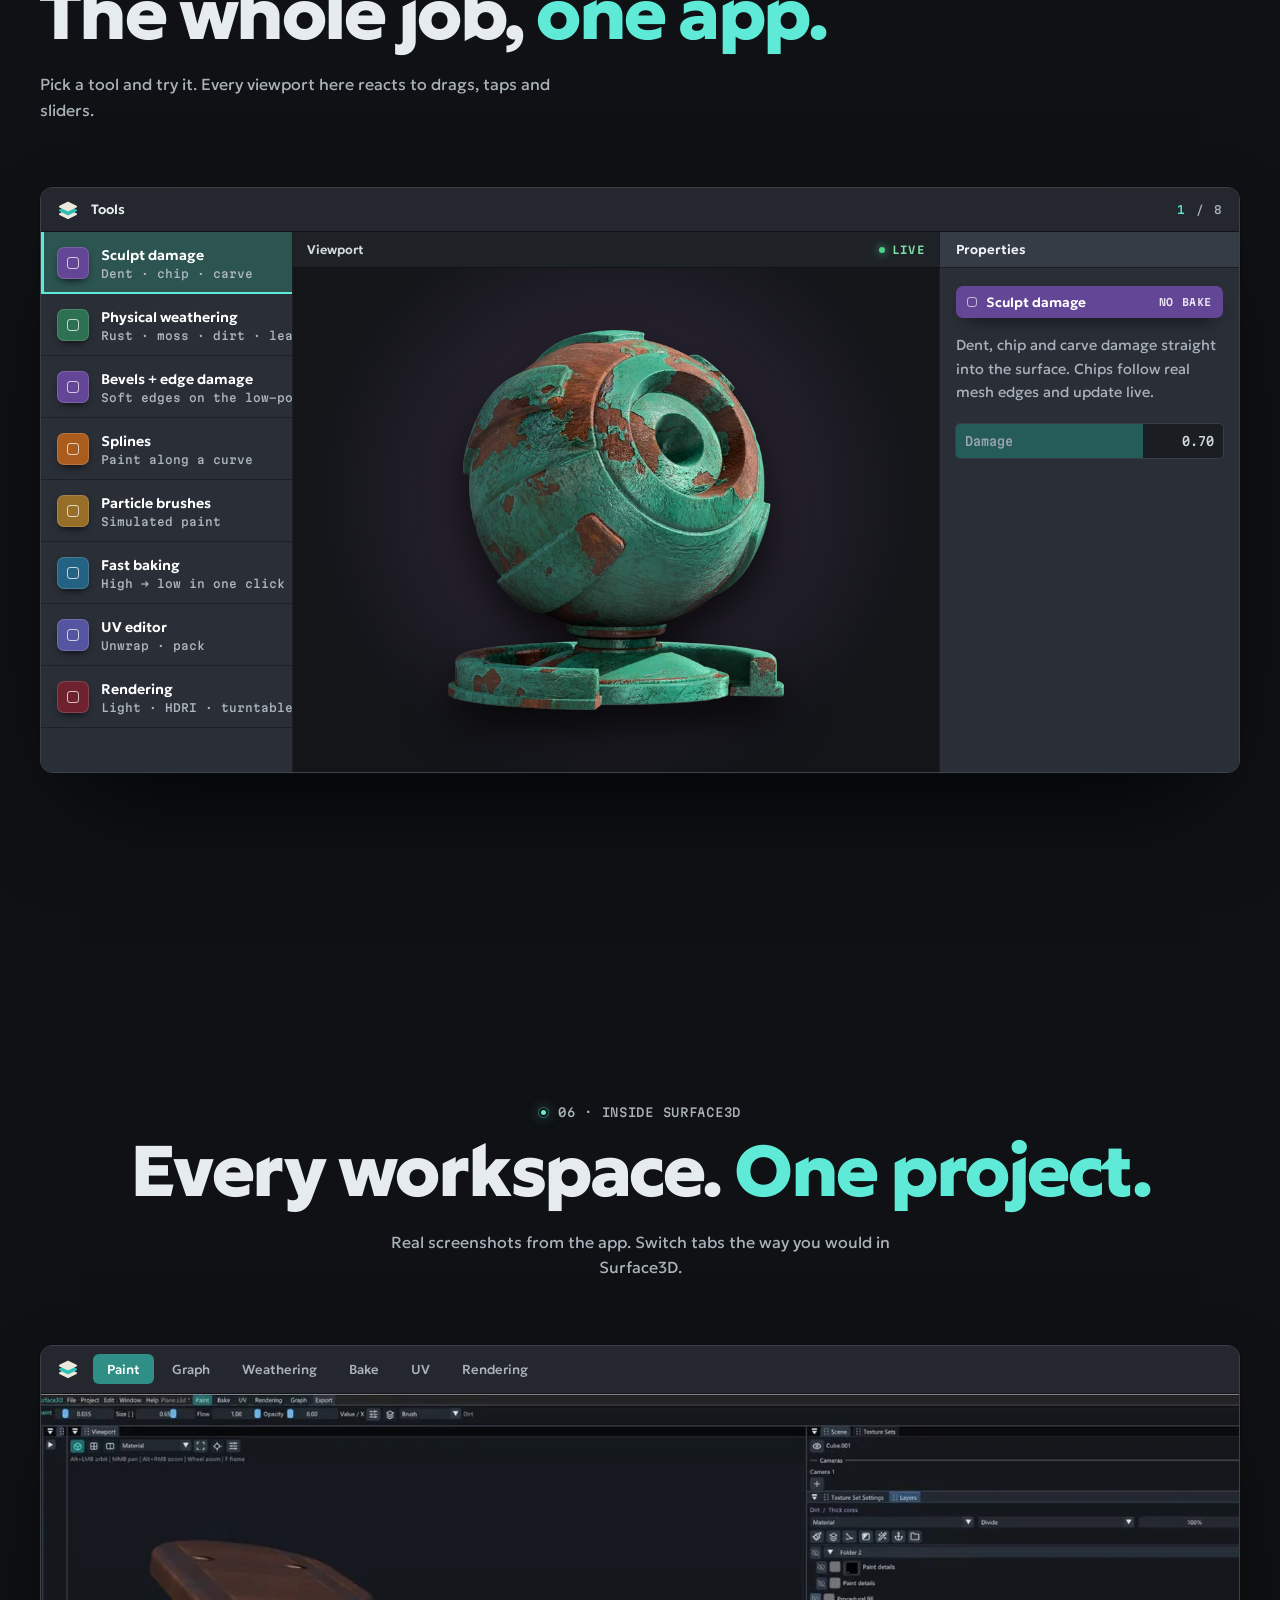
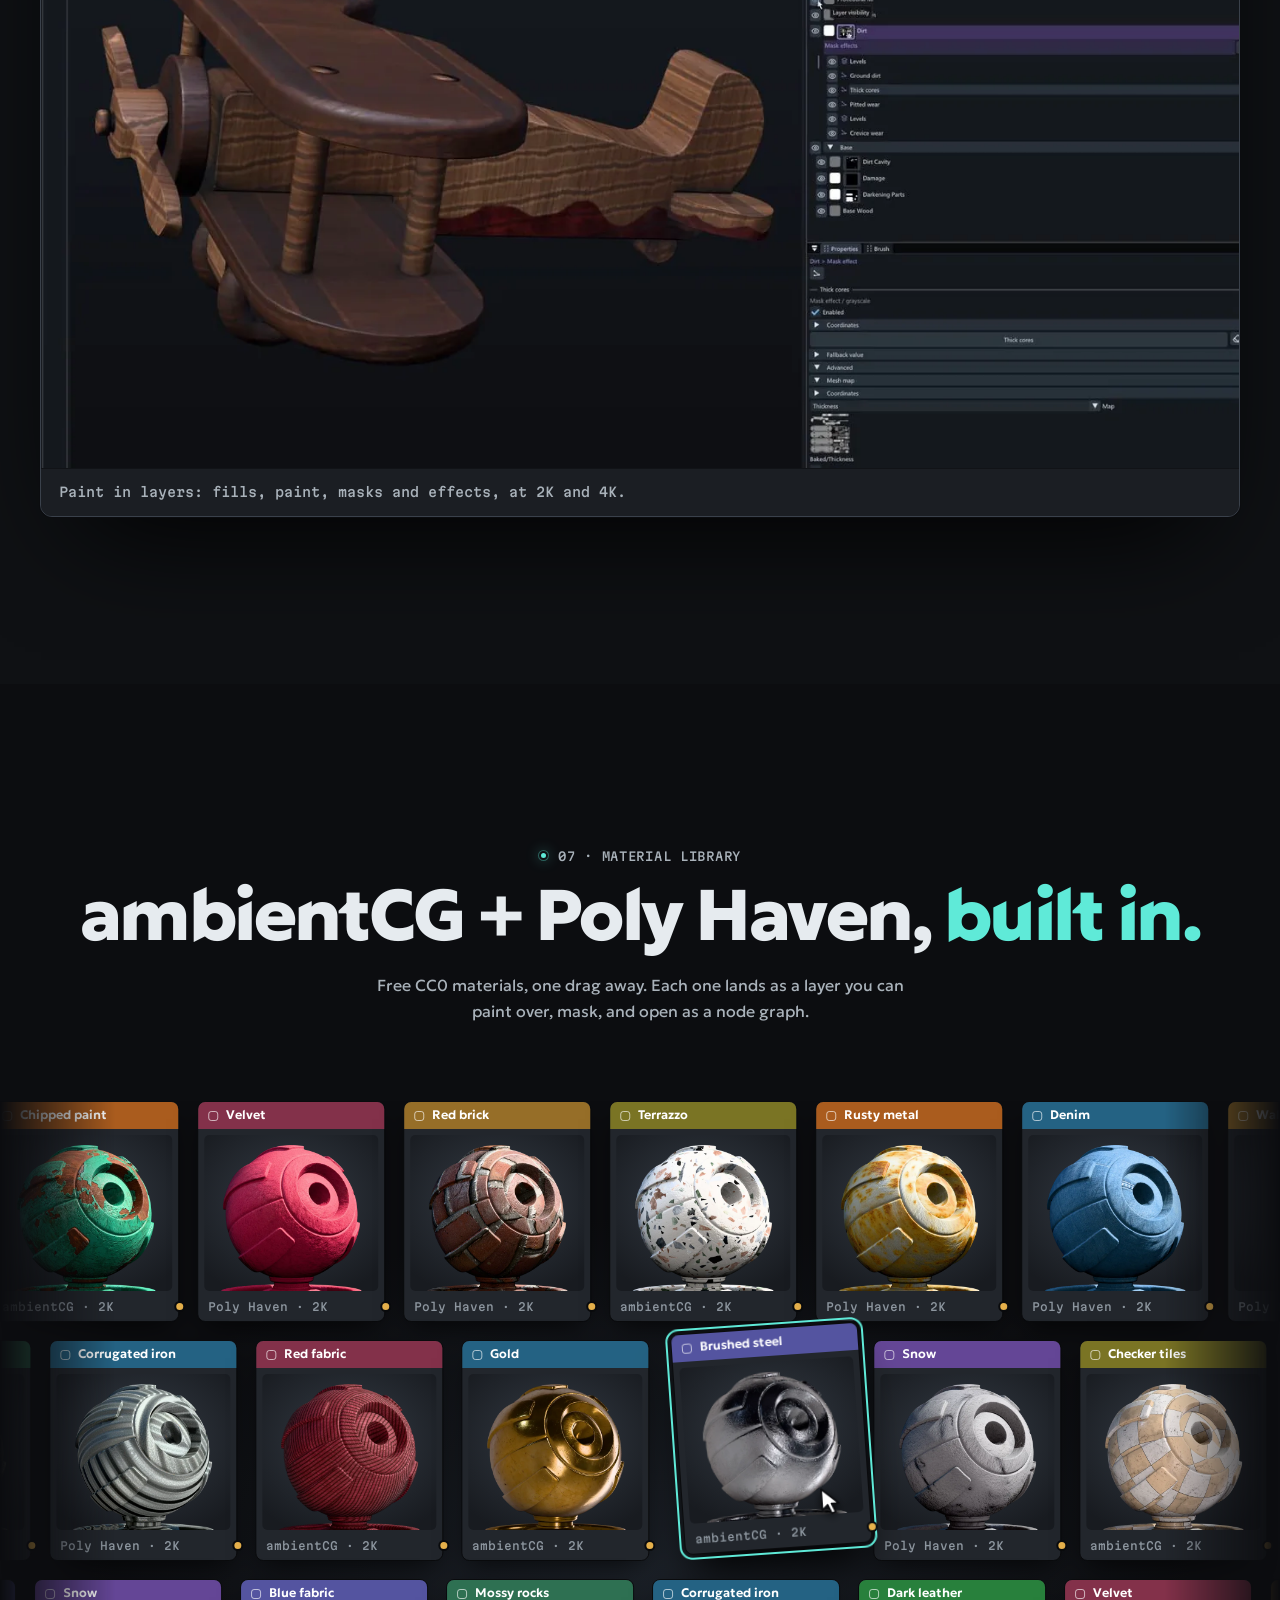
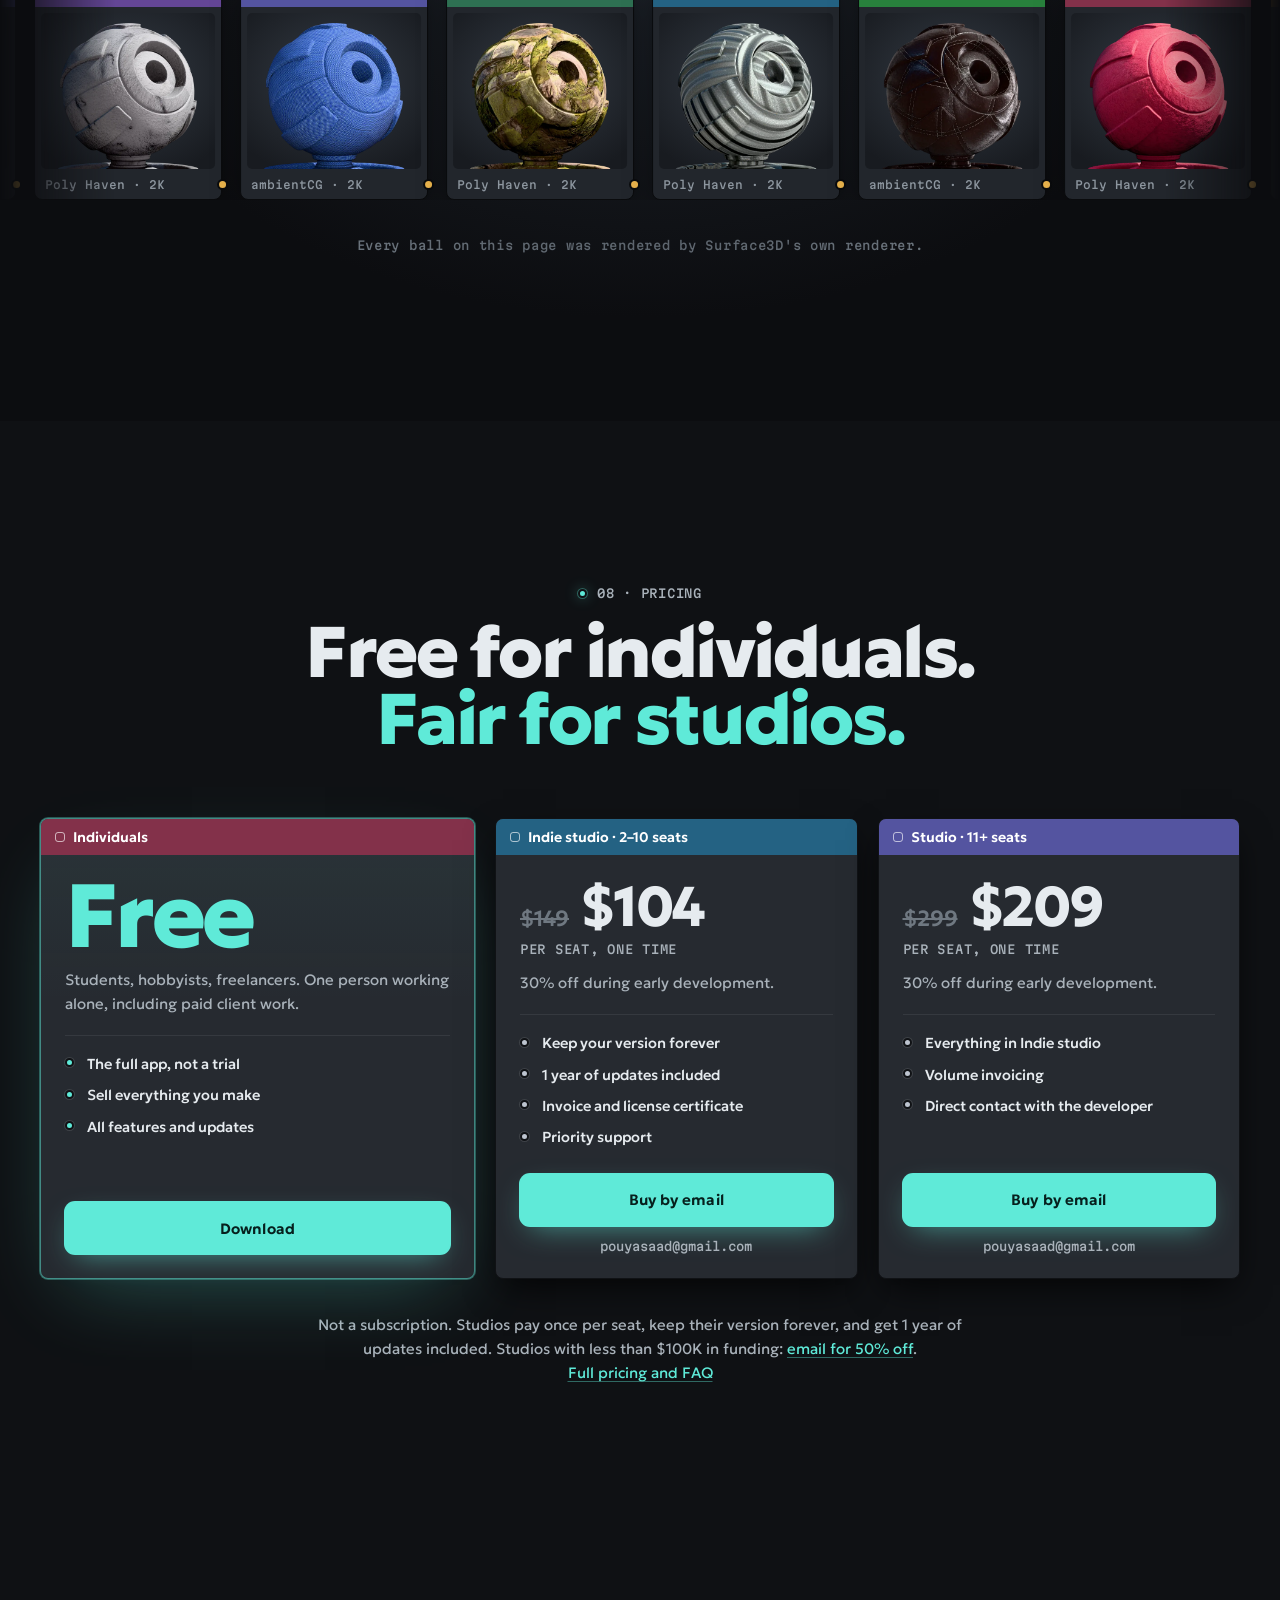
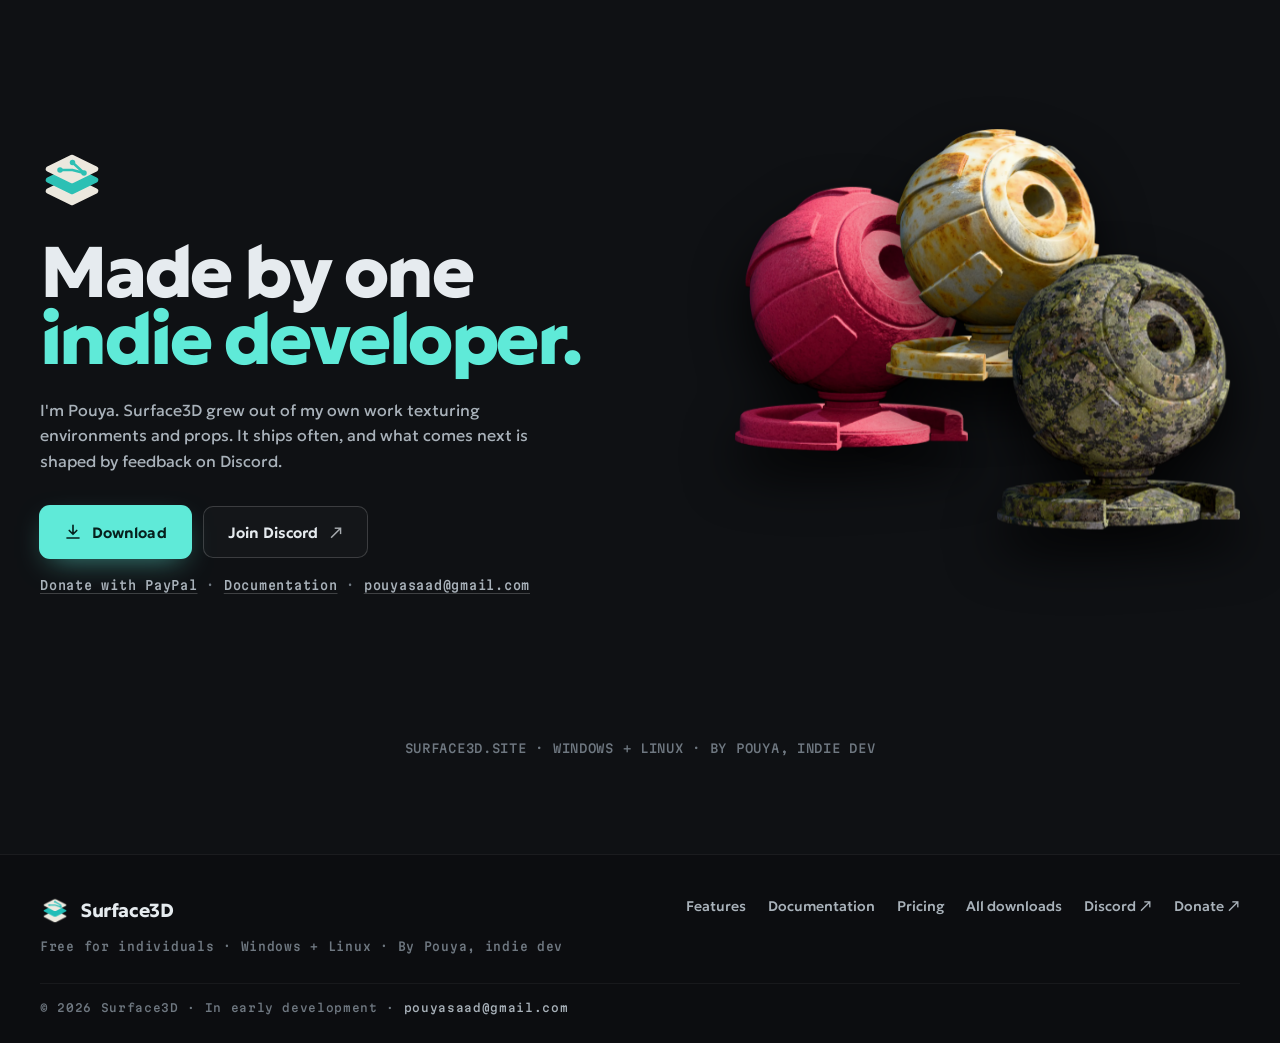
<file: support.html>
<!doctype html><html lang="en"><head><meta charset="utf-8"><meta name="viewport" content="width=device-width,initial-scale=1"><title>Support — Surface3D</title><meta http-equiv="refresh" content="0; url=index.html#maker"><link rel="canonical" href="https://surface3d.site/index.html#maker"><meta name="robots" content="noindex"><link rel="icon" type="image/png" href="assets/Surface3D.png"><script>location.replace('index.html#maker' + (location.hash && 'index.html#maker'.indexOf('#') < 0 ? location.hash : ''))</script><style>body{margin:0;min-height:100vh;display:grid;place-items:center;background:#0f1114;color:#a9b2ba;font:15px Inter,system-ui,sans-serif}a{color:#5fead8}</style></head><body><p>Support is now part of <a href="index.html#maker">surface3d.site</a>.</p></body></html>
</file>
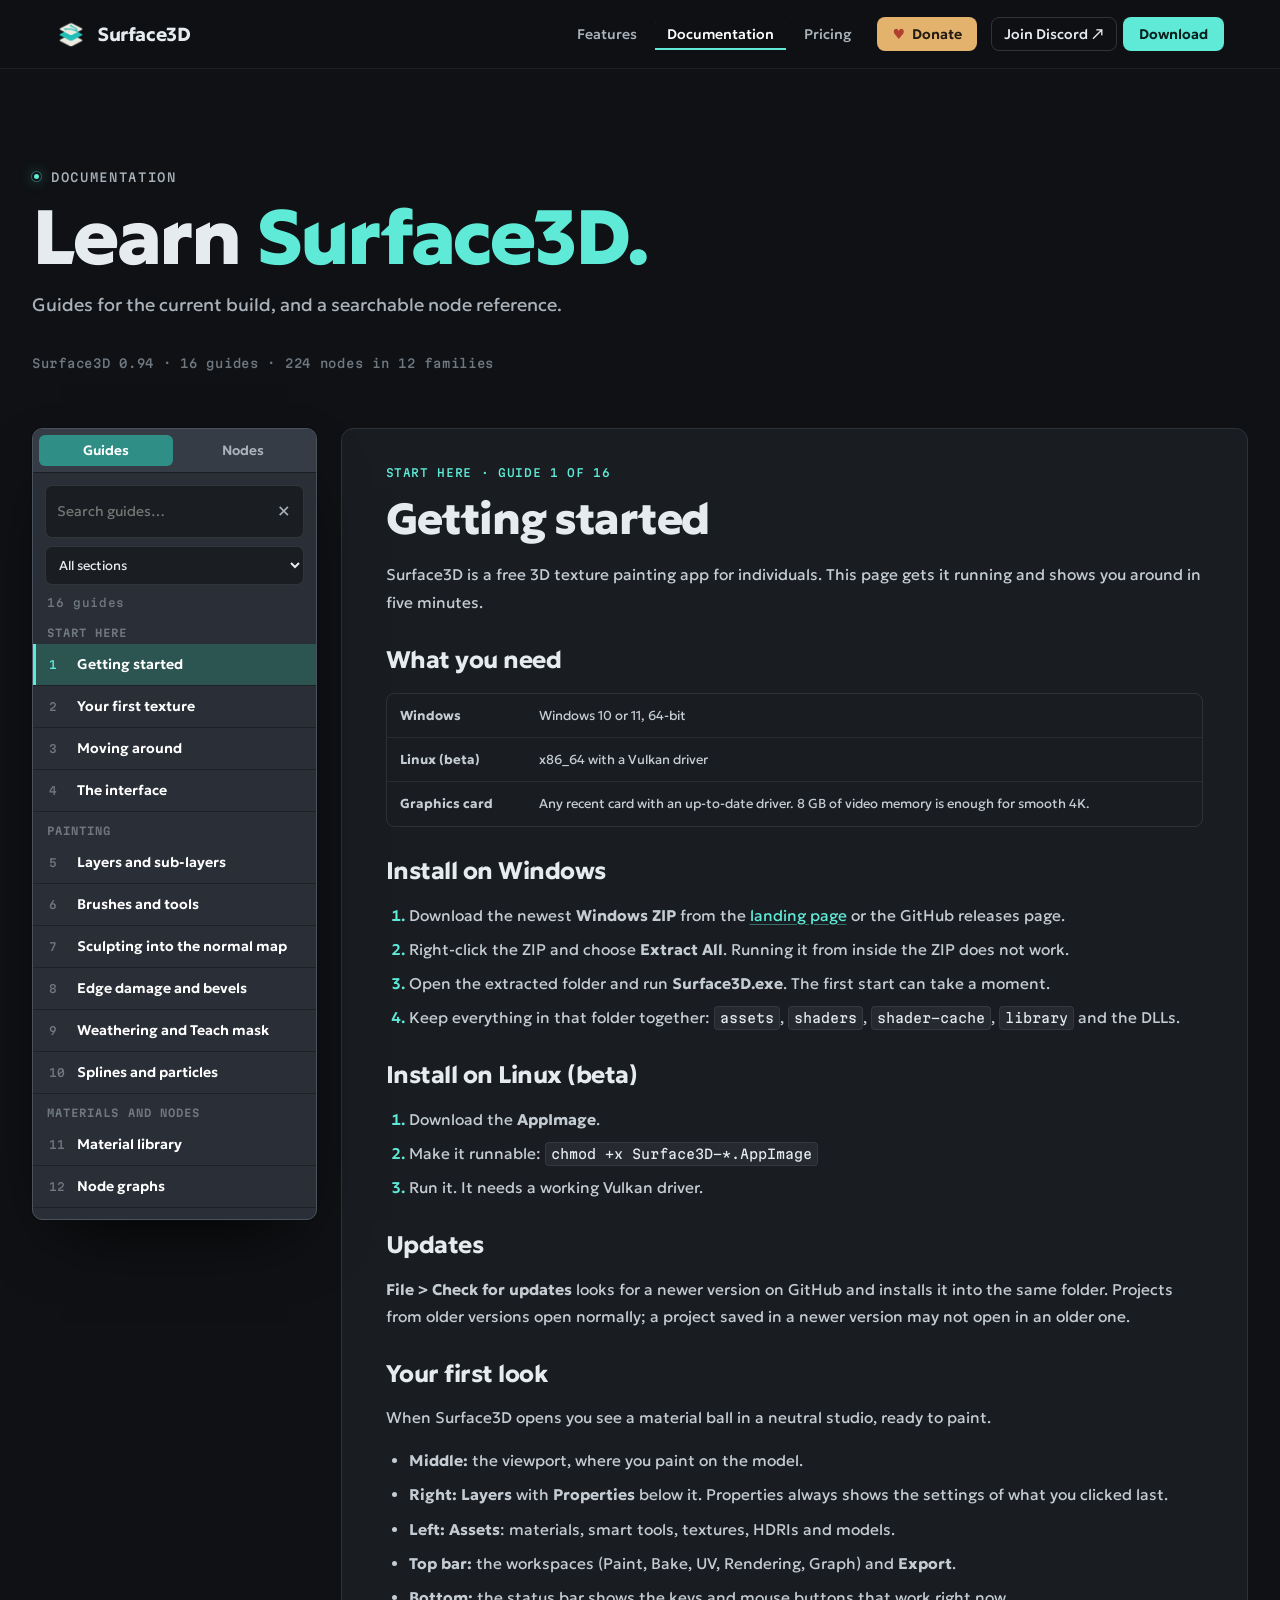
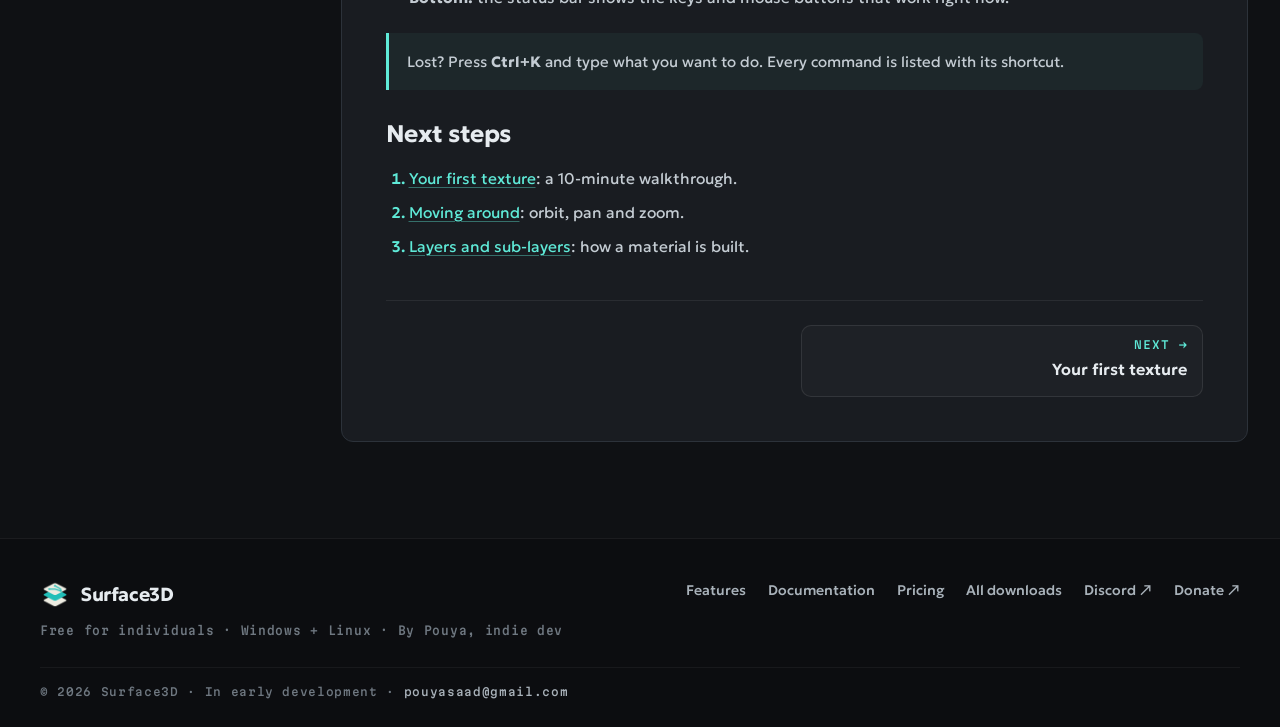
<file: tutorials.html>
<!doctype html><html lang="en"><head><meta charset="utf-8"><meta name="viewport" content="width=device-width,initial-scale=1"><title>Tutorials — Surface3D</title><meta http-equiv="refresh" content="0; url=docs.html"><link rel="canonical" href="https://surface3d.site/docs.html"><meta name="robots" content="noindex"><link rel="icon" type="image/png" href="assets/Surface3D.png"><script>location.replace('docs.html' + (location.hash && 'docs.html'.indexOf('#') < 0 ? location.hash : ''))</script><style>body{margin:0;min-height:100vh;display:grid;place-items:center;background:#0f1114;color:#a9b2ba;font:15px Inter,system-ui,sans-serif}a{color:#5fead8}</style></head><body><p>Tutorials is now part of <a href="docs.html">surface3d.site</a>.</p></body></html>
</file>
<file: assets/site.css>
:root{--bg:#111315;--panel:#1b2021;--line:#303837;--text:#f1f3ef;--muted:#9da8a0;--teal:#75d6b2;--mono:Consolas,monospace;--sans:"Segoe UI",system-ui,sans-serif;--display:"Segoe UI",system-ui,sans-serif}*{box-sizing:border-box}html{scroll-behavior:smooth}body{margin:0;background:var(--bg);color:var(--text);font:16px/1.65 var(--sans);-webkit-font-smoothing:antialiased}a{color:inherit;text-decoration:none}button,input,textarea{font:inherit}::selection{background:var(--teal);color:#101715}.wrap{width:min(1160px,calc(100% - 56px));margin:auto}.site-header{position:sticky;top:0;z-index:20;background:#111315eb;backdrop-filter:blur(18px);border-bottom:1px solid #ffffff0d}.nav{height:70px;width:min(1280px,calc(100% - 48px));margin:auto;display:flex;align-items:center;gap:38px}.wordmark{display:flex;align-items:center;gap:10px;font:700 14px var(--display);letter-spacing:.04em}.logo{width:28px;height:28px;border-radius:8px;background:var(--teal);color:#0d1714;display:grid;place-items:center;font:800 16px var(--display);transform:rotate(-8deg)}.nav-links{display:flex;align-items:center;gap:23px;margin-left:auto}.nav-links a{font-size:12px;color:#a6b0a9}.nav-links a:hover,.nav-links a.active{color:#fff}.nav-links .nav-cta{background:var(--teal);color:#111b16;padding:9px 13px;border-radius:6px;font-weight:700}.nav-menu{display:none;margin-left:auto;color:white;border:0;background:none;font-size:23px}.eyebrow,.kicker,.page-hero .eyebrow,.feature-row .kicker,.admin small{font:500 10px/1.4 var(--mono);letter-spacing:.13em;color:var(--teal)}.eyebrow{display:flex;align-items:center;gap:9px}.eyebrow i{width:7px;height:7px;border-radius:50%;background:var(--teal);box-shadow:0 0 14px #75d6b277}.hero{padding:80px 0 68px;min-height:650px;display:grid;grid-template-columns:.86fr 1.14fr;gap:45px;align-items:center}.hero h1,.page-hero h1,.admin h1{font:600 clamp(54px,6.8vw,82px)/.98 var(--display);letter-spacing:-.065em;margin:23px 0}.hero h1 em,.section h2 em,.workflow h2 em,.show-band h2 em,.final-cta h2 em,.page-hero h1 em,.feature-row h2 em,.feature-strip h2 em,.admin h1 em{font-style:normal;color:var(--teal)}.lede{max-width:440px;color:#b1bbb4;font-size:17px;line-height:1.7}.actions{display:flex;flex-wrap:wrap;gap:11px;margin-top:27px}.button{display:inline-flex;align-items:center;gap:20px;padding:11px 16px;border:1px solid transparent;border-radius:7px;font-size:12px;font-weight:600;cursor:pointer;transition:.2s}.button b{font-size:16px}.button.primary{background:var(--teal);color:#101815}.button.primary:hover{background:#b8efd5;transform:translateY(-2px)}.button.quiet,.button.outline{border-color:#48514d;color:#d5dcd6;background:transparent}.button.quiet:hover,.button.outline:hover{border-color:var(--teal);color:var(--teal)}.hero-copy>small,.final-cta>small{display:block;font:10px var(--mono);color:#77827c;margin-top:19px}.app-frame{border:1px solid #3a4441;background:#171b1c;border-radius:11px;overflow:hidden;box-shadow:0 28px 75px #0008;transform:perspective(1100px) rotateY(-3deg)}.frame-head,.frame-foot{height:35px;background:#1c2122;display:flex;align-items:center;gap:12px;padding:0 13px;color:#919c94;font:9px var(--mono)}.frame-head>span:first-child{color:#e9896f}.frame-state{margin-left:auto;color:#82c8aa!important;font-size:8px}.app-ui{display:grid;grid-template-columns:34px 1fr 150px;min-height:335px}.rail{border-right:1px solid #303837;display:flex;flex-direction:column;align-items:center;gap:16px;padding:12px 0;color:#849087;font-size:12px}.rail b{background:var(--teal);color:#0d1714;width:22px;height:22px;border-radius:7px;display:grid;place-items:center;font:800 12px var(--display);margin-bottom:7px}.rail span:first-of-type{color:var(--teal)}.viewport{position:relative;overflow:hidden;background:radial-gradient(ellipse at 52% 44%,#303b38,#1b2021 72%)}.toolbar{height:30px;position:relative;z-index:2;display:flex;gap:13px;align-items:center;padding:0 9px;border-bottom:1px solid #303837;color:#88958c;font:8px var(--mono)}.toolbar span:first-child{color:var(--teal)}.grid{position:absolute;inset:30px 0 50px;opacity:.2;background-image:linear-gradient(#9ba69b19 1px,transparent 1px),linear-gradient(90deg,#9ba69b19 1px,transparent 1px);background-size:25px 25px;mask-image:linear-gradient(transparent,black 22%,black 78%,transparent)}.pipe{position:absolute;width:130px;height:225px;left:50%;top:53%;transform:translate(-50%,-50%);filter:drop-shadow(13px 16px 9px #0009)}.pipe:before{content:'';position:absolute;left:41px;bottom:5px;width:68px;height:165px;border-radius:21px;background:linear-gradient(90deg,#293936,#9aa69a 25%,#5d6e65 52%,#253330 78%,#77837a);border:1px solid #c4c8b63d;box-shadow:inset 7px 0 10px #e8eddb1c,inset -8px 0 11px #0a100f77}.pipe i{position:absolute;left:39px;top:8px;width:89px;height:96px;border:27px solid #697870;border-left-color:#839187;border-bottom-color:#40534b;border-radius:0 60px 0 0}.pipe b{position:absolute;left:28px;bottom:9px;width:93px;height:15px;border-radius:50%;background:linear-gradient(#b3b9a9,#475a50);box-shadow:0 3px 0 #202923,0 8px 8px #0008}.pipe em{position:absolute;left:53px;bottom:27px;width:4px;height:130px;background:linear-gradient(transparent,#e2e6d466,transparent);filter:blur(1px)}.view-label{position:absolute;top:43px;right:10px;color:#9aa59d;font:8px var(--mono)}.object-label{position:absolute;left:10px;bottom:43px;font-size:9px}.object-label small{display:block;color:#88948b;font:8px var(--mono)}.channels{height:35px;position:absolute;bottom:0;left:0;right:0;border-top:1px solid #313938;display:flex;align-items:center;gap:7px;padding:0 9px;color:#98a39b;font:7px var(--mono)}.channels i{width:14px;height:14px;border-radius:3px;background:#777}.channels i:nth-of-type(2){background:#4e6258}.channels i:nth-of-type(3){background:#926d50}.channels i:nth-of-type(4){background:#343b3b}.layers{background:#202525;border-left:1px solid #343b39;padding:10px 7px;position:relative}.panel-title{font:9px var(--mono);color:#a7b1a9;padding-bottom:8px;border-bottom:1px solid #36403b}.panel-title b{float:right;color:#87c8ab}.layer{display:flex;align-items:center;gap:5px;padding:10px 2px;border-bottom:1px solid #303837;color:#aeb9b0;font-size:8px}.layer>span{flex:1;display:flex;flex-direction:column}.layer small{font-size:7px;color:#7d8880}.layer i{font:7px var(--mono);color:#98a39b}.layer.active{background:#2b3831;border-radius:4px}.eval{position:absolute;bottom:8px;left:8px;color:#89958c;font:7px var(--mono)}.frame-foot{justify-content:space-between;color:#748077;font-size:8px}.ticker{white-space:nowrap;overflow:hidden;border-block:1px solid #303635;background:#15191a;padding:14px 0;text-align:center;color:#78847b;font:10px var(--mono);letter-spacing:.06em}.section{padding:92px 0}.split{display:grid;grid-template-columns:1.05fr .95fr;gap:66px;align-items:start;margin-top:27px}.section h2,.workflow h2,.show-band h2,.final-cta h2,.feature-row h2,.feature-strip h2{font:600 clamp(35px,4.5vw,54px)/1.08 var(--display);letter-spacing:-.05em;margin:0}.split p,.feature-row p,.show-band p{font-size:14px;color:#a8b3aa;line-height:1.8;margin:0 0 15px}.text-link{color:var(--teal);font-size:12px;display:inline-block;margin-top:10px}.workflow{padding:80px 0;background:#191e1f;border-block:1px solid #293130}.workflow-head{align-items:end}.workflow-head p{max-width:290px}.steps{display:grid;grid-template-columns:repeat(4,1fr);gap:12px;margin-top:37px}.steps article{position:relative;padding:20px 17px;background:#202626;border:1px solid #343c39;border-radius:9px;min-height:210px}.steps article>span{position:absolute;right:15px;top:13px;color:#7b877e;font:9px var(--mono)}.steps article>b{font-size:24px;color:var(--teal)}.steps h3{font:600 15px var(--display);margin:17px 0 6px}.steps p{color:#9da89f;font-size:11px;line-height:1.65}.steps small{display:block;color:#748178;font:8px var(--mono);margin-top:14px}.benefits{display:grid;grid-template-columns:.9fr 1.1fr;gap:70px;margin-top:27px}.benefits>div:first-child>p{color:#9da9a0;max-width:320px;margin-top:20px}.benefit-list article{display:grid;grid-template-columns:34px 1fr;gap:15px;padding:18px 0;border-top:1px solid #303837}.benefit-list article>b{color:var(--teal);font:9px var(--mono)}.benefit-list h3{font:600 15px var(--display);margin:0}.benefit-list p{color:#98a39b;font-size:12px;margin:6px 0 0}.show-band{padding:75px 0;background:#e6e8df;color:#1c2620}.show-band .split{align-items:center}.show-band .kicker{color:#3b7a64}.show-band h2{margin:18px 0}.show-band h2 em{color:#36866b}.show-band p{color:#56635a}.swatches{position:relative;height:295px}.swatch{position:absolute;top:20px;width:156px;height:218px;border-radius:90px 90px 10px 10px;display:flex;align-items:end;padding:13px;box-shadow:0 20px 30px #17251c33;color:#ebf0e9;font:7px var(--mono)}.alloy{left:2%;background:radial-gradient(ellipse at 30% 40%,#a99e80,#47554c 40%,#182421 80%)}.concrete{left:34%;top:50px;background:radial-gradient(ellipse at 40% 30%,#bf9d79,#725d4a 45%,#342b25)}.enamel{right:2%;background:radial-gradient(ellipse at 65% 25%,#a1c3ac,#46745c 47%,#1a3229)}.swatches>label{position:absolute;bottom:0;left:26%;font:8px var(--mono);color:#627067}.final-cta{text-align:center;padding:80px 20px}.final-cta>.eyebrow{justify-content:center}.final-cta h2{margin:18px 0}.final-cta .actions{justify-content:center}.site-footer{border-top:1px solid #2d3433;padding:32px 0 22px}.footer-main,.footer-bottom{width:min(1160px,calc(100% - 56px));margin:auto;display:flex;justify-content:space-between;gap:25px}.footer-main{align-items:start}.footer-note{font-size:11px;color:#869189;max-width:240px}.footer-links{display:flex;flex-wrap:wrap;gap:19px;color:#98a39b;font-size:11px}.footer-bottom{margin-top:22px;padding-top:12px;border-top:1px solid #292f2f;color:#69746d;font:8px var(--mono)}.footer-admin{opacity:.55}.page-hero{padding:80px 0 34px}.page-hero h1{font-size:clamp(45px,6vw,68px);margin:15px 0 18px}.page-hero>p:not(.eyebrow){max-width:690px;color:#aab5ac;font-size:15px}.jump-links{display:flex;gap:9px;flex-wrap:wrap;margin-top:24px}.jump-links a{border:1px solid #3d4542;border-radius:20px;padding:7px 12px;color:#aeb8b1;font-size:10px}.jump-links a:hover{border-color:var(--teal);color:var(--teal)}.feature-row{display:grid;grid-template-columns:1fr 1fr;gap:65px;align-items:center;padding:64px 0;border-top:1px solid #2d3433}.feature-row.reverse{grid-template-columns:1fr 1fr}.feature-row.reverse .feature-art{order:2}.feature-row h2{font-size:42px;margin:15px 0}.feature-row ul{padding-left:18px;color:#aeb8b0;font-size:12px;line-height:2}.feature-row li::marker{color:var(--teal)}.feature-art{height:300px;border-radius:10px;border:1px solid #333c39;background:#1a1f20;display:grid;place-items:center;position:relative;overflow:hidden}.layer-demo{width:78%;padding:13px;background:#202627;border:1px solid #3c4542;border-radius:7px;font-size:10px;color:#c0c9c2}.layer-demo strong{display:block;color:#aab5ad;font:9px var(--mono);padding-bottom:9px;border-bottom:1px solid #38403d}.layer-demo strong i{float:right;color:var(--teal)}.layer-demo p{position:relative;padding:10px 4px!important;margin:0!important;border-bottom:1px solid #323a37;color:#c4cec6!important;font-size:10px!important}.layer-demo p.sel{background:#2c3832}.layer-demo small{display:block;color:#87928a;font-size:8px}.layer-demo p b{position:absolute;right:5px;top:11px;font:8px var(--mono);color:#91a097}.layer-demo hr{border:0;border-top:1px solid #38403d;margin:11px 0}.layer-demo label{display:block;color:#7e8a82;font:7px var(--mono);padding:4px}.graph-demo{background-image:radial-gradient(#49514e 1px,transparent 1px);background-size:17px 17px}.node{position:absolute;z-index:2;width:112px;background:#202c2e;border:1px solid #3c5b58;border-radius:5px;padding:8px;color:#d4e5dc;font:9px var(--mono);box-shadow:0 8px 20px #0006}.node small{display:block;color:#93a49a;font:8px var(--sans);padding-top:6px}.n1{left:7%;top:25%}.n2{left:42%;top:54%}.n3{right:5%;top:30%}.graph-demo svg{position:absolute;inset:0;width:100%;height:100%}.graph-demo path{stroke:#9aaba2;stroke-width:2;fill:none}.graph-demo>label{position:absolute;bottom:12px;left:12px;color:#829087;font:8px var(--mono)}.bake-demo{display:flex;flex-direction:column;align-items:stretch;padding:14px 18px}.bake-title{display:flex;justify-content:space-between;color:#b0bbb2;font:9px var(--mono)}.bake-title small{color:var(--teal)}.bake-model{height:124px;margin:13px 0;background:radial-gradient(ellipse,#33443e,#1c2222);display:grid;place-items:center}.bake-model:after{content:'';width:59px;height:95px;border-radius:16px;background:linear-gradient(90deg,#34433d,#b0b8a8,#56685d,#26332e);box-shadow:inset 7px 0 10px #e0ecd222,12px 15px 12px #0008}.map-list{display:flex;gap:10px;flex-wrap:wrap;color:#b1bbb2;font-size:8px}.progress{height:3px;background:#39423e;margin-top:14px}.progress i{display:block;width:72%;height:100%;background:var(--teal)}.bake-demo>small{font:8px var(--mono);color:#7a867e;margin-top:8px}.feature-strip{background:#1b2120;border-block:1px solid #303937;padding:58px 0}.strip{display:grid;grid-template-columns:1.15fr repeat(3,1fr);gap:22px}.feature-strip h2{font-size:32px;margin-top:13px}.strip p{border-left:1px solid #414a45;padding-left:13px;color:#9aa69d;font-size:11px}.strip p b{display:inline-block;color:#e1e8e2;font:600 12px var(--display);margin-bottom:8px}.gallery{display:grid;grid-template-columns:repeat(2,1fr);gap:29px 22px}.gallery article>div:last-child{position:relative;padding:10px 2px}.gallery h2{font:600 16px var(--display);margin:0}.gallery p{font-size:11px;color:#9da89f;margin:5px 0}.gallery article b{position:absolute;right:0;top:13px;font:7px var(--mono);color:#789087}.material{height:295px;border-radius:9px;position:relative;overflow:hidden;display:grid;place-items:center}.material small{position:absolute;top:14px;left:14px;color:#d1d9d0;font:8px var(--mono)}.material:before{content:'';position:absolute;inset:0;opacity:.24}.material>i{z-index:1;width:135px;height:135px;border-radius:34px;background:linear-gradient(135deg,#a2aa9d,#4a564c 48%,#202925);box-shadow:inset 9px 8px 14px #e7ebd829,inset -12px -11px 18px #10151188,12px 20px 15px #0008}.material.alloy{background:radial-gradient(ellipse,#526157,#1c2220)}.material.alloy:before{background:repeating-linear-gradient(105deg,transparent 0 5px,#bdcdbd1c 6px 7px)}.material.concrete{background:radial-gradient(ellipse,#786d60,#27231f)}.material.concrete:before{background-image:radial-gradient(#e1c59a30 1px,transparent 1px);background-size:13px 11px}.material.enamel{background:radial-gradient(ellipse,#367358,#10251d)}.material.enamel:before{background:repeating-linear-gradient(135deg,transparent 0 13px,#abd5ab11 14px 15px)}.material.stone{background:radial-gradient(ellipse,#777a6e,#262a22)}.material.stone>i{border-radius:50%;background:radial-gradient(circle at 30% 25%,#a7a896,#636856 48%,#24291f)}.note{border-top:1px solid #303837;padding:18px 0;color:#89948c;font-size:11px;margin-top:25px}.examples article{display:grid;grid-template-columns:24px .9fr 1.1fr;gap:21px;padding:25px 0;border-top:1px solid #303837}.examples article>span{font:10px var(--mono);color:var(--teal)}.example-art{height:240px;position:relative;display:grid;place-items:center;border-radius:8px;overflow:hidden;background:#1c2222}.example-art small{position:absolute;bottom:10px;left:11px;color:#b1bdb4;font:8px var(--mono)}.example-art i{width:62px;height:165px;border-radius:20px;background:linear-gradient(90deg,#3e4c46,#a5ae9e,#5d6b62,#25312c);box-shadow:inset 6px 0 9px #e4ecdc22,10px 15px 14px #0008;position:relative}.ex-edge{background:radial-gradient(ellipse,#364440,#1c2121)}.ex-edge i:before{content:'';position:absolute;top:-11px;left:-28px;width:113px;height:52px;border-radius:50%;border:14px solid #78887d;border-bottom-color:#3e4b46}.ex-tile{background:#222624}.ex-tile i{width:170px;height:160px;border-radius:0;background-color:#444e47;background-image:linear-gradient(45deg,#68766a 25%,transparent 25%),linear-gradient(-45deg,#68766a 25%,transparent 25%),linear-gradient(45deg,transparent 75%,#68766a 75%),linear-gradient(-45deg,transparent 75%,#68766a 75%);background-size:42px 42px;background-position:0 0,0 21px,21px -21px,-21px 0;transform:perspective(400px) rotateY(-14deg)}.ex-prop{background:radial-gradient(ellipse,#2a3934,#171b1c)}.ex-prop i{width:150px;height:120px;border-radius:25px;transform:rotate(-15deg);background:linear-gradient(135deg,#75887a,#34463d 55%,#1c2822)}.examples article>div:last-child{padding:5px}.examples article>div:last-child>b{font:8px var(--mono);color:#7e9488}.examples h2{font:600 22px var(--display);margin:8px 0}.examples p,.examples ol{font-size:11px;color:#a3ada5;line-height:1.7}.examples ol{padding-left:17px}.examples button{border:0;background:none;color:var(--teal);font-size:10px;cursor:pointer;padding:3px 0}.docs{display:grid;grid-template-columns:180px 1fr;gap:55px;padding:22px 0 75px}.docs nav{position:sticky;top:90px;align-self:start;display:flex;flex-direction:column}.docs nav a{padding:8px 10px;border-left:1px solid #38403d;color:#98a39c;font-size:11px}.docs nav a:hover{color:var(--teal);border-color:var(--teal)}.docs article{padding:0 0 28px;border-bottom:1px solid #303837;margin-bottom:27px;scroll-margin-top:100px}.docs article>small{font:9px var(--mono);color:var(--teal)}.docs h2{font:600 24px var(--display);margin:9px 0}.docs p,.docs li{font-size:12px;color:#a5afa7;line-height:1.8}.docs ul{padding-left:18px}.docs aside{background:#1b2421;border-left:2px solid var(--teal);padding:12px;color:#afbbb2;font-size:11px}.docs aside b{font:9px var(--mono);color:var(--teal);margin-right:10px}.docs article>a{font-size:11px;color:var(--teal)}.support{display:grid;grid-template-columns:repeat(3,1fr);gap:13px;padding-top:22px}.support article{min-height:255px;padding:21px;background:#1a1f20;border:1px solid #303837;border-radius:9px;display:flex;flex-direction:column;align-items:flex-start}.support article>span{font-size:23px;color:var(--teal);margin-bottom:18px}.support article>small{font:8px var(--mono);letter-spacing:.1em;color:#88aa98}.support h2{font:600 18px var(--display);margin:10px 0 5px}.support p{color:#9da89f;font-size:11px;line-height:1.75;flex:1}.support label{font:8px var(--mono);color:#758178}.faq{padding:72px 0}.faq .kicker{margin-bottom:15px}.faq details{border-top:1px solid #303837;padding:14px 0}.faq summary{list-style:none;cursor:pointer;font:500 14px var(--display)}.faq summary::-webkit-details-marker{display:none}.faq summary:after{content:'＋';float:right;color:var(--teal)}.faq details[open] summary:after{content:'−'}.faq details p{color:#a1aca3;font-size:11px}.admin{padding:65px 0 85px}.admin header{display:flex;justify-content:space-between;align-items:start;border-bottom:1px solid #303837;padding-bottom:23px}.admin h1{font-size:52px;margin:13px 0}.admin header>div>p:not(.eyebrow){max-width:620px;color:#a0aaa3;font-size:12px}.admin header>span{font:8px var(--mono);color:#efbc84;background:#382c20;padding:7px 10px;border-radius:20px}.admin-grid{display:grid;grid-template-columns:165px 1fr;gap:42px;margin-top:25px}.admin-grid>nav{position:sticky;top:95px;align-self:start;display:flex;flex-direction:column}.admin-grid>nav a{padding:8px 9px;border-left:1px solid #3a413e;font-size:11px;color:#9aa59d}.admin-grid>nav a:hover{color:var(--teal);border-color:var(--teal)}.admin form section{border-top:1px solid #2e3534;padding:18px 0;scroll-margin-top:90px}.admin form section>small{color:var(--teal)}.admin form label{display:flex;flex-direction:column;gap:6px;color:#bbc5bd;font-size:10px;margin:12px 0;max-width:680px}.admin input,.admin textarea{border:1px solid #3b4440;background:#1b2021;color:#eef1ed;border-radius:5px;padding:9px 10px;outline:none}.admin input:focus,.admin textarea:focus{border-color:var(--teal)}.admin form section>p{font-size:10px;color:#86928a;max-width:670px}.admin-actions{display:flex;gap:8px;flex-wrap:wrap;margin-top:15px}.admin-actions .button{font-size:10px;padding:9px 11px}.admin-actions .quiet{border-color:#46504a}.file-button{position:relative;overflow:hidden}.file-button input{position:absolute;inset:0;opacity:0;cursor:pointer}.admin-item{border:1px solid #353d39;padding:11px 13px;border-radius:6px;margin-top:12px}.admin-item h3{font:9px var(--mono);color:var(--teal);margin:0}.toast{position:fixed;left:50%;bottom:20px;z-index:30;transform:translate(-50%,20px);opacity:0;pointer-events:none;background:#e1f4e9;color:#142018;padding:10px 15px;border-radius:7px;font-size:11px;box-shadow:0 8px 22px #0007;transition:.2s}.toast.show{opacity:1;transform:translate(-50%,0)}
@media(max-width:900px){.hero{grid-template-columns:1fr;gap:32px;padding-top:55px}.app-frame{transform:none}.feature-row,.feature-row.reverse{gap:32px}.benefits{gap:35px}.strip{grid-template-columns:repeat(2,1fr)}}@media(max-width:680px){.wrap{width:calc(100% - 34px)}.nav{width:calc(100% - 30px);height:62px}.nav-menu{display:block}.nav-links{display:none;position:absolute;top:62px;left:0;right:0;background:#171b1c;padding:12px 18px 19px;flex-direction:column;align-items:stretch;gap:0;border-bottom:1px solid #343b39}.nav-links.open{display:flex}.nav-links a{padding:10px 5px}.nav-links .nav-cta{width:max-content;margin-top:7px}.hero{padding:48px 0}.hero h1{font-size:57px}.lede{font-size:15px}.app-ui{grid-template-columns:25px 1fr 104px;min-height:285px}.toolbar{gap:6px;font-size:6px;padding:0 5px}.pipe{transform:translate(-50%,-50%) scale(.82)}.layers{padding:8px 5px}.layer{gap:3px;padding:8px 1px}.layer>span,.layer i{font-size:6px}.layer small{font-size:6px}.frame-foot{font-size:7px}.section,.workflow{padding:62px 0}.split,.benefits{grid-template-columns:1fr;gap:20px}.steps{grid-template-columns:repeat(2,1fr);gap:8px}.steps article{padding:14px;min-height:195px}.show-band{padding:60px 0}.swatches{height:250px}.swatch{width:120px;height:170px}.swatches>label{left:17%;font-size:7px}.footer-main,.footer-bottom{width:calc(100% - 34px)}.footer-main{flex-direction:column}.footer-links{gap:13px}.page-hero{padding:52px 0 27px}.page-hero h1{font-size:43px}.feature-row,.feature-row.reverse{grid-template-columns:1fr;gap:21px;padding:43px 0}.feature-row.reverse .feature-art{order:0}.feature-row h2{font-size:35px}.feature-art{height:265px}.strip{grid-template-columns:1fr 1fr;gap:14px}.strip>div:first-child{grid-column:1/-1}.gallery{grid-template-columns:1fr;gap:20px}.material{height:265px}.examples article{grid-template-columns:20px 1fr;gap:10px}.example-art{grid-column:2;height:200px}.examples article>div:last-child{grid-column:2}.docs,.admin-grid{grid-template-columns:1fr;gap:17px}.docs nav,.admin-grid>nav{position:relative;top:auto;flex-direction:row;overflow:auto;white-space:nowrap;padding-bottom:5px}.docs nav a,.admin-grid>nav a{border:0;border-bottom:1px solid #38403d}.support{grid-template-columns:1fr}.support article{min-height:205px}.admin header{flex-direction:column;gap:12px}.admin h1{font-size:43px}.admin{padding-top:48px}}@media(prefers-reduced-motion:reduce){*{scroll-behavior:auto!important;transition-duration:.01ms!important}}
</file>
<file: assets/refresh.css>
:root{--bg:#201d19;--panel:#29251f;--line:#403a31;--text:#f4ead0;--muted:#c1b79e;--teal:#69c7b2;--accent:#d1a96e;--mono:Consolas,monospace;--sans:Inter,"Segoe UI",system-ui,sans-serif;--display:Inter,"Segoe UI",system-ui,sans-serif}body{background:#1a1917;color:var(--text)}.site-header{background:#201d19f2;border-bottom-color:#ffffff14}.nav{height:62px}.logo{background:var(--teal);border-radius:8px}.nav-links a{color:#c4b99e}.nav-links .nav-cta,.button.primary{background:var(--teal);color:#13201d}.eyebrow,.kicker,.text-link{color:var(--teal)}.button.quiet,.button.outline{border-color:#70634e;color:#e7dbc0}.announcement{height:34px;display:flex;align-items:center;justify-content:center;gap:13px;background:#393126;color:#eed6a7;font-size:11px}.announcement a{font-weight:700;border-bottom:1px solid #d2a86c}.announcement b{color:var(--teal)}.home-hero{min-height:580px;position:relative;display:grid;align-items:center;overflow:hidden;background:#171819}.hero-art{position:absolute;inset:0;background:radial-gradient(ellipse at 71% 43%,#64716c 0,#34403d 21%,#292c2a 40%,transparent 67%),linear-gradient(105deg,#121414 0,#232320 43%,#52463b 100%)}.hero-art:before{content:"";position:absolute;inset:0;background:linear-gradient(90deg,#111311 4%,#171918dd 29%,#17191864 60%,#17191845),linear-gradient(0deg,#171819 0,transparent 25%,#1113 100%)}.hero-art:after{content:"";position:absolute;inset:0;opacity:.12;background-image:linear-gradient(120deg,transparent 0 47%,#d9d1bd 47.2%,transparent 47.5%),linear-gradient(30deg,transparent 0 70%,#d9d1bd 70.2%,transparent 70.5%);mask-image:linear-gradient(90deg,transparent 20%,black)}.hero-orbit{position:absolute;width:min(53vw,720px);height:min(53vw,720px);right:8%;top:50%;transform:translateY(-50%);border:1px solid #ddd1b21a;border-radius:50%;box-shadow:0 0 0 44px #ddd1b20a,0 0 0 110px #ddd1b207}.hero-prop{position:absolute;width:245px;height:380px;right:22%;top:52%;transform:translateY(-50%) rotate(8deg);filter:drop-shadow(25px 35px 30px #0009)}.hero-prop:before{content:"";position:absolute;left:70px;bottom:18px;width:120px;height:265px;border-radius:30px;background:linear-gradient(90deg,#34413b,#a6a38e 18%,#707d72 42%,#3e514b 72%,#222f2d);box-shadow:inset 11px 0 14px #f1e2c51d,inset -12px 0 17px #080e0c99}.hero-prop i{position:absolute;left:65px;top:24px;width:145px;height:145px;border:35px solid #858c7b;border-left-color:#b3ac94;border-bottom-color:#4f6157;border-radius:0 95px 0 0}.hero-prop b{position:absolute;left:53px;bottom:16px;width:158px;height:25px;border-radius:50%;background:linear-gradient(#c3b99c,#4c5b4f);box-shadow:0 8px 0 #19221e,0 18px 17px #0008}.hero-prop em{position:absolute;left:98px;bottom:49px;width:6px;height:200px;background:linear-gradient(transparent,#eee1c177,transparent);filter:blur(1px)}.hero-materials{position:absolute;right:8%;bottom:13%;display:flex;gap:8px;transform:rotate(-9deg)}.hero-materials i{width:52px;height:52px;border-radius:11px;background:radial-gradient(circle at 30% 25%,#d1b98d,#706d58 48%,#323c35);box-shadow:0 7px 22px #0008;border:1px solid #fff2}.hero-materials i:nth-child(2){background:repeating-linear-gradient(115deg,#77776b 0 2px,#363b37 3px 6px)}.hero-materials i:nth-child(3){background:radial-gradient(circle at 35% 30%,#8cc6ae,#37614f 55%,#1e2f29)}.art-caption{position:absolute;bottom:24px;right:5%;color:#d7c9a7;font:9px var(--mono);letter-spacing:.15em}.home-hero-copy{position:relative;z-index:2;padding:82px 0 104px}.home-hero h1{font:750 clamp(58px,8vw,105px)/.92 var(--display);letter-spacing:-.075em;margin:20px 0;color:#fff5db}.home-hero h1 em,.latest h2 em,.release-copy h2 em{font-style:normal;color:var(--teal)}.home-hero .lede{max-width:465px;color:#e0d8c7;font-size:17px}.home-hero-copy>small{display:block;margin-top:17px;color:#c4b99f;font:10px var(--mono)}.home-hero .eyebrow{color:#b6e1d1}.hero-index{position:absolute;z-index:2;left:max(28px,calc((100vw - 1160px)/2));bottom:25px;display:flex;gap:22px;color:#d7c9a7;font:9px var(--mono);letter-spacing:.12em}.hero-index span+span:before{content:"/";color:var(--teal);padding-right:22px}.latest{padding:74px 0 86px}.section-top{display:flex;align-items:end;justify-content:space-between;margin-bottom:25px}.section-top .kicker{margin:0 0 8px}.latest h2{font:700 clamp(31px,4vw,48px)/1 var(--display);letter-spacing:-.055em;margin:0;color:#f4ead0}.news-grid{display:grid;grid-template-columns:repeat(3,1fr);gap:16px}.news-card{padding-bottom:12px}.news-art{height:205px;position:relative;overflow:hidden;border-radius:10px;background:radial-gradient(ellipse at 60% 40%,#806b53,#34312b 58%,#20211f);display:grid;place-items:center}.news-art:before{content:"";position:absolute;inset:0;background:linear-gradient(130deg,#1118,transparent 65%),repeating-linear-gradient(130deg,transparent 0 34px,#dac9a015 35px 36px)}.news-art>span{position:absolute;top:13px;left:14px;z-index:2;font:8px var(--mono);letter-spacing:.12em;color:#e7d6b7}.news-art i{width:110px;height:130px;border-radius:23px;background:linear-gradient(90deg,#38423a,#b9aa8b 24%,#66776a 58%,#252f2b);box-shadow:inset 8px 0 12px #fff2,12px 17px 22px #0008;transform:rotate(14deg)}.news-1 .news-art{background:radial-gradient(ellipse,#535a51,#202221 70%)}.news-1 .news-art i{width:150px;height:95px;border-radius:50%;background:repeating-linear-gradient(90deg,#c0b18e 0 3px,#51584e 5px 12px);transform:rotate(-16deg)}.news-2 .news-art{background:radial-gradient(ellipse,#315d51,#17221e 70%)}.news-2 .news-art i{width:120px;height:120px;border-radius:50%;background:radial-gradient(circle at 32% 25%,#a7c7a9,#527965 43%,#1d342b);transform:none}.news-meta{display:flex;justify-content:space-between;margin-top:12px;color:#a69a81;font:8px var(--mono);letter-spacing:.1em}.news-card h3{font-size:17px;margin:7px 0 2px;color:#f4ead0}.news-card p{color:#b4aa95;font-size:12px;line-height:1.65;margin:4px 0 9px}.news-card>a{font-size:10px;color:var(--teal)}.release-band{display:grid;grid-template-columns:1fr 1fr;min-height:390px;background:#e9e0ce;color:#28251f}.release-visual{position:relative;overflow:hidden;min-height:360px;background:radial-gradient(ellipse at 55% 52%,#63756c,#27312d 49%,#151a18)}.release-grid{position:absolute;inset:0;opacity:.26;background-image:linear-gradient(#d5dcc91c 1px,transparent 1px),linear-gradient(90deg,#d5dcc91c 1px,transparent 1px);background-size:35px 35px;transform:perspective(280px) rotateX(48deg) scale(1.5);transform-origin:bottom}.release-prop{position:absolute;width:185px;height:285px;left:50%;top:50%;transform:translate(-50%,-50%) rotate(-10deg);filter:drop-shadow(18px 24px 21px #0009)}.release-prop:before{content:"";position:absolute;left:51px;bottom:12px;width:95px;height:205px;border-radius:26px;background:linear-gradient(90deg,#35443c,#b4ac94 23%,#718177 55%,#26342e);box-shadow:inset 9px 0 13px #eee2c522}.release-prop i{position:absolute;left:43px;top:18px;width:120px;height:115px;border:26px solid #899180;border-bottom-color:#44564b;border-radius:0 74px 0 0}.release-prop b{position:absolute;left:34px;bottom:10px;width:132px;height:20px;border-radius:50%;background:#bbb094;box-shadow:0 7px 0 #1f2822}.release-visual>span{position:absolute;bottom:19px;left:22px;color:#e0d6bd;font:8px var(--mono);letter-spacing:.16em}.release-copy{align-self:center;padding:52px clamp(28px,7vw,100px)}.release-copy .kicker{color:#378773}.release-copy h2{font:750 clamp(38px,5vw,60px)/1.02 var(--display);letter-spacing:-.06em;margin:15px 0}.release-copy h2 em{color:#398a73}.release-copy p:not(.kicker){max-width:460px;color:#5e584c;font-size:14px;line-height:1.75}.release-copy .button.outline{color:#373229;border-color:#a59a81}.release-copy .button.primary{background:#5fb9a2}.section,.workflow{background:transparent}.workflow{background:#24211d;border-color:#423b30}.steps article{background:#2a2722;border-color:#494238}.show-band{background:#e9e0ce}.show-band h2 em{color:#398a73}.site-footer{border-color:#3f382e}.footer-links a{color:#c5b99e}.footer-bottom{border-color:#3d372e;color:#9a907c}.page-hero h1 em,.feature-row h2 em,.feature-strip h2 em,.admin h1 em{color:var(--teal)}.admin{min-height:75vh}.admin header{background:#25221e;border:1px solid #443d32;padding:24px;border-radius:14px}.admin-grid{grid-template-columns:185px minmax(0,1fr);gap:26px}.admin-grid>nav{padding:10px;background:#25221e;border:1px solid #433c31;border-radius:12px}.admin-grid>nav a{border-radius:6px;padding:10px 12px}.admin form section{background:#24211d;padding:22px;margin:0 0 13px;border:1px solid #433c31;border-radius:12px}.admin input,.admin textarea{background:#191918;border-color:#51483a}.admin-item{background:#2a2722}.admin textarea#json-content{width:100%;min-height:340px;font:12px/1.55 var(--mono)}.theme-row{display:grid;grid-template-columns:repeat(3,minmax(100px,1fr));gap:12px}.theme-row label{max-width:none!important}.theme-row input[type=color]{height:42px;padding:4px}.admin-status{font:10px var(--mono);color:var(--teal);margin-left:auto}.button.small{padding:8px 11px;font-size:10px}.toast{background:#d9f0e7;color:#16201d}
@media(max-width:780px){.home-hero{min-height:550px}.hero-prop{right:7%;opacity:.52;transform:translateY(-50%) scale(.82) rotate(8deg)}.hero-orbit{right:-15%;width:75vw;height:75vw}.hero-materials{right:7%}.news-grid{grid-template-columns:1fr 1fr}.news-card:last-child{display:none}.release-band{grid-template-columns:1fr}.release-visual{min-height:260px}.release-copy{padding:42px 24px}.section-top{align-items:start;gap:15px}.theme-row{grid-template-columns:1fr 1fr}}
@media(max-width:520px){.announcement{font-size:9px;padding:0 8px}.home-hero-copy{padding:67px 0 92px}.home-hero h1{font-size:59px}.home-hero .lede{font-size:14px;max-width:330px}.hero-prop{right:-6%;opacity:.4;transform:translateY(-50%) scale(.68) rotate(8deg)}.hero-materials{transform:scale(.8) rotate(-9deg);transform-origin:right bottom}.hero-index{left:18px}.latest{padding:54px 0}.news-grid{grid-template-columns:1fr}.news-card:last-child{display:block}.news-art{height:190px}.section-top{align-items:center}.section-top .text-link{font-size:9px}}
.workflow-story{padding:75px 0 15px;overflow:hidden}.story-intro{padding-bottom:28px}.story-intro h2{font:740 clamp(38px,5vw,62px)/1.02 var(--display);letter-spacing:-.06em;margin:13px 0;color:#f4ead0}.story-intro h2 em{font-style:normal;color:var(--teal)}.story-intro>p:last-child{max-width:590px;color:#b9ae98;font-size:14px}.story-panel{width:min(1160px,calc(100% - 56px));margin:25px auto 68px;display:grid;grid-template-columns:.72fr 1.28fr;min-height:350px;border:1px solid #494235;border-radius:13px;overflow:hidden;background:#24221e;box-shadow:0 20px 55px #0003}.story-copy{align-self:center;padding:40px 36px}.story-count{font:9px var(--mono);letter-spacing:.12em;color:var(--teal)}.story-copy h3{font:700 clamp(30px,4vw,45px)/1.04 var(--display);letter-spacing:-.05em;margin:14px 0}.story-copy p{max-width:370px;color:#b6ac98;font-size:12px;line-height:1.75}.story-tags{display:flex;gap:7px;flex-wrap:wrap;margin-top:21px}.story-tags span{border:1px solid #514838;border-radius:20px;padding:6px 9px;color:#cbbd9f;font:7px var(--mono);letter-spacing:.07em}.layer-scene{position:relative;min-height:350px;overflow:hidden;background:radial-gradient(ellipse at 52% 50%,#646758,#343731 44%,#202321 79%)}.layer-scene:after{content:"";position:absolute;inset:0;background-image:linear-gradient(#d3c69b0c 1px,transparent 1px),linear-gradient(90deg,#d3c69b0c 1px,transparent 1px);background-size:31px 31px;mask-image:linear-gradient(transparent,black 25%,black 76%,transparent)}.scene-glow{position:absolute;width:310px;height:310px;left:26%;top:10%;border-radius:50%;background:#c2aa7040;filter:blur(45px)}.scene-object{position:absolute;width:170px;height:270px;left:47%;top:54%;transform:translate(-50%,-50%) rotate(10deg);filter:drop-shadow(15px 21px 20px #0009);z-index:1}.scene-object:before{content:"";position:absolute;left:47px;bottom:14px;width:91px;height:192px;border-radius:22px;background:linear-gradient(90deg,#313b35,#c1b392 22%,#778475 54%,#29352e);box-shadow:inset 9px 0 12px #eee2c522,inset -10px 0 12px #1118}.scene-object i{position:absolute;left:40px;top:14px;width:111px;height:108px;border:25px solid #8a907e;border-bottom-color:#46584d;border-radius:0 70px 0 0}.scene-object b{position:absolute;left:30px;bottom:11px;width:130px;height:20px;border-radius:50%;background:#b5a88c;box-shadow:0 7px 0 #263029}.scene-object em{position:absolute;left:65px;bottom:42px;width:5px;height:150px;background:linear-gradient(transparent,#fff0d377,transparent)}.scene-object span{position:absolute;left:54px;bottom:63px;width:77px;height:12px;border-radius:50%;border:2px solid #28342d}.scene-caption{position:absolute;left:18px;top:15px;color:#d4c6a5;font:8px var(--mono);letter-spacing:.11em;z-index:2}.scene-caption span{color:var(--teal);padding:0 5px}.float-layer{z-index:3;position:absolute;right:5%;display:flex;align-items:center;gap:9px;min-width:190px;padding:10px 12px;border:1px solid #c8b99535;border-radius:7px;background:#242722df;box-shadow:0 10px 25px #0005;backdrop-filter:blur(8px);animation:layerFloat 5s ease-in-out infinite}.float-layer b{color:var(--teal);font-size:13px}.float-layer span{flex:1;color:#eee3cb;font-size:9px}.float-layer small{display:block;color:#9a927f;font:7px var(--mono);margin-top:3px}.float-layer i{font:8px var(--mono);color:#c4b591}.layer-a{top:19%;animation-delay:-.8s}.layer-b{top:42%;right:3%;animation-delay:-2.3s}.layer-c{top:65%;right:7%;animation-delay:-3.7s}@keyframes layerFloat{0%,100%{transform:translateY(0)}50%{transform:translateY(-7px)}}.graph-story{grid-template-columns:1.28fr .72fr;background:#201f1c}.graph-scene{margin:22px 0 22px 22px;border:1px solid #49483e;border-radius:8px;overflow:hidden;background:#1a1e1d;min-height:302px}.graph-toolbar{height:32px;padding:9px 12px;background:#292d29;color:#b7c2b3;font:8px var(--mono);letter-spacing:.08em}.graph-toolbar>span{color:var(--teal);margin-right:7px}.graph-toolbar i{float:right;font-style:normal;color:#9c9c79}.graph-canvas{height:230px;position:relative;background-image:radial-gradient(#a8ad981f 1px,transparent 1px);background-size:17px 17px;overflow:hidden}.graph-canvas svg{position:absolute;inset:0;width:100%;height:100%;z-index:1}.graph-canvas path{fill:none;stroke:#b5c2b4a8;stroke-width:2;stroke-dasharray:7 6;animation:cableFlow 1.4s linear infinite}@keyframes cableFlow{to{stroke-dashoffset:-26}}.graph-node{position:absolute;z-index:2;width:105px;min-height:57px;border:1px solid #547166;border-radius:5px;background:#2c3934;color:#f1e8d5;box-shadow:0 7px 20px #0006;animation:nodeIn .75s cubic-bezier(.18,.8,.23,1) both}.graph-node b{display:block;background:#3a5c50;padding:7px 8px;font-size:8px}.graph-node span{display:block;padding:6px 8px;color:#b5bda9;font-size:7px}.graph-node>i{position:absolute;right:-4px;top:24px;width:7px;height:7px;border-radius:50%;background:#9ec8af;box-shadow:0 0 8px #8fe6c2}.gn-one{left:3%;top:34%;animation-delay:.1s}.gn-two{left:25%;top:10%;animation-delay:.25s}.gn-three{left:25%;top:64%;animation-delay:.4s}.gn-four{left:56%;top:34%;animation-delay:.55s}.gn-five{right:2%;top:34%;animation-delay:.7s}.graph-node:before{content:"";position:absolute;left:-4px;top:24px;width:7px;height:7px;border-radius:50%;background:#9ec8af}.graph-pulse{position:absolute;left:0;top:0;width:6px;height:6px;background:#e4c77f;box-shadow:0 0 12px #e4c77f;border-radius:50%;z-index:3;offset-path:path("M 0 112 C 80 112 105 35 190 35 L 330 35 C 390 35 400 112 510 112 L 690 112");animation:signal 4.6s linear infinite}@keyframes signal{from{offset-distance:0%}to{offset-distance:100%}}@keyframes nodeIn{from{opacity:0;transform:translateY(16px) scale(.97)}to{opacity:1;transform:translateY(0) scale(1)}}.graph-foot{display:flex;justify-content:space-between;padding:9px 12px;color:#a5a997;font:7px var(--mono)}.graph-foot span:last-child{color:var(--teal)}.bake-scene{display:grid;grid-template-columns:1.2fr .8fr;min-height:350px;background:#1d201e}.bake-viewport{position:relative;overflow:hidden;background:radial-gradient(ellipse at 50% 45%,#60695e,#292e2b 60%,#1b1e1c)}.bake-viewport:after{content:"";position:absolute;inset:0;background-image:linear-gradient(#c3cbb113 1px,transparent 1px),linear-gradient(90deg,#c3cbb113 1px,transparent 1px);background-size:28px 28px;mask-image:linear-gradient(transparent,black)}.bake-viewport>span{position:absolute;top:14px;left:15px;color:#d1c5a7;font:8px var(--mono);z-index:2}.bake-object{position:absolute;width:120px;height:235px;left:50%;top:47%;transform:translate(-50%,-50%) rotate(-9deg);border-radius:26px;background:linear-gradient(90deg,#4a5b50,#d0c5a6 23%,#839184 55%,#323e37);box-shadow:inset 8px 0 13px #fff3,15px 23px 22px #0009;z-index:1}.bake-object:before{content:"";position:absolute;left:-23px;top:49px;width:158px;height:45px;border:15px solid #a9ad94;border-radius:50%;box-shadow:0 5px 8px #0006}.bake-map-chips{position:absolute;bottom:14px;left:13px;display:flex;gap:5px;z-index:2}.bake-map-chips i{font-style:normal;border:1px solid #c7c4a633;border-radius:4px;padding:5px;color:#ddd0b1;background:#272d29cc;font:6px var(--mono)}.bake-settings{padding:22px 15px;color:#d8d0bd;font-size:8px}.bake-settings>b{display:block;font:8px var(--mono);padding-bottom:14px;border-bottom:1px solid #41463f;color:#d5c9ab}.bake-settings>b i{float:right;color:var(--teal);font-style:normal}.bake-settings>span{display:flex;justify-content:space-between;padding:10px 0;border-bottom:1px solid #383d37;color:#aeb5a5}.bake-settings strong{font-weight:500;color:#e0d4b7}.bake-progress{height:3px;background:#3e443d;margin-top:17px}.bake-progress i{display:block;width:74%;height:100%;background:var(--teal);animation:progressPulse 2.2s ease-in-out infinite alternate}@keyframes progressPulse{to{width:92%;opacity:.6}}.bake-settings small{display:block;color:#969886;font-size:7px;line-height:1.5;margin-top:9px}.render-story{grid-template-columns:1.28fr .72fr}.render-scene{position:relative;min-height:360px;overflow:hidden;background:radial-gradient(ellipse at 54% 47%,#726349,#383a32 35%,#20231f 72%)}.render-halo{position:absolute;width:280px;height:280px;border-radius:50%;left:50%;top:42%;transform:translate(-50%,-50%);background:#d3b98236;filter:blur(36px)}.render-object{position:absolute;left:50%;top:47%;width:170px;height:255px;transform:translate(-50%,-50%);filter:drop-shadow(12px 20px 19px #0009);animation:turntable 12s ease-in-out infinite}.render-object:before{content:"";position:absolute;left:49px;bottom:12px;width:90px;height:174px;border-radius:21px;background:linear-gradient(90deg,#323c36,#c4b28d 24%,#718076 55%,#29342e)}.render-object i{position:absolute;left:38px;top:14px;width:122px;height:105px;border:27px solid #9b987f;border-bottom-color:#49584a;border-radius:0 78px 0 0}.render-object b{position:absolute;left:29px;bottom:10px;width:132px;height:19px;border-radius:50%;background:#c2b08a;box-shadow:0 7px 0 #232a22}.render-object em{position:absolute;left:72px;bottom:39px;width:5px;height:132px;background:linear-gradient(transparent,#fff0c877,transparent)}@keyframes turntable{0%,100%{transform:translate(-50%,-50%) rotateY(-16deg) rotateZ(-3deg)}50%{transform:translate(-50%,-50%) rotateY(16deg) rotateZ(3deg)}}.turntable-ring{position:absolute;width:260px;height:77px;border:1px solid #dfc88b7a;border-radius:50%;left:50%;top:72%;transform:translate(-50%,-50%);box-shadow:0 0 16px #dbbd6c22}.render-tools{position:absolute;right:14px;top:15px;display:grid;gap:6px}.render-tools span{display:flex;justify-content:space-between;gap:12px;border:1px solid #d4c49e30;border-radius:4px;background:#202520c9;padding:7px 8px;color:#bcb79f;font:7px var(--mono)}.render-tools b{color:#e6dbbb;font-weight:400}.render-label{position:absolute;left:16px;bottom:15px;color:#ded0ad;font:8px var(--mono);letter-spacing:.12em}.reveal{opacity:0;transform:translateY(30px);transition:opacity .75s ease,transform .8s cubic-bezier(.18,.8,.23,1)}.reveal.is-visible{opacity:1;transform:translateY(0)}.layer-story .float-layer{opacity:0;transform:translateX(24px);transition:opacity .65s ease,transform .8s cubic-bezier(.18,.8,.23,1)}.layer-story.is-visible .float-layer{opacity:1;transform:translateX(0);animation:layerFloat 5s ease-in-out infinite}.layer-story.is-visible .layer-b{transition-delay:.14s;animation-delay:-2s}.layer-story.is-visible .layer-c{transition-delay:.28s;animation-delay:-3s}.graph-story .graph-node{opacity:0;transform:translateY(12px);transition:opacity .5s ease,transform .6s cubic-bezier(.18,.8,.23,1)}.graph-story.is-visible .graph-node{opacity:1;transform:translateY(0)}.graph-story.is-visible .gn-two{transition-delay:.1s}.graph-story.is-visible .gn-three{transition-delay:.2s}.graph-story.is-visible .gn-four{transition-delay:.3s}.graph-story.is-visible .gn-five{transition-delay:.4s}
@media(max-width:760px){.story-panel,.graph-story,.render-story{grid-template-columns:1fr}.story-copy{padding:29px 25px}.layer-scene,.bake-scene,.render-scene{min-height:310px}.graph-scene{margin:0 14px 14px;min-height:275px}.graph-canvas{height:205px}.graph-node{width:83px}.gn-two,.gn-three{left:23%}.gn-four{left:53%}.gn-five{right:1%;width:77px}.bake-scene{grid-template-columns:1fr .75fr}.workflow-story{padding-top:50px}.story-panel{margin-bottom:38px}}
@media(max-width:480px){.story-panel{width:calc(100% - 30px)}.layer-scene{min-height:290px}.scene-object{left:39%;transform:translate(-50%,-50%) scale(.85) rotate(10deg)}.float-layer{min-width:155px;right:2%;padding:8px}.float-layer span{font-size:8px}.graph-node{width:71px}.graph-node b{font-size:7px;padding:6px}.graph-node span{font-size:6px;padding:5px}.gn-one{left:2%}.gn-two,.gn-three{left:20%}.gn-four{left:49%}.graph-foot{font-size:6px}.bake-scene{grid-template-columns:1fr}.bake-viewport{min-height:270px}.bake-settings{display:grid;grid-template-columns:1fr 1fr;gap:0 9px}.bake-settings>b,.bake-settings .bake-progress,.bake-settings small{grid-column:1/-1}.render-tools{right:8px}.render-tools span{font-size:6px;gap:5px}.render-object{transform:translate(-50%,-50%) scale(.85)}}
@media(prefers-reduced-motion:reduce){.reveal,.layer-story .float-layer,.graph-story .graph-node,.graph-canvas path,.graph-pulse,.bake-progress i,.render-object{animation:none!important;transition:none!important;opacity:1!important;transform:none!important;offset-path:none!important}.reveal{transform:none!important}}
body{background:var(--bg)}.announcement{background:color-mix(in srgb,var(--accent) 18%,var(--bg));border-bottom:1px solid color-mix(in srgb,var(--accent) 30%,transparent);color:color-mix(in srgb,var(--accent) 72%,#fff)}.announcement a{border-color:var(--accent)}.show-band,.release-band{background:var(--paper)}.release-copy .kicker{color:var(--teal)}
</file>
<file: assets/usability.css>
/* Shared responsive layout, readable controls and calm calls to action. */
html{scroll-padding-top:90px}body{overflow-x:clip}*,*:before,*:after{box-sizing:border-box}img,video,svg{max-width:100%}.actions{display:flex;align-items:center;gap:14px;flex-wrap:wrap}a,button{-webkit-tap-highlight-color:transparent}a:focus-visible,button:focus-visible{outline:3px solid var(--teal);outline-offset:4px}.button,.nav-links a{min-height:44px}.button,.nav-cta,[data-link="download"],[data-link="build"]{animation:none!important;transition:background-color .15s,color .15s,border-color .15s!important;transform:none!important}.nav-links a{display:inline-flex;align-items:center;font-size:14px}.nav-links a[href="support.html"]{background:#e3b36e;color:#241c12!important;padding:10px 16px;border-radius:7px;font-weight:750}.nav-links .nav-cta{background:transparent;border:1px solid #8fc9b5;color:#c9e8da}.nav{max-width:1320px;padding-inline:24px}.nav-links{gap:14px}.wordmark{white-space:nowrap}.workflow-story.sketch-story{overflow:visible;padding-inline:max(24px,calc((100vw - 1160px)/2));padding-bottom:80px}.sketch-story .story-panel,.sketch-story .render-feature{width:100%;overflow:visible;min-width:0;background:#252d25;padding:32px!important;border:1px solid #789c7866!important;isolation:isolate;box-shadow:0 18px 44px #0005;margin-bottom:72px}.sketch-story .story-panel:before,.sketch-story .render-feature:before{display:block;inset:12px 12px -14px;background:#303c2f}.sketch-story .story-panel:after,.sketch-story .render-feature:after{display:block;inset:24px 26px -28px;background:#3c4531}.story-copy,.graph-scene,.layer-scene,.bake-scene,.uv-editor{min-width:0}.sketch-story .story-copy{padding:12px}.sketch-story .story-copy p,.render-feature-head p{font-size:17px;line-height:1.75}.story-count,.story-tags span,.graph-toolbar,.graph-foot{font-size:12px!important}.workflow-nav a{font-size:15px;min-height:44px}.project-intro{position:relative;background:var(--bg)}.download-main{padding-bottom:80px}.download-card{display:grid;grid-template-columns:1fr 1fr;gap:28px;padding:36px;border:1px solid #80bca2;border-radius:18px;background:#26352b}.download-card h2{font-size:32px;margin:12px 0}.download-card p{font-size:16px}.release-label{font-size:13px;color:var(--teal);letter-spacing:.12em}.download-actions{display:flex;flex-direction:column;align-items:flex-start;justify-content:center;gap:18px}.download-actions>a:not(.button){text-decoration:underline;text-underline-offset:4px}.download-steps{padding:0;margin:50px 0;display:grid;grid-template-columns:repeat(3,minmax(0,1fr));gap:28px;list-style:none}.download-steps>li{padding:24px;border-top:1px solid #7b866a}.download-steps>li>span{color:var(--teal);font-size:30px}.download-steps h2{font-size:23px}.download-steps p,.platform-note p{font-size:17px;line-height:1.7}.platform-note{padding:30px 0 60px;max-width:800px}.support-panel{padding:40px;background:#2e3024;border:1px solid #d1a96e99;border-radius:18px;max-width:900px;margin-bottom:55px;scroll-margin-top:100px}.support-panel h2{font-size:clamp(32px,5vw,54px);line-height:1.1}.support-panel p{font-size:17px;line-height:1.8;max-width:730px}.donate-primary{background:#e3b36e!important;color:#241c12!important;border:1px solid #f5ce93;font-weight:750}.support-status{color:#ead6b5;font-size:15px!important}.documentation-tabs button{font-size:17px;min-height:48px}.documentation-tabs{position:sticky;top:0;background:#26291f;z-index:2}.docs-search input{min-height:44px;font-size:16px}.doc-result{font-size:16px!important;min-height:52px}.documentation-article{min-width:0;font-size:17px;line-height:1.8}.doc-table-scroll{max-width:100%;overflow:auto}.documentation-article pre{overflow:auto}.doc-quicklinks{display:flex;gap:12px;flex-wrap:wrap;margin:20px 0}.doc-quicklinks a{padding:10px 14px;border:1px solid #70b69a;border-radius:7px;font-size:16px}.info-card .actions a{overflow-wrap:anywhere}.announcement{height:auto;min-height:40px;padding:9px 18px;flex-wrap:wrap;text-align:center;font-size:13px}
@media(min-width:1000px) and (min-height:820px) and (prefers-reduced-motion:no-preference){.sketch-story .story-panel,.sketch-story .render-feature{position:sticky;top:88px;min-height:450px;margin-bottom:120px}.sketch-story .story-panel:nth-of-type(2){top:100px}.sketch-story .story-panel:nth-of-type(3){top:112px}.sketch-story .story-panel:nth-of-type(4){top:124px}.sketch-story .render-feature{top:136px}.sketch-story .render-feature .turntable-stage{height:320px}.sketch-story .render-feature h3{font-size:48px}.render-feature-head{margin:24px auto 14px}.workflow-nav{position:relative;z-index:1}}
@media(max-width:1100px){.nav{height:auto;min-height:68px;flex-wrap:wrap;position:relative}.nav-menu{display:block}.nav-links{display:none;width:100%;padding:16px 0}.nav-links.open{display:grid;grid-template-columns:repeat(2,minmax(0,1fr));gap:8px}.nav-links a{justify-content:center;padding:10px}.nav-links .nav-cta{width:auto;margin:0}.download-card{grid-template-columns:1fr}.documentation-browser{grid-template-columns:240px minmax(0,1fr)}}
@media(max-width:800px){.wrap{width:calc(100% - 36px)}.workflow-story.sketch-story{padding:25px 18px 60px}.sketch-story .story-panel,.sketch-story .render-feature{position:relative!important;top:auto!important;display:flex;flex-direction:column;padding:20px 14px!important;gap:22px;margin-bottom:58px;min-height:0}.sketch-story .story-copy{order:0;padding:8px}.story-panel>.layer-scene,.story-panel>.graph-scene,.story-panel>.bake-scene,.story-panel>.uv-editor{order:1;width:100%}.sketch-story .story-copy h3{font-size:40px}.graph-canvas{min-width:0!important;overflow:hidden}.graph-node{max-width:24%;font-size:10px}.graph-node b{font-size:10px}.graph-node span{font-size:9px}.bake-scene{width:100%}.uv-workspace{grid-template-columns:minmax(0,1fr) 105px;gap:8px;padding:10px}.float-layer{max-width:78%;font-size:12px}.home-hero h1{font-size:clamp(52px,12vw,78px)}.home-hero .lede{font-size:18px}.home-hero-copy>small{font-size:13px;line-height:1.6}.download-steps{grid-template-columns:1fr;gap:10px}.download-card,.support-panel{padding:24px}.download-actions{align-items:stretch}.download-actions .button{text-align:center}.documentation-browser{display:flex;flex-direction:column}.documentation-sidebar{position:static;width:100%;max-height:none}.documentation-sidebar #docs-results{max-height:260px;overflow:auto}.documentation-article{padding:22px 18px}.documentation-heading h1{font-size:42px}.info-grid{grid-template-columns:1fr}.info-card{padding:23px}.page-hero{padding-top:45px}.footer-main{display:flex;flex-direction:column;gap:25px}.workflow-video video{min-height:200px}}
@media(prefers-reduced-motion:reduce){html{scroll-behavior:auto}.sketch-story .story-panel,.sketch-story .render-feature{position:relative!important;top:auto!important}.reveal{opacity:1!important;transform:none!important}.float-layer,.graph-node,.turntable-aircraft{animation:none!important}}
/* Keep viewport gutters separate from the centered content width. */
.workflow-story.sketch-story{width:100%!important;max-width:none!important;margin:0!important;padding:32px clamp(18px,3vw,48px) 70px!important;overflow:visible!important;display:block!important}.workflow-nav{max-width:1160px;margin:0 auto}.workflow-story.sketch-story .story-panel,.workflow-story.sketch-story .render-feature{width:100%!important;max-width:1160px!important;min-width:0!important;margin:0 auto 68px!important;position:relative!important;top:auto!important;z-index:auto!important;transform:none!important}.workflow-story .story-copy{min-width:0}.workflow-story .story-copy h3{overflow-wrap:normal}.workflow-story .story-panel>div{min-width:0}.workflow-story .graph-canvas{display:grid;grid-template-columns:repeat(4,minmax(0,1fr));grid-template-rows:1fr 1fr;align-items:center;gap:12px;padding:25px 18px;height:260px}.workflow-story .graph-node{position:relative!important;inset:auto!important;width:auto!important;max-width:none!important;min-width:0;grid-row:1 / 3;animation:none!important;opacity:1!important;transform:none!important;translate:none!important}.workflow-story .gn-one{grid-column:1}.workflow-story .gn-two{grid-column:2;grid-row:1}.workflow-story .gn-three{grid-column:2;grid-row:2}.workflow-story .gn-four{grid-column:3}.workflow-story .gn-five{grid-column:4}.workflow-story .graph-node b{font-size:12px}.workflow-story .graph-node span{font-size:10px}.workflow-story .float-layer{opacity:1;transform:none}.guide-topic-grid{display:grid;grid-template-columns:repeat(4,minmax(0,1fr));gap:14px;margin:10px 0 40px}.guide-topic-grid a{padding:22px;border:1px solid #637b61;border-radius:12px;background:#273027;color:var(--text);display:flex;flex-direction:column;gap:10px;min-width:0}.guide-topic-grid a:hover{border-color:var(--teal);background:#303e30}.guide-topic-grid b{font-size:18px}.guide-topic-grid span{font-size:15px;line-height:1.6;color:#c9c6ad}.documentation-stats:empty{display:none}.node-badges,.doc-guide-status,.doc-source-note{display:none}.doc-quicklinks{display:none}.documentation-heading{padding-bottom:24px}.documentation-heading>p:not(.eyebrow){max-width:750px;font-size:18px}.documentation-heading h1{font-size:clamp(38px,5vw,64px)}.home-hero{width:100%;max-width:none}.sketch-story .story-copy p{max-width:440px}.graph-node b,.graph-node span{overflow-wrap:anywhere}.home-hero-copy{width:min(1160px,calc(100% - 48px));padding-inline:0}.workflow-story .layer-scene,.workflow-story .graph-scene,.workflow-story .bake-scene,.workflow-story .uv-editor{width:100%}
@media(max-width:900px){.guide-topic-grid{grid-template-columns:repeat(2,minmax(0,1fr))}.workflow-story.sketch-story .story-panel{display:flex!important;flex-direction:column;gap:24px!important}.workflow-story.sketch-story .story-copy{order:0;width:100%}.workflow-story.sketch-story .story-panel>div:not(.story-copy){order:1}.workflow-story .graph-canvas{padding:22px 10px;gap:8px}.workflow-story .graph-node b{font-size:11px}.workflow-story .graph-node span{font-size:10px}}
@media(max-width:480px){.guide-topic-grid{grid-template-columns:1fr}.workflow-story.sketch-story .story-panel,.workflow-story.sketch-story .render-feature{padding:20px 14px!important}.workflow-story .graph-canvas{gap:5px;padding-inline:6px}.workflow-story .graph-node b{font-size:10px}.workflow-story .graph-node span{font-size:9px}}

.home-hero h1{font-size:clamp(40px,4.8vw,68px);line-height:1.06;letter-spacing:-.05em;max-width:760px}.home-hero .lede{max-width:560px}.home-hero-copy{padding-top:70px;padding-bottom:90px}.hero-prop{right:10%;opacity:.7}@media(max-width:800px){.home-hero h1{font-size:clamp(38px,7.4vw,58px);max-width:100%}.hero-prop{opacity:.22;right:0}.home-hero .lede{max-width:100%}}
/* Feature catalog: practical workflows with explicit availability. */
.feature-catalog{padding-bottom:60px}.feature-tools{display:flex;justify-content:space-between;gap:20px;align-items:center;flex-wrap:wrap;margin-bottom:14px}.feature-status-filters{display:flex;gap:8px;flex-wrap:wrap}.feature-status-filters button{min-height:44px;padding:10px 16px;border:1px solid #66765e;background:#252c23;color:var(--text);border-radius:7px;font:inherit;cursor:pointer}.feature-status-filters button[aria-pressed=true]{background:var(--teal);color:#14251e;border-color:var(--teal);font-weight:700}.feature-search input{min-height:46px;width:260px;max-width:100%;padding:11px 14px;border:1px solid #66765e;border-radius:7px;background:#1d231d;color:var(--text);font:inherit}.feature-count{font-size:14px;color:#b8c0a5;margin:15px 0 24px}.feature-catalog .feature-library{display:grid;grid-template-columns:repeat(3,minmax(0,1fr));gap:22px;padding:0}.feature-entry{display:flex;flex-direction:column;min-width:0;padding:27px;border:1px solid #596951;border-radius:14px;background:linear-gradient(145deg,#2a3329,#222820);box-shadow:0 10px 26px #0002}.feature-entry header{display:flex;flex-direction:column;gap:12px;align-items:flex-start;margin-bottom:22px}.feature-category{font-size:13px;color:#b9c9ab}.feature-badge{display:inline-block;padding:6px 10px;border-radius:5px;border:1px solid;font-size:12px;font-weight:650;line-height:1.4}.feature-badge.available{color:#afe1ca;background:#3e8c6926;border-color:#69c7b25c}.feature-badge.in-development{color:#efd09a;background:#ca963a20;border-color:#caa66c66}.feature-badge.planned{color:#c4c4dc;background:#8581ac22;border-color:#a3a0c866}.feature-entry h2{font-size:25px;line-height:1.2;letter-spacing:-.025em;margin:0 0 15px}.feature-entry>p{font-size:16px;line-height:1.75;color:#dbd7c3;margin:0 0 18px}.feature-entry ul{padding-left:19px;margin:0 0 22px}.feature-entry li{font-size:15px;line-height:1.7;color:#c5ccb5;margin-bottom:7px}.feature-entry .feature-detail{font-size:14px;line-height:1.65;color:#c7bfa6;border-top:1px solid #75826840;padding-top:16px;margin-top:auto}.feature-entry>.text-link{margin-top:auto;padding-top:12px;min-height:44px;font-size:15px}.feature-image{display:block;width:100%;aspect-ratio:16/10;object-fit:cover;border-radius:8px;margin:0 0 23px}.feature-empty{grid-column:1/-1;padding:35px;text-align:center}.repeat-fields textarea{width:100%;font:inherit;min-height:90px;background:#1b211b;border:1px solid #766c50;border-radius:6px;padding:10px;color:#eee4ce}.repeat-card header>div{display:flex;gap:8px}.repeat-card header button{cursor:pointer;min-height:36px;padding:7px 12px}.repeat-fields input[type=file]{min-height:44px}.feature-search{max-width:100%}
@media(max-width:1050px){.feature-catalog .feature-library{grid-template-columns:repeat(2,minmax(0,1fr))}}@media(max-width:650px){.feature-catalog .feature-library{grid-template-columns:1fr}.feature-entry{padding:24px}.feature-entry h2{font-size:25px}.feature-tools{display:block}.feature-search{display:block;margin-top:18px}.feature-search input{width:100%}.feature-status-filters button{flex:1 1 40%;font-size:14px}.feature-status-filters{width:100%}.feature-entry header{gap:10px}.feature-count{font-size:14px}}
</file>
<file: assets/software-theme.css>
:root{--bg:#171a1e;--panel:#21262c;--line:#343c44;--text:#e1e5e8;--muted:#acb5bf;--teal:#53bcb5;--paper:#e1e5e8;--accent:#d0aa72}
body{background:var(--bg);color:var(--text)}
.site-header{background:#191d22f5;border-color:#343c44}.nav-links a,.footer-links a{color:#b9c2cc}.nav-links a:hover,.nav-links a.active{color:#fff}
.home-hero,.hero-workflow-art{background:#14191e}.hero-workflow-art:before{background:radial-gradient(ellipse at 50% 42%,#14191eef 0%,#14191ee0 25%,#14191e88 55%,#14191e22 78%)}
.home-hero h1,.story-copy h3,.render-feature h3,.home-end h2,.page-hero h1{color:#edf0f3}.home-hero .lede{color:#bcc5cd}.home-hero h1 em{color:var(--teal)}
.workflow-story,.sketch-story,.home-end,.site-footer{background:#171a1e}.story-panel,.render-feature,.feature-card,.feature-row,.doc-reader,.docs-sidebar{background:#20262c;border-color:#37414a;box-shadow:none}
.story-copy p,.render-feature-head p,.home-end p,.page-hero p,.feature-card p{color:#b6c0ca}.story-tags span,.review-options span{color:#acb8c2;border-color:#3b4750;background:#262e35}.story-count{color:#68c2bd}
.button.primary{background:var(--teal);color:#102126}.button.outline{color:#d8e0e5;border-color:#54616c}.button.primary:hover{background:#7fd1ca}
.home-end{border-top:1px solid #343c44;padding:64px 0}.home-end-inner{text-align:left;max-width:1160px}.home-end h2{font-size:clamp(30px,4vw,44px);margin:0 0 12px;letter-spacing:-.035em}.home-end p{max-width:680px;margin:0}.home-end .actions{justify-content:flex-start;align-items:center}.home-end .text-link{font-size:15px}
.site-footer{border-color:#343c44}.footer-bottom{border-color:#343c44;color:#98a5b0}.footer-brand p{color:#a9b4be}.workflow-nav a{color:#b6c0ca}.workflow-nav span{background:#3b454e}
@media(max-width:800px){.hero-workflow-art:before{background:#14191ed9}.home-end{padding:44px 0}.home-end .actions{gap:16px}}

/* Centered presentation with quiet, consistent frames. */
.home-end-inner{text-align:center}.home-end p{margin-inline:auto}.home-end .actions{justify-content:center}
.story-copy,.render-feature-head{text-align:center;margin-inline:auto}.story-tags,.review-options{justify-content:center}
.story-panel,.render-feature{border:1px solid #ffffff12;border-radius:18px;box-shadow:0 12px 36px #00000018;background:#1c2228}
.workflow-video,.export-scene{border:1px solid #ffffff16;border-radius:12px;overflow:hidden;background:#11161b}
.workflow-video video{display:block;border-radius:0}.feature-card{border:1px solid #ffffff14;border-radius:14px}
.story-panel:before,.story-panel:after{border-color:#ffffff0b}.story-tags span,.review-options span{border-color:transparent;background:#ffffff05;border-radius:6px}
.home-end{border-top:1px solid #ffffff0d}.site-footer{border-top:1px solid #ffffff0d}.footer-bottom{border-color:#ffffff0b}
.home-hero-copy .eyebrow{justify-content:center}
/* Scroll stack: each video card slides over the previous layer. */
.workflow-story.sketch-story{overflow:visible;isolation:isolate;padding-bottom:12vh}
.workflow-story.sketch-story>.story-panel,.workflow-story.sketch-story>.render-feature{position:sticky;top:88px;margin:0 auto 22vh!important;width:100%;border:1px solid #64778555!important;border-radius:18px!important;background:#20262c!important;box-shadow:0 -12px 42px #0005!important;transform:none!important;opacity:1!important;gap:14px!important;padding:22px!important;display:flex!important;flex-direction:column!important}
.workflow-story.sketch-story>.story-panel{z-index:2}.workflow-story.sketch-story>#story-graph{z-index:3}.workflow-story.sketch-story>#story-bake{z-index:4}.workflow-story.sketch-story>#story-uv{z-index:5}.workflow-story.sketch-story>#story-render{z-index:6}.workflow-story.sketch-story>#story-export{z-index:7;margin-bottom:0!important}
.workflow-story.sketch-story .story-copy,.workflow-story.sketch-story .render-feature-head{order:0;padding:0!important;margin:0 auto!important;max-width:850px}
.workflow-story.sketch-story .story-copy h3,.workflow-story.sketch-story .render-feature-head h3{font-size:clamp(28px,3vw,42px);margin:6px 0 8px}
.workflow-story.sketch-story .story-copy p,.workflow-story.sketch-story .render-feature-head p{margin:0 auto;font-size:16px;line-height:1.5;max-width:740px}
.workflow-story.sketch-story .story-tags,.workflow-story.sketch-story .review-options{display:none}
.workflow-story.sketch-story .has-workflow-video{order:1;width:min(100%,calc((100dvh - 310px)*1.77778))!important;align-self:center;border-radius:12px;overflow:hidden}
.workflow-story.sketch-story .story-count{font-size:11px}.workflow-nav{position:relative;z-index:8;margin-bottom:32px}
@media(max-width:800px){.workflow-story.sketch-story{padding:24px 12px 10vh}.workflow-story.sketch-story>.story-panel,.workflow-story.sketch-story>.render-feature{top:78px;padding:16px!important;margin-bottom:16vh!important;border-radius:14px!important}.workflow-story.sketch-story .has-workflow-video{width:100%!important}.workflow-story.sketch-story .story-copy h3,.workflow-story.sketch-story .render-feature-head h3{font-size:28px}.workflow-story.sketch-story .story-copy p,.workflow-story.sketch-story .render-feature-head p{font-size:15px}}
@media(max-height:550px) and (min-width:801px){.workflow-story.sketch-story>.story-panel,.workflow-story.sketch-story>.render-feature{position:relative;top:auto}.workflow-story.sketch-story .has-workflow-video{width:75%!important}}
.workflow-story.sketch-story>.story-panel,.workflow-story.sketch-story>.render-feature{position:sticky!important;top:88px!important;z-index:2!important}
.workflow-story.sketch-story>#story-graph{z-index:3!important}.workflow-story.sketch-story>#story-bake{z-index:4!important}.workflow-story.sketch-story>#story-uv{z-index:5!important}.workflow-story.sketch-story>#story-render{z-index:6!important}.workflow-story.sketch-story>#story-export{z-index:7!important}
@media(max-width:800px){.workflow-story.sketch-story>.story-panel,.workflow-story.sketch-story>.render-feature{top:78px!important}}
@media(max-height:550px) and (min-width:801px){.workflow-story.sketch-story>.story-panel,.workflow-story.sketch-story>.render-feature{position:relative!important;top:auto!important}}
.workflow-story.sketch-story>.story-panel:before,.workflow-story.sketch-story>.render-feature:before{background:#252d35;border-color:#65758233;inset:7px 9px -8px;border-radius:16px}
.workflow-story.sketch-story>.story-panel:after,.workflow-story.sketch-story>.render-feature:after{background:#29333d;border-color:#65758222;inset:14px 18px -16px;border-radius:16px}
</file>
<file: assets/polish.css>
/* Polish pass: loaded last, only refines the existing design. */

/* Hero animation */
.right-paint-scene{opacity:.78;filter:drop-shadow(0 0 40px rgba(69,214,181,.18))}
.paint-grain{opacity:.32!important}
.moving-brush{filter:drop-shadow(0 6px 10px rgba(0,0,0,.5))}
.left-node-scene{opacity:.9}
.enter-node rect{fill:#18241f;stroke:#3fbf9f;filter:drop-shadow(0 0 14px rgba(63,191,159,.22))}
.enter-node>path:not(.node-texture){stroke:#2f7c69}
.enter-node text{font-family:ui-monospace,"Cascadia Code",Consolas,monospace;font-weight:600}
.left-wire{stroke:#5fe0bf;stroke-width:2.4;filter:drop-shadow(0 0 6px rgba(95,224,191,.55))}
.home-hero h1 em{background:linear-gradient(90deg,#3fc7a6,#7fe8cd 55%,#3fc7a6);-webkit-background-clip:text;background-clip:text;color:transparent}

/* Hero buttons: Download is the main action */
.home-hero .actions{gap:12px}
.home-hero .hero-download{display:inline-flex;align-items:center;gap:10px;box-shadow:0 8px 30px rgba(63,199,166,.28);transition:transform .15s,box-shadow .15s}
.home-hero .hero-download:hover{transform:translateY(-1px);box-shadow:0 12px 38px rgba(63,199,166,.4)}

/* Donate: warm, clear, with a heart */
.nav-links a.nav-donate,.nav-links a[href*="paypal.com/donate"]{
  background:linear-gradient(180deg,#f0c27f,#e0a85e)!important;color:#2a1d0c!important;
  border-radius:8px;padding:9px 15px 9px 13px;font-weight:700;
  box-shadow:0 4px 18px rgba(224,168,94,.25);transition:transform .15s,box-shadow .15s}
.nav-links a.nav-donate:before,.nav-links a[href*="paypal.com/donate"]:before{content:"\2665";margin-right:7px;color:#b2402e}
.nav-links a.nav-donate:hover,.nav-links a[href*="paypal.com/donate"]:hover{transform:translateY(-1px);box-shadow:0 8px 24px rgba(224,168,94,.4);text-decoration:none}

/* Download page card */
.download-card .release-label{color:#5fe0bf;letter-spacing:.12em}
.download-card .button.primary{box-shadow:0 8px 30px rgba(63,199,166,.28)}

@media (prefers-reduced-motion:reduce){.left-wire,.enter-node rect{filter:none}}

/* Review pass */
html{overflow-x:clip}
.download-card .download-req{font-size:14px;opacity:.75;margin-top:6px}
.download-steps a.text-link{text-decoration:underline;text-underline-offset:3px}
/* Chapter links wrap on small screens, where the dashes would dangle at line ends */
@media(max-width:800px){.workflow-nav span{display:none}.workflow-nav{gap:10px 18px}}
/* Keep the video buttons out of the way on small players */
@media(max-width:600px){.video-tools button{padding:4px 10px;font-size:12px}}

/* Linux download card */
.download-card+.download-card{margin-top:14px}
.download-card .beta-tag{display:inline-block;margin-left:10px;padding:2px 8px;border-radius:5px;background:#e3b36e;color:#241c12;font-size:12px;font-weight:700;vertical-align:middle}
.download-card.is-mine{outline:2px solid var(--teal,#53bcb5)}
</file>
<file: assets/brand.css>
@charset "utf-8";
/* Shared look for the three pages (landing, Documentation, Pricing), from marketing/DESIGN-LANGUAGE.md:
   near-black UI, teal accent, Geologica (sharp) + Martian Mono. Page parts live in home.css. */
html{color-scheme:dark}
body.brand{--bg:#0f1114;--bg-deep:#0c0d10;--panel:#2a2f37;--pt:#363c45;--node:#262a30;--node-on:#3a4049;--ink:#e6ebef;--dim:#a9b2ba;--faint:#6f7881;--teal:#5fead8;
 --fd:'Geologica',system-ui,sans-serif;--fb:'Geologica',system-ui,sans-serif;--fm:'Martian Mono',ui-monospace,Consolas,monospace;
 background:var(--bg);color:var(--ink);font-family:var(--fb)}

/* header */
body.brand .site-header{background:#0f1114e6;backdrop-filter:blur(14px);-webkit-backdrop-filter:blur(14px);border-bottom:1px solid #ffffff10}
body.brand .nav{height:68px;width:min(1320px,calc(100% - 64px))}
body.brand .site-header .wordmark{gap:11px}
body.brand .site-header .wordmark span,body.brand .site-footer .wordmark span{font:700 19px/1 var(--fd);font-variation-settings:'opsz' 96;letter-spacing:-.02em;color:var(--ink)}
body.brand .site-header .brand-icon{width:30px;height:30px}
body.brand .site-header .nav-links{gap:6px}
body.brand .site-header .nav-links a{min-height:0;padding:9px 12px;border-radius:8px;font:500 14px/1 var(--fb);color:var(--dim);background:none;transition:color .2s,background-color .2s}
body.brand .site-header .nav-links a:hover{color:#fff;background:#ffffff0a}
body.brand .site-header .nav-links a.active{color:#fff;box-shadow:inset 0 -2px 0 var(--teal);border-radius:8px 8px 0 0}
body.brand .site-header .nav-links a.nav-community{margin-left:8px;border:1px solid #ffffff26;color:var(--ink)}
body.brand .site-header .nav-links a.nav-community:hover{border-color:#5fead880;background:#5fead80f}
body.brand .site-header .nav-links a.nav-donate{margin-left:8px;background:#e3b36e;color:#241c12;font-weight:600;padding:10px 15px}
body.brand .site-header .nav-links a.nav-donate:before{content:"♥";margin-right:7px;color:#b2402e}
body.brand .site-header .nav-links a.nav-donate:hover{background:#efc283;color:#241c12;box-shadow:0 8px 24px rgba(224,168,94,.35)}
body.brand .site-header .nav-links a.nav-cta{background:var(--teal);color:#06201d;border:0;font-weight:600;padding:10px 16px}
body.brand .site-header .nav-links a.nav-cta:hover{background:#7ff0e2}
body.brand .site-header .nav-menu{color:var(--ink)}

/* footer */
body.brand .site-footer{background:var(--bg-deep);border-top:1px solid #ffffff10;padding:40px 0 26px}
body.brand .footer-main,body.brand .footer-bottom{width:min(1200px,calc(100% - 64px))}
body.brand .site-footer .brand-icon{width:30px;height:30px}
body.brand .footer-note{margin:12px 0 0;max-width:none;font:500 12px/1.5 var(--fm);letter-spacing:.04em;color:var(--faint)}
body.brand .footer-links{gap:6px 22px}
body.brand .footer-links a{font:500 14px/1.6 var(--fb);color:var(--dim)}
body.brand .footer-links a:hover{color:var(--teal)}
body.brand .footer-bottom{margin-top:28px;padding-top:16px;border-color:#ffffff0d;font:500 11px/1.5 var(--fm);letter-spacing:.06em;color:var(--faint)}
body.brand .footer-bottom a{color:var(--dim)}

@media (max-width:900px){
 body.brand .site-header .nav-links{background:#0f1114f7;border-bottom:1px solid #ffffff14;padding:12px 16px 18px}
 body.brand .site-header .nav-links.open{display:flex;flex-direction:column;align-items:stretch;gap:6px}
 body.brand .site-header .nav-links a{padding:13px 12px;font-size:16px;justify-content:flex-start}
 body.brand .site-header .nav-links a.nav-community,body.brand .site-header .nav-links a.nav-donate{margin-left:0}
 body.brand .site-header .nav-links a.nav-cta{justify-content:center}
 body.brand .site-header .nav-links a.active{box-shadow:inset 3px 0 0 var(--teal);border-radius:0 8px 8px 0}
}
@media (max-width:640px){
 body.brand .nav,body.brand .footer-main,body.brand .footer-bottom{width:calc(100% - 32px)}
}

/* ---------- Documentation in the same language ---------- */
body.brand .documentation-main{width:min(1240px,calc(100% - 64px));padding:clamp(48px,7vw,96px) 0 96px}
body.brand .documentation-heading{padding-bottom:28px}
body.brand .documentation-heading .eyebrow{display:flex;align-items:center;gap:10px;font:500 12px/1 var(--fm);letter-spacing:.14em;text-transform:uppercase;color:var(--dim)}
body.brand .documentation-heading .eyebrow:before{content:"";width:9px;height:9px;border-radius:50%;background:var(--teal);border:2px solid var(--bg);box-shadow:0 0 0 1px #5fead855,0 0 14px #5fead866}
body.brand .documentation-heading h1{margin:18px 0 14px;font:800 clamp(44px,6vw,84px)/.94 var(--fd);font-variation-settings:'opsz' 96;letter-spacing:-.035em;color:var(--ink)}
body.brand .documentation-heading h1 span{color:var(--teal)}
body.brand .documentation-heading>p:not(.eyebrow){max-width:40em;font:400 18px/1.6 var(--fb);color:var(--dim)}
body.brand .documentation-stats{font:500 12px/1.5 var(--fm);letter-spacing:.06em;color:var(--faint)}
body.brand .documentation-browser{gap:24px}
/* sidebar = app panel */
body.brand .documentation-sidebar{top:88px;padding:0;background:var(--panel);border:1px solid #4a525d;border-radius:10px;box-shadow:0 0 0 1px #0b0c0f,0 30px 70px -30px #000;overflow:hidden}
body.brand .documentation-tabs{margin:0;padding:6px;gap:4px;background:var(--pt);border-radius:0;border-bottom:1px solid #1a1d22;position:static}
body.brand .documentation-tabs button{min-height:0;padding:9px;border-radius:6px;font:600 13.5px/1 var(--fb);color:var(--dim)}
body.brand .documentation-tabs button.active{background:#2f8f86;color:#fff}
body.brand .docs-search{margin:12px 12px 8px;border:1px solid #ffffff1a;border-radius:7px;background:#1a1d21}
body.brand .docs-search input{color:var(--ink);font:400 14px var(--fb);min-height:40px}
body.brand .docs-search button{color:var(--dim)}
body.brand .documentation-sidebar select{width:calc(100% - 24px);margin:0 12px;border:1px solid #ffffff1a;border-radius:7px;background:#1a1d21;color:var(--ink);font:400 13px var(--fb)}
body.brand .documentation-sidebar #docs-count{margin:12px 14px 6px;font:500 11px/1 var(--fm);letter-spacing:.06em;color:var(--faint)}
body.brand #docs-results{gap:0;padding-bottom:6px}
body.brand .doc-result{position:relative;min-height:0;padding:11px 14px 11px 16px;border-radius:0;border-bottom:1px solid #1e2228;font:600 14px/1.35 var(--fb)!important;color:#fff}
body.brand .doc-result small{font:500 11px/1.3 var(--fm);color:#aeb7bf;margin-top:4px}
body.brand .doc-result:hover{background:#ffffff08}
body.brand .doc-result.selected{background:#2c5450;color:#fff}
body.brand .doc-result.selected:before{content:"";position:absolute;left:0;top:0;bottom:0;width:3px;background:var(--teal)}
/* article */
body.brand .documentation-article{padding:clamp(22px,3vw,40px) clamp(20px,3.4vw,48px) 44px;background:#191c21;border:1px solid #2c323a;border-radius:12px;font-size:16px;line-height:1.7}
body.brand .doc-breadcrumb{font:500 11px/1 var(--fm);letter-spacing:.12em;text-transform:uppercase;color:var(--teal)}
body.brand .documentation-article h2{font:800 clamp(30px,3.4vw,44px)/1 var(--fd);font-variation-settings:'opsz' 96;letter-spacing:-.03em;color:var(--ink)}
body.brand .documentation-article h3{font:700 24px/1.2 var(--fd);letter-spacing:-.02em;color:var(--ink)}
body.brand .documentation-article h4,body.brand .documentation-article h5,body.brand .documentation-article h6{font-family:var(--fb);font-weight:600;color:var(--ink)}
body.brand .documentation-article p,body.brand .documentation-article li,body.brand .node-summary{font-size:15.5px;line-height:1.75;color:#c4ccd3}
body.brand .documentation-article a{color:var(--teal);text-decoration-color:#5fead866}
body.brand .documentation-article code{font:13px/1.6 var(--fm);background:#262a30;color:#e6ebef;border:1px solid #ffffff12}
body.brand .documentation-article pre{background:#121418;border:1px solid #ffffff14;border-radius:8px}
body.brand .doc-table-scroll{border-color:#ffffff17;border-radius:8px}
body.brand .documentation-article th{background:var(--pt);color:#fff;font:600 13px var(--fb)}
body.brand .documentation-article th,body.brand .documentation-article td{border-bottom-color:#ffffff12;color:#c4ccd3}
body.brand .doc-note,body.brand .documentation-article blockquote{border-left-color:var(--teal);background:#5fead80d;color:#c4ccd3;border-radius:0 8px 8px 0}
body.brand .doc-figure{border-radius:8px;box-shadow:0 0 0 1px #ffffff14}
body.brand .doc-quicklinks a{border-color:#ffffff26;border-radius:8px;color:var(--ink)}
@media (max-width:640px){body.brand .documentation-main{width:calc(100% - 32px)}}

/* Geologica with its sharpness axis up (chisel-cut corners); Martian Mono for labels and node values. */
body.brand,body.brand *{font-variation-settings:"SHRP" 100!important}
body.brand .h-kick,body.brand .h-pill,body.brand .pt em,body.brand .pp-h em,body.brand .h-small,body.brand .h-sign,body.brand .h-hint,body.brand .footer-note,body.brand .footer-bottom,
body.brand .yt-chip.dim,body.brand .plan .price small,body.brand .h-receipt dd,body.brand .doc-breadcrumb{letter-spacing:.06em}
body.brand .f,body.brand .h-small,body.brand .h-hint,body.brand .footer-note{font-stretch:87.5%}

/* email chooser: mailto links open this, since many visitors have no mail app set up */
.mail-pop{position:fixed;inset:0;z-index:100;display:grid;place-items:center;padding:16px;background:#05060899;backdrop-filter:blur(6px);-webkit-backdrop-filter:blur(6px);animation:mpIn .2s ease}
@keyframes mpIn{from{opacity:0}}
.mail-pop .box{width:min(420px,100%);border-radius:14px;background:var(--panel,#2a2f37);border:1px solid #4a525d;box-shadow:0 0 0 1px #0b0c0f,0 40px 90px -20px #000;overflow:hidden;color:var(--ink,#e6ebef);font-family:var(--fb)}
.mail-pop .hd{display:flex;align-items:center;gap:10px;height:44px;padding:0 8px 0 16px;background:#246283;font-weight:600;font-size:15px}
.mail-pop .hd i{width:10px;height:10px;border-radius:3px;border:1.5px solid #ffffffb0}
.mail-pop .x{margin-left:auto;width:34px;height:34px;border:0;border-radius:8px;background:transparent;color:#fff;font-size:22px;line-height:1;cursor:pointer}
.mail-pop .x:hover{background:#ffffff1f}
.mail-pop .bd{padding:18px 16px 16px;display:flex;flex-direction:column;gap:10px}
.mail-pop .addr{display:flex;align-items:center;gap:10px;padding:10px 10px 10px 14px;border-radius:9px;background:#1a1d21;box-shadow:inset 0 0 0 1px #ffffff14}
.mail-pop .addr b{flex:1;min-width:0;font:600 15px/1.2 var(--fm);overflow-wrap:anywhere}
.mail-pop .addr button,.mail-pop a.opt{border:0;border-radius:8px;font:600 14px/1 var(--fb);cursor:pointer;text-decoration:none}
.mail-pop .addr button{padding:9px 12px;background:var(--teal,#5fead8);color:#06201d}
.mail-pop a.opt{display:flex;align-items:center;justify-content:space-between;padding:13px 14px;background:#ffffff08;box-shadow:inset 0 0 0 1px #ffffff17;color:var(--ink,#e6ebef)}
.mail-pop a.opt:hover{background:#5fead814;box-shadow:inset 0 0 0 1px #5fead866}
.mail-pop a.opt span{color:var(--dim,#a9b2ba);font-weight:500}
.mail-pop .sub{margin:4px 2px 0;font:500 12px/1.5 var(--fm);color:var(--faint,#6f7881)}

/* docs: grouped lists, node cards, pager */
body.brand .doc-group{display:flex;align-items:center;gap:8px;padding:14px 14px 6px;font:600 10.5px/1 var(--fm);letter-spacing:.1em;text-transform:uppercase;color:var(--faint)}
body.brand .doc-group i{width:9px;height:9px;border-radius:3px;background:var(--h);box-shadow:0 0 0 1px #0006}
body.brand .doc-result{display:flex;align-items:baseline;gap:10px}
body.brand .doc-result em{flex:none;width:18px;font:500 11px/1 var(--fm);font-style:normal;color:var(--faint)}
body.brand .doc-result.selected em{color:var(--teal)}
body.brand .doc-empty{padding:14px;color:var(--dim);font-size:14px}
body.brand .node-card-head{display:flex;align-items:center;gap:12px;margin:6px 0 0;padding:12px 18px;border-radius:10px 10px 0 0;background:var(--h);box-shadow:0 14px 30px -14px #000}
body.brand .node-card-head i{width:14px;height:14px;border-radius:4px;border:2px solid #ffffffb0;flex:none}
body.brand .node-card-head h2{margin:0!important;color:#fff!important;font-size:clamp(24px,2.6vw,34px)!important}
body.brand .documentation-article .node-summary{margin:0;padding:18px 18px 20px;border-radius:0 0 10px 10px;background:#262a30;border:1px solid #14161a;border-top:0;font-size:16.5px;line-height:1.65;color:var(--ink)}
body.brand .node-find{margin:18px 0 0}
body.brand .node-find kbd{padding:2px 7px;border-radius:5px;background:#2a2f37;border:1px solid #4a525d;font:600 12px var(--fm);color:var(--ink)}
body.brand .node-ports{margin-top:22px}
body.brand .node-port-section{border:1px solid #2c323a;border-radius:10px;background:#1d2026;padding:14px 16px}
body.brand .node-port-section h3{margin:0 0 8px!important;font-size:15px!important;font-family:var(--fb)!important;color:var(--dim)!important;letter-spacing:.02em}
body.brand .node-port-section li{align-items:center;justify-content:flex-start;gap:10px;border-top-color:#ffffff10;font-size:14.5px;color:var(--ink)}
body.brand .node-port-section li s{width:11px;height:11px;border-radius:50%;background:var(--c);border:2px solid #101215;box-shadow:0 0 0 1px #ffffff1c;flex:none}
body.brand .node-port-section li b{margin-left:auto;font:500 11px/1 var(--fm);color:var(--faint)}
body.brand .node-port-section p{margin:0;font-size:14px;color:var(--dim)}
body.brand .node-related{display:flex;flex-wrap:wrap;gap:8px}
body.brand .node-related a{padding:7px 11px;border-radius:7px;background:#ffffff08;box-shadow:inset 0 0 0 1px #ffffff17;color:var(--ink);text-decoration:none;font-size:13.5px}
body.brand .node-related a:hover{box-shadow:inset 0 0 0 1px #5fead880;color:var(--teal)}
body.brand .doc-source-line{margin-top:28px;font:500 12px/1.5 var(--fm);color:var(--faint)}
body.brand .doc-pager{display:grid;grid-template-columns:1fr 1fr;gap:12px;margin-top:40px;padding-top:24px;border-top:1px solid #ffffff12}
body.brand .doc-pager a{display:flex;flex-direction:column;gap:6px;padding:14px 16px;border-radius:10px;background:#ffffff06;box-shadow:inset 0 0 0 1px #ffffff17;color:var(--ink)!important;text-decoration:none!important;font-weight:600;font-size:16px}
body.brand .doc-pager a:hover{box-shadow:inset 0 0 0 1px #5fead880;background:#5fead80d}
body.brand .doc-pager .next{text-align:right;grid-column:2}
body.brand .doc-pager small{font:500 11px/1 var(--fm);letter-spacing:.08em;text-transform:uppercase;color:var(--teal)}
body.brand .documentation-article ol li::marker{color:var(--teal);font-weight:600}
body.brand .documentation-article blockquote{font-size:15px}
@media (max-width:640px){body.brand .doc-pager{grid-template-columns:1fr}body.brand .doc-pager .next{grid-column:1}}
body.brand .documentation-browser>*{min-width:0;max-width:100%}
body.brand .documentation-article{width:100%;box-sizing:border-box}
body.brand .documentation-article code{white-space:normal;overflow-wrap:anywhere}
body.brand .documentation-article pre code{white-space:pre}
</file>
<file: assets/home.css>
/* Landing page (index.html only). Follows marketing/DESIGN-LANGUAGE.md: near-black UI, teal accent,
   node headers by family, sockets and wires by data type, Bricolage / Inter / JetBrains Mono. */
.home2{--bg:#0f1114;--bg-deep:#0c0d10;--panel:#2a2f37;--pt:#363c45;--node:#262a30;--node-on:#3a4049;--ink:#e6ebef;--dim:#a9b2ba;--faint:#6f7881;--teal:#5fead8;
 --fd:'Geologica',system-ui,sans-serif;--fb:'Geologica',system-ui,sans-serif;--fm:'Martian Mono',ui-monospace,Consolas,monospace;
 --gut:32px;background:var(--bg);color:var(--ink);font-family:var(--fb)}
.home2 main{display:block;padding:0;gap:0;overflow-x:clip}
.home2 .site-footer{background:var(--bg-deep)}
.home2 ::selection{background:var(--teal);color:#06201d}

/* scroll progress, drawn as a teal wire under the header */
.h-progress{position:fixed;left:0;right:0;top:0;height:2px;z-index:40;pointer-events:none}
.h-progress i{display:block;height:100%;background:var(--teal);transform-origin:0 50%;transform:scaleX(var(--sp,0));box-shadow:0 0 12px #5fead880}

.h-wrap{width:min(1200px,calc(100% - var(--gut)*2));margin:0 auto}
.h-sec{position:relative;padding:clamp(96px,13vw,176px) 0}
.h-kick{display:flex;align-items:center;gap:10px;margin:0 0 20px;font:500 12px/1 var(--fm);letter-spacing:.14em;text-transform:uppercase;color:var(--dim)}
.h-kick:before{content:"";width:9px;height:9px;border-radius:50%;background:var(--teal);border:2px solid #0f1114;box-shadow:0 0 0 1px #5fead855,0 0 14px #5fead866;flex:none}
.home2 h2{margin:0;font:800 clamp(40px,5.6vw,80px)/.94 var(--fd);font-variation-settings:'opsz' 96;letter-spacing:-.035em;color:var(--ink);text-wrap:balance}
.home2 h2 span{color:var(--teal)}
.home2 h2.sm{font-size:clamp(36px,4.2vw,60px)}
.h-body{margin:24px 0 0;max-width:34em;font:400 clamp(16px,1.25vw,18.5px)/1.6 var(--fb);color:var(--dim)}
.h-head.center{text-align:center;display:flex;flex-direction:column;align-items:center}
.h-head.center .h-body{margin-inline:auto}

/* buttons */
.h-actions{display:flex;flex-wrap:wrap;gap:12px;margin-top:32px}
.h-btn{display:inline-flex;align-items:center;justify-content:center;gap:10px;min-height:52px;padding:0 24px;border-radius:10px;font:600 15px/1 var(--fb);letter-spacing:.005em;transition:transform .2s ease,box-shadow .2s ease,background-color .2s,border-color .2s}
.h-btn.primary{background:var(--teal);color:#06201d;box-shadow:0 0 0 1px #5fead8,0 10px 30px -10px #5fead899}
.h-btn.primary:hover{transform:translateY(-2px);box-shadow:0 0 0 1px #5fead8,0 16px 40px -12px #5fead8cc}
.h-btn.ghost{color:var(--ink);border:1px solid #ffffff2b;background:#ffffff06}
.h-btn.ghost:hover{border-color:#5fead880;background:#5fead80f;transform:translateY(-2px)}
.h-btn b{font-weight:500;opacity:.7}
.h-btn:focus-visible,.h-yt-play:focus-visible,.home2 a:focus-visible{outline:2px solid var(--teal);outline-offset:3px}
.h-small{margin:18px 0 0;font:500 12.5px/1.5 var(--fm);color:var(--faint);letter-spacing:.02em}
.h-small a{color:var(--dim);text-decoration:underline;text-decoration-color:#ffffff33;text-underline-offset:3px}
.h-small a:hover{color:var(--teal)}

/* ---------- node language ---------- */
.n{border-radius:8px;background:var(--node);border:1px solid #101215;box-shadow:0 14px 34px -8px #000c,inset 0 1px 0 #ffffff0d;color:var(--ink);font:500 12.5px/1 var(--fb)}
.nh{height:29px;border-radius:7px 7px 0 0;background:var(--h);display:flex;align-items:center;gap:8px;padding:0 11px;font:600 13px/1 var(--fb);color:#fff;white-space:nowrap;overflow:hidden}
.nh i{width:10px;height:10px;border-radius:3px;border:1.5px solid #ffffffa0;flex:none}
.nb{padding:6px 0 9px}
.r{position:relative;height:25px;display:flex;align-items:center;padding:0 13px;color:#c9d0d6}
.r.o{justify-content:flex-end}
.r em{margin-left:auto;font:600 12px var(--fm);font-style:normal;color:#fff}
.r s{position:absolute;top:50%;width:11px;height:11px;margin-top:-5.5px;border-radius:50%;background:var(--c);border:2px solid #101215;box-shadow:0 0 0 1px #ffffff1c;text-decoration:none}
.r.i s{left:-6.5px}.r.o s{right:-6.5px}
.f{position:relative;margin:4px 10px;height:23px;border-radius:4px;background:#1a1d21;display:flex;align-items:center;padding:0 9px;overflow:hidden;font:500 11.5px/1 var(--fm);color:#cfd6dc}
.f b{position:absolute;left:0;top:0;bottom:0;background:#2f8f86;opacity:.55}
.f em{position:relative;font-style:normal;color:#9aa4ad}
.f span{position:relative;margin-left:auto}
.n .sw{margin:4px 10px 6px;height:42px;border-radius:4px;box-shadow:inset 0 0 0 1px #0006}
.n .pv{margin:6px 10px 10px;height:300px;border-radius:6px;background:radial-gradient(70% 60% at 50% 42%,#2e353d,#15181c 80%);box-shadow:inset 0 0 0 1px #0007}

/* canvases drawn at a fixed design size and scaled to fit */
.h-scale{position:relative;width:100%}
.h-sizer{position:relative}
.h-canvas{position:absolute;left:0;top:0;transform-origin:0 0}
.h-scale.pan{overflow-x:auto;overscroll-behavior-x:contain;scrollbar-width:thin;scrollbar-color:#5fead855 transparent;padding-bottom:6px}
.h-canvas>.n{position:absolute}
svg.wires{position:absolute;left:0;top:0;overflow:visible;pointer-events:none;z-index:0}
svg.wires path{fill:none;stroke:var(--c,#bdc4cf);stroke-width:2.2;stroke-linecap:round}
.h-canvas>.n{z-index:1}
.h-js .h-canvas>.n{opacity:0;transform:translateY(12px) scale(.97);transition:opacity .6s ease var(--d,0s),transform .7s cubic-bezier(.2,.8,.2,1) var(--d,0s)}
.h-js .h-canvas.is-on>.n{opacity:1;transform:none}
.h-js svg.wires path{stroke-dasharray:1 1;stroke-dashoffset:1;transition:stroke-dashoffset 1s cubic-bezier(.6,0,.2,1) calc(var(--d,0s) + .25s)}
.h-js .is-on svg.wires path{stroke-dashoffset:0}
/* signal flowing along the wires once the graph is connected */
svg.wires path.flow{stroke:#ffffff;stroke-width:2.2;opacity:0;stroke-dasharray:.035 .965;stroke-dashoffset:1;transition:opacity .4s}
.is-live svg.wires path.flow{opacity:.55;animation:hFlow 2.6s linear infinite}
@keyframes hFlow{to{stroke-dashoffset:0}}

/* app panels */
.panel{position:relative;border-radius:10px;background:var(--panel);border:1px solid #4a525d;box-shadow:0 0 0 1px #0b0c0f,0 30px 70px -20px #000d;overflow:hidden}
.pt{height:38px;display:flex;align-items:center;gap:8px;padding:0 14px;font:600 14px/1 var(--fb);color:#f1f4f6;background:var(--pt);border-bottom:1px solid #1a1d22}
.pt em{margin-left:auto;font:500 11px/1 var(--fm);letter-spacing:.1em;color:var(--dim);font-style:normal;white-space:nowrap}

/* layer rows */
.row{position:relative;height:60px;display:flex;align-items:center;gap:10px;padding:0 12px 0 14px;border-bottom:1px solid #1e2228;transition:background-color .4s}
.row:before{content:"";position:absolute;left:0;top:0;bottom:0;width:3px;background:var(--teal);transform:scaleY(0);transition:transform .4s cubic-bezier(.2,.8,.2,1)}
.eye{width:13px;height:13px;border-radius:50% 0;transform:rotate(45deg);border:1.6px solid #d3d9de;flex:none;position:relative;margin-right:4px}
.eye:after{content:"";position:absolute;inset:3px;border-radius:50%;background:#d3d9de}
.th,.mk{width:40px;height:40px;border-radius:5px;flex:none;border:1px solid #000}
.th{background-size:240%;background-position:50% 38%;background-color:#1a1d21}
.mk{background-size:cover;box-shadow:0 0 0 1.5px #5a636e;margin-left:-2px;transition:box-shadow .4s}
.nm{flex:1;min-width:0;display:flex;flex-direction:column;gap:5px}
.nm b{font:600 14px/1 var(--fb);color:#fff;white-space:nowrap}
.nm span{font:500 11px/1 var(--fm);color:#aeb7bf;white-space:nowrap;overflow:hidden;text-overflow:ellipsis}
.row.fold .nm b:before{content:"▾ ";color:#7d868f}
.gb{font:700 10.5px/1 var(--fm);letter-spacing:.06em;color:#06201d;background:var(--teal);border-radius:4px;padding:5px 7px;opacity:0;transform:scale(.6);transition:opacity .3s,transform .4s cubic-bezier(.3,1.6,.5,1)}

/* ---------- hero ---------- */
.h-hero{position:relative;min-height:calc(100svh - 70px);display:flex;align-items:center;padding:56px 0 84px;overflow:clip}
.h-grid{position:absolute;inset:0;background-image:radial-gradient(circle,#ffffff1f 1px,transparent 1.4px);background-size:22px 22px;-webkit-mask:radial-gradient(70% 70% at 70% 45%,#000 20%,transparent 75%);mask:radial-gradient(70% 70% at 70% 45%,#000 20%,transparent 75%);pointer-events:none}
.h-hero:before{content:"";position:absolute;right:-10%;top:5%;width:min(900px,80vw);aspect-ratio:1;border-radius:50%;background:radial-gradient(closest-side,#e9b34c1c,#5fead80c 55%,transparent);pointer-events:none}
.h-hero-in{position:relative;width:min(1320px,calc(100% - var(--gut)*2));margin:0 auto;display:grid;grid-template-columns:minmax(0,.95fr) minmax(0,1.05fr);gap:clamp(32px,4vw,72px);align-items:center}
.h-hero-copy{position:relative}
.h-pill{display:inline-flex;align-items:center;gap:9px;margin:0 0 26px;padding:8px 14px;border:1px solid #ffffff22;border-radius:99px;font:500 11.5px/1 var(--fm);letter-spacing:.08em;text-transform:uppercase;color:var(--dim)}
.h-pill .dot{width:7px;height:7px;border-radius:50%;background:var(--teal);box-shadow:0 0 10px var(--teal)}
.h-license .n{position:relative;z-index:2;width:196px}
.h-lic-wire{position:absolute;left:0;top:0;width:100%;height:100%;overflow:visible;pointer-events:none;z-index:1}
.h-lic-wire path{fill:none;stroke:#68cca7;stroke-width:2.6;stroke-linecap:round;filter:drop-shadow(0 0 6px #68cca788)}
.h-js .h-lic-wire path{stroke-dasharray:1 1;stroke-dashoffset:1;transition:stroke-dashoffset 1.1s cubic-bezier(.6,0,.2,1) .5s}
.h-js .is-on .h-lic-wire path{stroke-dashoffset:0}
.h-free{margin:44px 0 0;position:relative;z-index:2}
.h-free-word{position:relative;display:inline-block;font:800 clamp(112px,14.5vw,224px)/.8 var(--fd);font-variation-settings:'opsz' 96;letter-spacing:-.05em;color:var(--teal);text-shadow:0 0 60px #5fead830;padding-top:.06em}
.h-free-word s{position:absolute;left:80%;top:-4px;width:13px;height:13px;border-radius:50%;background:#68cca7;border:2.5px solid var(--bg);box-shadow:0 0 0 1px #68cca777,0 0 16px #68cca7}
.h-free-for{display:block;margin-top:.12em;font:700 clamp(34px,4.1vw,60px)/1 var(--fd);font-variation-settings:'opsz' 96;letter-spacing:-.035em;color:var(--ink)}
.h-tag{margin:30px 0 0;font:700 clamp(21px,2vw,28px)/1.15 var(--fd);letter-spacing:-.02em;color:var(--ink)}
.h-tag span{color:var(--dim)}
.h-lede{margin:18px 0 0;max-width:31em;font:400 16.5px/1.6 var(--fb);color:var(--dim)}
.h-lede b{color:var(--ink);font-weight:600}
.h-hero-stage{position:relative;align-self:center}
.h-hero-ball{position:absolute;left:376px;top:116px;width:316px;z-index:3;filter:drop-shadow(0 30px 30px #000c)}
.h-hero-ball picture,.h-hero-ball img{display:block;width:100%;height:auto}
.h-paint{position:absolute;inset:0;width:100%;height:100%;touch-action:none;cursor:crosshair;transition:opacity .3s}
.h-hero-ball.out .h-paint{opacity:0}
.h-brush{position:absolute;left:0;top:0;width:40px;height:40px;margin:-20px 0 0 -20px;border-radius:50%;border:1.5px solid #fff;box-shadow:0 0 0 1px #0006,0 0 14px #ffffff55;pointer-events:none;opacity:0;transition:opacity .3s}
.h-hero-ball.painting .h-brush{opacity:.9}
.h-palette{display:flex;align-items:center;justify-content:flex-end;flex-wrap:wrap;gap:8px;margin-top:14px}
.h-palette .pal-l{display:flex;flex-direction:column;gap:5px;margin-right:6px;font:600 10px/1 var(--fm);letter-spacing:.12em;text-transform:uppercase;color:var(--faint);text-align:right}
.h-palette .pal-name{font:600 13px/1 var(--fb);letter-spacing:0;text-transform:none;color:var(--ink)}
.h-palette button{position:relative;width:46px;height:46px;padding:0;border-radius:8px;border:1px solid #000;background:radial-gradient(70% 70% at 50% 40%,#343b44,#181b20);box-shadow:0 0 0 1.5px #4a525d;cursor:pointer;overflow:hidden;transition:transform .2s,box-shadow .2s}
.h-palette button img{position:absolute;left:50%;top:4%;width:96%;height:auto;transform:translateX(-50%);pointer-events:none}
.h-palette button:hover{transform:translateY(-2px)}
.h-palette button.on{box-shadow:0 0 0 2px var(--teal),0 8px 18px -8px #5fead8aa}
.h-palette button:focus-visible{outline:2px solid var(--teal);outline-offset:2px}
.h-js .h-hero-ball{opacity:0;transition:opacity 1s ease .9s}
.h-js .is-on .h-hero-ball{opacity:1}
.h-scroll{position:absolute;left:50%;bottom:26px;transform:translateX(-50%);display:flex;flex-direction:column;align-items:center;gap:10px;font:500 10.5px/1 var(--fm);letter-spacing:.2em;text-transform:uppercase;color:var(--faint)}
.h-scroll i{width:1px;height:40px;background:linear-gradient(var(--teal),transparent);transform-origin:top;animation:hCue 2.2s ease-in-out infinite}
@keyframes hCue{0%{transform:scaleY(0);opacity:1}60%{transform:scaleY(1);opacity:1}100%{transform:scaleY(1);opacity:0}}

/* ---------- demo video ---------- */
.h-video{padding:clamp(40px,6vw,88px) 0 clamp(72px,9vw,120px)}
.h-demo{display:grid;grid-template-columns:minmax(0,.6fr) minmax(0,1.4fr);gap:clamp(32px,5vw,72px);align-items:center}
.h-demo-copy .h-actions{margin-top:28px}
.h-yt{position:relative;border-radius:14px;overflow:hidden;background:#000;box-shadow:0 0 0 1px #ffffff1c,0 40px 90px -30px #000,0 0 0 1px #000 inset}
.h-yt-play,.h-yt iframe{display:block;width:100%;aspect-ratio:16/9;border:0;background:#000}
.h-yt-play{position:relative;padding:0;cursor:pointer;overflow:hidden;color:#fff;text-align:left;font:inherit}
.h-yt-play picture,.h-yt-play img{display:block;width:100%;height:100%}
.h-yt-play img{object-fit:cover;transition:transform 1.2s cubic-bezier(.2,.8,.2,1)}
.h-yt-play:after{content:"";position:absolute;inset:0;background:linear-gradient(180deg,#0009,transparent 26%,transparent 58%,#000d);pointer-events:none}
.h-yt-play:hover img{transform:scale(1.035)}
.yt-top{position:absolute;left:18px;top:16px;z-index:2;display:flex;gap:8px}
.yt-chip{display:inline-flex;align-items:center;gap:8px;height:30px;padding:0 12px 0 9px;border-radius:99px;background:#0f1114d9;box-shadow:0 0 0 1px #ffffff1f;font:600 12.5px/1 var(--fb);color:#fff;backdrop-filter:blur(6px)}
.yt-chip.dim{padding:0 12px;font:600 10.5px/1 var(--fm);letter-spacing:.12em;text-transform:uppercase;color:var(--dim)}
.yt-btn{position:absolute;left:50%;top:50%;z-index:2;transform:translate(-50%,-50%);filter:drop-shadow(0 14px 24px #000c);transition:transform .3s cubic-bezier(.3,1.5,.5,1)}
.yt-btn svg{display:block}
.h-yt-play:hover .yt-btn,.h-yt-play:focus-visible .yt-btn{transform:translate(-50%,-50%) scale(1.1)}
.yt-title{position:absolute;left:20px;right:20px;bottom:18px;z-index:2;display:flex;flex-direction:column;gap:6px}
.yt-title b{font:800 clamp(22px,2.4vw,34px)/1 var(--fd);font-variation-settings:'opsz' 96;letter-spacing:-.03em}
.yt-title small{font:500 12px/1.3 var(--fm);letter-spacing:.06em;color:#d6dce1}

/* ---------- 01 layers = graphs (sticky scroll scene) ---------- */
.h-layers{padding:0}
.h-layers .h-sticky{padding:clamp(80px,10vw,120px) 0}
.h-layers-in{display:flex;flex-direction:column;gap:clamp(28px,4vh,48px)}
.h-steps{list-style:none;margin:28px 0 0;padding:0;display:grid;grid-template-columns:repeat(3,minmax(0,1fr));gap:20px;counter-reset:st}
.h-steps li{position:relative;padding-top:16px;font:500 15.5px/1.45 var(--fb);color:var(--dim);counter-increment:st;transition:opacity .5s,color .5s}
.h-steps li:before{content:"0" counter(st);display:block;margin-bottom:8px;font:500 11px/1 var(--fm);letter-spacing:.14em;color:var(--faint)}
.h-steps li:after{content:"";position:absolute;left:0;right:0;top:0;height:2px;background:#ffffff14}
.h-steps li i{position:absolute;left:0;right:0;top:0;height:2px;background:var(--teal);transform:scaleX(0);transform-origin:0 50%;transition:transform .7s cubic-bezier(.2,.8,.2,1);z-index:1}
.h-js .h-steps li{opacity:.4}
.h-js .h-steps li.on{opacity:1;color:var(--ink)}
.h-steps li.on i{transform:scaleX(1)}
.h-ln-scene{position:relative;display:grid;grid-template-columns:minmax(300px,380px) minmax(0,1fr);gap:clamp(48px,7vw,104px);align-items:start}
.h-lp{z-index:2}
.h-lp .row:last-child{border-bottom:0}
.h-gp{z-index:2;background:#22262d}
.h-gp-body{padding:10px 8px 14px;background-image:radial-gradient(circle,#ffffff26 1px,transparent 1.3px);background-size:18px 18px}
.h-gp .n,.h-ge .n{background:var(--node-on);border-color:#14161a}
.h-gp .f,.h-ge .f{background:#262a30}
.h-gp .r,.h-ge .r{color:#e3e8ec}
.h-gp .mpv{margin:6px 10px 2px;height:120px;border-radius:5px;background-size:cover;background-position:center;box-shadow:inset 0 0 0 1px #000;filter:grayscale(1) contrast(1.1)}
.h-zoom{position:absolute;left:0;top:0;width:100%;height:100%;overflow:visible;pointer-events:none;z-index:1}
.h-zoom polygon{fill:var(--teal);fill-opacity:.12}
.h-zoom path{fill:none;stroke:var(--teal);stroke-width:1.4}
/* states driven by scroll (data-step on the scene) */
.h-js .h-zoom{opacity:0;transform:scaleX(.2);transform-origin:var(--zx,0) 0;transition:opacity .5s,transform .7s cubic-bezier(.2,.8,.2,1)}
.h-js .h-gp{opacity:0;transform:translateX(-36px) scale(.94);transform-origin:0 20%;transition:opacity .6s ease,transform .8s cubic-bezier(.2,.8,.2,1)}
[data-step="1"] .row.is-sel,[data-step="2"] .row.is-sel,[data-step="3"] .row.is-sel{background:#2c5450}
[data-step="1"] .row.is-sel:before,[data-step="2"] .row.is-sel:before,[data-step="3"] .row.is-sel:before{transform:scaleY(1)}
[data-step="1"] .row.is-sel .mk,[data-step="2"] .row.is-sel .mk,[data-step="3"] .row.is-sel .mk{box-shadow:0 0 0 2px var(--teal)}
[data-step="1"] .row.is-sel .gb,[data-step="2"] .row.is-sel .gb,[data-step="3"] .row.is-sel .gb{opacity:1;transform:none}
.h-js [data-step="2"] .h-zoom,.h-js [data-step="3"] .h-zoom{opacity:1;transform:none}
.h-js [data-step="2"] .h-gp,.h-js [data-step="3"] .h-gp{opacity:1;transform:none}
.h-js .h-lp .row{opacity:0;transform:translateY(10px);transition:opacity .5s,transform .6s cubic-bezier(.2,.8,.2,1),background-color .4s}
.h-js .h-lp.is-in .row{opacity:1;transform:none}
.h-lp .row:nth-child(3){transition-delay:.06s}.h-lp .row:nth-child(4){transition-delay:.12s}.h-lp .row:nth-child(5){transition-delay:.18s}.h-lp .row:nth-child(6){transition-delay:.24s}


/* ---------- 02 sculpt ---------- */
.h-split{display:grid;grid-template-columns:minmax(0,1.05fr) minmax(0,1fr);gap:clamp(40px,7vw,112px);align-items:center}
.h-teach .h-split{grid-template-columns:minmax(0,.85fr) minmax(0,1.15fr)}
.h-sculpt-art{position:relative;max-width:520px;width:100%;justify-self:center}
.h-glow{position:absolute;inset:-12%;border-radius:50%;pointer-events:none}
.g-blue{background:radial-gradient(closest-side,#6ea5ed33,transparent 70%)}
.h-ball-lg{position:relative;display:block;filter:drop-shadow(0 34px 34px #000c)}
.h-ball-lg img{display:block;width:100%;height:auto}
.h-stitch{position:absolute;left:0;top:0;width:100%;height:auto;overflow:visible;pointer-events:none}
.h-stitch .seam{fill:none;stroke:#0b1a33;stroke-width:5;stroke-linecap:round;opacity:.65}
.h-stitch .stitches{fill:none;stroke:#f1d8a6;stroke-width:3.2;stroke-linecap:round;stroke-dasharray:.016 .022}
.h-stitch .brush{fill:#5fead814;stroke:var(--teal);stroke-width:1.6}
.h-js .h-stitch{clip-path:inset(0 100% 0 0);transition:clip-path 1.8s cubic-bezier(.6,0,.3,1) .4s}
.h-js .in .h-stitch{clip-path:inset(0 0 0 0)}
.h-js .h-stitch .brush{opacity:0;transition:opacity .4s 1.9s}
.h-js .in .h-stitch .brush{opacity:1}
.h-chip{position:absolute;right:-6%;bottom:16%;width:min(290px,72%);background:var(--panel);border:1px solid #4a525d;border-radius:10px;box-shadow:0 0 0 1px #0b0c0f,0 24px 50px -10px #000d}
.h-chip:before{transform:scaleY(1);border-radius:10px 0 0 10px}
.h-receipt{margin:34px 0 0;max-width:30em;font:500 13px/1 var(--fm)}
.h-receipt div{display:flex;align-items:baseline;gap:12px;padding:14px 0;border-bottom:1px dashed #ffffff21}
.h-receipt div:first-child{border-top:1px dashed #ffffff21}
.h-receipt dt{font:500 15px/1.2 var(--fb);color:var(--dim)}
.h-receipt dd{margin:0 0 0 auto;text-transform:uppercase;letter-spacing:.08em;color:var(--faint);white-space:nowrap}
.h-receipt dd.ok{color:var(--teal)}

/* ---------- 03 teach ---------- */
.h-teach-art{position:relative;padding-bottom:40px}
.h-vp img{display:block;width:100%;height:auto}
.pt .teaching{display:flex;align-items:center;gap:7px;color:#7fe0a8}
.pt .teaching i{width:7px;height:7px;border-radius:50%;background:#4fd18b;box-shadow:0 0 10px #4fd18b;animation:hBlink 1.6s ease-in-out infinite}
@keyframes hBlink{50%{opacity:.35}}
.h-tm-node{position:absolute;left:-28px;bottom:0;width:210px;z-index:3}
.h-legend{list-style:none;margin:30px 0 0;padding:0;display:flex;flex-wrap:wrap;gap:10px}
.h-legend li{display:flex;align-items:center;gap:9px;padding:9px 13px;border-radius:8px;background:#ffffff08;border:1px solid #ffffff14;font:500 12.5px/1 var(--fm);color:var(--dim)}
.h-legend i{width:10px;height:10px;border-radius:50%}
.h-legend .here{background:#4fd18b;box-shadow:0 0 10px #4fd18b99}
.h-legend .not{background:#e0605a;box-shadow:0 0 10px #e0605a99}
.h-legend kbd{font:600 11px/1 var(--fm);padding:4px 6px;border-radius:4px;background:#2a2f37;border:1px solid #4a525d;color:var(--ink)}

/* ---------- 04 library wall ---------- */
.h-lib{background:var(--bg-deep);overflow:clip}
.h-lib:before{content:"";position:absolute;left:50%;top:40%;width:1100px;max-width:120vw;height:700px;transform:translateX(-50%);background:radial-gradient(closest-side,#1b2027,transparent);pointer-events:none}
.h-wall{position:relative;margin-top:clamp(48px,6vw,80px);display:flex;flex-direction:column;gap:18px;-webkit-mask:linear-gradient(90deg,transparent,#000 9%,#000 91%,transparent);mask:linear-gradient(90deg,transparent,#000 9%,#000 91%,transparent)}
.h-wrow{display:flex;gap:18px;width:max-content;margin-left:50%;transform:translate3d(calc(-50% + (var(--p,.5) - .5) * var(--dir,1) * 320px),0,0);will-change:transform}
.card{position:relative;width:188px;flex:none;border-radius:8px;background:#22262c;border:1px solid #0a0b0d;box-shadow:0 10px 26px -8px #000b}
.card .nh{height:27px;font-size:12.5px;padding:0 10px}
.card .pv{height:156px;margin:6px 6px 0;border-radius:5px;background:radial-gradient(70% 65% at 50% 42%,#343b44,#181b20);display:flex;align-items:flex-start;justify-content:center;overflow:hidden}
.card .pv img{height:170px;width:auto;margin-top:10px;display:block}
.card .ft{position:relative;height:30px;display:flex;align-items:center;padding:0 10px;font:500 11px/1 var(--fm);color:#8d969f}
.card .ft s{position:absolute;right:-6.5px;top:50%;width:11px;height:11px;margin-top:-5.5px;border-radius:50%;background:#e9b34c;border:2px solid #0a0b0d}
.card.drag{transform:translate(10px,-12px) rotate(-4deg);z-index:2;box-shadow:0 26px 40px -10px #000e;outline:2px solid var(--teal);outline-offset:3px}
.card .cur{position:absolute;right:22px;bottom:28px;width:30px;z-index:3;filter:drop-shadow(0 3px 4px #000a)}
.h-wall-note{margin:36px auto 0;text-align:center;font:500 12px/1.5 var(--fm);letter-spacing:.06em;color:var(--faint);width:calc(100% - var(--gut)*2)}

/* ---------- 05 pricing ---------- */
.h-plans{margin-top:clamp(44px,5vw,72px);display:grid;grid-template-columns:minmax(0,1.2fr) minmax(0,1fr) minmax(0,1fr);gap:20px;align-items:stretch}
.plan{position:relative;display:flex;flex-direction:column}
.plan .nh{height:36px;font-size:14px;padding:0 14px}
.plan-b{flex:1;display:flex;flex-direction:column;padding:26px 24px 24px}
.plan .price{margin:0;display:flex;align-items:baseline;flex-wrap:wrap;gap:4px 10px}
.plan .price .big{font:800 56px/.9 var(--fd);font-variation-settings:'opsz' 96;letter-spacing:-.04em;color:var(--ink)}
.plan .price s{font:600 22px/1 var(--fd);color:var(--faint)}
.plan .price small{flex-basis:100%;margin-top:8px;font:500 12px/1 var(--fm);letter-spacing:.06em;text-transform:uppercase;color:var(--dim)}
.plan .who{margin:16px 0 0;font:400 15px/1.55 var(--fb);color:var(--dim)}
.plan ul{list-style:none;margin:20px 0 26px;padding:18px 0 0;border-top:1px solid #ffffff12;display:flex;flex-direction:column;gap:11px;flex:1}
.plan li{position:relative;padding-left:22px;font:500 14.5px/1.4 var(--fb);color:var(--ink)}
.plan li:before{content:"";position:absolute;left:0;top:.3em;width:9px;height:9px;border-radius:50%;background:#bdc4cf;border:2px solid #101215;box-shadow:0 0 0 1px #ffffff1c}
.plan .h-btn{width:100%}
.plan .mail{margin:12px 0 0;text-align:center;font:500 12px/1.4 var(--fm);color:var(--faint)}
.plan .mail a{color:var(--dim)}
.plan.free{border-color:#5fead880;box-shadow:0 0 0 1px #5fead855,0 30px 80px -30px #5fead855,inset 0 1px 0 #ffffff0d;background:linear-gradient(180deg,#5fead80d,transparent 40%),var(--node)}
.plan.free .price .big{font-size:clamp(76px,7vw,104px);color:var(--teal);line-height:.8}
.plan.free li:before{background:var(--teal)}
.h-price-note{margin:34px auto 0;max-width:46em;text-align:center;font:400 15px/1.6 var(--fb);color:var(--dim)}
.h-price-note a{color:var(--teal);text-decoration:underline;text-underline-offset:3px;text-decoration-color:#5fead866;white-space:nowrap}

/* ---------- 06 maker ---------- */
.h-maker{padding-bottom:clamp(64px,8vw,96px);overflow:clip}
.h-maker-in{display:grid;grid-template-columns:minmax(0,1.1fr) minmax(0,.9fr);gap:clamp(40px,6vw,96px);align-items:center}
.h-logo{width:64px;height:64px;display:block;margin-bottom:28px}
.h-maker-balls{position:relative;aspect-ratio:1/1;max-width:540px;width:100%;justify-self:center}
.h-maker-balls picture{position:absolute;display:block;filter:drop-shadow(0 26px 26px #000c)}
.h-maker-balls img{display:block;width:100%;height:auto}
.h-maker-balls picture:nth-child(1){left:0;top:18%;width:46%;z-index:1}
.h-maker-balls picture:nth-child(2){left:30%;top:0;width:44%;z-index:2}
.h-maker-balls picture:nth-child(3){right:0;top:34%;width:48%;z-index:3}
.h-sign{margin:clamp(72px,9vw,120px) auto 0;width:calc(100% - var(--gut)*2);text-align:center;font:500 12px/1.6 var(--fm);letter-spacing:.14em;text-transform:uppercase;color:var(--faint)}

/* ---------- interaction ---------- */
.h-canvas .nh{cursor:grab;touch-action:none;user-select:none;-webkit-user-select:none}
.h-canvas .nh:active{cursor:grabbing}
.h-canvas .n.lift{z-index:6!important;box-shadow:0 28px 50px -12px #000,0 0 0 1.5px var(--teal)}
.h-canvas .f,.f.scrub{cursor:ew-resize;touch-action:pan-y;user-select:none;-webkit-user-select:none}
.f.drag{box-shadow:0 0 0 1.5px var(--teal)}
.f.drag b{opacity:.8}
.h-hint{display:block;margin:18px 0 0;font:500 11.5px/1.4 var(--fm);letter-spacing:.06em;color:var(--faint)}
.h-hint.center{text-align:center}
.h-hint i{display:inline-block;vertical-align:1px;margin-right:9px;width:7px;height:7px;border-radius:50%;background:var(--teal);animation:hBlink 1.8s ease-in-out infinite}
.n-mat{cursor:pointer}
.n-mat .sw{position:relative;transition:box-shadow .2s}
.n-mat .sw span{position:absolute;right:6px;bottom:5px;font:600 9.5px/1 var(--fm);letter-spacing:.08em;text-transform:uppercase;color:#1a1206;background:#ffffffb8;border-radius:3px;padding:3px 5px}
.n-mat:hover .sw,.n-mat:focus-visible .sw{box-shadow:inset 0 0 0 2px #fff}
.h-hero-ball img{transition:opacity .26s ease,transform .4s cubic-bezier(.2,.8,.2,1)}
.h-hero-ball.out img{opacity:0;transform:scale(.9) rotate(-5deg)}
.row[data-g]{cursor:pointer}
.row[data-g]:hover{background:#ffffff08}
.row[data-g]:focus-visible{outline:2px solid var(--teal);outline-offset:-2px}

/* ---------- 02 graph editor ---------- */
.h-graph-head{display:grid;grid-template-columns:minmax(0,1.1fr) minmax(0,.9fr);gap:clamp(24px,5vw,80px);align-items:end;margin-bottom:clamp(36px,4vw,56px)}
.h-graph-head .h-body{margin:0}
.h-ge{border-radius:12px}
.h-ge .pt{height:42px}
.h-ge .pt .ge-n{color:var(--teal)}
.h-ge .pt>span{white-space:nowrap;overflow:hidden;text-overflow:ellipsis}
.m-only{display:none}
.h-ge-body{padding:18px 12px;background:#1d2026;background-image:radial-gradient(circle,#ffffff24 1px,transparent 1.3px);background-size:20px 20px}
.ge-ball{position:absolute;left:895px;top:186px;width:264px;z-index:3;filter:drop-shadow(0 22px 24px #000c);pointer-events:none}
.ge-ball img{display:block;width:100%;height:auto}
.h-js .ge-ball{opacity:0;transition:opacity 1s ease 1s}
.h-js .is-on>.ge-ball{opacity:1}
.h-ge-foot{display:flex;flex-wrap:wrap;justify-content:space-between;align-items:center;gap:14px 24px;padding:14px 16px;background:var(--panel);border-top:1px solid #1a1d22}
.ge-fam{display:flex;flex-wrap:wrap;gap:6px}
.ge-fam button{display:inline-flex;align-items:center;gap:7px;height:28px;padding:0 10px;border-radius:6px;border:1px solid #ffffff17;background:#ffffff06;color:#d3d9de;font:500 11.5px/1 var(--fb);cursor:pointer;transition:background-color .2s,border-color .2s,opacity .2s}
.ge-fam button i{width:10px;height:10px;border-radius:3px;background:var(--h);box-shadow:0 0 0 1px #0006}
.ge-fam button:hover{border-color:#ffffff3a}
.ge-fam button.on{border-color:var(--h);background:#ffffff12;box-shadow:0 0 0 1px var(--h)}
.ge-fam button.none{opacity:.55}
.ge-sock{display:flex;flex-wrap:wrap;gap:14px}
.ge-sock span{display:inline-flex;align-items:center;gap:7px;font:500 11px/1 var(--fm);letter-spacing:.04em;color:var(--dim)}
.ge-sock s{width:10px;height:10px;border-radius:50%;background:var(--c);border:2px solid #101215;box-shadow:0 0 0 1px #ffffff1c}
.h-canvas.focus>.n{opacity:.22!important;transition-delay:0s!important}
.h-canvas.focus>.n.hit{opacity:1!important;box-shadow:0 0 0 2px var(--teal),0 20px 40px -10px #000}
.h-canvas.focus svg.wires{opacity:.35}

/* ---------- FREE band ---------- */
.h-band{position:relative;overflow:clip;background:#20b8a8;color:#0a3b36;padding:clamp(96px,12vw,170px) 0}
.h-band-word{position:absolute;left:0;bottom:-.17em;display:flex;gap:.18em;white-space:nowrap;font:800 clamp(220px,36vw,620px)/.8 var(--fd);font-variation-settings:'opsz' 96;letter-spacing:-.05em;color:#0a3b36;opacity:.09;transform:translate3d(calc(-8% - var(--p,.5) * 24%),0,0);will-change:transform;pointer-events:none}
.h-band-in{position:relative}
.h-band-big{margin:0;max-width:11em;font:800 clamp(56px,9vw,150px)/.88 var(--fd);font-variation-settings:'opsz' 96;letter-spacing:-.045em;color:#0a3b36}
.h-band-big span{color:#f4f1e8}
.h-band-sub{margin:28px 0 0;max-width:30em;font:500 clamp(17px,1.5vw,21px)/1.5 var(--fb);color:#0a3b36}
.h-btn.dark{background:#0a3b36;color:#e9fffb;box-shadow:0 14px 30px -12px #0a3b36}
.h-btn.dark:hover{transform:translateY(-2px);background:#062a26}
.h-btn.line{border:1.5px solid #0a3b3670;color:#0a3b36}
.h-btn.line:hover{background:#0a3b3612;transform:translateY(-2px)}
.h-band .h-btn:focus-visible{outline-color:#0a3b36}

/* ---------- 05 toolbox: a tool window in the app's own layout ---------- */
.h-app{margin-top:clamp(44px,5vw,64px);border-radius:12px;background:#1b1e23;border:1px solid #3a414b;box-shadow:0 0 0 1px #0b0c0f,0 50px 110px -40px #000;overflow:hidden}
.h-app-bar{height:44px;display:flex;align-items:center;gap:12px;padding:0 16px;background:#24282e;border-bottom:1px solid #111317;font:600 13.5px/1 var(--fb);color:var(--ink)}
.h-app-bar em{margin-left:auto;font:500 11px/1 var(--fm);letter-spacing:.1em;color:var(--dim);font-style:normal}
.h-app-bar .app-n{color:var(--teal)}
.h-app-body{display:grid;grid-template-columns:252px minmax(0,1fr) 300px;min-height:540px}
/* tool list, drawn like the layer panel */
.h-rail{display:flex;flex-direction:column;background:var(--panel);border-right:1px solid #1a1d22}
.tool{position:relative;display:flex;align-items:center;gap:12px;height:62px;padding:0 14px 0 16px;border:0;border-bottom:1px solid #1e2228;background:transparent;color:inherit;font:inherit;text-align:left;cursor:pointer;transition:background-color .25s}
.tool:before{content:"";position:absolute;left:0;top:0;bottom:0;width:3px;background:var(--teal);transform:scaleY(0);transition:transform .35s cubic-bezier(.2,.8,.2,1)}
.tool i{position:relative;width:32px;height:32px;flex:none;border-radius:7px;background:var(--h);box-shadow:inset 0 0 0 1px #ffffff26,0 4px 10px -4px #000}
.tool i:after{content:"";position:absolute;inset:10px;border-radius:3px;border:1.6px solid #ffffffb8}
.tool b{display:block;font:600 14px/1.2 var(--fb);color:#fff}
.tool small{display:block;margin-top:5px;font:500 11px/1 var(--fm);color:#aeb7bf;white-space:nowrap}
.tool:hover{background:#ffffff08}
.tool.on{background:#2c5450}
.tool.on:before{transform:scaleY(1)}
.tool.on.timed:after{content:"";position:absolute;left:0;right:0;bottom:-1px;height:2px;background:var(--teal);transform-origin:0 50%;animation:hFill var(--cycle,5s) linear forwards}
@keyframes hFill{from{transform:scaleX(0)}to{transform:scaleX(1)}}
.tool:focus-visible{outline:2px solid var(--teal);outline-offset:-2px}
/* viewport */
.h-stage{position:relative;min-width:0;background:#14171b}
.h-stage-bar{position:relative;z-index:2;height:36px;display:flex;align-items:center;padding:0 14px;background:#1e2227;border-bottom:1px solid #111317;font:600 12.5px/1 var(--fb);color:#d3d9de}
.h-stage-bar em{margin-left:auto;display:flex;align-items:center;gap:7px;font:600 10.5px/1 var(--fm);letter-spacing:.12em;color:#7fe0a8;font-style:normal}
.h-stage-bar em i{width:6px;height:6px;border-radius:50%;background:#4fd18b;box-shadow:0 0 8px #4fd18b;animation:hBlink 1.6s ease-in-out infinite}
.st{position:absolute;left:0;right:0;top:36px;bottom:0;display:flex;flex-direction:column;align-items:center;justify-content:center;gap:22px;overflow:hidden;opacity:0;visibility:hidden;transition:opacity .45s ease,visibility 0s linear .45s}
.st.on{opacity:1;visibility:visible;transition:opacity .45s ease}
.st.t-damage{background:radial-gradient(55% 70% at 50% 45%,#3a2f45,#131519 85%)}
.st.t-weather{background:radial-gradient(55% 70% at 50% 45%,#26392f,#131519 85%)}
.st.t-bevel{background:radial-gradient(60% 70% at 50% 45%,#263447,#131519 85%)}
.st.t-spline{background-color:#16191d;background-image:radial-gradient(circle,#ffffff1c 1px,transparent 1.3px),radial-gradient(70% 70% at 50% 42%,#2e2620,#131519 85%);background-size:18px 18px,auto}
.st.t-particles{background:radial-gradient(70% 70% at 50% 30%,#2a2a2e,#121316 85%);cursor:crosshair}
.st.t-bake{background:radial-gradient(70% 70% at 50% 42%,#1f3240,#131519 85%)}
.st.t-uv{background:radial-gradient(70% 70% at 50% 42%,#242640,#131519 85%)}
.st.t-render{background:#0c0d10}
.dmg-balls,.wx-balls{position:relative;height:min(380px,80%);aspect-ratio:494/560;filter:drop-shadow(0 22px 22px #000b)}
.dmg-balls picture,.wx-balls picture{position:absolute;inset:0}
.dmg-balls img,.wx-balls img{width:100%;height:100%;display:block}
.dmg-hit{opacity:var(--dmg,.7)}
.wx-old{opacity:calc(var(--age,.6) * 1.15 - .05)}
.bv-svg{width:min(560px,92%);height:auto;max-height:86%;overflow:visible}
.sp-svg{width:100%;height:100%;display:block;touch-action:none}
.sp-groove{fill:none;stroke:#07080a;stroke-width:12;stroke-linecap:round;opacity:.55}
.sp-stitch{fill:none;stroke:#ef7e44;stroke-width:4.5;stroke-linecap:round;stroke-dasharray:9 9;animation:hStitch 1.6s linear infinite}
@keyframes hStitch{to{stroke-dashoffset:-36}}
.sp-handle{fill:none;stroke:#ffffff59;stroke-width:1.2;stroke-dasharray:3 4}
.sp-pt{fill:#ef7e44;stroke:#0f1114;stroke-width:3;cursor:grab;transition:r .15s}
.sp-pt.h{fill:#191c21;stroke:#ef7e44;stroke-width:2.5}
.sp-pt:hover,.sp-pt.drag{r:12px}
.pt-canvas{position:absolute;inset:0;width:100%;height:100%;touch-action:none}
.bk-maps{display:flex;flex-wrap:wrap;justify-content:center;gap:8px;max-width:360px}
.bk-maps span{padding:8px 12px;border-radius:5px;border:1px solid #ffffff1c;background:#ffffff06;font:500 12px/1 var(--fm);color:var(--faint);transition:background-color .25s,color .25s,border-color .25s}
.t-bake.done .bk-maps span{background:#246283;border-color:#3f8fb7;color:#fff}
.t-bake.run .bk-maps span{animation:hMapOn .3s ease forwards}
.bk-maps span:nth-child(2){animation-delay:.33s!important}.bk-maps span:nth-child(3){animation-delay:.66s!important}.bk-maps span:nth-child(4){animation-delay:1s!important}.bk-maps span:nth-child(5){animation-delay:1.33s!important}.bk-maps span:nth-child(6){animation-delay:1.66s!important}.bk-maps span:nth-child(7){animation-delay:2s!important}
@keyframes hMapOn{to{background:#246283;border-color:#3f8fb7;color:#fff}}
.bk-bar{width:min(340px,76%);height:6px;border-radius:3px;background:#0b0c0f;overflow:hidden;box-shadow:0 0 0 1px #ffffff12}
.bk-bar i{display:block;height:100%;background:linear-gradient(90deg,#3f8fb7,var(--teal));transform:scaleX(0);transform-origin:0 50%}
.t-bake.run .bk-bar i{animation:hBar 2.4s cubic-bezier(.4,0,.2,1) forwards}
.t-bake.done .bk-bar i{transform:scaleX(1)}
@keyframes hBar{to{transform:scaleX(1)}}
.uv-tile{position:relative;width:min(300px,62%);aspect-ratio:1;border-radius:2px;background:conic-gradient(#2c323a 25%,#22262c 0 50%,#2c323a 0 75%,#22262c 0) 0 0/12.5% 12.5%;box-shadow:0 0 0 1px #ffffff2a,0 20px 40px -14px #000}
.uv-tile i{position:absolute;left:calc(var(--sx)*1%);top:calc(var(--sy)*1%);width:calc(var(--w)*1%);height:calc(var(--h)*1%);transform:rotate(var(--r));border:1.5px solid #e9b34c;background:#e9b34c26;border-radius:3px;transition:left .9s cubic-bezier(.6,0,.2,1),top .9s cubic-bezier(.6,0,.2,1),transform .9s cubic-bezier(.6,0,.2,1),border-color .4s,background-color .4s}
.t-uv.packed .uv-tile i{left:calc(var(--x)*1%);top:calc(var(--y)*1%);transform:none;border-color:var(--teal);background:#5fead81f}
.uv-tile i:nth-child(2){transition-delay:.05s}.uv-tile i:nth-child(3){transition-delay:.1s}.uv-tile i:nth-child(4){transition-delay:.15s}.uv-tile i:nth-child(5){transition-delay:.2s}.uv-tile i:nth-child(6){transition-delay:.25s}.uv-tile i:nth-child(7){transition-delay:.3s}.uv-tile i:nth-child(8){transition-delay:.35s}
.rd-stage{position:absolute;inset:0;display:flex;align-items:center;justify-content:center;cursor:crosshair;--lx:28%;--ly:22%;background:radial-gradient(circle at var(--lx) var(--ly),#3a3f47,#0c0d10 70%)}
.rd-ball{height:min(360px,80%);filter:drop-shadow(0 20px 22px #000d)}
.rd-ball img{height:100%;width:auto;display:block}
.rd-light{position:absolute;inset:0;pointer-events:none;background:radial-gradient(circle at var(--lx) var(--ly),#fff5 0,#fff0 32%),radial-gradient(circle at calc(100% - var(--lx)) calc(100% - var(--ly)),#0008 0,#0000 45%);mix-blend-mode:overlay}
.rd-sun{position:absolute;left:var(--lx);top:var(--ly);width:22px;height:22px;margin:-11px 0 0 -11px;border-radius:50%;border:2px solid #fff;box-shadow:0 0 18px #fff9,inset 0 0 8px #fff8;pointer-events:none}
/* properties */
.h-props{background:var(--panel);border-left:1px solid #1a1d22;min-width:0}
.h-props-t{height:36px;display:flex;align-items:center;padding:0 16px;background:var(--pt);border-bottom:1px solid #1a1d22;font:600 13px/1 var(--fb);color:#f1f4f6}
.pp{display:none;padding:18px 16px 20px}
.pp.on{display:block;animation:hPp .45s ease}
@keyframes hPp{from{opacity:0;transform:translateY(6px)}}
.pp-h{height:32px;white-space:nowrap;display:flex;align-items:center;gap:9px;padding:0 11px;border-radius:7px;background:var(--h);font:600 13.5px/1 var(--fb);color:#fff;box-shadow:0 8px 20px -10px #000}
.pp-h i{width:10px;height:10px;border-radius:3px;border:1.5px solid #ffffffa0;flex:none}
.pp-h em{margin-left:auto;font:600 10px/1 var(--fm);letter-spacing:.1em;font-style:normal;opacity:.85}
.pp p{margin:16px 0 0;font:400 14.5px/1.6 var(--fb);color:var(--dim)}
.pp-c{margin-top:20px;display:flex;flex-direction:column;gap:10px}
.pp-c .f.scrub{margin:0;height:34px;font-size:12.5px;background:#1a1d21;box-shadow:0 0 0 1px #ffffff12}
.pp-c .h-btn{width:100%;min-height:44px}
.pp .pp-hint{margin:0;font:500 12px/1.5 var(--fm);color:var(--faint)}
.rd-chips{display:flex;flex-wrap:wrap;gap:6px}
.rd-chips span{padding:6px 9px;border-radius:5px;background:#0f1114cc;box-shadow:0 0 0 1px #ffffff17;font:500 10.5px/1 var(--fm);letter-spacing:.06em;color:var(--dim)}

/* ---------- 06 workspaces ---------- */
.h-win{margin:clamp(44px,5vw,64px) auto 0;max-width:1200px;border-radius:12px;background:#1b1e23;border:1px solid #3a414b;box-shadow:0 0 0 1px #0b0c0f,0 50px 110px -40px #000;overflow:hidden}
.h-win-bar{height:48px;display:flex;align-items:center;gap:14px;padding:0 12px 0 16px;background:#24282e;border-bottom:1px solid #111317}
.h-win-logo{width:22px;height:22px;flex:none}
.h-tabs{display:flex;gap:4px;overflow-x:auto;scrollbar-width:none;min-width:0}
.h-tabs::-webkit-scrollbar{display:none}
.h-tabs button{flex:none;height:30px;padding:0 14px;border-radius:6px;border:0;background:transparent;color:#aab3bb;font:500 13px/1 var(--fb);cursor:pointer;transition:background-color .2s,color .2s}
.h-tabs button:hover{background:#ffffff0d;color:#fff}
.h-tabs [aria-selected="true"]{background:#2f8f86;color:#fff}
.h-tabs button:focus-visible{outline:2px solid var(--teal);outline-offset:1px}
.h-win-view{position:relative;aspect-ratio:16/9;background:#0c0d10}
.h-win-view picture{position:absolute;inset:0;opacity:0;transition:opacity .5s ease}
.h-win-view picture.on{opacity:1}
.h-win-view img{width:100%;height:100%;object-fit:cover;display:block}
.h-win-cap{margin:0;padding:14px 18px;font:500 13px/1.5 var(--fm);color:var(--dim);background:#1b1e23;border-top:1px solid #111317;min-height:48px}

/* material cards are buttons */
.card{font:inherit;color:inherit;text-align:left;padding:0;cursor:pointer;display:block;transition:transform .3s cubic-bezier(.2,.8,.2,1),box-shadow .3s}
.card .nh,.card .ft,.card .pv{display:flex}
.card picture{display:block}
.card:hover:not(.drag){transform:translateY(-6px);box-shadow:0 20px 34px -10px #000e}
.card:focus-visible{outline:2px solid var(--teal);outline-offset:3px}

/* parallax + reveal */
[data-par]{will-change:transform}
.h-js [data-reveal]{opacity:0;transform:translateY(28px);transition:opacity .9s ease,transform 1s cubic-bezier(.2,.8,.2,1)}
.h-js [data-reveal].in{opacity:1;transform:none}
.h-plans [data-reveal]:nth-child(2){transition-delay:.08s}.h-plans [data-reveal]:nth-child(3){transition-delay:.16s}

/* ---------- responsive ---------- */
@media (max-width:1100px){
 .h-app-body{grid-template-columns:220px minmax(0,1fr)}
 .h-props{grid-column:1/-1;border-left:0;border-top:1px solid #1a1d22}
 .pp.on{display:grid;grid-template-columns:minmax(0,1fr) minmax(0,1fr);gap:0 24px;align-items:start}
 .pp.on .pp-h{grid-column:1/-1}
 .h-hero-in{grid-template-columns:1fr;gap:56px}

 .h-graph-head{grid-template-columns:1fr;align-items:start}
 .h-hero-stage{max-width:720px;width:100%;justify-self:center}
}
@media (max-width:999px), (max-height:639px){
 .h-ln-scene{grid-template-columns:1fr;gap:28px}
 .h-zoom{display:none}
 .h-lp{max-width:460px}
 .h-js .h-gp{transform:translateY(24px) scale(.97)}
}
@media (max-width:900px){
 .h-split,.h-teach .h-split,.h-maker-in{grid-template-columns:1fr}
 .h-sculpt-art{max-width:420px}
 .h-sculpt .h-copy{order:-1}
 .h-plans{grid-template-columns:1fr;max-width:520px;margin-inline:auto}
 .h-steps{grid-template-columns:1fr;gap:4px}
 .h-steps li{padding:14px 0 10px}
 .h-maker-balls{max-width:420px}
 .h-demo{grid-template-columns:1fr}
 .ge-sock{display:none}
 .h-app-body{grid-template-columns:1fr;min-height:0}
 .h-rail{flex-direction:row;overflow-x:auto;scrollbar-width:none;border-right:0;border-bottom:1px solid #1a1d22}
 .h-rail::-webkit-scrollbar{display:none}
 .tool{flex:none;height:58px;border-bottom:0;border-right:1px solid #1e2228;padding:0 14px}
 .tool:before{top:auto;right:0;width:auto;height:3px;transform:scaleX(0)}
 .tool.on:before{transform:scaleX(1)}
 .h-stage{height:400px}
 .pp.on{display:block}
}
@media (max-width:640px){
 .home2{--gut:16px}
 .h-hero{padding:32px 0 96px;min-height:0}
 .h-pill{font-size:10px;letter-spacing:.06em;padding:7px 11px;margin-bottom:20px}
 .h-license .n{width:150px}
 .h-palette{justify-content:flex-start}
 .h-palette .pal-l{flex-basis:100%;flex-direction:row;align-items:baseline;gap:10px;text-align:left;margin:0 0 2px}
 .h-palette button{width:calc((100% - 40px) / 6);height:auto;aspect-ratio:1;max-width:56px}
 .h-free{margin-top:36px}
 .h-pill .st{display:none}
 .h-free-word{font-size:clamp(96px,30vw,140px)}
 .h-free-for{font-size:clamp(30px,9vw,40px)}
 .h-actions .h-btn{flex:1 1 auto}
 .h-scroll{display:none}
 .row{height:56px;gap:8px;padding:0 10px 0 12px}
 .th,.mk{width:36px;height:36px}
 .nm b{font-size:13.5px}
 .h-chip{right:0;bottom:6%;width:min(250px,78%)}
 .h-tm-node{left:-6px;width:186px}
 .card{width:142px}.card .pv{height:118px}.card .card .pv img,.card .pv img{height:130px}
 .h-wrow{gap:12px}.h-wall{gap:12px}
 .plan .price .big{font-size:48px}
 .yt-btn svg{width:60px;height:43px}
 .yt-top{left:12px;top:12px}
 .yt-title{left:14px;bottom:12px}
 .yt-title small{display:none}
 .h-band-word{font-size:62vw}
 .h-band .h-actions .h-btn{flex:1 1 auto}
 .h-tabs button{padding:0 11px;font-size:12.5px}
 .h-win-bar{gap:10px;padding-left:12px}
 .ge-fam button{height:26px;font-size:11px;padding:0 8px}
 .h-ge .pt .lib{display:none}
 .m-only{display:inline}
}

@media (prefers-reduced-motion:reduce){
 .home2 *,.home2 *:before,.home2 *:after{animation:none!important;transition:none!important}
 .h-wrow{transform:translate3d(-50%,0,0)!important}
 [data-par]{transform:none!important}
}
</file>
<file: assets/editor-docs.css>
/* Readable UI, portable visual editor, and the source-backed reference. */
.sr-only{position:absolute;width:1px;height:1px;padding:0;margin:-1px;overflow:hidden;clip:rect(0,0,0,0);white-space:nowrap;border:0}button,input,select,textarea{font:inherit}button{cursor:pointer}.nav-links{gap:15px}.nav-links a{font-size:14px}.nav .wordmark{font-size:18px}.announcement{height:auto;min-height:39px;font-size:13px;padding:7px 15px}.footer-note,.footer-links a,.footer-bottom{font-size:13px}.home-hero-copy>small,.hero-index,.art-caption{font-size:12px}.story-count,.story-tags span,.kicker,.eyebrow{font-size:12px!important}.sketch-story .story-copy p,.render-feature-head p,.home-end p:not(.kicker){font-size:16px;line-height:1.75}.section-ampersand{font-size:64px;line-height:1;text-align:center;color:var(--teal);padding:5px 0 22px;font-weight:400}.sketch-story .graph-story,.sketch-story .uv-story,.render-feature{border-top:0}.sketch-story .story-panel{padding-top:45px;padding-bottom:45px}.graph-toolbar,.graph-foot,.scene-caption,.render-label,.layer-scene small{font-size:12px!important}.graph-scene{overflow:auto!important}.graph-canvas{min-width:560px;height:275px!important}.graph-node{width:110px!important;min-height:70px}.graph-node b{font-size:12px!important;padding:8px 9px!important}.graph-node span{font-size:11px!important;padding:7px 9px!important}.float-layer span,.float-layer i{font-size:13px!important}.float-layer small{font-size:11px!important}.bake-settings>span,.bake-settings strong,.bake-settings small,.bake-settings>b{font-size:12px!important}.bake-viewport>span,.bake-map-chips i{font-size:11px!important}.uv-editor{overflow:auto}.uv-workspace{grid-template-columns:minmax(260px,1fr) 155px;min-width:450px}.uv-workspace aside{font-size:13px}.uv-workspace aside>b,.uv-workspace strong,.uv-axis{font-size:11px}.stage-top,.stage-footer,.stage-caption,.review-options{font-size:12px!important}.review-options{flex-wrap:wrap;row-gap:12px}.stage-top{gap:15px}.feature-library-copy p,.tutorial-card p,.showcase-card p,.page-hero>p,.donate-story p,.community-first p,.faq p{font-size:15px;line-height:1.75}.feature-library-copy>small,.feature-library-art>span,.tutorial-card>small,.showcase-card small{font-size:12px}.button.small,.tutorial-card>a,.text-link{font-size:13px}.page-hero{padding-top:55px}.admin header>div>p:not(.eyebrow),.admin form section>p,.admin form label,.admin-grid>nav a,.admin form input,.admin form textarea,.admin form select{font-size:14px;line-height:1.65}.admin form section>small{font-size:12px}.admin label small,.repeat-card>header>b,.remove-entry,.admin-toolbar #edit-status{font-size:12px}.admin form select,.visual-editor select{background:#1b201c;border:1px solid #615846;color:#eee5cf;padding:9px;border-radius:6px;max-width:100%}.admin textarea#json-content{font-size:14px}.admin form label{max-width:none}.admin form #guide-markdown{width:100%;font:14px/1.75 Consolas,monospace;min-height:370px}.admin-actions .button{font-size:13px;padding:11px 14px}.visual-editor{margin:24px 0 35px;scroll-margin-top:95px}.visual-editor>header{background:transparent!important;border:0!important;padding:8px 0 15px!important}.visual-editor h2{font-size:32px;margin:9px 0}.visual-editor header p:not(.eyebrow){max-width:850px;font-size:15px;line-height:1.7;color:#c5baa4}.visual-toolbar{display:flex;align-items:end;gap:12px;flex-wrap:wrap;padding:14px;background:#2b2720;border:1px solid #584d3b;border-radius:10px 10px 0 0}.visual-toolbar label{font-size:12px;display:flex;flex-direction:column;gap:5px}.visual-toolbar select{font-size:13px}.editor-modes{display:flex;border:1px solid #605641;border-radius:7px;padding:3px;gap:3px}.editor-modes button{border:0;background:transparent;color:#d6cbb3;padding:9px;font-size:13px;border-radius:4px}.editor-modes button.active{background:var(--teal);color:#172c24}.visual-workbench{display:grid;grid-template-columns:minmax(0,1fr) 300px;border:1px solid #584d3b;border-top:0;border-radius:0 0 10px 10px;overflow:hidden}.preview-scroll{overflow:auto;background:#131815;min-width:0;min-height:760px}#layout-preview{border:0;width:100%;height:760px;display:block}.visual-inspector{background:#26231d;padding:17px;max-height:760px;overflow:auto;border-left:1px solid #554b3a;min-width:0}.visual-inspector h3{font-size:17px;margin:0 0 11px}.visual-inspector p{font-size:14px;line-height:1.7;color:#c1b69f}.visual-inspector label{display:flex;flex-direction:column;gap:5px;margin:12px 0;font-size:13px;color:#d6ccb5}.visual-inspector label small{font-size:11px;color:#aaa68f}.visual-inspector input,.visual-inspector textarea,.visual-inspector select{font-size:14px;border:1px solid #655944;background:#191f1a;color:#ece3cd;padding:8px;border-radius:5px;width:100%;box-sizing:border-box}.visual-inspector input[type=color]{height:38px;padding:4px}.visual-inspector textarea{resize:vertical;min-height:100px;line-height:1.6}.visual-inspector small#inspector-key{display:block;font-size:11px;color:#83bea5;overflow-wrap:anywhere}.inspector-grid{display:grid;grid-template-columns:1fr 1fr;gap:0 10px}.inspector-checkbox{flex-direction:row!important;align-items:center}.inspector-checkbox input{width:auto}.visual-inspector fieldset{border:1px solid #605541;border-radius:7px;padding:10px;margin:18px 0}.visual-inspector legend{font-size:13px;color:#a5d0b8}.inspector-actions{display:flex;flex-wrap:wrap;gap:7px;margin-top:15px}.inspector-actions button{background:#33493c;color:#d6e7d2;border:1px solid #557362;border-radius:5px;font-size:12px;padding:9px}.file-button{display:block;position:relative;overflow:hidden}.visual-inspector .file-button input{position:absolute;inset:0;opacity:0;cursor:pointer}.editor-custom-media{display:block;width:100%;height:100%;min-height:250px;max-height:800px}.editing-preview .editor-selected{outline:2px solid #85dcbb!important;outline-offset:5px;cursor:move}.editing-preview [data-editor-key]:hover{cursor:crosshair}.layout-custom-grid{align-items:center;gap:24px}#export-progress{display:block;font-size:13px;line-height:1.6;color:#add8bd;align-self:center}.documentation-main{padding:55px 0 85px}.documentation-heading h1{font-size:clamp(38px,5vw,65px);letter-spacing:-.06em;line-height:1.04;margin:18px 0}.documentation-heading h1 em{font-style:normal;color:var(--teal)}.documentation-heading>p:not(.eyebrow){max-width:730px;font-size:16px;line-height:1.75;color:#c0b59f}.documentation-stats{font-size:13px;color:#a9d0b8;padding:16px 0 28px}.documentation-browser{display:grid;grid-template-columns:285px minmax(0,1fr);gap:35px;align-items:start}.documentation-sidebar{position:sticky;top:86px;min-width:0;background:#26251f;border:1px solid #514933;border-radius:10px;padding:14px}.documentation-tabs{display:flex;padding:3px;background:#161e18;border-radius:7px;margin-bottom:13px}.documentation-tabs button{flex:1;border:0;padding:10px;background:transparent;color:#c8c4ad;border-radius:5px;font-size:14px}.documentation-tabs button.active{background:#4e826b;color:#f1ebd9}.docs-search{display:flex;align-items:center;border:1px solid #696148;border-radius:6px;background:#1b241c;margin-bottom:10px}.docs-search input{background:transparent;border:0;padding:11px;color:#eee9d7;min-width:0;flex:1;font-size:14px;outline:none}.docs-search input::-webkit-search-cancel-button{display:none}.docs-search button{background:transparent;border:0;padding:8px 12px;color:#b4d8bb;font-size:21px}.documentation-sidebar select{width:100%;border:1px solid #635b43;border-radius:5px;background:#1b241c;color:#dfd9c2;padding:9px;font-size:13px}.documentation-sidebar #docs-count{display:block;font-size:12px;color:#a4baa1;margin:12px 0}#docs-results{max-height:calc(100vh - 295px);min-height:230px;overflow:auto;display:flex;flex-direction:column;gap:3px}.doc-result{border:0;background:transparent;color:#dbd5bf;text-align:left;padding:10px 8px;border-radius:5px;display:block;font-size:14px;line-height:1.5;flex-shrink:0}.doc-result:hover{background:#5a77592b}.doc-result.selected{background:#40634e;color:#f1eedc}.doc-result span{display:block}.doc-result small{display:block;font-size:11px;color:#a5c7a6;margin-top:3px}.documentation-article{min-width:0;padding:20px 28px 35px;border:1px solid #514933;border-radius:10px;background:#23231d;overflow-wrap:anywhere;min-height:550px}.doc-breadcrumb{font-size:12px;letter-spacing:.06em;color:#9bd0ab;margin-bottom:14px}.doc-guide-status{padding:12px 0;font-size:12px;color:#bcae8b;border-bottom:1px solid #5d5338;margin-bottom:25px}.doc-guide-status a{display:block;margin-top:7px}.documentation-article h2{font-size:33px;letter-spacing:-.035em;line-height:1.2;margin:20px 0}.documentation-article h3{font-size:23px;line-height:1.3;margin:30px 0 12px}.documentation-article h4{font-size:19px;line-height:1.4;margin:25px 0 10px}.documentation-article h5,.documentation-article h6{font-size:17px}.documentation-article p,.documentation-article li,.node-summary{font-size:15px;line-height:1.85;color:#d2cab2}.documentation-article li{margin:7px 0}.documentation-article ul,.documentation-article ol{padding-left:23px}.documentation-article a{color:#a1d6b6;text-decoration:underline;text-underline-offset:3px}.documentation-article code{font:13px/1.7 Consolas,monospace;background:#17251b;color:#c8dec0;padding:3px 5px;border-radius:4px}.documentation-article pre{overflow:auto;background:#132218;padding:18px;border:1px solid #526448;border-radius:7px;max-width:100%}.documentation-article pre code{background:transparent;padding:0;white-space:pre}.doc-table-scroll{overflow:auto;margin:18px 0;border:1px solid #5a533e;border-radius:6px}.documentation-article table{border-collapse:collapse;width:100%;min-width:450px}.documentation-article th,.documentation-article td{padding:11px 13px;text-align:left;border-bottom:1px solid #59513b;font-size:13px;line-height:1.65;color:#dcd2b6;vertical-align:top}.documentation-article th{background:#3b4632;color:#e5e3c6;font-weight:600}.documentation-article tr:last-child td{border-bottom:0}.doc-note,.documentation-article blockquote{border-left:3px solid #90c596;background:#2b3b29;padding:15px 18px;font-size:14px;line-height:1.8;color:#c4d3b8;margin:22px 0}.doc-figure{max-width:100%;height:auto;display:block;border-radius:7px;margin:20px 0}.node-badges{display:flex;gap:8px;flex-wrap:wrap;margin:20px 0}.node-badges span{font-size:12px;color:#bdcfad;border:1px solid #596b4b;padding:5px 9px;border-radius:5px}.node-ports{display:grid;grid-template-columns:1fr 1fr;gap:16px}.node-port-section{border:1px solid #5b5b40;border-radius:7px;padding:14px;min-width:0}.node-port-section h3{margin:0 0 12px;font-size:19px}.node-port-section ul{list-style:none;padding:0}.node-port-section li{display:flex;gap:6px;justify-content:space-between;flex-wrap:wrap;font-size:14px;padding:8px 0;border-top:1px solid #58563d}.node-port-section b{font-size:12px;color:#a6ca9a;font-weight:400}.node-port-section small{display:block;width:100%;font-size:11px;color:#b1a481}.documentation-article .doc-source-note{font-size:12px;color:#aba488;margin-top:26px}
@media(max-width:1100px){.nav-menu{display:block}.nav-links{display:none;position:absolute;top:62px;left:0;right:0;background:#23221e;padding:18px;flex-direction:column;align-items:start;border-bottom:1px solid #61563f}.nav-links.open{display:flex}.visual-workbench{grid-template-columns:minmax(0,1fr) 265px}.visual-inspector{padding:12px}.documentation-browser{grid-template-columns:250px minmax(0,1fr);gap:20px}.documentation-article{padding:18px}}
@media(max-width:800px){.visual-workbench{grid-template-columns:1fr}.visual-inspector{border-left:0;border-top:1px solid #5b5039;max-height:none}.preview-scroll{min-height:600px}#layout-preview{height:600px}.visual-inspector #inspector-controls{max-width:650px}.documentation-browser{grid-template-columns:1fr}.documentation-sidebar{position:relative;top:0}#docs-results{min-height:0;max-height:250px}.documentation-article{min-height:400px}.node-ports{grid-template-columns:1fr}}
@media(max-width:650px){.layout-custom-grid{grid-template-columns:1fr!important}.announcement{font-size:12px;gap:8px;flex-wrap:wrap}.home-hero-copy>small,.hero-index,.art-caption{font-size:11px}.stage-top{font-size:10px!important;flex-wrap:wrap}.stage-footer,.stage-caption{font-size:11px!important}.review-options{font-size:13px!important}.story-count,.story-tags span{font-size:11px!important}.section-ampersand{font-size:52px;padding-bottom:8px}.visual-toolbar{align-items:start;gap:9px}.visual-editor h2{font-size:27px}.documentation-main{padding-top:35px}.documentation-article h2{font-size:29px}.documentation-heading h1{font-size:42px}.node-badges span{font-size:12px}}
</file>
